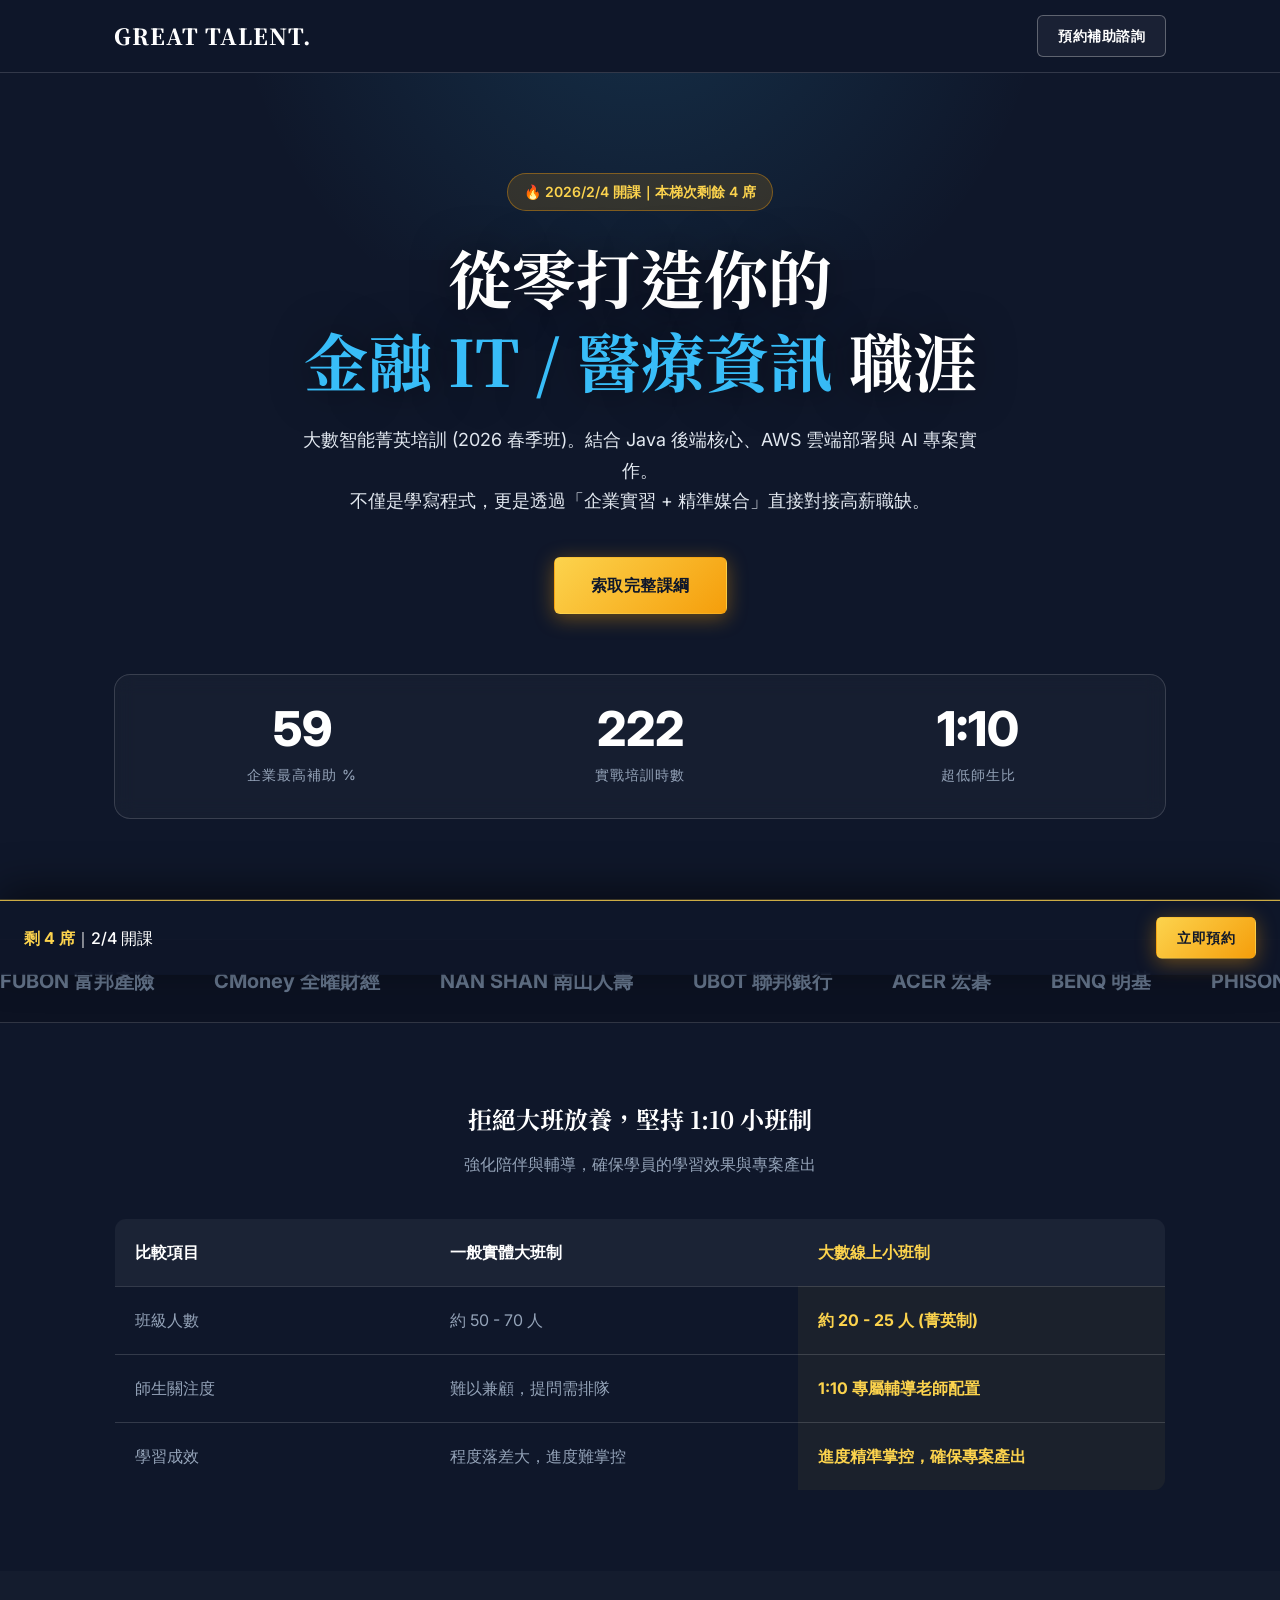
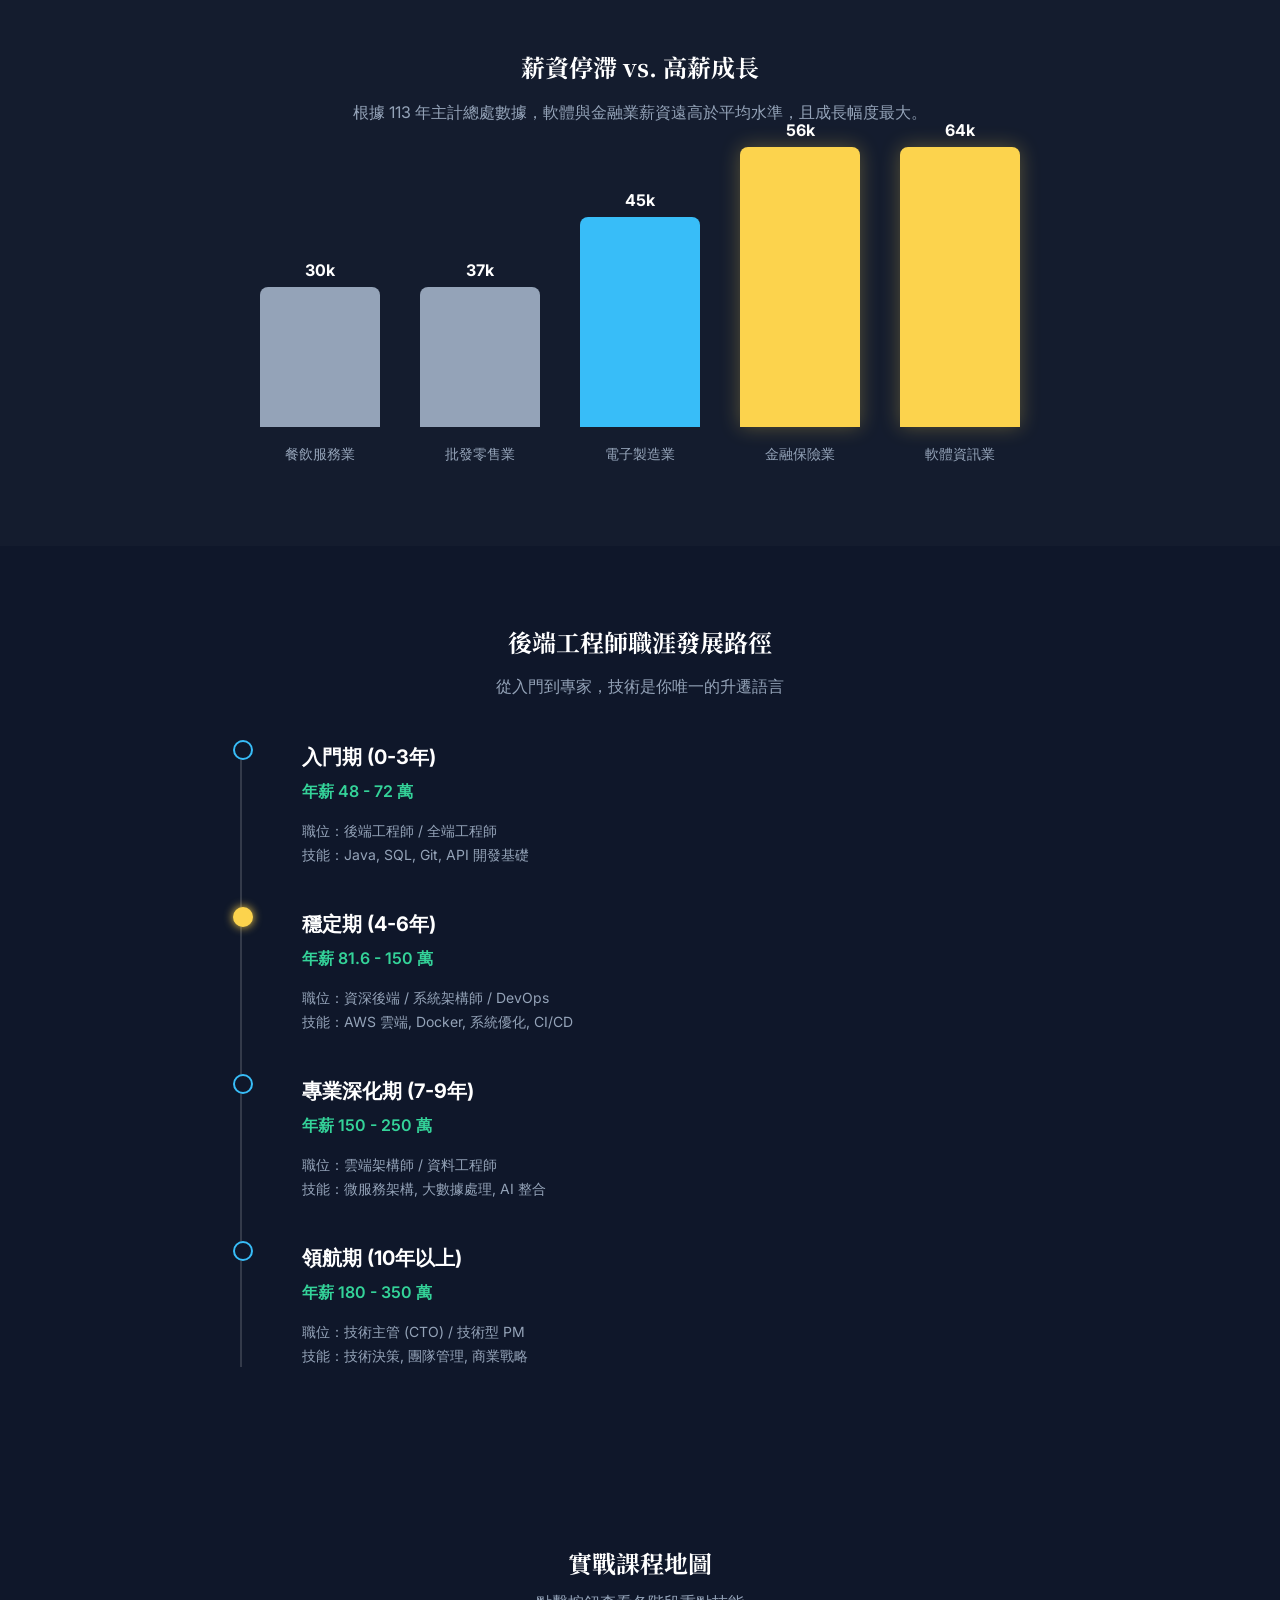
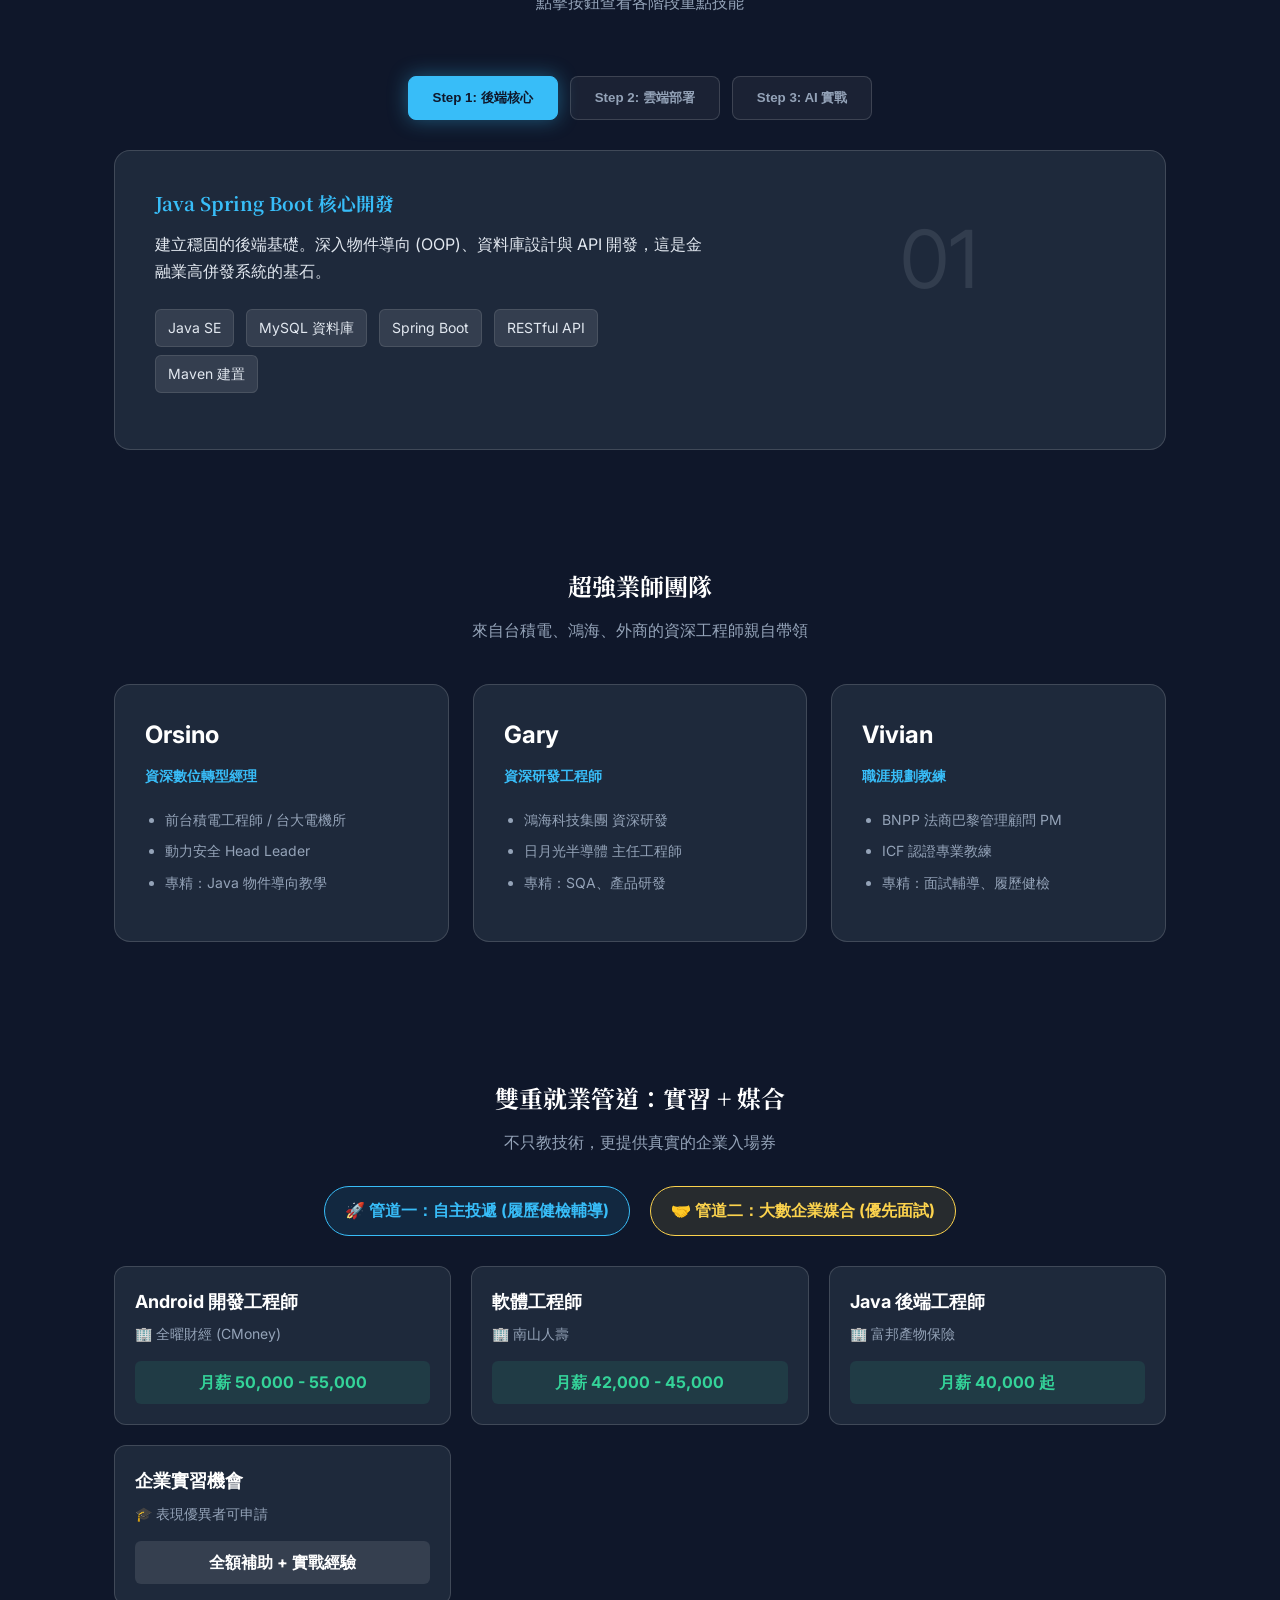
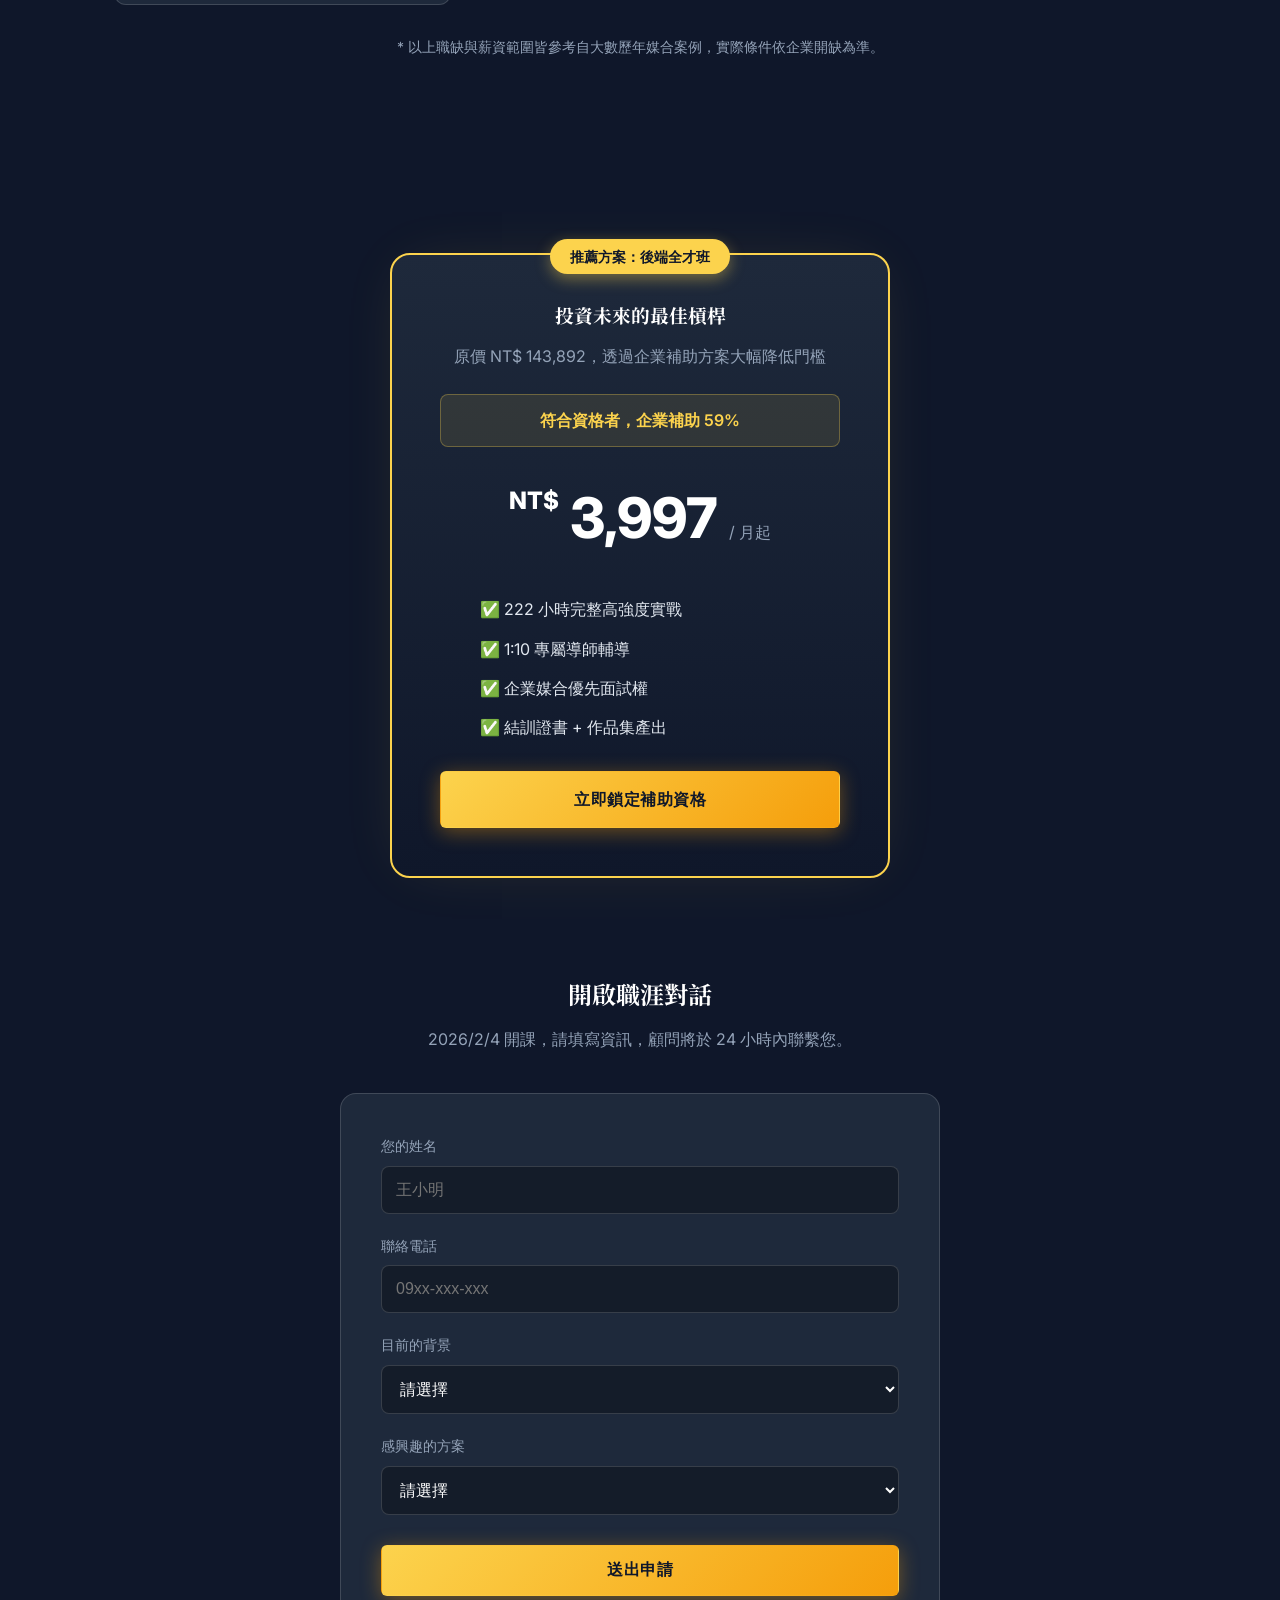
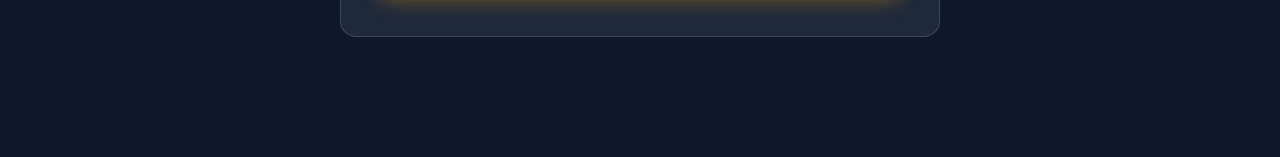
<file: index.html>
<!doctype html>
<html lang="zh-Hant">
<head>
  <meta charset="utf-8" />
  <meta name="viewport" content="width=device-width, initial-scale=1" />
  <title>大數智能｜AI 驅動全端工程師培訓（就業導向班）</title>
  <meta name="description" content="專為金融/醫療產業打造的 IT 人才養成計畫。結合 Java 後端、薪資躍升、企業實習與精準媒合。2026/2/4 開課。" />
  
  <link rel="preconnect" href="https://fonts.googleapis.com">
  <link rel="preconnect" href="https://fonts.gstatic.com" crossorigin>
  <link href="https://fonts.googleapis.com/css2?family=Inter:wght@400;500;600;700&family=Noto+Serif+TC:wght@600;900&display=swap" rel="stylesheet">
  
  <style>
    :root {
      /* Palette: Luminous Navy (高對比深色系) */
      --bg-body: #0F172A;       
      --bg-card: #1E293B;       
      --bg-card-hover: #334155; 
      
      --text-main: #FFFFFF;     
      --text-body: #E2E8F0;     
      --text-muted: #94A3B8;    
      
      --accent-primary: #38BDF8; /* 電光藍 */
      --accent-gold: #FCD34D;    /* 亮金 */
      --accent-green: #34D399;   /* 成功/薪資增長 */
      --border-line: rgba(255, 255, 255, 0.15); 
      
      --font-serif: 'Noto Serif TC', serif;
      --font-sans: 'Inter', system-ui, -apple-system, sans-serif;
      
      --max-w: 1100px;
    }

    /* --- Reset & Base --- */
    * { box-sizing: border-box; outline: none; }
    html { scroll-behavior: smooth; }
    body {
      margin: 0; background: var(--bg-body); color: var(--text-body);
      font-family: var(--font-sans); line-height: 1.7; -webkit-font-smoothing: antialiased;
      overflow-x: hidden;
    }
    a { text-decoration: none; color: inherit; transition: .3s; }
    h1, h2, h3, h4 { color: var(--text-main); font-family: var(--font-serif); margin: 0; line-height: 1.3; }
    ul { padding-left: 20px; }

    /* --- Utilities --- */
    .container { max-width: var(--max-w); margin: 0 auto; padding: 0 24px; position: relative; z-index: 2; }
    .text-center { text-align: center; }
    .gold { color: var(--accent-gold); }
    .blue { color: var(--accent-primary); }
    .green { color: var(--accent-green); }
    
    /* Scroll Reveal Animation Classes */
    .reveal { opacity: 0; transform: translateY(30px); transition: all 0.8s ease-out; }
    .reveal.active { opacity: 1; transform: translateY(0); }

    /* --- Components --- */
    
    /* 按鈕 */
    .btn {
      display: inline-flex; align-items: center; justify-content: center; gap: 8px;
      padding: 14px 36px; font-size: 16px; font-weight: 700; border-radius: 6px;
      cursor: pointer; transition: all 0.3s cubic-bezier(0.4, 0, 0.2, 1); border: 1px solid transparent;
      letter-spacing: 0.5px;
    }
    .btn-gold {
      background: linear-gradient(135deg, #FCD34D 0%, #F59E0B 100%);
      color: #0F172A;
      box-shadow: 0 4px 20px rgba(245, 158, 11, 0.4);
    }
    .btn-gold:hover { transform: translateY(-3px); box-shadow: 0 10px 30px rgba(245, 158, 11, 0.6); }
    
    .btn-outline {
      border: 1px solid rgba(255,255,255,0.3); color: white; background: rgba(255,255,255,0.05);
    }
    .btn-outline:hover { background: rgba(255,255,255,0.15); border-color: white; }

    /* --- Navigation --- */
    nav {
      position: sticky; top: 0; z-index: 100;
      background: rgba(15, 23, 42, 0.9); backdrop-filter: blur(16px);
      border-bottom: 1px solid var(--border-line);
    }
    .nav-inner { height: 72px; display: flex; align-items: center; justify-content: space-between; }
    .brand { font-family: var(--font-serif); font-size: 22px; font-weight: 900; color: white; letter-spacing: 1px; }

    /* --- Hero Section --- */
    .hero { padding: 100px 0 80px; position: relative; overflow: hidden; }
    
    .hero::before {
      content: ''; position: absolute; top: -50%; left: 50%; transform: translateX(-50%);
      width: 1000px; height: 600px;
      background: radial-gradient(circle, rgba(56, 189, 248, 0.15), transparent 70%);
      pointer-events: none; z-index: 0; animation: pulse 6s infinite alternate;
    }
    @keyframes pulse { from { opacity: 0.5; transform: translateX(-50%) scale(0.9); } to { opacity: 1; transform: translateX(-50%) scale(1.1); } }

    .hero-label {
      display: inline-block; padding: 6px 16px; border-radius: 50px;
      background: rgba(245, 158, 11, 0.15); border: 1px solid rgba(245, 158, 11, 0.4);
      color: var(--accent-gold); font-size: 14px; font-weight: 600; margin-bottom: 24px;
    }
    
    .hero h1 { font-size: clamp(40px, 6vw, 64px); margin-bottom: 24px; text-shadow: 0 0 40px rgba(0,0,0,0.5); }
    
    .hero-stats {
      display: grid; grid-template-columns: repeat(3, 1fr); gap: 24px; margin-top: 60px;
      padding: 30px; background: rgba(255,255,255,0.03); border-radius: 16px; border: 1px solid var(--border-line);
      backdrop-filter: blur(10px);
    }
    @media(max-width: 600px) { .hero-stats { grid-template-columns: 1fr; } }
    
    .stat-item { text-align: center; }
    .stat-num { font-size: 48px; font-weight: 800; color: var(--text-main); font-family: var(--font-sans); display: block; line-height: 1; margin-bottom: 8px; }
    .stat-label { font-size: 14px; color: var(--text-muted); font-weight: 500; letter-spacing: 1px; }

    /* --- Salary Comparison Chart (CSS Bar Chart) --- */
    .salary-section { padding: 80px 0; background: rgba(255,255,255,0.02); }
    .salary-chart {
      display: flex; align-items: flex-end; justify-content: center; gap: 40px; height: 300px; margin-top: 40px;
    }
    .bar-group { text-align: center; width: 120px; position: relative; }
    .bar {
      width: 100%; border-radius: 8px 8px 0 0; position: relative; transition: height 1s ease;
      display: flex; align-items: flex-end; justify-content: center; padding-bottom: 10px; font-weight: 700; color: #0F172A;
    }
    .bar.low { height: 140px; background: #94A3B8; }
    .bar.mid { height: 210px; background: #38BDF8; }
    .bar.high { height: 280px; background: #FCD34D; box-shadow: 0 0 20px rgba(252, 211, 77, 0.3); }
    .bar-label { margin-top: 15px; font-size: 14px; color: var(--text-muted); font-weight: 500; }
    .bar-value { position: absolute; top: -30px; width: 100%; text-align: center; color: white; font-weight: 700; }

    /* --- Career Path (Timeline) --- */
    .career-path { padding: 80px 0; }
    .timeline {
      position: relative; max-width: 800px; margin: 40px auto; padding-left: 30px; border-left: 2px solid var(--border-line);
    }
    .timeline-item { position: relative; margin-bottom: 40px; padding-left: 30px; }
    .timeline-item::before {
      content: ''; position: absolute; left: -39px; top: 0; width: 16px; height: 16px;
      background: var(--bg-body); border: 2px solid var(--accent-primary); border-radius: 50%;
    }
    .timeline-item.highlight::before { border-color: var(--accent-gold); background: var(--accent-gold); box-shadow: 0 0 10px var(--accent-gold); }
    
    .role-title { font-size: 20px; font-weight: 700; color: white; margin-bottom: 4px; }
    .salary-range { color: var(--accent-green); font-weight: 600; font-family: var(--font-sans); margin-bottom: 8px; display: block; }
    .role-desc { font-size: 14px; color: var(--text-muted); }

    /* --- Job Matching Grid --- */
    .job-grid { display: grid; grid-template-columns: repeat(auto-fit, minmax(280px, 1fr)); gap: 20px; margin-top: 30px; }
    .job-card {
      background: var(--bg-card); padding: 20px; border-radius: 12px; border: 1px solid var(--border-line);
      display: flex; flex-direction: column; justify-content: space-between;
    }
    .job-role { font-weight: 700; color: white; font-size: 18px; }
    .job-company { color: var(--text-muted); font-size: 14px; margin: 5px 0 15px; display: flex; align-items: center; gap: 6px; }
    .job-salary { 
      background: rgba(52, 211, 153, 0.1); color: var(--accent-green); padding: 8px 12px; 
      border-radius: 6px; font-weight: 700; text-align: center; 
    }

    /* --- Comparison Table --- */
    .comparison-table {
      width: 100%; border-collapse: collapse; margin-top: 40px;
      border: 1px solid var(--border-line); border-radius: 12px; overflow: hidden;
    }
    .comparison-table th, .comparison-table td {
      padding: 20px; text-align: left; border-bottom: 1px solid var(--border-line);
    }
    .comparison-table th { background: rgba(255,255,255,0.05); color: var(--text-main); }
    .comparison-table td { color: var(--text-muted); }
    .comparison-table tr:last-child td { border-bottom: none; }
    .highlight-cell { color: var(--accent-gold) !important; font-weight: 700; background: rgba(252, 211, 77, 0.05); }

    /* --- Interactive Tabs --- */
    .tabs-container { margin-top: 60px; }
    .tab-header { display: flex; justify-content: center; gap: 12px; margin-bottom: 30px; flex-wrap: wrap; }
    
    .tab-btn {
      padding: 12px 24px; border-radius: 8px; background: rgba(255,255,255,0.05);
      border: 1px solid var(--border-line); color: var(--text-muted); cursor: pointer;
      font-weight: 600; transition: .3s;
    }
    .tab-btn.active {
      background: var(--accent-primary); color: #0F172A; border-color: var(--accent-primary);
      box-shadow: 0 0 20px rgba(56, 189, 248, 0.4);
    }

    .tab-content {
      background: var(--bg-card); border: 1px solid var(--border-line); border-radius: 16px;
      padding: 40px; min-height: 300px; position: relative; overflow: hidden;
    }
    .tab-pane { display: none; animation: fadeIn 0.5s ease; }
    .tab-pane.active { display: block; }
    @keyframes fadeIn { from { opacity: 0; transform: translateY(10px); } to { opacity: 1; transform: translateY(0); } }
    
    .curriculum-grid { display: grid; grid-template-columns: 1.2fr 0.8fr; gap: 40px; align-items: start; }
    @media(max-width: 800px) { .curriculum-grid { grid-template-columns: 1fr; } }
    
    .tech-pill {
      display: inline-block; padding: 6px 12px; background: rgba(255,255,255,0.1);
      border-radius: 6px; font-size: 14px; margin: 0 8px 8px 0; border: 1px solid rgba(255,255,255,0.1);
    }

    /* --- Instructor Cards --- */
    .instructor-grid { display: grid; grid-template-columns: repeat(auto-fit, minmax(300px, 1fr)); gap: 24px; margin-top: 40px; }
    .instructor-card {
      background: var(--bg-card); padding: 30px; border-radius: 16px; border: 1px solid var(--border-line);
      transition: .3s;
    }
    .instructor-card:hover { border-color: var(--accent-gold); transform: translateY(-5px); }
    .instructor-name { font-size: 24px; font-weight: 700; color: white; margin-bottom: 8px; }
    .instructor-role { color: var(--accent-primary); font-size: 14px; margin-bottom: 20px; font-weight: 600; text-transform: uppercase; }
    .instructor-exp li { margin-bottom: 8px; font-size: 14px; color: var(--text-muted); }

    /* --- Pricing Card --- */
    .pricing-section { margin: 100px 0; }
    .pricing-card {
      background: linear-gradient(180deg, #1E293B 0%, #0F172A 100%);
      border: 2px solid var(--accent-gold); border-radius: 20px;
      padding: 48px; text-align: center; position: relative; max-width: 500px; margin: 0 auto;
      box-shadow: 0 0 60px -20px rgba(252, 211, 77, 0.15);
    }
    .badge-float {
      position: absolute; top: -16px; left: 50%; transform: translateX(-50%);
      background: var(--accent-gold); color: #0F172A; font-weight: 800; padding: 6px 20px;
      border-radius: 50px; font-size: 14px; box-shadow: 0 5px 15px rgba(252, 211, 77, 0.4);
    }
    
    .price-display { font-size: 56px; font-weight: 800; color: white; margin: 20px 0 10px; font-family: var(--font-sans); }
    .price-sub { color: var(--text-muted); font-size: 16px; }
    .highlight-box {
      background: rgba(252, 211, 77, 0.1); border: 1px solid rgba(252, 211, 77, 0.3);
      color: var(--accent-gold); padding: 12px; border-radius: 8px; margin: 24px 0;
      font-weight: 600;
    }

    /* --- Form --- */
    .form-container {
      background: var(--bg-card); padding: 40px; border-radius: 16px; border: 1px solid var(--border-line);
      max-width: 600px; margin: 0 auto;
    }
    .input-group { margin-bottom: 20px; text-align: left; }
    .input-label { display: block; margin-bottom: 8px; color: var(--text-muted); font-size: 14px; }
    .form-input {
      width: 100%; padding: 14px; background: rgba(0,0,0,0.3); border: 1px solid var(--border-line);
      border-radius: 8px; color: white; font-size: 16px; transition: .3s;
    }
    .form-input:focus { border-color: var(--accent-primary); box-shadow: 0 0 0 3px rgba(56, 189, 248, 0.2); background: rgba(0,0,0,0.5); }
    select.form-input { cursor: pointer; }
    select.form-input option { background: var(--bg-card); color: white; }

    /* --- Partners Marquee --- */
    .marquee-wrap {
      border-top: 1px solid var(--border-line); border-bottom: 1px solid var(--border-line);
      background: rgba(0,0,0,0.2); padding: 24px 0; overflow: hidden; margin-top: 40px;
    }
    .marquee-track { display: flex; gap: 60px; animation: scroll 30s linear infinite; width: max-content; }
    .partner-logo { font-size: 20px; font-weight: 700; color: #64748B; transition: .3s; white-space: nowrap; }
    .partner-logo:hover { color: white; text-shadow: 0 0 15px white; }
    @keyframes scroll { 0% { transform: translateX(0); } 100% { transform: translateX(-50%); } }

    /* --- Sticky Mobile Bar --- */
    .sticky-bar {
      position: fixed; bottom: 0; left: 0; right: 0; padding: 16px 24px;
      background: rgba(15, 23, 42, 0.95); border-top: 1px solid var(--accent-gold);
      display: flex; justify-content: space-between; align-items: center; z-index: 99;
      transform: translateY(100%); transition: transform 0.3s ease;
      box-shadow: 0 -10px 40px rgba(0,0,0,0.5);
    }
    .sticky-bar.visible { transform: translateY(0); }

  </style>
</head>
<body>

  <nav>
    <div class="container nav-inner">
      <div class="brand">GREAT TALENT.</div>
      <a href="#form-sec" class="btn btn-outline" style="padding: 8px 20px; font-size: 14px;">預約補助諮詢</a>
    </div>
  </nav>

  <header class="hero">
    <div class="container text-center reveal">
      <div class="hero-label">🔥 2026/2/4 開課｜本梯次剩餘 <span class="gold">4</span> 席</div>
      
      <h1>
        從零打造你的 <br>
        <span class="blue">金融 IT / 醫療資訊</span> 職涯
      </h1>
      
      <p style="font-size: 18px; color: var(--text-body); max-width: 680px; margin: 24px auto 40px;">
        大數智能菁英培訓 (2026 春季班)。結合 Java 後端核心、AWS 雲端部署與 AI 專案實作。<br>
        不僅是學寫程式，更是透過「企業實習 + 精準媒合」直接對接高薪職缺。
      </p>

      <div>
        <a href="#form-sec" class="btn btn-gold">索取完整課綱</a>
      </div>

      <div class="hero-stats">
        <div class="stat-item">
          <span class="stat-num count-up" data-target="59">0</span>
          <span class="stat-label">企業最高補助 %</span>
        </div>
        <div class="stat-item">
          <span class="stat-num count-up" data-target="222">0</span>
          <span class="stat-label">實戰培訓時數</span>
        </div>
        <div class="stat-item">
          <span class="stat-num">1:10</span>
          <span class="stat-label">超低師生比</span>
        </div>
      </div>
    </div>
  </header>

  <div class="marquee-wrap">
    <div class="marquee-track">
      <div class="partner-logo">FUBON 富邦產險</div>
      <div class="partner-logo">CMoney 全曜財經</div>
      <div class="partner-logo">NAN SHAN 南山人壽</div>
      <div class="partner-logo">UBOT 聯邦銀行</div>
      <div class="partner-logo">ACER 宏碁</div>
      <div class="partner-logo">BENQ 明基</div>
      <div class="partner-logo">PHISON 群聯電子</div>
      <div class="partner-logo">喬山健康科技</div>
      <div class="partner-logo">資拓宏宇</div>
      <div class="partner-logo">哲煜科技</div>
      <div class="partner-logo">FUBON 富邦產險</div>
      <div class="partner-logo">CMoney 全曜財經</div>
      <div class="partner-logo">NAN SHAN 南山人壽</div>
      <div class="partner-logo">UBOT 聯邦銀行</div>
    </div>
  </div>

  <section class="container reveal" style="padding: 80px 24px;">
    <div class="text-center">
      <h2>拒絕大班放養，堅持 1:10 小班制</h2>
      <p style="color: var(--text-muted); margin-bottom: 30px;">強化陪伴與輔導，確保學員的學習效果與專案產出</p>
    </div>
    <table class="comparison-table">
      <thead>
        <tr>
          <th width="30%">比較項目</th>
          <th>一般實體大班制</th>
          <th class="highlight-cell" width="35%">大數線上小班制</th>
        </tr>
      </thead>
      <tbody>
        <tr>
          <td>班級人數</td>
          <td>約 50 - 70 人</td>
          <td class="highlight-cell">約 20 - 25 人 (菁英制)</td>
        </tr>
        <tr>
          <td>師生關注度</td>
          <td>難以兼顧，提問需排隊</td>
          <td class="highlight-cell">1:10 專屬輔導老師配置</td>
        </tr>
        <tr>
          <td>學習成效</td>
          <td>程度落差大，進度難掌控</td>
          <td class="highlight-cell">進度精準掌控，確保專案產出</td>
        </tr>
      </tbody>
    </table>
  </section>

  <section class="salary-section reveal">
    <div class="container text-center">
      <h2>薪資停滯 vs. 高薪成長</h2>
      <p style="color: var(--text-muted);">根據 113 年主計總處數據，軟體與金融業薪資遠高於平均水準，且成長幅度最大。</p>
      
      <div class="salary-chart">
        <div class="bar-group">
          <div class="bar-value">30k</div>
          <div class="bar low"></div>
          <div class="bar-label">餐飲服務業</div>
        </div>
        <div class="bar-group">
          <div class="bar-value">37k</div>
          <div class="bar low"></div>
          <div class="bar-label">批發零售業</div>
        </div>
        <div class="bar-group">
          <div class="bar-value">45k</div>
          <div class="bar mid"></div>
          <div class="bar-label">電子製造業</div>
        </div>
        <div class="bar-group">
          <div class="bar-value">56k</div>
          <div class="bar high"></div>
          <div class="bar-label">金融保險業</div>
        </div>
        <div class="bar-group">
          <div class="bar-value">64k</div>
          <div class="bar high"></div>
          <div class="bar-label">軟體資訊業</div>
        </div>
      </div>
    </div>
  </section>

  <section class="career-path reveal">
    <div class="container">
      <div class="text-center">
        <h2>後端工程師職涯發展路徑</h2>
        <p style="color: var(--text-muted);">從入門到專家，技術是你唯一的升遷語言</p>
      </div>

      <div class="timeline">
        <div class="timeline-item">
          <div class="role-title">入門期 (0-3年)</div>
          <span class="salary-range">年薪 48 - 72 萬</span>
          <p class="role-desc">職位：後端工程師 / 全端工程師<br>技能：Java, SQL, Git, API 開發基礎</p>
        </div>
        <div class="timeline-item highlight">
          <div class="role-title">穩定期 (4-6年)</div>
          <span class="salary-range">年薪 81.6 - 150 萬</span>
          <p class="role-desc">職位：資深後端 / 系統架構師 / DevOps<br>技能：AWS 雲端, Docker, 系統優化, CI/CD</p>
        </div>
        <div class="timeline-item">
          <div class="role-title">專業深化期 (7-9年)</div>
          <span class="salary-range">年薪 150 - 250 萬</span>
          <p class="role-desc">職位：雲端架構師 / 資料工程師<br>技能：微服務架構, 大數據處理, AI 整合</p>
        </div>
        <div class="timeline-item">
          <div class="role-title">領航期 (10年以上)</div>
          <span class="salary-range">年薪 180 - 350 萬</span>
          <p class="role-desc">職位：技術主管 (CTO) / 技術型 PM<br>技能：技術決策, 團隊管理, 商業戰略</p>
        </div>
      </div>
    </div>
  </section>

  <section class="container reveal" style="padding: 60px 24px;">
    <div class="text-center">
      <h2>實戰課程地圖</h2>
      <p style="color: var(--text-muted); margin-top: 10px;">點擊按鈕查看各階段重點技能</p>
    </div>

    <div class="tabs-container">
      <div class="tab-header">
        <button class="tab-btn active" onclick="switchTab(0)">Step 1: 後端核心</button>
        <button class="tab-btn" onclick="switchTab(1)">Step 2: 雲端部署</button>
        <button class="tab-btn" onclick="switchTab(2)">Step 3: AI 實戰</button>
      </div>

      <div class="tab-content">
        <div class="tab-pane active" id="tab-0">
          <div class="curriculum-grid">
            <div>
              <h3 class="blue">Java Spring Boot 核心開發</h3>
              <p style="margin: 16px 0 24px;">建立穩固的後端基礎。深入物件導向 (OOP)、資料庫設計與 API 開發，這是金融業高併發系統的基石。</p>
              <div>
                <span class="tech-pill">Java SE</span>
                <span class="tech-pill">MySQL 資料庫</span>
                <span class="tech-pill">Spring Boot</span>
                <span class="tech-pill">RESTful API</span>
                <span class="tech-pill">Maven 建置</span>
              </div>
            </div>
            <div class="text-center" style="font-size: 80px; opacity: 0.1;">01</div>
          </div>
        </div>

        <div class="tab-pane" id="tab-1">
          <div class="curriculum-grid">
            <div>
              <h3 class="blue">AWS 雲端與容器化技術</h3>
              <p style="margin: 16px 0 24px;">現代化開發必備技能。學習 Docker 封裝與 AWS 雲端環境架設，讓程式碼具備企業級擴展性。</p>
              <div>
                <span class="tech-pill">Docker 容器化</span>
                <span class="tech-pill">AWS EC2/RDS</span>
                <span class="tech-pill">CI/CD 持續整合</span>
                <span class="tech-pill">Web Security</span>
              </div>
            </div>
            <div class="text-center" style="font-size: 80px; opacity: 0.1;">02</div>
          </div>
        </div>

        <div class="tab-pane" id="tab-2">
          <div class="curriculum-grid">
            <div>
              <h3 class="blue">AI 協作與商業級專案</h3>
              <p style="margin: 16px 0 24px;">掌握 Spring AI 框架與向量資料庫。不僅是開發，更學會如何用 AI 提升 300% 效率。包含完整商業專案。</p>
              <div>
                <span class="tech-pill">Spring AI</span>
                <span class="tech-pill">Vector DB</span>
                <span class="tech-pill">Prompt Engineering</span>
              </div>
              <div class="project-card">
                <strong>💡 畢業專題實作：</strong><br>
                1. 智慧圖書館資料串流平台<br>
                2. ICU 生理訊號監測平台 (即時分析與異常警示)
              </div>
            </div>
            <div class="text-center" style="font-size: 80px; opacity: 0.1;">03</div>
          </div>
        </div>
      </div>
    </div>
  </section>

  <section class="container reveal" style="padding: 60px 24px;">
    <div class="text-center">
      <h2>超強業師團隊</h2>
      <p style="color: var(--text-muted);">來自台積電、鴻海、外商的資深工程師親自帶領</p>
    </div>
    <div class="instructor-grid">
      <div class="instructor-card">
        <div class="instructor-name">Orsino</div>
        <div class="instructor-role">資深數位轉型經理</div>
        <ul class="instructor-exp">
          <li>前台積電工程師 / 台大電機所</li>
          <li>動力安全 Head Leader</li>
          <li>專精：Java 物件導向教學</li>
        </ul>
      </div>
      <div class="instructor-card">
        <div class="instructor-name">Gary</div>
        <div class="instructor-role">資深研發工程師</div>
        <ul class="instructor-exp">
          <li>鴻海科技集團 資深研發</li>
          <li>日月光半導體 主任工程師</li>
          <li>專精：SQA、產品研發</li>
        </ul>
      </div>
      <div class="instructor-card">
        <div class="instructor-name">Vivian</div>
        <div class="instructor-role">職涯規劃教練</div>
        <ul class="instructor-exp">
          <li>BNPP 法商巴黎管理顧問 PM</li>
          <li>ICF 認證專業教練</li>
          <li>專精：面試輔導、履歷健檢</li>
        </ul>
      </div>
    </div>
  </section>

  <section class="container reveal" style="padding: 80px 24px;">
    <div class="text-center">
      <h2>雙重就業管道：實習 + 媒合</h2>
      <p style="color: var(--text-muted);">不只教技術，更提供真實的企業入場券</p>
    </div>

    <div style="display: flex; gap: 20px; justify-content: center; margin-top: 30px; flex-wrap: wrap;">
      <div style="background: rgba(56, 189, 248, 0.1); border: 1px solid var(--accent-primary); padding: 10px 20px; border-radius: 50px; color: var(--accent-primary); font-weight: 700;">
        🚀 管道一：自主投遞 (履歷健檢輔導)
      </div>
      <div style="background: rgba(252, 211, 77, 0.1); border: 1px solid var(--accent-gold); padding: 10px 20px; border-radius: 50px; color: var(--accent-gold); font-weight: 700;">
        🤝 管道二：大數企業媒合 (優先面試)
      </div>
    </div>

    <div class="job-grid">
      <div class="job-card">
        <div class="job-role">Android 開發工程師</div>
        <div class="job-company">🏢 全曜財經 (CMoney)</div>
        <div class="job-salary">月薪 50,000 - 55,000</div>
      </div>
      <div class="job-card">
        <div class="job-role">軟體工程師</div>
        <div class="job-company">🏢 南山人壽</div>
        <div class="job-salary">月薪 42,000 - 45,000</div>
      </div>
      <div class="job-card">
        <div class="job-role">Java 後端工程師</div>
        <div class="job-company">🏢 富邦產物保險</div>
        <div class="job-salary">月薪 40,000 起</div>
      </div>
      <div class="job-card">
        <div class="job-role">企業實習機會</div>
        <div class="job-company">🎓 表現優異者可申請</div>
        <div class="job-salary" style="background: rgba(255,255,255,0.1); color: white;">全額補助 + 實戰經驗</div>
      </div>
    </div>
    
    <p class="text-center" style="margin-top: 30px; font-size: 14px; color: var(--text-muted);">
      * 以上職缺與薪資範圍皆參考自大數歷年媒合案例，實際條件依企業開缺為準。
    </p>
  </section>

  <section class="pricing-section reveal">
    <div class="container">
      <div class="pricing-card">
        <div class="badge-float">推薦方案：後端全才班</div>
        <h3>投資未來的最佳槓桿</h3>
        <p class="price-sub">原價 NT$ 143,892，透過企業補助方案大幅降低門檻</p>
        
        <div class="highlight-box">
          符合資格者，企業補助 59%
        </div>

        <div class="price-display">
          <span style="font-size: 24px; vertical-align: top; margin-top: 10px; display: inline-block;">NT$</span>
          3,997
          <span style="font-size: 16px; color: var(--text-muted); font-weight: 400;">/ 月起</span>
        </div>

        <ul style="text-align: left; margin: 30px auto; max-width: 320px; color: var(--text-body); list-style: none; padding: 0;">
          <li style="margin-bottom: 12px;">✅ 222 小時完整高強度實戰</li>
          <li style="margin-bottom: 12px;">✅ 1:10 專屬導師輔導</li>
          <li style="margin-bottom: 12px;">✅ 企業媒合優先面試權</li>
          <li style="margin-bottom: 12px;">✅ 結訓證書 + 作品集產出</li>
        </ul>

        <a href="#form-sec" class="btn btn-gold" style="width: 100%;">立即鎖定補助資格</a>
      </div>
    </div>
  </section>

  <section id="form-sec" class="container reveal" style="padding-bottom: 120px;">
    <div class="text-center" style="margin-bottom: 40px;">
      <h2>開啟職涯對話</h2>
      <p style="color: var(--text-muted);">2026/2/4 開課，請填寫資訊，顧問將於 24 小時內聯繫您。</p>
    </div>

    <div class="form-container">
      <form onsubmit="event.preventDefault(); alert('資料已送出（模擬）');">
        <div class="input-group">
          <label class="input-label">您的姓名</label>
          <input type="text" class="form-input" placeholder="王小明" required>
        </div>
        
        <div class="input-group">
          <label class="input-label">聯絡電話</label>
          <input type="tel" class="form-input" placeholder="09xx-xxx-xxx" required>
        </div>
        
        <div class="input-group">
          <label class="input-label">目前的背景</label>
          <select class="form-input" required>
            <option value="" disabled selected>請選擇</option>
            <option>金融/商管背景 (想轉 Fintech)</option>
            <option>一般行政/服務業 (想轉職)</option>
            <option>資訊相關科系 (想補強實務)</option>
          </select>
        </div>
        
        <div class="input-group">
          <label class="input-label">感興趣的方案</label>
          <select class="form-input" required>
            <option value="" disabled selected>請選擇</option>
            <option>後端全才 (補助 59% / $3,997月)</option>
            <option>後端必修 (補助 46% / $2,767月)</option>
            <option>申請企業實習 / 媒合諮詢</option>
          </select>
        </div>
        
        <button type="submit" class="btn btn-gold" style="width: 100%; margin-top: 10px;">送出申請</button>
      </form>
    </div>
  </section>

  <div class="sticky-bar" id="stickyBar">
    <div style="color: white; font-weight: 500;">
      <span class="gold" style="font-weight: 700;">剩 4 席</span>｜2/4 開課
    </div>
    <a href="#form-sec" class="btn btn-gold" style="padding: 8px 20px; font-size: 14px;">立即預約</a>
  </div>

  <script>
    // Count-up Animation
    function animateValue(obj, start, end, duration) {
      let startTimestamp = null;
      const step = (timestamp) => {
        if (!startTimestamp) startTimestamp = timestamp;
        const progress = Math.min((timestamp - startTimestamp) / duration, 1);
        obj.innerHTML = Math.floor(progress * (end - start) + start);
        if (progress < 1) {
          window.requestAnimationFrame(step);
        }
      };
      window.requestAnimationFrame(step);
    }

    const counters = document.querySelectorAll('.count-up');
    const observer = new IntersectionObserver((entries) => {
      entries.forEach(entry => {
        if (entry.isIntersecting) {
          const target = parseInt(entry.target.getAttribute('data-target'));
          animateValue(entry.target, 0, target, 2000);
          observer.unobserve(entry.target);
        }
      });
    }, { threshold: 0.5 });
    
    counters.forEach(counter => observer.observe(counter));

    // Tab Switching
    function switchTab(index) {
      document.querySelectorAll('.tab-btn').forEach((btn, i) => {
        if(i === index) btn.classList.add('active');
        else btn.classList.remove('active');
      });
      document.querySelectorAll('.tab-pane').forEach((pane, i) => {
        if(i === index) pane.classList.add('active');
        else pane.classList.remove('active');
      });
    }

    // Scroll Reveal
    const revealElements = document.querySelectorAll('.reveal');
    const revealObserver = new IntersectionObserver((entries) => {
      entries.forEach(entry => {
        if(entry.isIntersecting) {
          entry.target.classList.add('active');
        }
      });
    }, { threshold: 0.1 });
    revealElements.forEach(el => revealObserver.observe(el));

    // Sticky Bar Visibility
    const stickyBar = document.getElementById('stickyBar');
    window.addEventListener('scroll', () => {
      if(window.scrollY > 600) stickyBar.classList.add('visible');
      else stickyBar.classList.remove('visible');
    });
  </script>
</body>
</html>
</file>
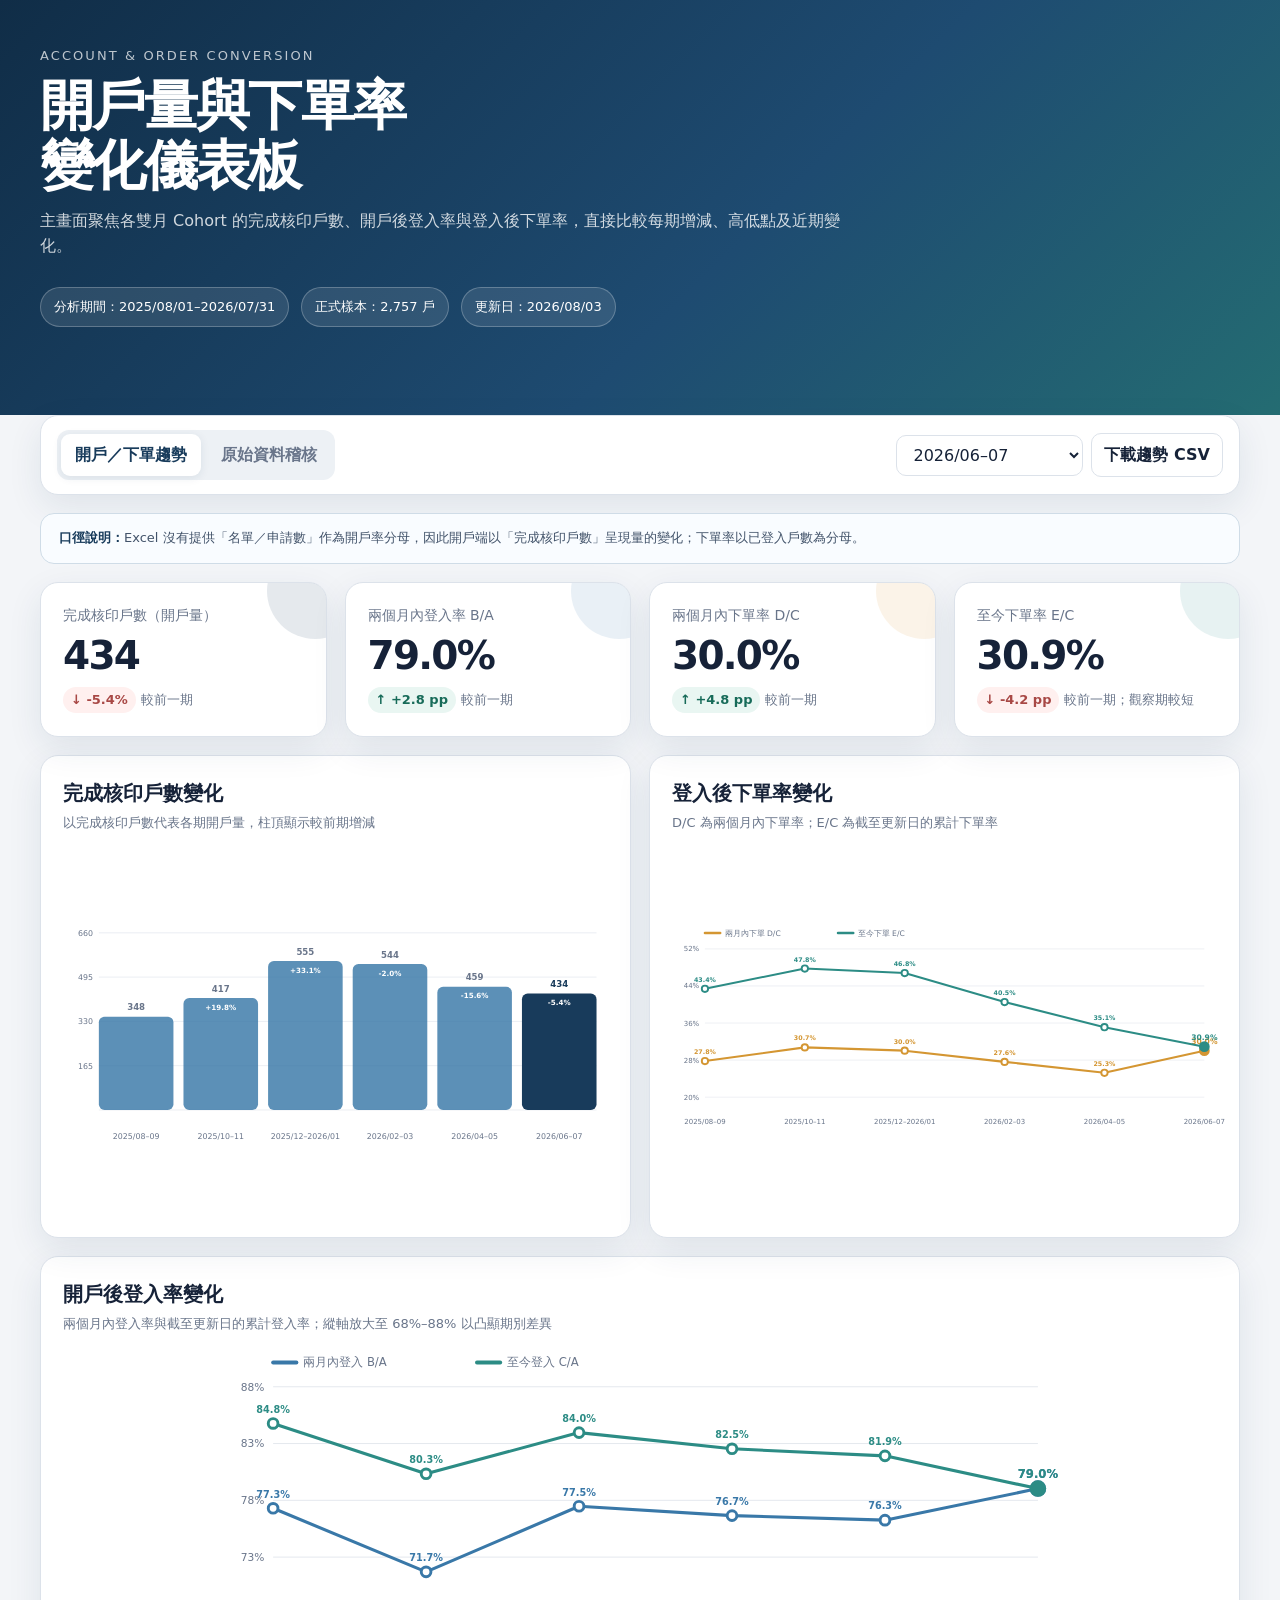
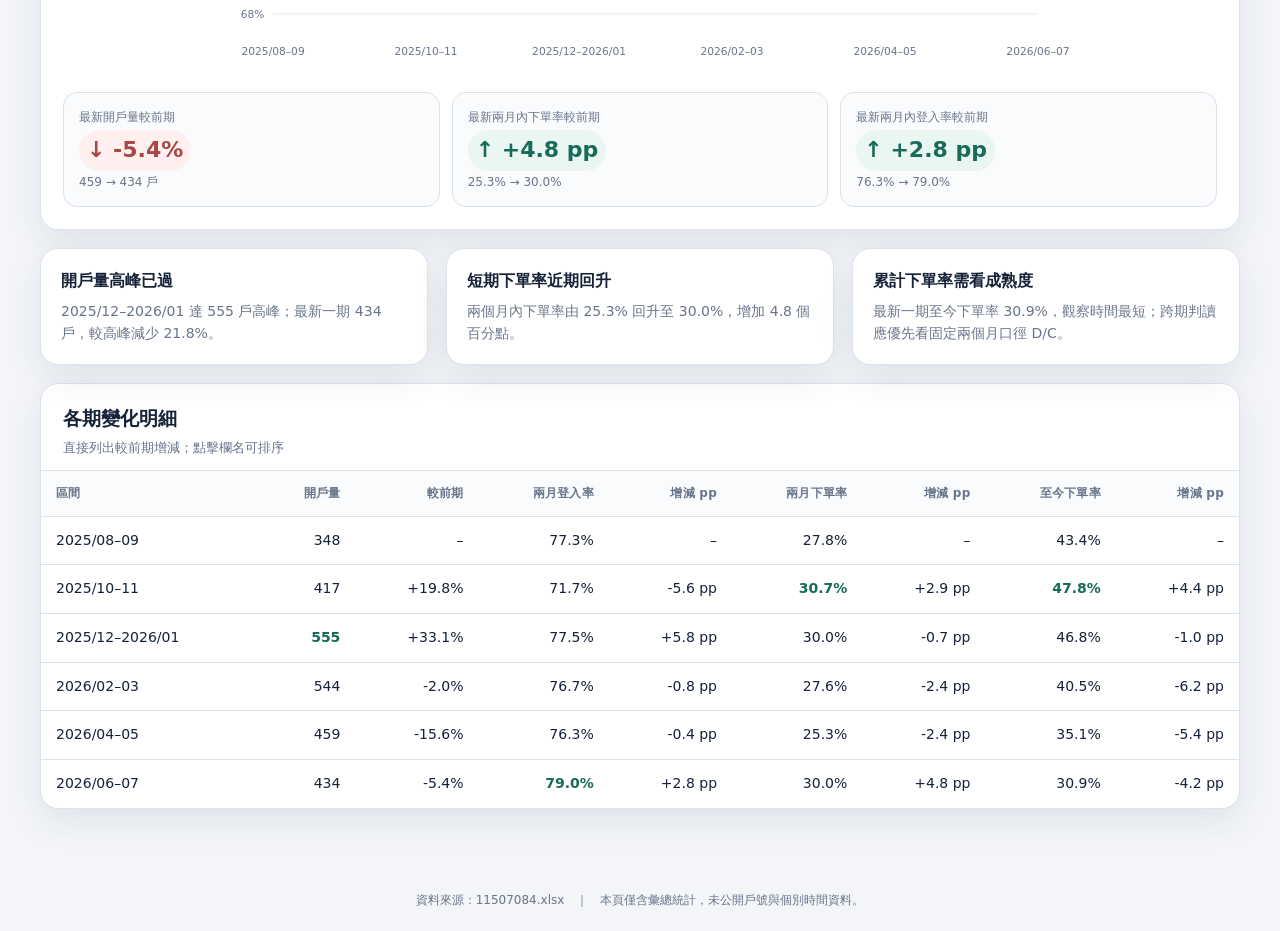
<file: account-conversion-dashboard/index.html>
<!doctype html>
<html lang="zh-Hant">
<head>
  <meta charset="utf-8">
  <meta name="viewport" content="width=device-width,initial-scale=1">
  <title>開戶與下單率變化儀表板</title>
  <meta name="description" content="完成核印戶數、開戶後登入率與下單率的互動式趨勢分析">
  <link rel="stylesheet" href="style.css">
</head>
<body>
<header class="topbar">
  <div class="wrap">
    <div class="eyebrow">ACCOUNT & ORDER CONVERSION</div>
    <h1>開戶量與下單率<br>變化儀表板</h1>
    <p class="subtitle">主畫面聚焦各雙月 Cohort 的完成核印戶數、開戶後登入率與登入後下單率，直接比較每期增減、高低點及近期變化。</p>
    <div class="scopebar">
      <span class="pill">分析期間：2025/08/01–2026/07/31</span>
      <span class="pill">正式樣本：2,757 戶</span>
      <span class="pill">更新日：2026/08/03</span>
    </div>
  </div>
</header>
<main class="wrap">
  <div class="toolbar">
    <div class="tabs"><button class="tab active" data-target="overview">開戶／下單趨勢</button><button class="tab" data-target="audit">原始資料稽核</button></div>
    <div class="actions"><select id="periodSelect" aria-label="選擇分析區間"></select><button class="btn" id="downloadCsv">下載趨勢 CSV</button></div>
  </div>

  <section class="overview active" id="overview">
    <div class="focus-note"><strong>口徑說明：</strong>Excel 沒有提供「名單／申請數」作為開戶率分母，因此開戶端以「完成核印戶數」呈現量的變化；下單率以已登入戶數為分母。</div>
    <div class="grid kpis">
      <article class="card kpi" style="--tone:#183b5b"><div class="kpi-label">完成核印戶數（開戶量）</div><div class="kpi-value" id="kpiA">–</div><div class="kpi-note" id="kpiANote">–</div></article>
      <article class="card kpi" style="--tone:#3978a8"><div class="kpi-label">兩個月內登入率 B/A</div><div class="kpi-value" id="kpiBRate">–</div><div class="kpi-note" id="kpiBNote">–</div></article>
      <article class="card kpi" style="--tone:#d49632"><div class="kpi-label">兩個月內下單率 D/C</div><div class="kpi-value" id="kpiDRate">–</div><div class="kpi-note" id="kpiDNote">–</div></article>
      <article class="card kpi" style="--tone:#2c8c85"><div class="kpi-label">至今下單率 E/C</div><div class="kpi-value" id="kpiERate">–</div><div class="kpi-note" id="kpiENote">–</div></article>
    </div>

    <div class="grid two">
      <article class="card panel">
        <div class="panel-head"><div><h2>完成核印戶數變化</h2><div class="panel-desc">以完成核印戶數代表各期開戶量，柱頂顯示較前期增減</div></div></div>
        <div class="chartbox large" id="accountChart"></div>
      </article>
      <article class="card panel">
        <div class="panel-head"><div><h2>登入後下單率變化</h2><div class="panel-desc">D/C 為兩個月內下單率；E/C 為截至更新日的累計下單率</div></div></div>
        <div class="chartbox large" id="orderRateChart"></div>
      </article>
    </div>

    <article class="card panel wide">
      <div class="panel-head"><div><h2>開戶後登入率變化</h2><div class="panel-desc">兩個月內登入率與截至更新日的累計登入率；縱軸放大至 68%–88% 以凸顯期別差異</div></div></div>
      <div class="chartbox" id="loginRateChart"></div>
      <div class="change-strip">
        <div class="change-item"><div class="label">最新開戶量較前期</div><div class="value" id="latestAccountChange">–</div><div class="sub" id="latestAccountSub">–</div></div>
        <div class="change-item"><div class="label">最新兩月內下單率較前期</div><div class="value" id="latestOrderChange">–</div><div class="sub" id="latestOrderSub">–</div></div>
        <div class="change-item"><div class="label">最新兩月內登入率較前期</div><div class="value" id="latestLoginChange">–</div><div class="sub" id="latestLoginSub">–</div></div>
      </div>
    </article>

    <div class="grid insights">
      <article class="card insight"><strong>開戶量高峰已過</strong><p id="insightAccount">–</p></article>
      <article class="card insight"><strong>短期下單率近期回升</strong><p id="insightOrder">–</p></article>
      <article class="card insight"><strong>累計下單率需看成熟度</strong><p id="insightMaturity">–</p></article>
    </div>

    <article class="card table-card">
      <div class="table-head"><div><h2 style="margin:0;font-size:19px">各期變化明細</h2><div class="panel-desc">直接列出較前期增減；點擊欄名可排序</div></div></div>
      <div class="table-scroll"><table id="cohortTable"><thead><tr>
        <th data-key="period">區間</th><th data-key="A">開戶量</th><th data-key="A_delta">較前期</th><th data-key="B_rate">兩月登入率</th><th data-key="B_delta">增減 pp</th><th data-key="D_rate_C">兩月下單率</th><th data-key="D_delta">增減 pp</th><th data-key="E_rate_C">至今下單率</th><th data-key="E_delta">增減 pp</th>
      </tr></thead><tbody></tbody></table></div>
    </article>
  </section>

  <section class="audit" id="audit">
    <div class="grid audit-kpis">
      <article class="card kpi" style="--tone:#183b5b"><div class="kpi-label">原始資料筆數</div><div class="kpi-value" id="rawRows">–</div><div class="kpi-note">含 2025/06–07 的 184 筆前期資料</div></article>
      <article class="card kpi" style="--tone:#2c8c85"><div class="kpi-label">登入中位時間</div><div class="kpi-value" id="loginMedian">–</div><div class="kpi-note">核印至登入，排除負值</div></article>
      <article class="card kpi" style="--tone:#d49632"><div class="kpi-label">下單中位時間</div><div class="kpi-value" id="orderMedian">–</div><div class="kpi-note">核印至首次申購</div></article>
      <article class="card kpi" style="--tone:#bd5b59"><div class="kpi-label">異常時序筆數</div><div class="kpi-value" id="anomalyCount">–</div><div class="kpi-note">登入早於核印＋下單早於登入</div></article>
    </div>
    <div class="grid two">
      <article class="card panel"><div class="panel-head"><div><h2>核印至首次登入時間</h2><div class="panel-desc">72.4% 的有效登入發生在 3 日內</div></div></div><div class="chartbox small" id="loginDelayChart"></div></article>
      <article class="card panel"><div class="panel-head"><div><h2>核印至首次下單時間</h2><div class="panel-desc">中位數 14 日，約半數在兩週內完成</div></div></div><div class="chartbox small" id="orderDelayChart"></div></article>
    </div>
    <div class="grid two">
      <article class="card panel"><div class="panel-head"><div><h2>原始月度轉換</h2><div class="panel-desc">直接依 row-level 時間欄位重算，僅供趨勢稽核</div></div></div><div class="chartbox" id="monthlyChart"></div></article>
      <article class="card panel"><div class="panel-head"><div><h2>資料品質檢查</h2><div class="panel-desc">不公開戶號，僅呈現異常數量</div></div></div><div class="quality-list">
        <div class="quality-item"><span>重複戶號</span><span id="qDup"></span></div><div class="quality-item"><span>登入早於核印</span><span id="qLoginBefore"></span></div><div class="quality-item"><span>下單早於登入</span><span id="qOrderBefore"></span></div><div class="quality-item"><span>有下單、無登入紀錄</span><span id="qNoLogin"></span></div><div class="quality-item"><span>摘要 C 與原始登入差異</span><span id="qLoginDiff"></span></div><div class="quality-item"><span>摘要 E 與原始下單差異</span><span id="qOrderDiff"></span></div>
      </div></article>
    </div>
    <div class="warning"><strong>口徑提醒</strong>摘要表的 C、E 與原始時間欄位直接重算結果不完全一致，正式 KPI 保留摘要表數字，原始重算只用於稽核與找問題。</div>
  </section>
</main>
<footer>資料來源：11507084.xlsx　｜　本頁僅含彙總統計，未公開戶號與個別時間資料。</footer>
<script src="data.js"></script>
<script src="app.js"></script>
</body>
</html>
</file>
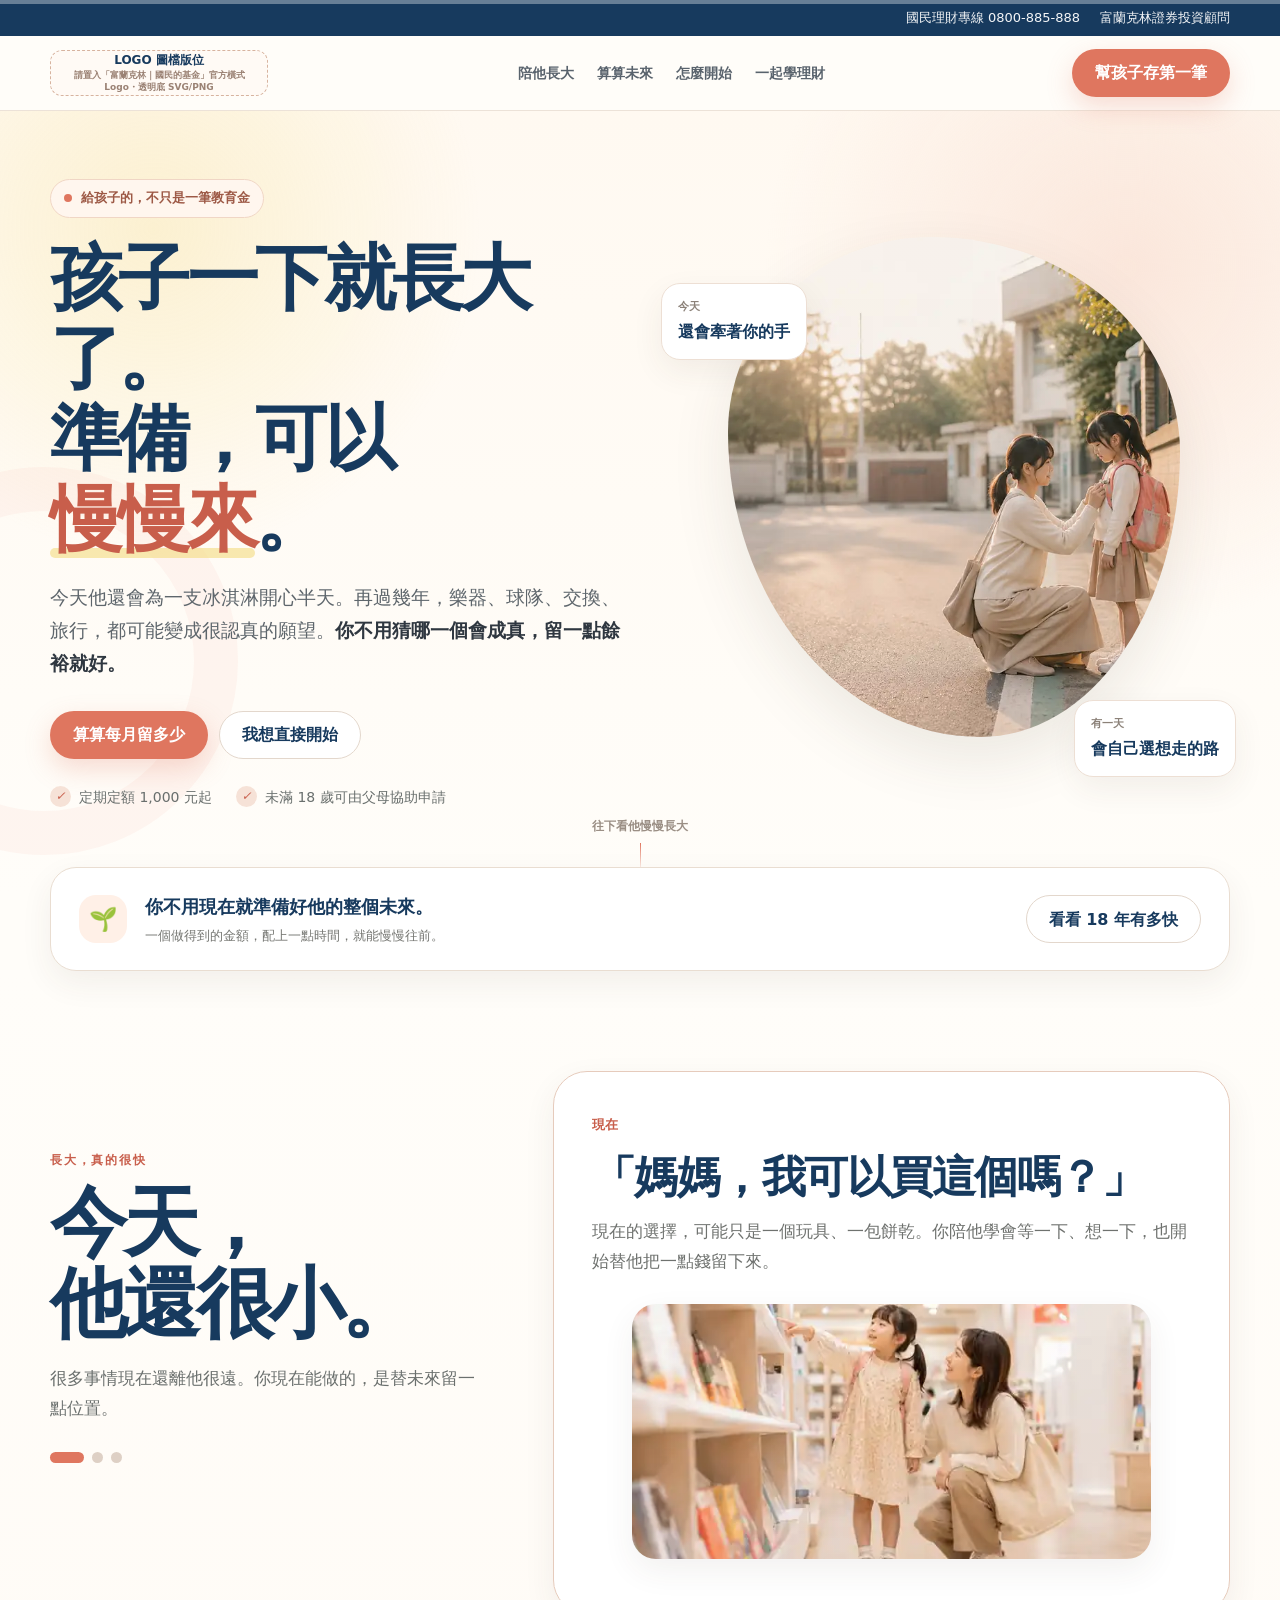
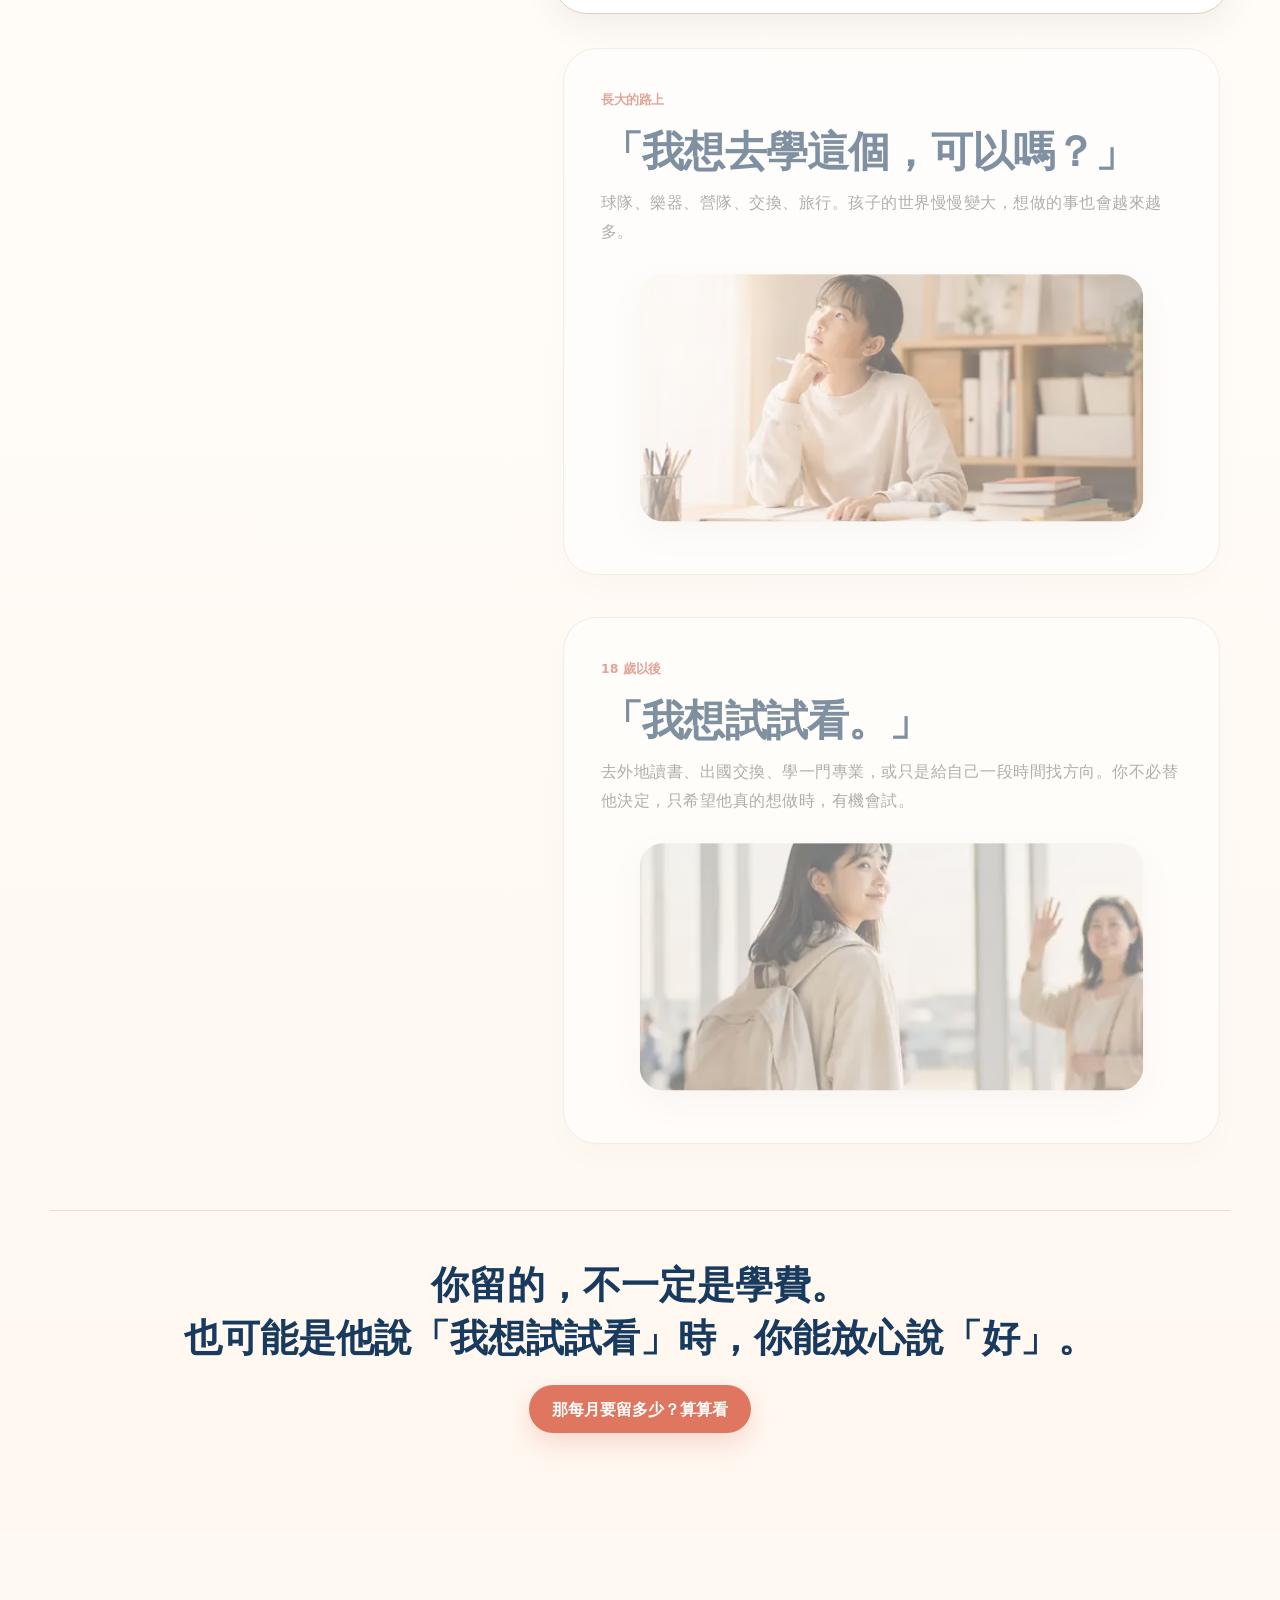
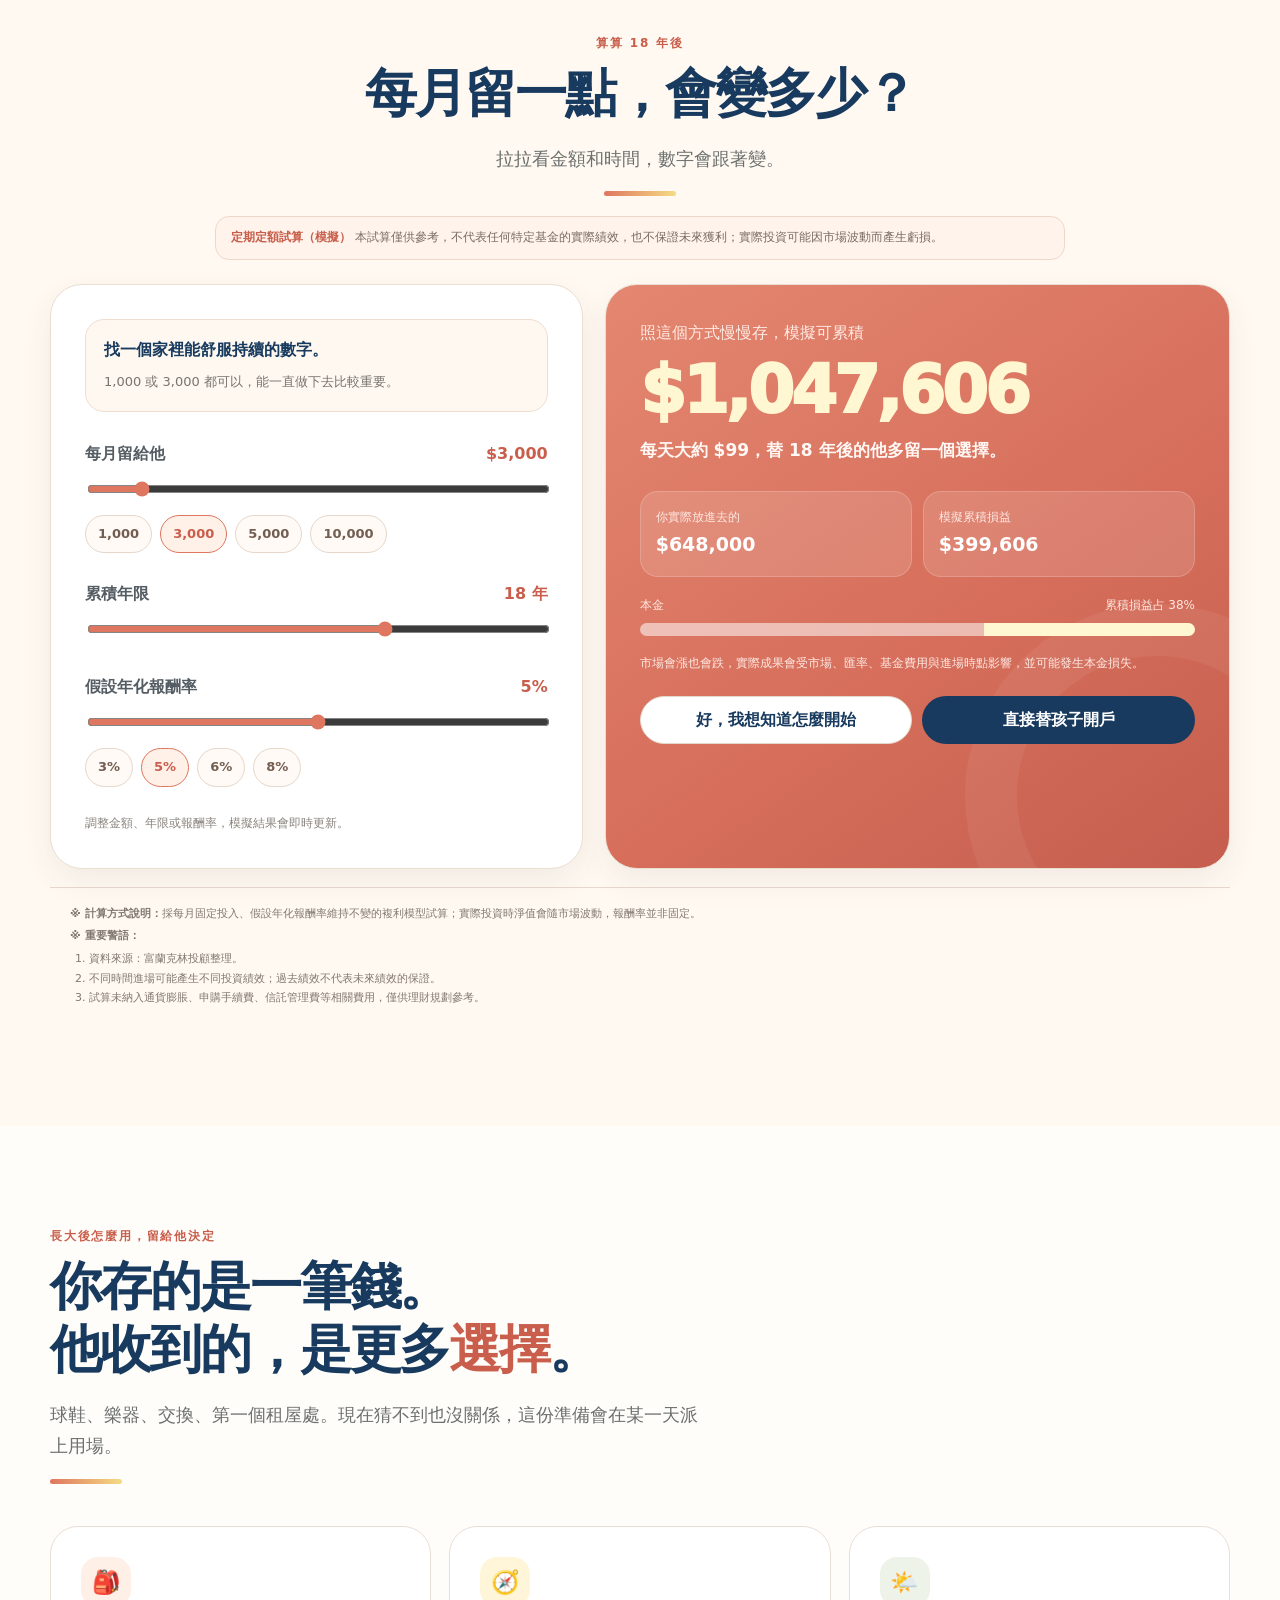
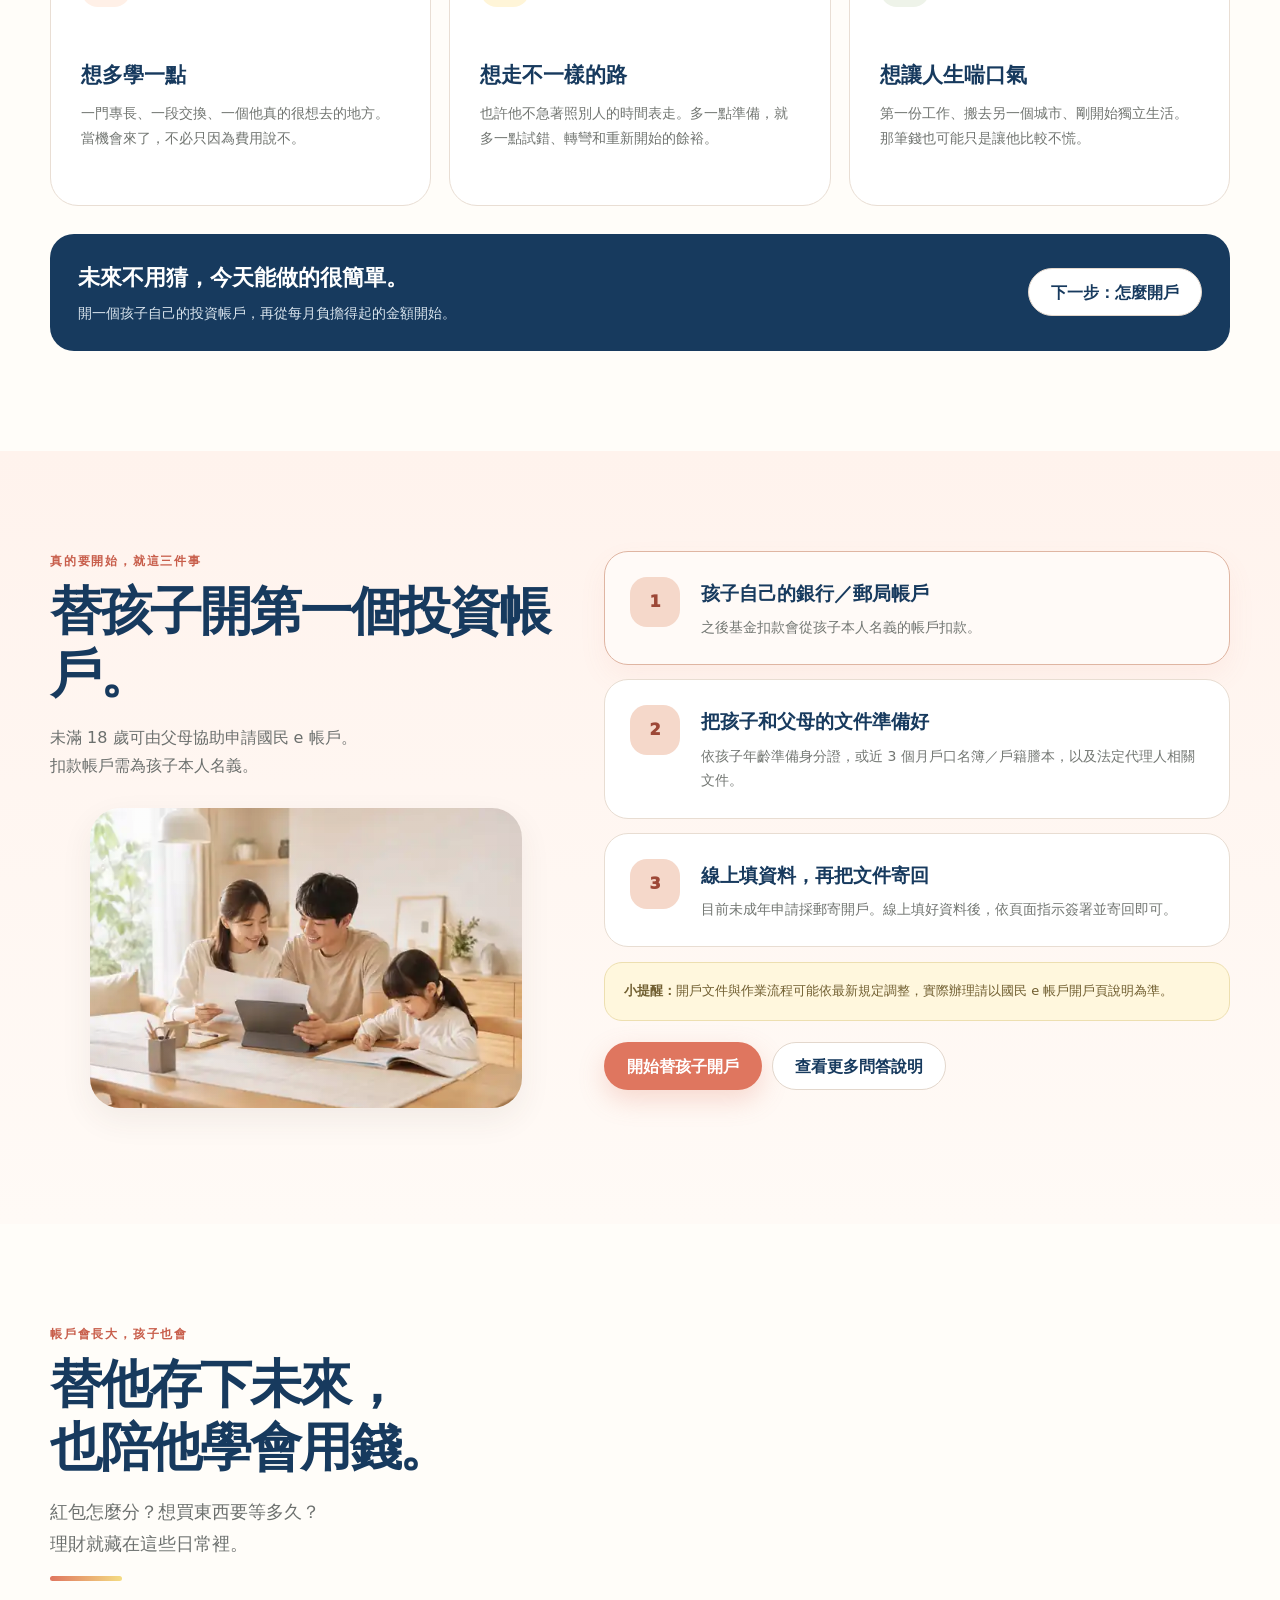
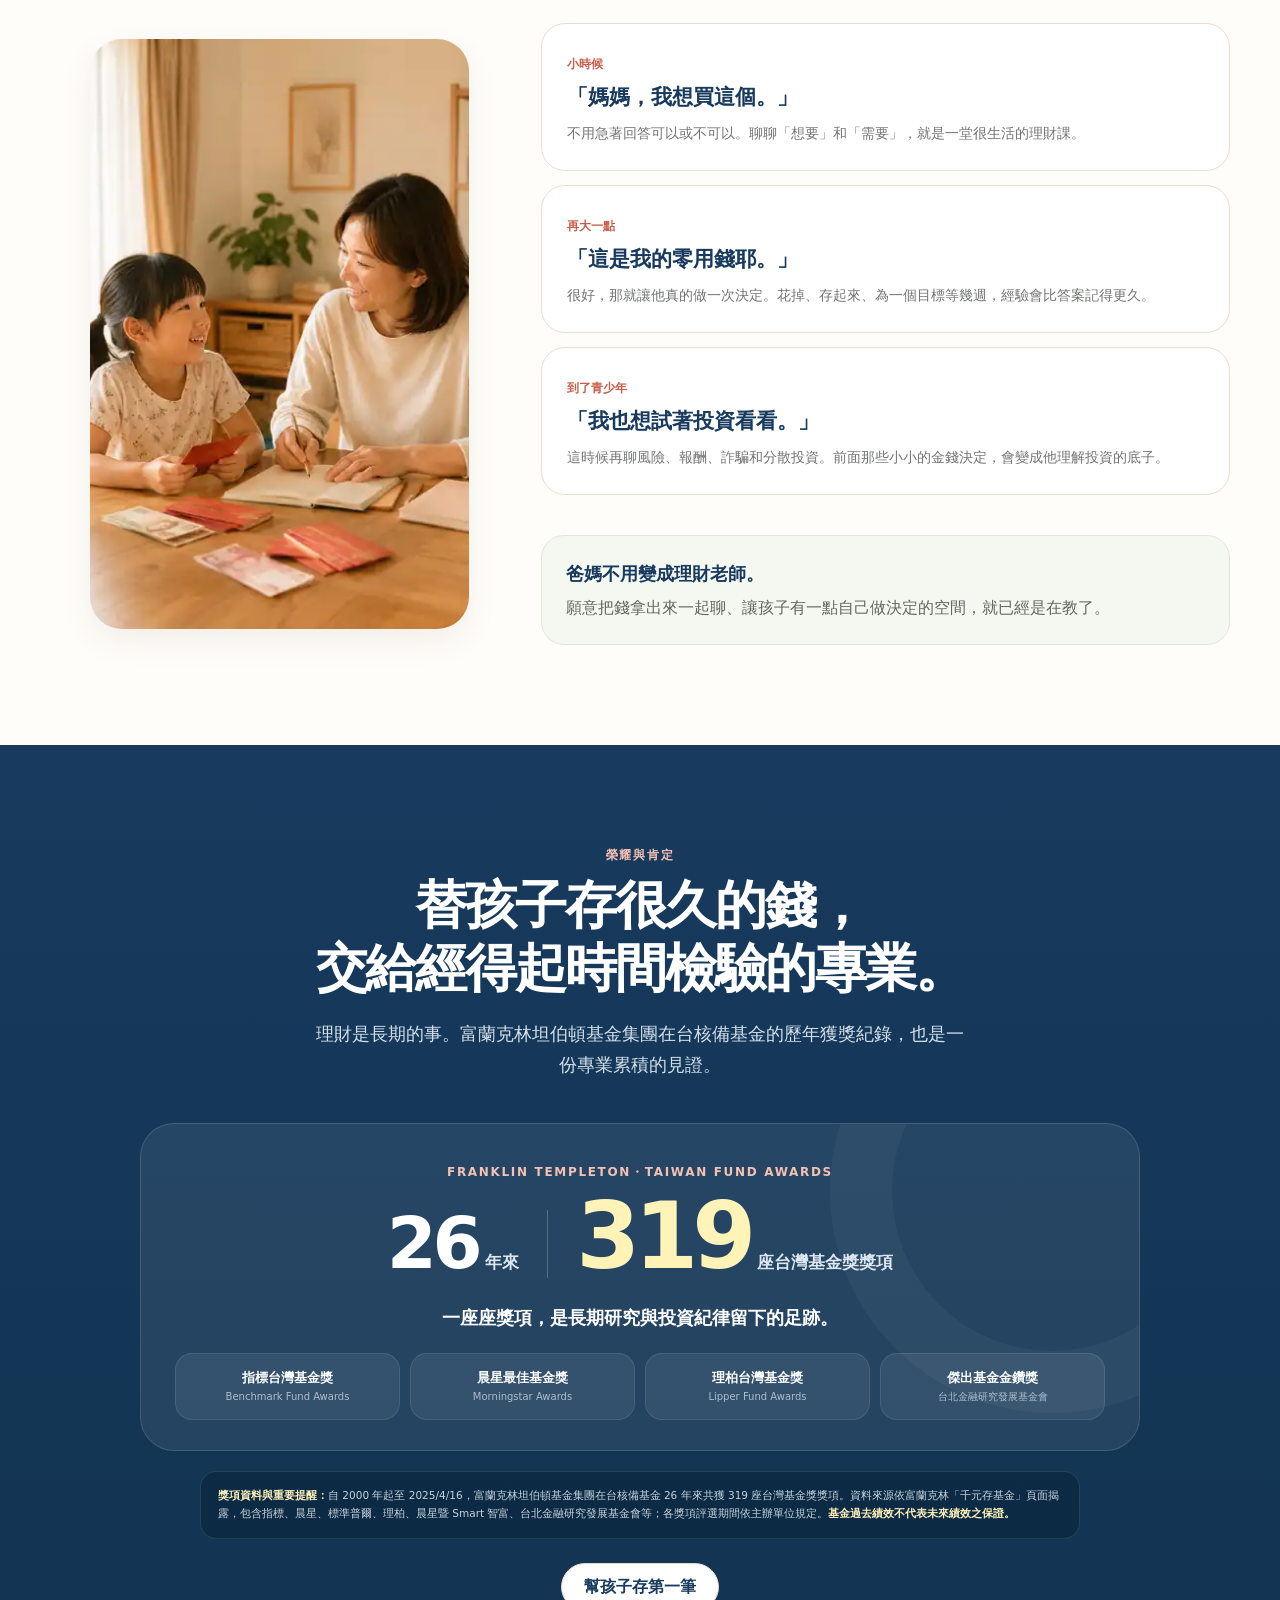
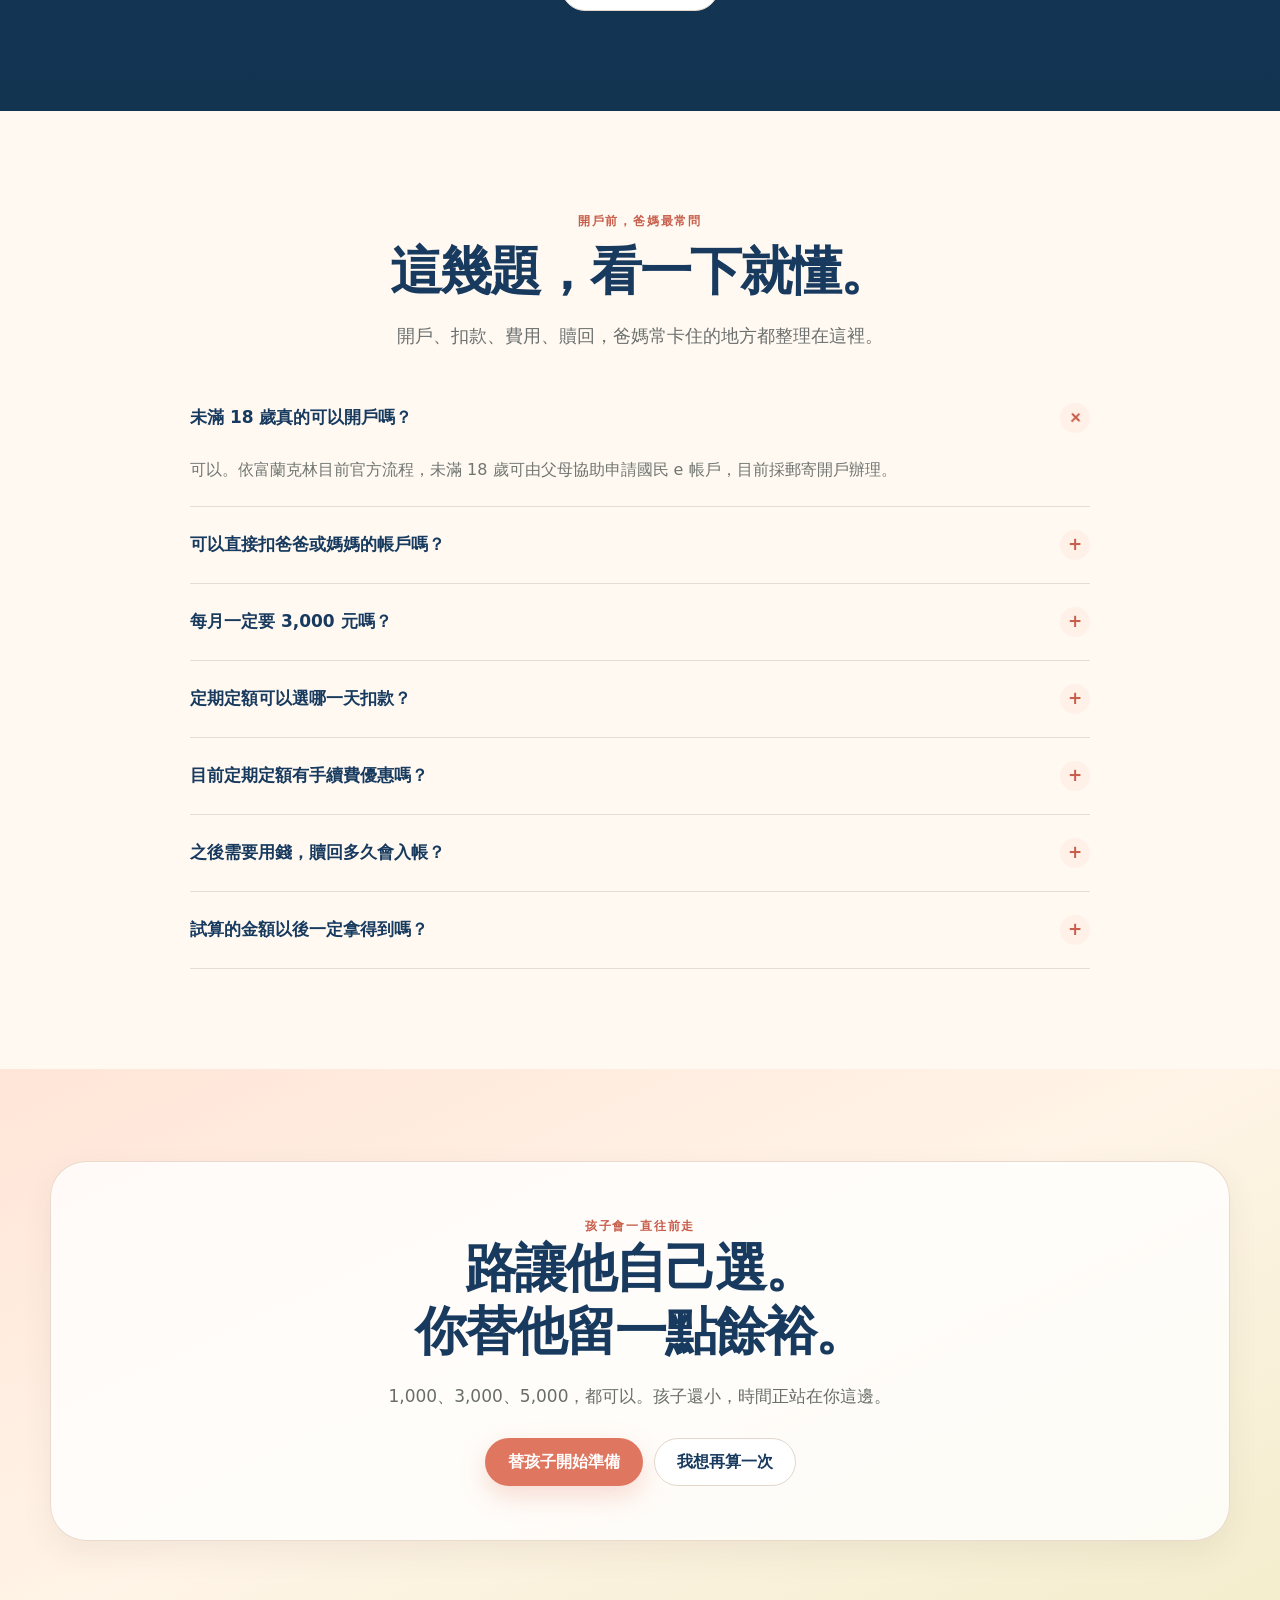
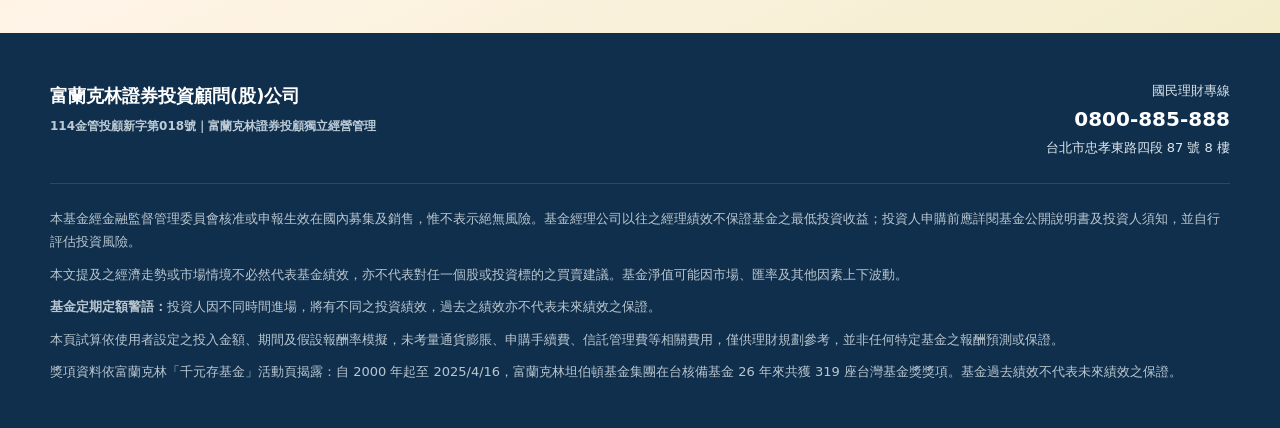
<file: franklin-children-2026/index.html>
<!doctype html>
<html lang="zh-Hant">
<head>
  <meta charset="utf-8" />
  <meta name="viewport" content="width=device-width, initial-scale=1" />
  <meta name="description" content="富蘭克林兒童理財：陪孩子長大，也替他的選擇慢慢存下來。每月1,000元起，從今天開始準備。" />
  <meta name="theme-color" content="#fff9f2" />
  <title>富小孩理財｜陪孩子長大，也替選擇慢慢存下來</title>
  <link rel="stylesheet" href="assets/style.css">
<link rel="stylesheet" href="assets/photo-hero.css">
<link rel="stylesheet" href="assets/photo-childhood.css">
<link rel="stylesheet" href="assets/photo-explore.css">
<link rel="stylesheet" href="assets/photo-departure.css">
<link rel="stylesheet" href="assets/photo-account.css">
<link rel="stylesheet" href="assets/photo-money.css">
</head>
<body>
  <div class="progress" aria-hidden="true"><i id="progressBar"></i></div>
  <div class="topbar"><div class="container"><span>國民理財專線 0800-885-888</span><span>富蘭克林證券投資顧問</span></div></div>

  <header>
    <div class="container nav">
      <a class="brand" href="https://www.franklin.com.tw/" target="_blank" rel="noopener" aria-label="富蘭克林官網"><span class="logo-slot"><span><strong>LOGO 圖檔版位</strong><small>請置入「富蘭克林｜國民的基金」官方橫式 Logo・透明底 SVG/PNG</small></span></span></a>
      <nav class="navlinks" aria-label="主要導覽"><a href="#grow">陪他長大</a><a href="#calculator">算算未來</a><a href="#account">怎麼開始</a><a href="#money">一起學理財</a></nav>
      <a class="btn btn-primary header-cta" href="https://etrade.franklin.com.tw/OpenAccount/" target="_blank" rel="noopener"><span class="cta-desktop">幫孩子存第一筆</span><span class="cta-mobile">存第一筆</span></a>
    </div>
  </header>

  <main>
    <section class="hero">
      <div class="container hero-grid">
        <div>
          <span class="eyebrow"><i></i> 給孩子的，不只是一筆教育金</span>
          <h1>孩子一下就長大了。<br>準備，可以<em>慢慢來</em>。</h1>
          <p class="hero-lead">今天他還會為一支冰淇淋開心半天。再過幾年，樂器、球隊、交換、旅行，都可能變成很認真的願望。<strong>你不用猜哪一個會成真，留一點餘裕就好。</strong></p>
          <div class="hero-actions"><a class="btn btn-primary" href="#calculator" >算算每月留多少</a><a class="btn btn-light" href="https://etrade.franklin.com.tw/OpenAccount/" target="_blank" rel="noopener">我想直接開始</a></div>
          <div class="hero-micro"><span><i class="check">✓</i>定期定額 1,000 元起</span><span><i class="check">✓</i>未滿 18 歲可由父母協助申請</span></div>
        </div>
        <div class="hero-visual">
          <figure class="media-slot photo-frame hero-media photo-hero" role="img" aria-label="放學後，媽媽蹲下替孩子整理書包背帶"></figure>
          <div class="memory m1"><small>今天</small><strong>還會牽著你的手</strong></div>
          <div class="memory m2"><small>有一天</small><strong>會自己選想走的路</strong></div>
        </div>
      </div>
      <div class="scroll-cue"><span>往下看他慢慢長大</span><i></i></div>
    </section>

    <div class="promise">
      <div class="container"><div class="promise-card"><div class="promise-icon">🌱</div><div><strong>你不用現在就準備好他的整個未來。</strong><span>一個做得到的金額，配上一點時間，就能慢慢往前。</span></div><a class="btn btn-light" href="#grow">看看 18 年有多快</a></div></div>
    </div>

    <section class="section growth" id="grow">
      <div class="container growth-wrap">
        <div class="growth-sticky">
          <div class="kicker">長大，真的很快</div>
          <div class="big" id="growthTitle">今天，<br>他還很小。</div>
          <p id="growthCopy">很多事情現在還離他很遠。你現在能做的，是替未來留一點位置。</p>
          <div class="story-rail" aria-hidden="true"><i class="rail-dot active"></i><i class="rail-dot"></i><i class="rail-dot"></i><span class="story-count" id="storyCount">01 / 03</span></div>
        </div>
        <div class="stages">
          <article class="stage active" data-title="今天，<br>他還很小。" data-copy="很多事情現在還離他很遠。你現在能做的，是替未來留一點位置。">
            <div><span class="stage-year">現在</span><h3>「媽媽，我可以買這個嗎？」</h3><p>現在的選擇，可能只是一個玩具、一包餅乾。你陪他學會等一下、想一下，也開始替他把一點錢留下來。</p></div>
            <figure class="media-slot photo-frame stage-media story-childhood photo-childhood" role="img" aria-label="孩子在書店指著想看的書，媽媽蹲在身旁陪她討論"></figure>
          </article>
          <article class="stage" data-title="再過幾年，<br>他有自己的想法。" data-copy="你會發現，他開始有喜歡的事，也開始知道自己想把時間花在哪裡。">
            <div><span class="stage-year">長大的路上</span><h3>「我想去學這個，可以嗎？」</h3><p>球隊、樂器、營隊、交換、旅行。孩子的世界慢慢變大，想做的事也會越來越多。</p></div>
            <figure class="media-slot photo-frame stage-media story-explore photo-explore" role="img" aria-label="長大的孩子坐在書桌前思考，身旁是書本與畫筆"></figure>
          </article>
          <article class="stage" data-title="有一天，<br>他會走自己的路。" data-copy="那時候，你可能不再替他做決定。你能給的，是讓他做選擇時，多一點底氣。">
            <div><span class="stage-year">18 歲以後</span><h3>「我想試試看。」</h3><p>去外地讀書、出國交換、學一門專業，或只是給自己一段時間找方向。你不必替他決定，只希望他真的想做時，有機會試。</p></div>
            <figure class="media-slot photo-frame stage-media story-departure photo-departure" role="img" aria-label="年輕人背著背包拉著行李回頭，家長在後方揮手送行"></figure>
          </article>
        </div>
      </div>
      <div class="container growth-close reveal"><strong>你留的，不一定是學費。<br>也可能是他說「我想試試看」時，你能放心說「好」。</strong><a class="btn btn-primary" href="#calculator">那每月要留多少？算算看</a></div>
    </section>

    <section class="section section-warm" id="calculator">
      <div class="container">
        <div class="calc-head reveal"><div class="kicker">算算 18 年後</div><h2>每月留一點，會變多少？</h2><p class="sub">拉拉看金額和時間，數字會跟著變。</p><div class="line" style="margin-inline:auto"></div></div>
        <p class="calc-disclaimer reveal"><strong>定期定額試算（模擬）</strong> 本試算僅供參考，不代表任何特定基金的實際績效，也不保證未來獲利；實際投資可能因市場波動而產生虧損。</p>
        <div class="calculator">
          <div class="calc-box reveal">
            <div class="live-result" id="liveResult" aria-live="polite"><span>模擬累積</span><strong id="liveTotalValue">NT$ 1,047,000</strong><small>調整選項，數字會跟著變</small></div>
            <div class="calc-intro"><strong>找一個家裡能舒服持續的數字。</strong><span>1,000 或 3,000 都可以，能一直做下去比較重要。</span></div>
            <div class="range"><label><span>每月留給他</span><strong id="monthlyLabel">NT$ 3,000</strong></label><input id="monthly" type="range" min="1000" max="20000" step="1000" value="3000"><div class="chips"><button class="chip" data-monthly="1000">1,000</button><button class="chip active" data-monthly="3000">3,000</button><button class="chip" data-monthly="5000">5,000</button><button class="chip" data-monthly="10000">10,000</button></div></div>
            <div class="range"><label><span>累積年限</span><strong id="yearsLabel">18 年</strong></label><input id="years" type="range" min="5" max="25" step="1" value="18"></div>
            <div class="range"><label><span>假設年化報酬率</span><strong id="rateLabel">5%</strong></label><input id="rate" type="range" min="0" max="10" step="0.5" value="5"><div class="chips"><button class="chip" data-rate="3">3%</button><button class="chip active" data-rate="5">5%</button><button class="chip" data-rate="6">6%</button><button class="chip" data-rate="8">8%</button></div></div>
            <p class="fine calc-helper">調整金額、年限或報酬率，模擬結果會即時更新。</p>
          </div>
          <div class="result reveal">
            <p>照這個方式慢慢存，模擬可累積</p>
            <div class="future-number" id="totalValue">NT$ 1,047,000</div>
            <p class="future-line" id="futureSentence">每天大約 NT$ 99，替 18 年後的他多留一個選擇。</p>
            <div class="result-grid"><div class="metric"><span>你實際放進去的</span><strong id="principalValue">NT$ 648,000</strong></div><div class="metric"><span>模擬累積損益</span><strong id="gainValue">NT$ 399,000</strong></div></div>
            <div class="meter-wrap"><div class="meter-title"><span>本金</span><span id="gainRatio">累積損益占 38%</span></div><div class="meter"><i class="meter-a" id="meterPrincipal"></i><i class="meter-b" id="meterGain"></i></div></div>
            <p class="fine">市場會漲也會跌，實際成果會受市場、匯率、基金費用與進場時點影響，並可能發生本金損失。</p>
            <div class="calc-cta"><a class="btn btn-light" href="#account">好，我想知道怎麼開始</a><a class="btn btn-navy" href="https://etrade.franklin.com.tw/OpenAccount/" target="_blank" rel="noopener">直接替孩子開戶</a></div>
          </div>
        </div>
        <div class="calc-legal reveal">
          <p><strong>※ 計算方式說明：</strong>採每月固定投入、假設年化報酬率維持不變的複利模型試算；實際投資時淨值會隨市場波動，報酬率並非固定。</p>
          <p><strong>※ 重要警語：</strong></p>
          <ol><li>資料來源：富蘭克林投顧整理。</li><li>不同時間進場可能產生不同投資績效；過去績效不代表未來績效的保證。</li><li>試算未納入通貨膨脹、申購手續費、信託管理費等相關費用，僅供理財規劃參考。</li></ol>
        </div>
      </div>
    </section>

    <section class="section choice-section">
      <div class="container">
        <div class="choice-head reveal"><div class="kicker">長大後怎麼用，留給他決定</div><h2>你存的是一筆錢。<br>他收到的，是更多<span>選擇</span>。</h2><p class="sub">球鞋、樂器、交換、第一個租屋處。現在猜不到也沒關係，這份準備會在某一天派上用場。</p><div class="line"></div></div>
        <div class="choices">
          <article class="choice reveal"><i>🎒</i><h3>想多學一點</h3><p>一門專長、一段交換、一個他真的很想去的地方。當機會來了，不必只因為費用說不。</p></article>
          <article class="choice reveal"><i>🧭</i><h3>想走不一樣的路</h3><p>也許他不急著照別人的時間表走。多一點準備，就多一點試錯、轉彎和重新開始的餘裕。</p></article>
          <article class="choice reveal"><i>🌤️</i><h3>想讓人生喘口氣</h3><p>第一份工作、搬去另一個城市、剛開始獨立生活。那筆錢也可能只是讓他比較不慌。</p></article>
        </div>
        <div class="choice-note reveal"><div><strong>未來不用猜，今天能做的很簡單。</strong><p>開一個孩子自己的投資帳戶，再從每月負擔得起的金額開始。</p></div><a class="btn btn-light" href="#account">下一步：怎麼開戶</a></div>
      </div>
    </section>

    <section class="section account" id="account">
      <div class="container account-grid">
        <div class="account-left reveal"><div class="kicker">真的要開始，就這三件事</div><h2>替孩子開第一個投資帳戶。</h2><p class="sub">未滿 18 歲可由父母協助申請國民 e 帳戶。<br>扣款帳戶需為孩子本人名義。</p><figure class="media-slot photo-frame account-media photo-account" role="img" aria-label="父母在家中餐桌整理文件與平板，孩子坐在旁邊畫畫"></figure></div>
        <div>
          <div class="steps">
            <article class="step active reveal"><div class="step-no">1</div><div><h3>孩子自己的銀行／郵局帳戶</h3><p>之後基金扣款會從孩子本人名義的帳戶扣款。</p></div></article>
            <article class="step reveal"><div class="step-no">2</div><div><h3>把孩子和父母的文件準備好</h3><p>依孩子年齡準備身分證，或近 3 個月戶口名簿／戶籍謄本，以及法定代理人相關文件。</p></div></article>
            <article class="step reveal"><div class="step-no">3</div><div><h3>線上填資料，再把文件寄回</h3><p>目前未成年申請採郵寄開戶。線上填好資料後，依頁面指示簽署並寄回即可。</p></div></article>
          </div>
          <div class="notice reveal"><strong>小提醒：</strong>開戶文件與作業流程可能依最新規定調整，實際辦理請以國民 e 帳戶開戶頁說明為準。</div>
          <div class="account-cta reveal"><a class="btn btn-primary" href="https://etrade.franklin.com.tw/OpenAccount/" target="_blank" rel="noopener">開始替孩子開戶</a><a class="btn btn-light" href="#faq">查看更多問答說明</a></div>
        </div>
      </div>
    </section>

    <section class="section money-life" id="money">
      <div class="container">
        <div class="money-head reveal"><div class="kicker">帳戶會長大，孩子也會</div><h2>替他存下未來，<br>也陪他學會用錢。</h2><p class="sub">紅包怎麼分？想買東西要等多久？<br>理財就藏在這些日常裡。</p><div class="line"></div></div>
        <div class="conversation">
          <figure class="media-slot photo-frame conversation-media photo-money reveal" role="img" aria-label="媽媽和孩子在餐桌旁整理紅包，輕鬆聊著錢要怎麼分配"></figure>
          <div class="talks">
            <article class="talk reveal"><span class="age">小時候</span><blockquote>「媽媽，我想買這個。」</blockquote><p>不用急著回答可以或不可以。聊聊「想要」和「需要」，就是一堂很生活的理財課。</p></article>
            <article class="talk reveal"><span class="age">再大一點</span><blockquote>「這是我的零用錢耶。」</blockquote><p>很好，那就讓他真的做一次決定。花掉、存起來、為一個目標等幾週，經驗會比答案記得更久。</p></article>
            <article class="talk reveal"><span class="age">到了青少年</span><blockquote>「我也想試著投資看看。」</blockquote><p>這時候再聊風險、報酬、詐騙和分散投資。前面那些小小的金錢決定，會變成他理解投資的底子。</p></article>
            <div class="money-bridge reveal"><strong>爸媽不用變成理財老師。</strong>願意把錢拿出來一起聊、讓孩子有一點自己做決定的空間，就已經是在教了。</div>
          </div>
        </div>
      </div>
    </section>

    <section class="section trust" id="honor">
      <div class="container trust-inner">
        <div class="reveal"><div class="kicker">榮耀與肯定</div><h2>替孩子存很久的錢，<br>交給經得起時間檢驗的專業。</h2><p class="sub">理財是長期的事。富蘭克林坦伯頓基金集團在台核備基金的歷年獲獎紀錄，也是一份專業累積的見證。</p></div>
        <div class="award-stage reveal">
          <div class="award-eyebrow">FRANKLIN TEMPLETON・TAIWAN FUND AWARDS</div>
          <div class="award-main">
            <div class="award-years"><strong>26</strong><span>年來</span></div>
            <div class="award-divider" aria-hidden="true"></div>
            <div class="award-total"><strong>319</strong><span>座台灣基金獎獎項</span></div>
          </div>
          <p class="award-caption">一座座獎項，是長期研究與投資紀律留下的足跡。</p>
          <div class="award-list">
            <div class="award-name"><strong>指標台灣基金獎</strong><span>Benchmark Fund Awards</span></div>
            <div class="award-name"><strong>晨星最佳基金獎</strong><span>Morningstar Awards</span></div>
            <div class="award-name"><strong>理柏台灣基金獎</strong><span>Lipper Fund Awards</span></div>
            <div class="award-name"><strong>傑出基金金鑽獎</strong><span>台北金融研究發展基金會</span></div>
          </div>
        </div>
        <div class="award-legal reveal"><strong>獎項資料與重要提醒：</strong>自 2000 年起至 2025/4/16，富蘭克林坦伯頓基金集團在台核備基金 26 年來共獲 319 座台灣基金獎獎項。資料來源依富蘭克林「千元存基金」頁面揭露，包含指標、晨星、標準普爾、理柏、晨星暨 Smart 智富、台北金融研究發展基金會等；各獎項評選期間依主辦單位規定。<strong>基金過去績效不代表未來績效之保證。</strong></div>
        <div class="trust-cta reveal"><a class="btn btn-light" href="https://etrade.franklin.com.tw/OpenAccount/" target="_blank" rel="noopener">幫孩子存第一筆</a></div>
      </div>
    </section>

    <section class="section section-warm" id="faq">
      <div class="container faq-wrap">
        <div class="faq-head reveal"><div class="kicker">開戶前，爸媽最常問</div><h2>這幾題，看一下就懂。</h2><p class="sub">開戶、扣款、費用、贖回，爸媽常卡住的地方都整理在這裡。</p></div>
        <div class="faq-item open reveal"><button class="faq-q" type="button">未滿 18 歲真的可以開戶嗎？<i>+</i></button><div class="faq-a">可以。依富蘭克林目前官方流程，未滿 18 歲可由父母協助申請國民 e 帳戶，目前採郵寄開戶辦理。</div></div>
        <div class="faq-item reveal"><button class="faq-q" type="button">可以直接扣爸爸或媽媽的帳戶嗎？<i>+</i></button><div class="faq-a">基金投資約定扣款帳戶需為未成年子女本人名義，因此要準備孩子自己的銀行或郵局存款帳戶。</div></div>
        <div class="faq-item reveal"><button class="faq-q" type="button">每月一定要 3,000 元嗎？<i>+</i></button><div class="faq-a">不用。國民 e 帳戶定期定額最低 1,000 元起，可依家庭現金流與目標調整。能穩定持續，比勉強設定過高金額更重要。</div></div>
        <div class="faq-item reveal"><button class="faq-q" type="button">定期定額可以選哪一天扣款？<i>+</i></button><div class="faq-a">依目前「千元存基金」頁面說明，可選每月 1 日至 28 日任意一天，也可以設定多個扣款日。實際可選日期與作業規則請以國民 e 帳戶下單頁最新資訊為準。</div></div>
        <div class="faq-item reveal"><button class="faq-q" type="button">目前定期定額有手續費優惠嗎？<i>+</i></button><div class="faq-a">目前官方「千元存基金」活動頁揭露，精選基金定期定額享終身 0 手續費優惠。活動資格、適用基金與條件可能調整，申購前請以官網最新活動公告為準。</div></div>
        <div class="faq-item reveal"><button class="faq-q" type="button">之後需要用錢，贖回多久會入帳？<i>+</i></button><div class="faq-a">依目前官方說明，債券型／平衡型基金通常約 3～7 個工作天，股票型基金通常約 5～9 個工作天；各基金實際入帳時間仍應以公開說明書與作業規定為準。</div></div>
        <div class="faq-item reveal"><button class="faq-q" type="button">試算的金額以後一定拿得到嗎？<i>+</i></button><div class="faq-a">不一定。試算是固定報酬率的情境模擬，實際投資會受到市場波動、匯率、基金費用與進場時點影響，並可能產生本金損失。投資人因不同時間進場，也會有不同投資績效。</div></div>
      </div>
    </section>

    <section class="finale">
      <div class="container finale-card reveal"><div><div class="kicker">孩子會一直往前走</div><h2>路讓他自己選。<br>你替他留一點餘裕。</h2><p>1,000、3,000、5,000，都可以。孩子還小，時間正站在你這邊。</p><div class="hero-actions"><a class="btn btn-primary" href="https://etrade.franklin.com.tw/OpenAccount/" target="_blank" rel="noopener">替孩子開始準備</a><a class="btn btn-light" href="#calculator">我想再算一次</a></div></div></div>
    </section>
  </main>

  <footer><div class="container"><div class="footer-top"><div class="footer-brand">富蘭克林證券投資顧問(股)公司<small>114金管投顧新字第018號｜富蘭克林證券投顧獨立經營管理</small></div><div class="footer-contact">國民理財專線<strong>0800-885-888</strong>台北市忠孝東路四段 87 號 8 樓</div></div><div class="legal"><p>本基金經金融監督管理委員會核准或申報生效在國內募集及銷售，惟不表示絕無風險。基金經理公司以往之經理績效不保證基金之最低投資收益；投資人申購前應詳閱基金公開說明書及投資人須知，並自行評估投資風險。</p><p>本文提及之經濟走勢或市場情境不必然代表基金績效，亦不代表對任一個股或投資標的之買賣建議。基金淨值可能因市場、匯率及其他因素上下波動。</p><p><strong>基金定期定額警語：</strong>投資人因不同時間進場，將有不同之投資績效，過去之績效亦不代表未來績效之保證。</p><p>本頁試算依使用者設定之投入金額、期間及假設報酬率模擬，未考量通貨膨脹、申購手續費、信託管理費等相關費用，僅供理財規劃參考，並非任何特定基金之報酬預測或保證。</p><p>獎項資料依富蘭克林「千元存基金」活動頁揭露：自 2000 年起至 2025/4/16，富蘭克林坦伯頓基金集團在台核備基金 26 年來共獲 319 座台灣基金獎獎項。基金過去績效不代表未來績效之保證。</p></div></div></footer>

  <aside class="float-cta" id="floatCta"><strong id="floatTitle" >算算每月留多少</strong><span id="floatText">看看現在開始，能替孩子多留多少選擇。</span><div class="row"><a class="btn btn-light" id="floatSecondary" href="#calculator">算一算</a><a class="btn btn-primary" href="https://etrade.franklin.com.tw/OpenAccount/" target="_blank" rel="noopener">存第一筆</a></div></aside>
  <div class="mobile-cta"><a class="btn btn-light" href="#calculator">算算看</a><a class="btn btn-primary" href="https://etrade.franklin.com.tw/OpenAccount/" target="_blank" rel="noopener">幫孩子存第一筆</a></div>

  <script src="assets/app.js" defer></script>
</body>
</html>
</file>
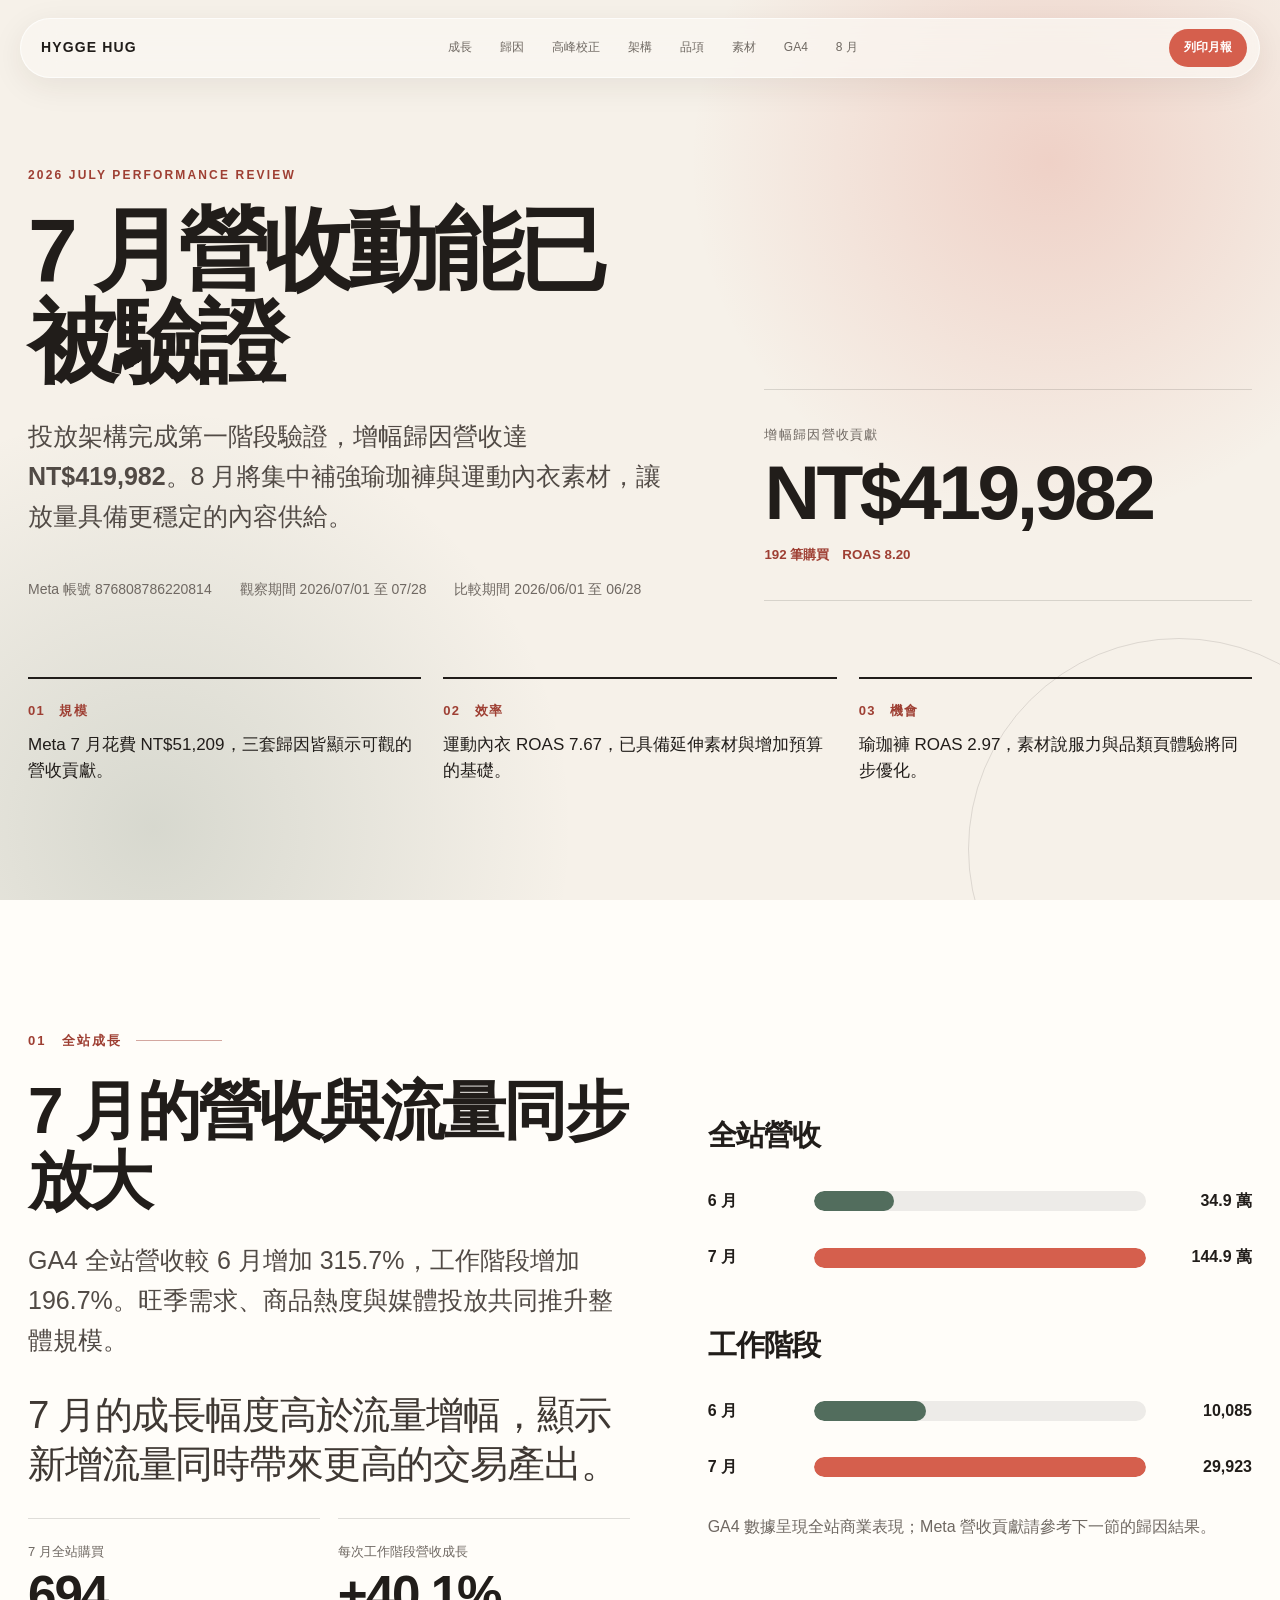
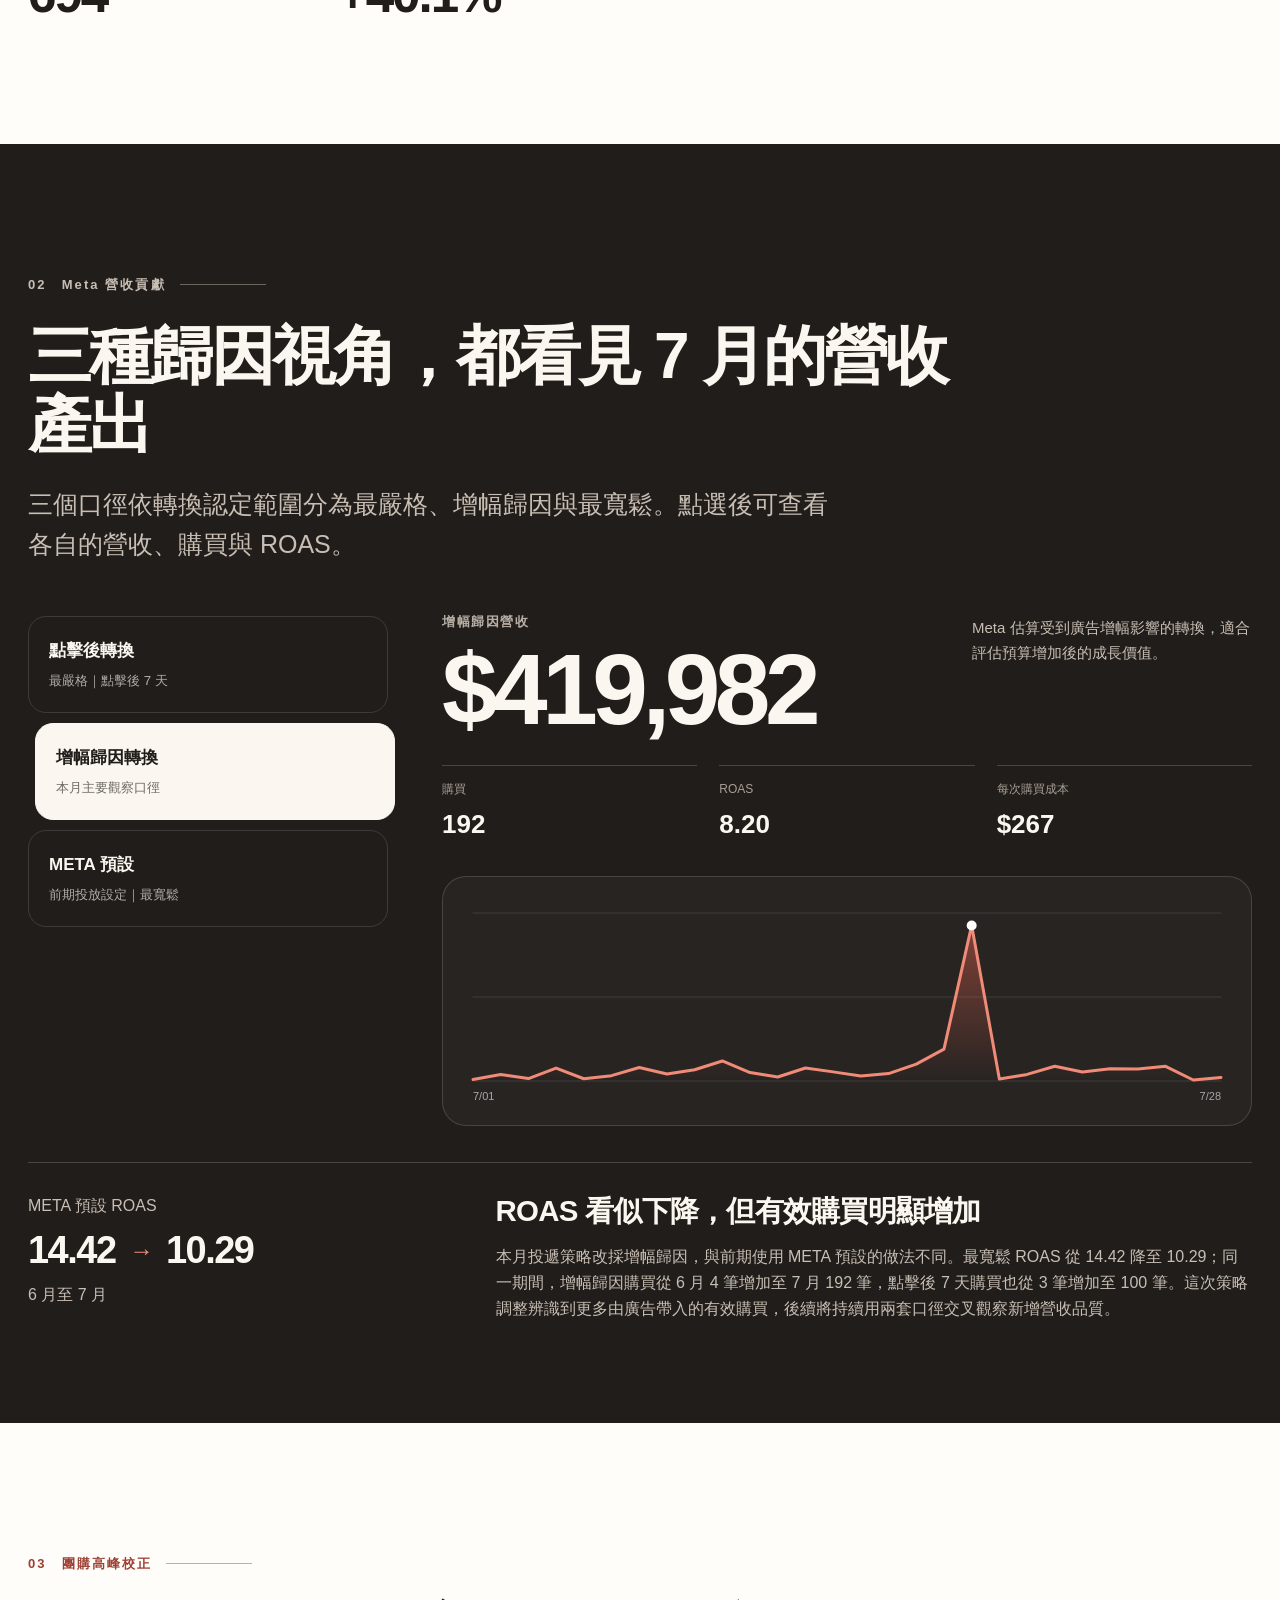
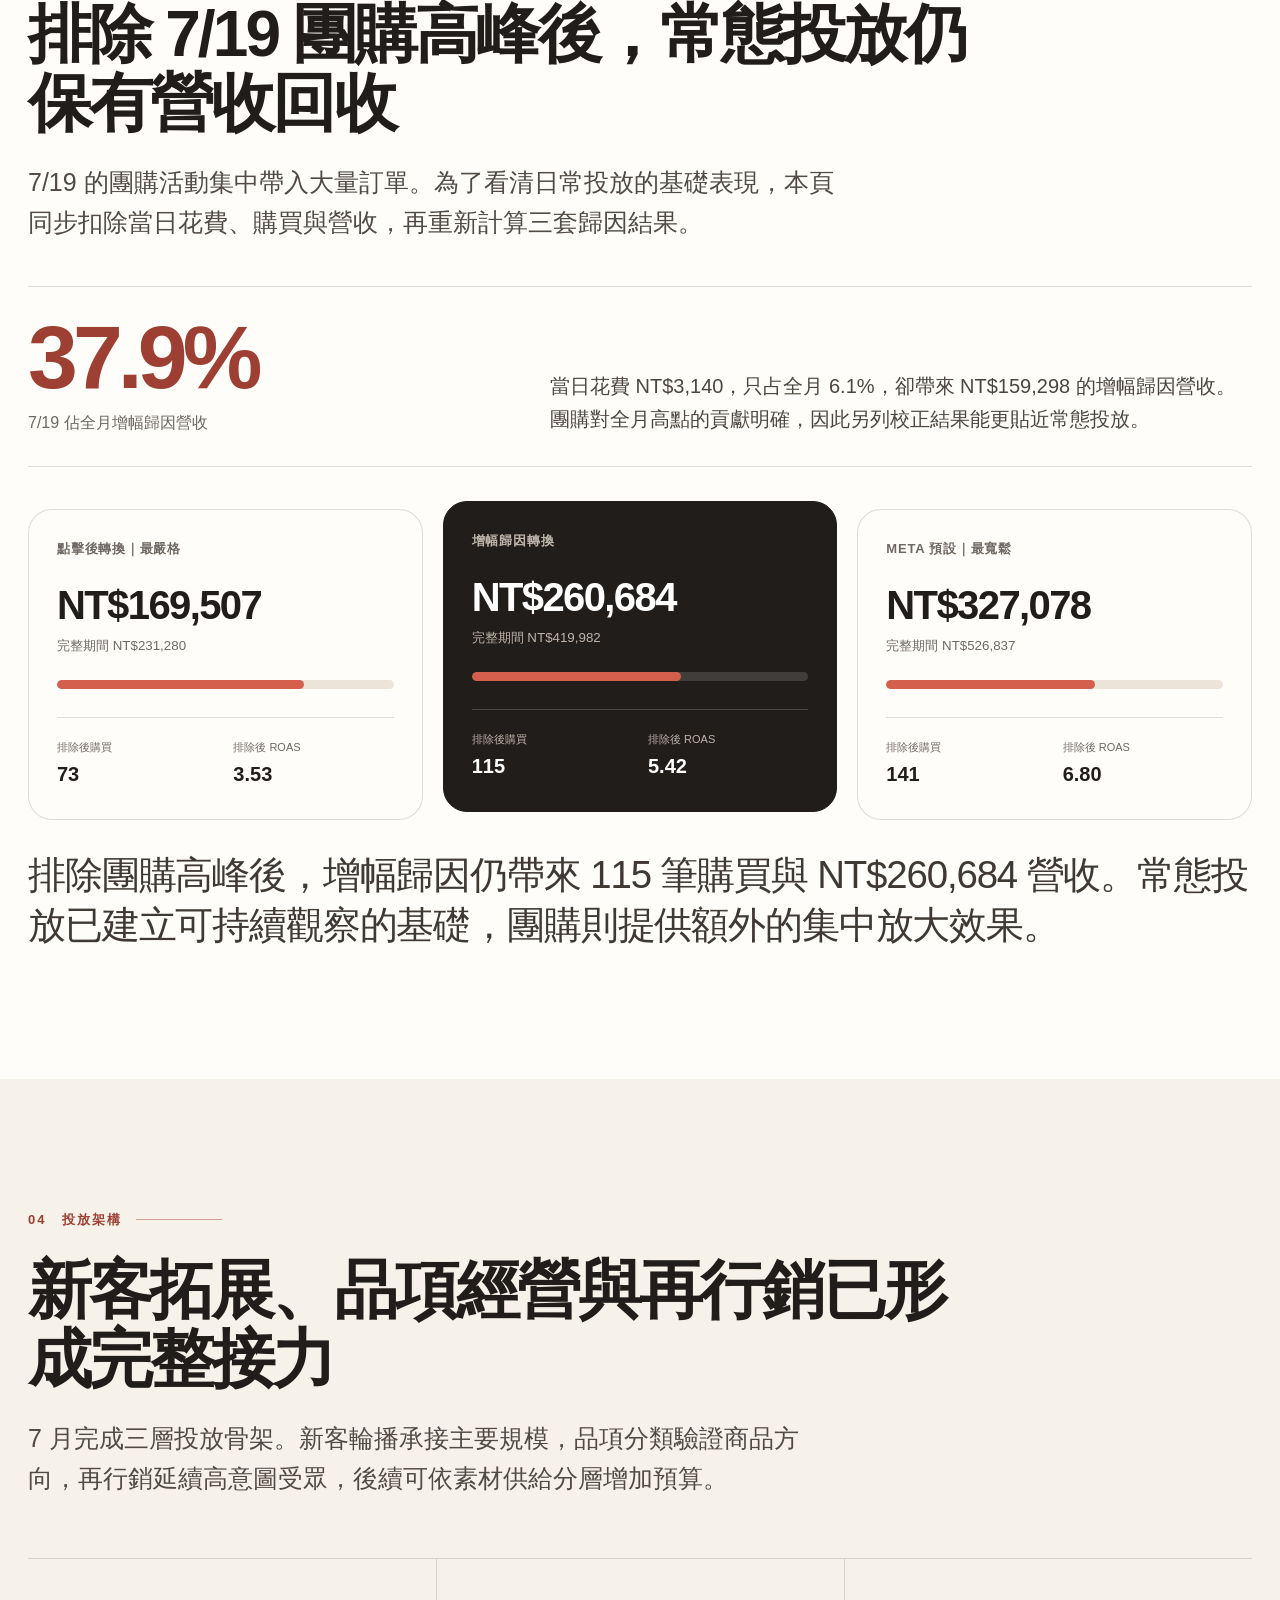
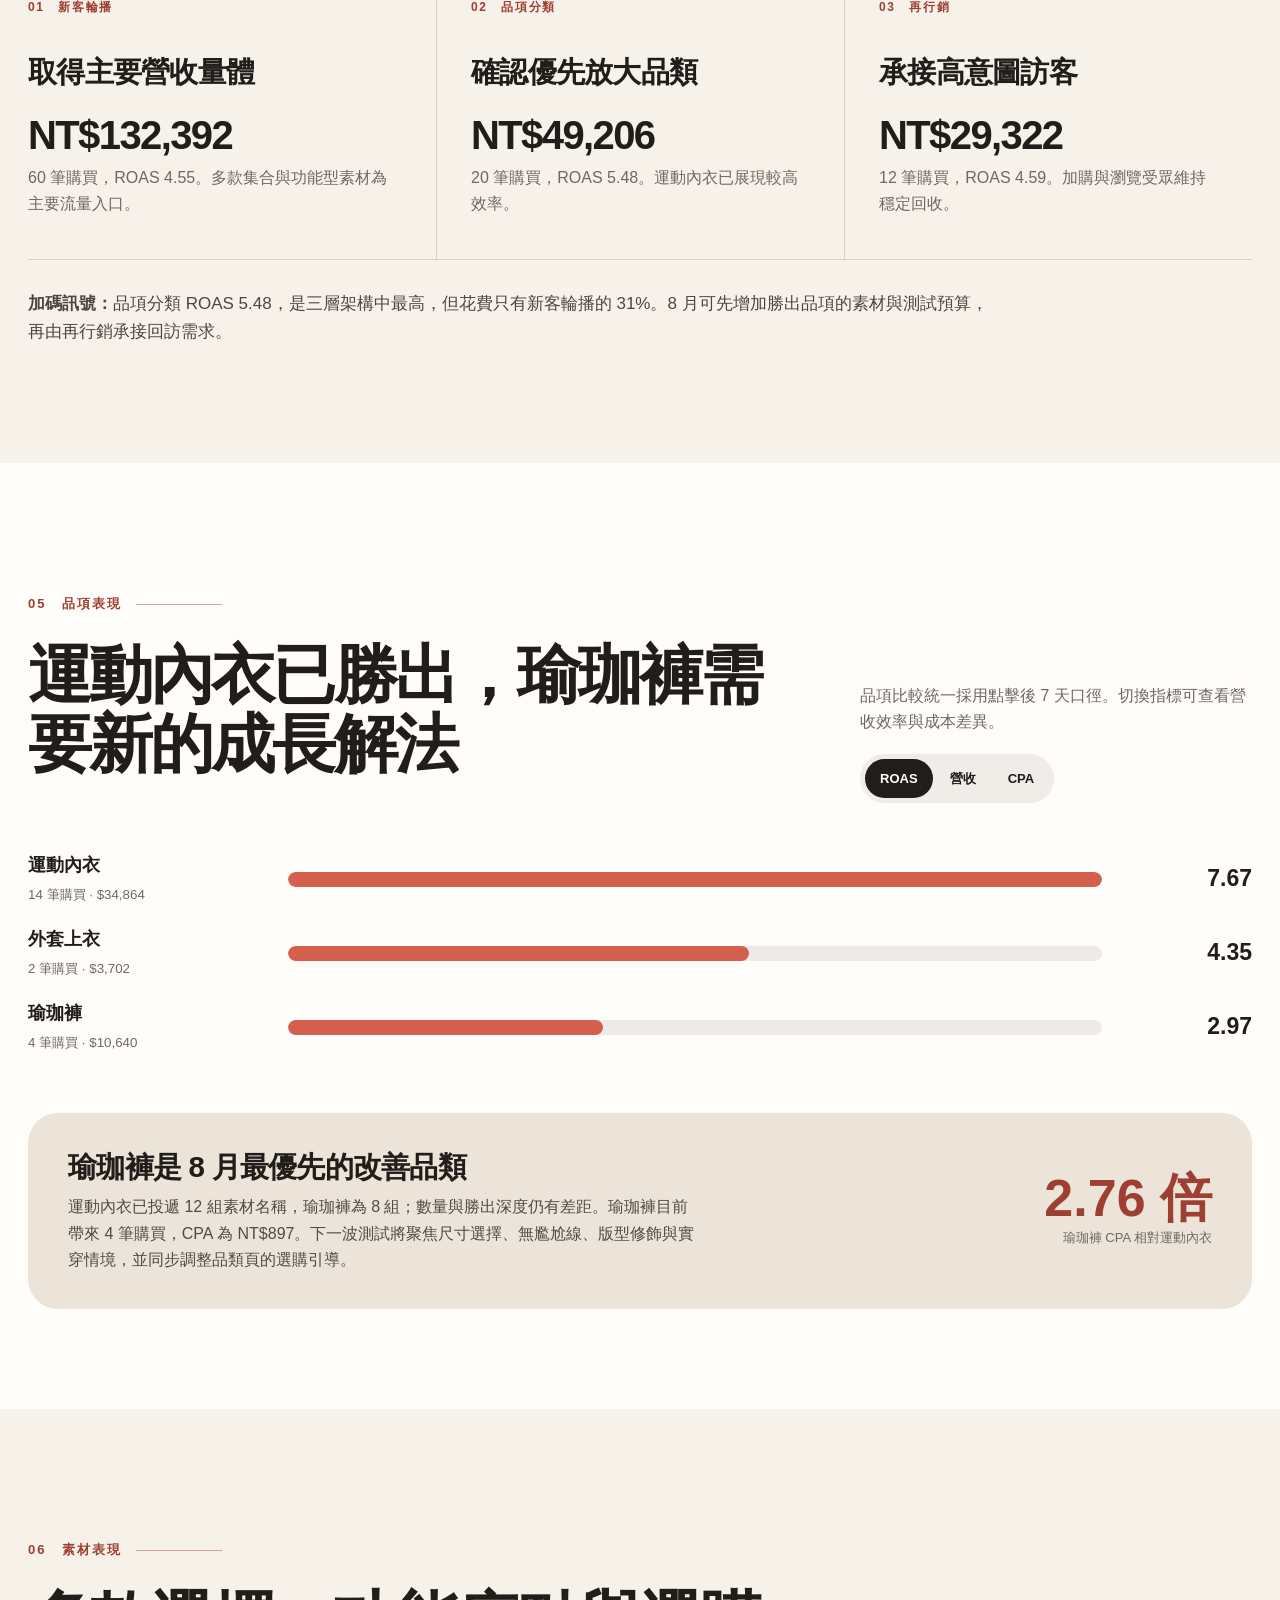
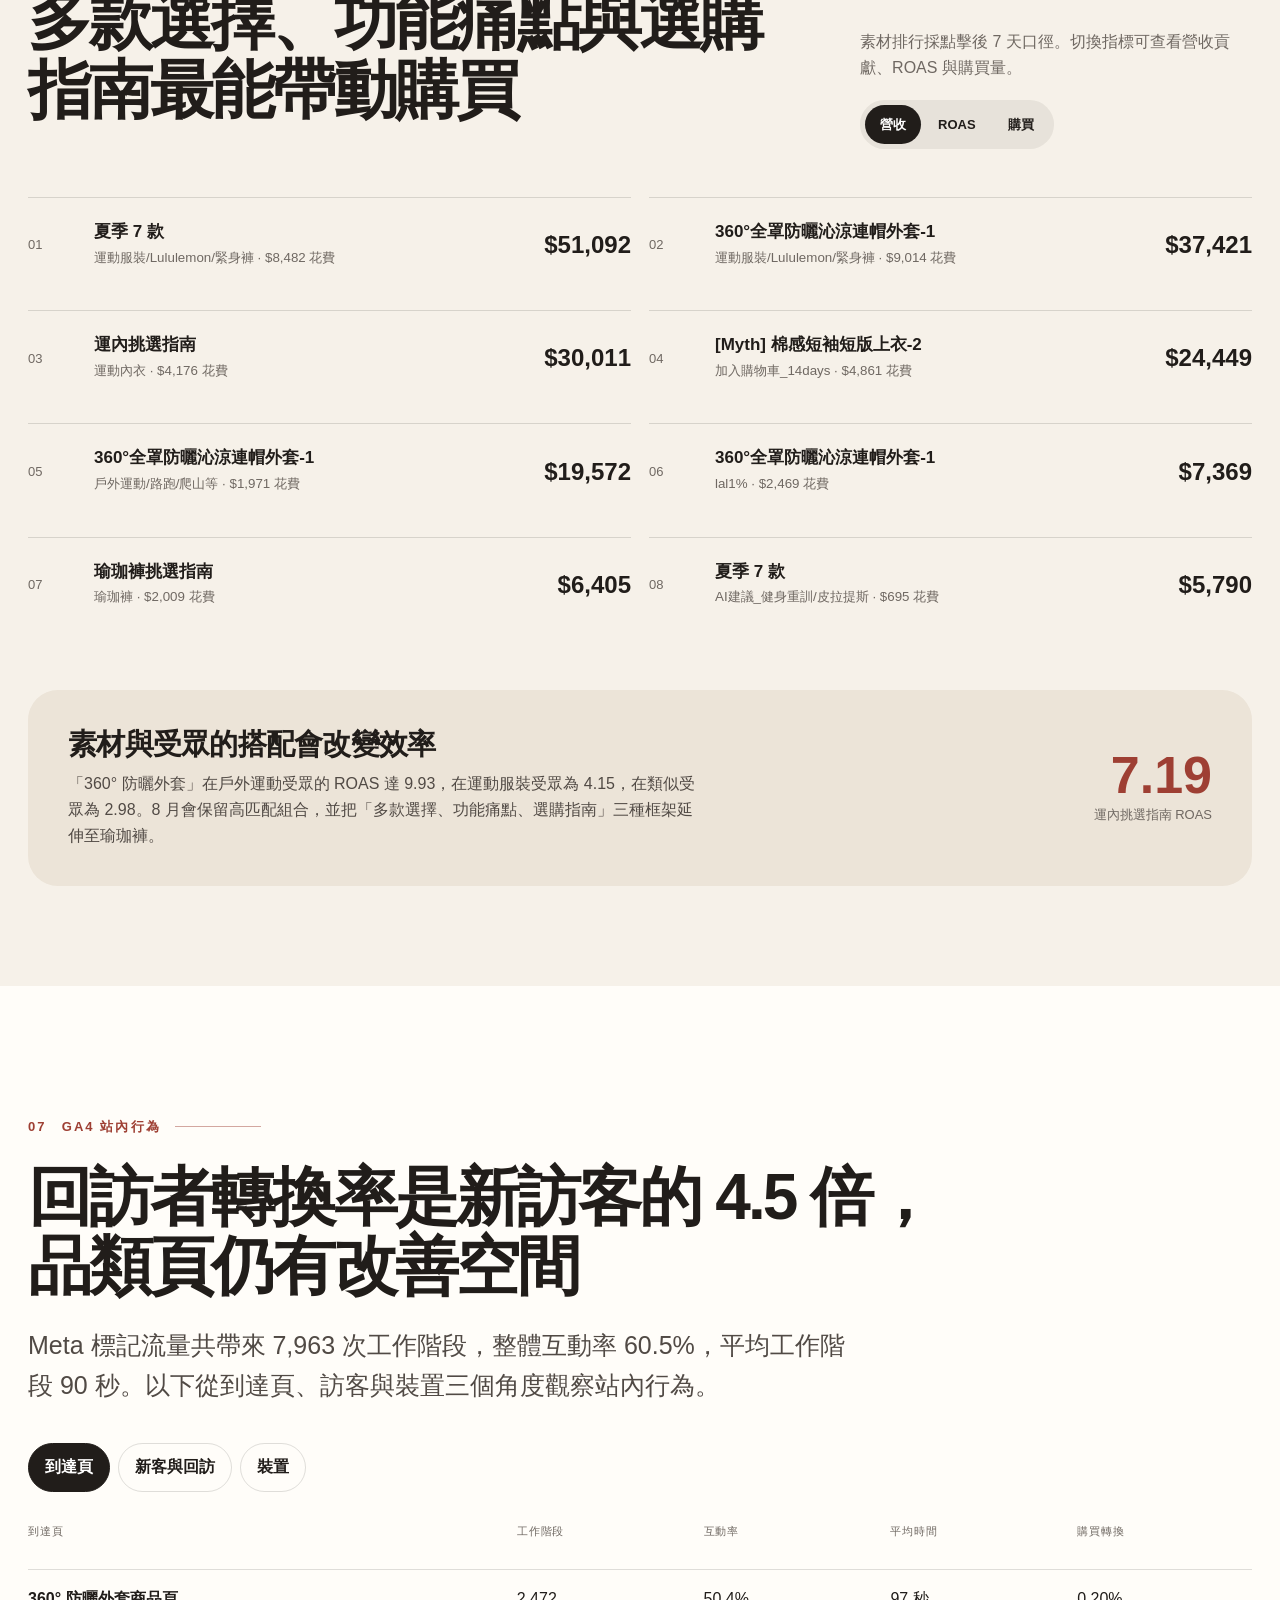
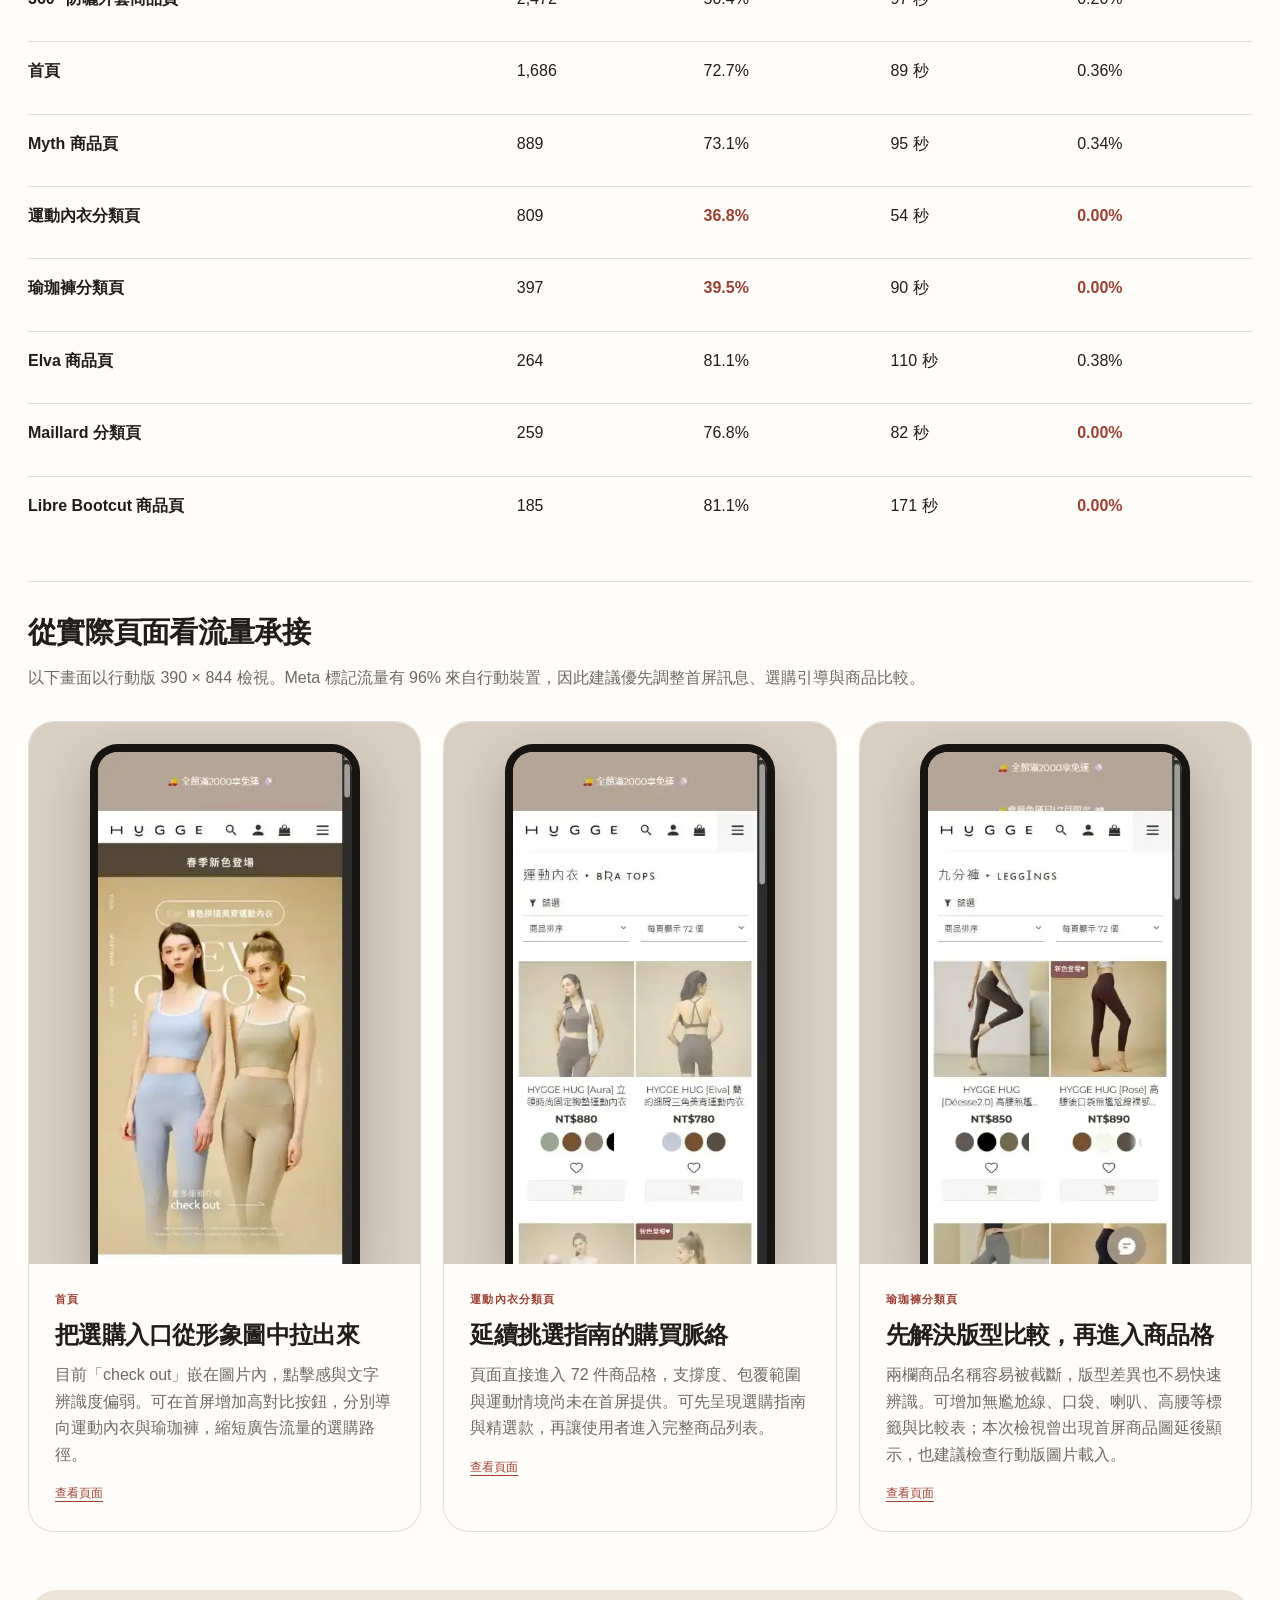
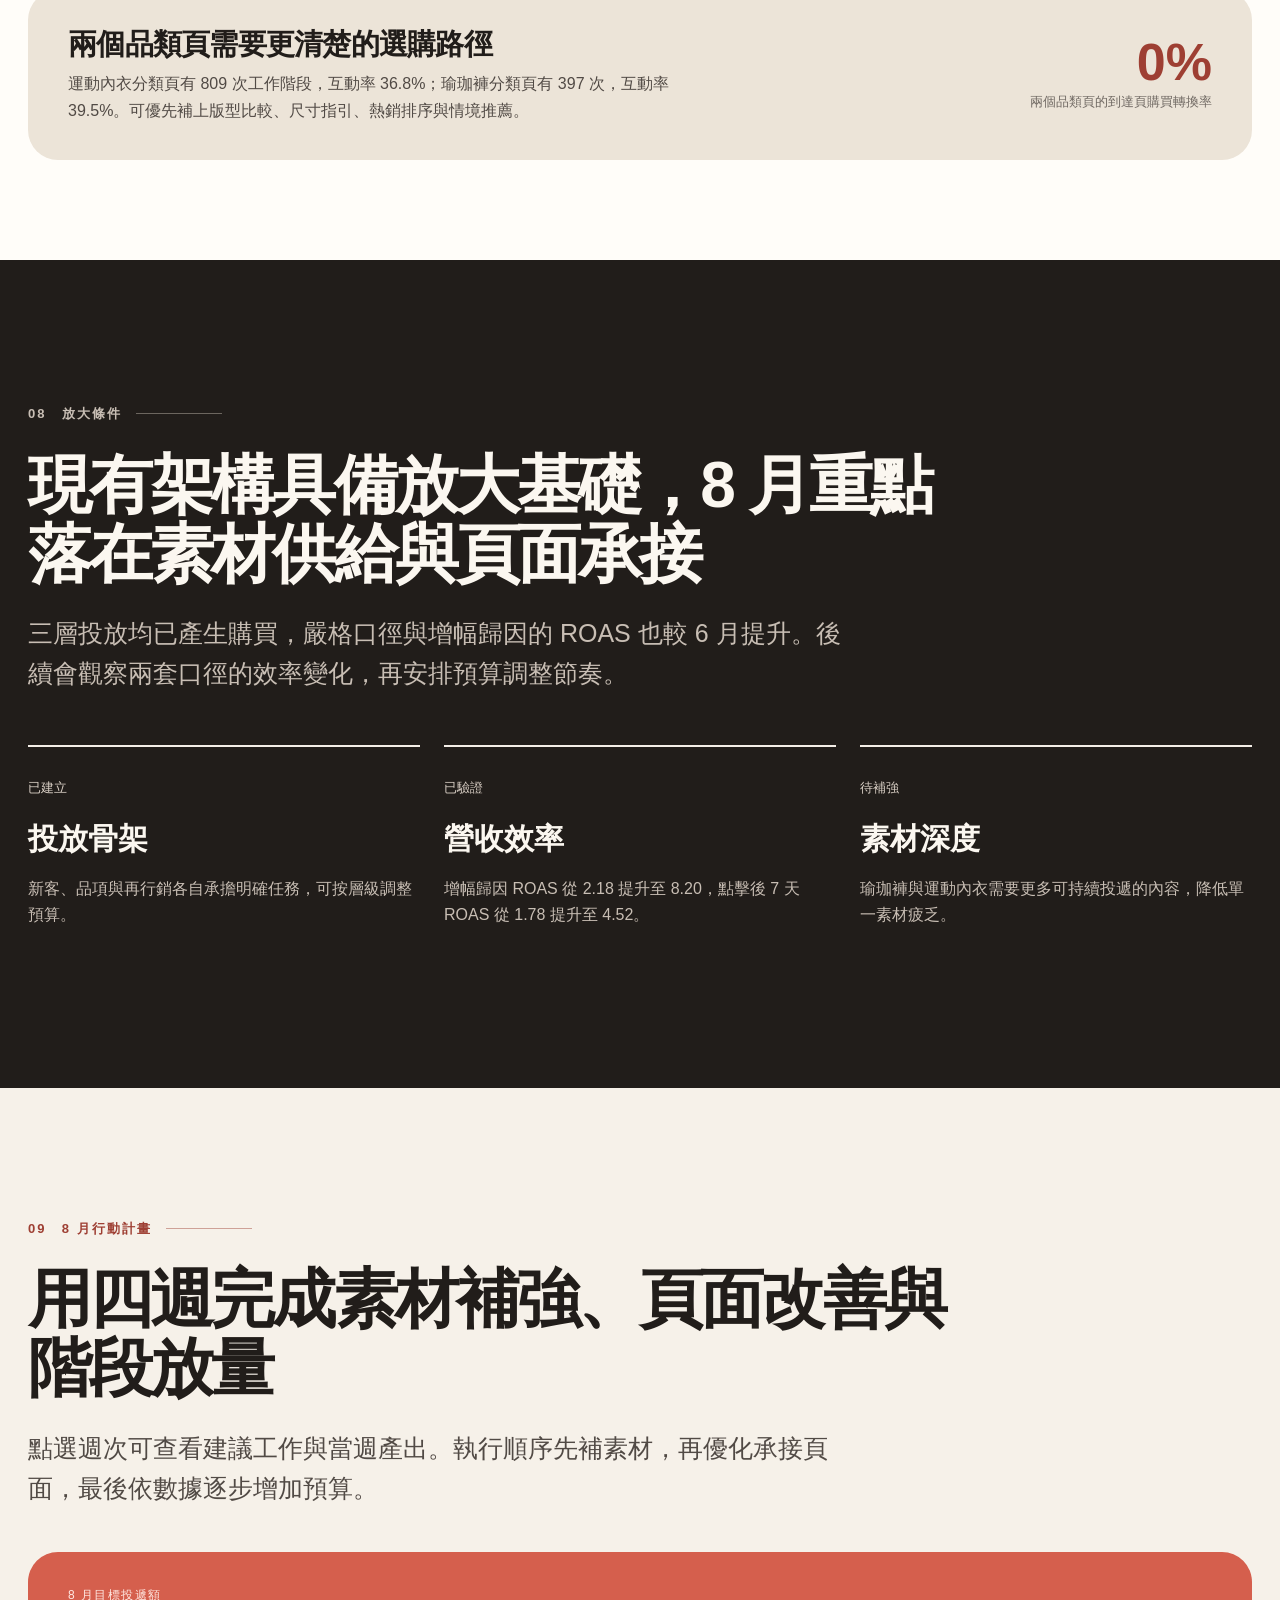
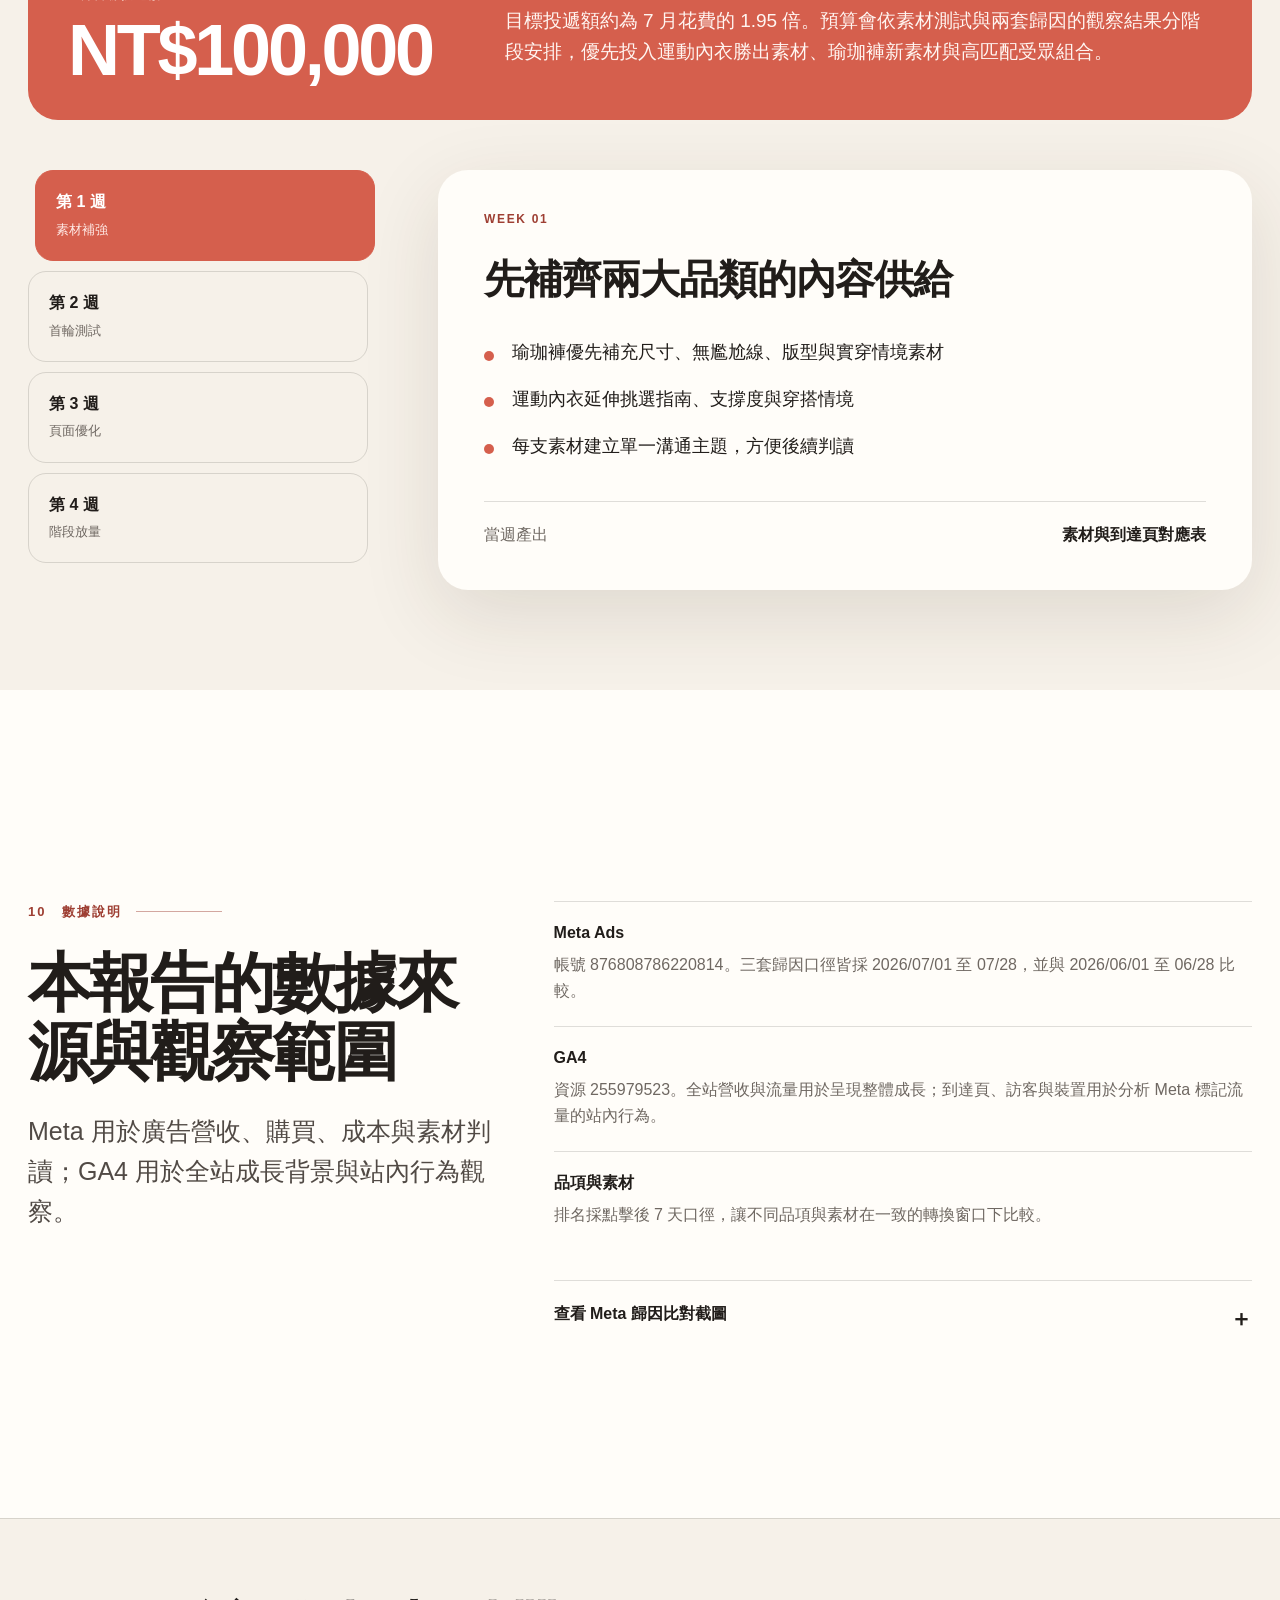
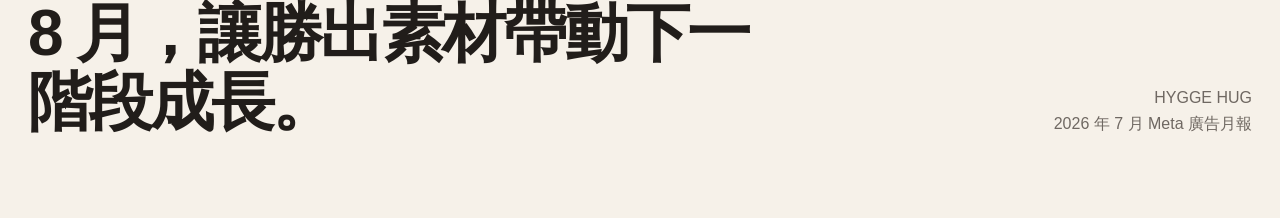
<file: hygge-hug-2026-07-report/index.html>
<!doctype html><html lang="zh-Hant"><head><meta charset="utf-8"><meta name="viewport" content="width=device-width,initial-scale=1"><meta name="description" content="HYGGE HUG 2026 年 7 月 Meta 廣告月報，整合 Meta 三套歸因口徑與 GA4 站內行為。"><meta name="theme-color" content="#f6f1e9"><title>HYGGE HUG｜2026 年 7 月 Meta 廣告月報</title><link rel="stylesheet" href="base.css"><link rel="stylesheet" href="responsive.css"></head><body><a class="skip" href="#content">跳至主要內容</a><div class="progress" aria-hidden="true"><span id="progressBar"></span></div><header class="nav" aria-label="月報導覽"><div class="brand">HYGGE HUG</div><nav class="navlinks"><a href="#growth">成長</a><a href="#attribution">歸因</a><a href="#adjusted">高峰校正</a><a href="#structure">架構</a><a href="#product">品項</a><a href="#creative">素材</a><a href="#ga4">GA4</a><a href="#plan">8 月</a></nav><button class="print" type="button" onclick="window.print()">列印月報</button></header><main id="content"><section class="section hero" id="top" data-section="封面"><div class="wrap"><div class="hero-grid"><div><p class="kicker">2026 July Performance Review</p><h1>7 月營收動能已被驗證</h1><p class="lead">投放架構完成第一階段驗證，增幅歸因營收達 <strong>NT$419,982</strong>。8 月將集中補強瑜珈褲與運動內衣素材，讓放量具備更穩定的內容供給。</p><div class="meta-line"><span>Meta 帳號 876808786220814</span><span>觀察期間 2026/07/01 至 07/28</span><span>比較期間 2026/06/01 至 06/28</span></div></div><div class="hero-number"><div class="label">增幅歸因營收貢獻</div><strong data-count="419982">NT$419,982</strong><small>192 筆購買　ROAS 8.20</small></div></div><div class="opening-notes"><div class="opening-note"><b>01　規模</b><p>Meta 7 月花費 NT$51,209，三套歸因皆顯示可觀的營收貢獻。</p></div><div class="opening-note"><b>02　效率</b><p>運動內衣 ROAS 7.67，已具備延伸素材與增加預算的基礎。</p></div><div class="opening-note"><b>03　機會</b><p>瑜珈褲 ROAS 2.97，素材說服力與品類頁體驗將同步優化。</p></div></div></div></section><section class="section soft" id="growth" data-section="全站成長"><div class="wrap split"><div><div class="chapter">01　全站成長</div><h2>7 月的營收與流量同步放大</h2><p class="lead">GA4 全站營收較 6 月增加 315.7%，工作階段增加 196.7%。旺季需求、商品熱度與媒體投放共同推升整體規模。</p><p class="statement">7 月的成長幅度高於流量增幅，顯示新增流量同時帶來更高的交易產出。</p><div class="metric-pair"><div class="metric-plain"><span>7 月全站購買</span><strong>694</strong></div><div class="metric-plain"><span>每次工作階段營收成長</span><strong>+40.1%</strong></div></div></div><div><h3>全站營收</h3><div class="growth-bars"><div class="growth-row"><div class="period">6 月</div><div class="track"><div class="bar" style="--w:24.1%"></div></div><div class="value">34.9 萬</div></div><div class="growth-row july"><div class="period">7 月</div><div class="track"><div class="bar" style="--w:100%"></div></div><div class="value">144.9 萬</div></div></div><h3 style="margin-top:56px">工作階段</h3><div class="growth-bars"><div class="growth-row"><div class="period">6 月</div><div class="track"><div class="bar" style="--w:33.7%"></div></div><div class="value">10,085</div></div><div class="growth-row july"><div class="period">7 月</div><div class="track"><div class="bar" style="--w:100%"></div></div><div class="value">29,923</div></div></div><p class="muted" style="margin-top:34px">GA4 數據呈現全站商業表現；Meta 營收貢獻請參考下一節的歸因結果。</p></div></div></section><section class="section dark" id="attribution" data-section="Meta 歸因"><div class="wrap"><div class="chapter">02　Meta 營收貢獻</div><h2>三種歸因視角，都看見 7 月的營收產出</h2><p class="lead">三個口徑依轉換認定範圍分為最嚴格、增幅歸因與最寬鬆。點選後可查看各自的營收、購買與 ROAS。</p><div class="attribution-layout"><div class="model-tabs" role="tablist" aria-label="歸因口徑"><button class="model-tab" role="tab" aria-selected="false" data-model="0"><b>點擊後轉換</b><small>最嚴格｜點擊後 7 天</small></button><button class="model-tab" role="tab" aria-selected="true" data-model="1"><b>增幅歸因轉換</b><small>本月主要觀察口徑</small></button><button class="model-tab" role="tab" aria-selected="false" data-model="2"><b>META 預設</b><small>前期投放設定｜最寬鬆</small></button></div><div class="model-stage" role="tabpanel" aria-live="polite"><div class="model-head"><div class="model-revenue"><small id="modelLabel">增幅歸因營收</small><span id="modelRevenue">NT$419,982</span></div><p class="model-note" id="modelNote">Meta 估算其中 192 筆購買受到廣告帶來的增幅影響，適合用來評估預算放大價值。</p></div><div class="model-stats"><div><span>購買</span><strong id="modelPurchases">192</strong></div><div><span>ROAS</span><strong id="modelRoas">8.20</strong></div><div><span>每次購買成本</span><strong id="modelCpa">NT$267</strong></div></div><div class="canvas-wrap"><canvas id="dailyChart" aria-label="7 月每日歸因營收折線圖"></canvas></div></div></div><div class="attribution-shift"><div><div class="muted">META 預設 ROAS</div><div class="shift-number"><span>14.42</span><i>→</i><span>10.29</span></div><div class="muted">6 月至 7 月</div></div><div><h3>ROAS 看似下降，但有效購買明顯增加</h3><p>本月投遞策略改採增幅歸因，與前期使用 META 預設的做法不同。最寬鬆 ROAS 從 14.42 降至 10.29；同一期間，增幅歸因購買從 6 月 4 筆增加至 7 月 192 筆，點擊後 7 天購買也從 3 筆增加至 100 筆。這次策略調整辨識到更多由廣告帶入的有效購買，後續將持續用兩套口徑交叉觀察新增營收品質。</p></div></div></div></section><section class="section soft" id="adjusted" data-section="團購高峰校正"><div class="wrap"><div class="chapter">03　團購高峰校正</div><h2>排除 7/19 團購高峰後，常態投放仍保有營收回收</h2><p class="lead">7/19 的團購活動集中帶入大量訂單。為了看清日常投放的基礎表現，本頁同步扣除當日花費、購買與營收，再重新計算三套歸因結果。</p><div class="outlier-context"><div><strong>37.9%</strong><span>7/19 佔全月增幅歸因營收</span></div><p>當日花費 NT$3,140，只占全月 6.1%，卻帶來 NT$159,298 的增幅歸因營收。團購對全月高點的貢獻明確，因此另列校正結果能更貼近常態投放。</p></div><div class="outlier-cards"><article class="outlier-card"><div class="model-name">點擊後轉換｜最嚴格</div><div class="adjusted-number">NT$169,507</div><small>完整期間 NT$231,280</small><div class="retained"><span style="--retained:73.3%"></span></div><dl><div><dt>排除後購買</dt><dd>73</dd></div><div><dt>排除後 ROAS</dt><dd>3.53</dd></div></dl></article><article class="outlier-card featured"><div class="model-name">增幅歸因轉換</div><div class="adjusted-number">NT$260,684</div><small>完整期間 NT$419,982</small><div class="retained"><span style="--retained:62.1%"></span></div><dl><div><dt>排除後購買</dt><dd>115</dd></div><div><dt>排除後 ROAS</dt><dd>5.42</dd></div></dl></article><article class="outlier-card"><div class="model-name">META 預設｜最寬鬆</div><div class="adjusted-number">NT$327,078</div><small>完整期間 NT$526,837</small><div class="retained"><span style="--retained:62.1%"></span></div><dl><div><dt>排除後購買</dt><dd>141</dd></div><div><dt>排除後 ROAS</dt><dd>6.80</dd></div></dl></article></div><p class="statement">排除團購高峰後，增幅歸因仍帶來 115 筆購買與 NT$260,684 營收。常態投放已建立可持續觀察的基礎，團購則提供額外的集中放大效果。</p></div></section><section class="section" id="structure" data-section="投放架構"><div class="wrap"><div class="chapter">04　投放架構</div><h2>新客拓展、品項經營與再行銷已形成完整接力</h2><p class="lead">7 月完成三層投放骨架。新客輪播承接主要規模，品項分類驗證商品方向，再行銷延續高意圖受眾，後續可依素材供給分層增加預算。</p><div class="architecture"><article class="layer"><span class="num">01　新客輪播</span><h3>取得主要營收量體</h3><div class="big">NT$132,392</div><p>60 筆購買，ROAS 4.55。多款集合與功能型素材為主要流量入口。</p></article><article class="layer"><span class="num">02　品項分類</span><h3>確認優先放大品類</h3><div class="big">NT$49,206</div><p>20 筆購買，ROAS 5.48。運動內衣已展現較高效率。</p></article><article class="layer"><span class="num">03　再行銷</span><h3>承接高意圖訪客</h3><div class="big">NT$29,322</div><p>12 筆購買，ROAS 4.59。加購與瀏覽受眾維持穩定回收。</p></article></div><p class="flow-note"><strong>加碼訊號：</strong>品項分類 ROAS 5.48，是三層架構中最高，但花費只有新客輪播的 31%。8 月可先增加勝出品項的素材與測試預算，再由再行銷承接回訪需求。</p></div></section><section class="section soft" id="product" data-section="品項表現"><div class="wrap"><div class="section-head"><div><div class="chapter">05　品項表現</div><h2>運動內衣已勝出，瑜珈褲需要新的成長解法</h2></div><div><p>品項比較統一採用點擊後 7 天口徑。切換指標可查看營收效率與成本差異。</p><div class="metric-toggle" aria-label="品項指標" style="margin-top:18px"><button class="active" data-product-metric="roas">ROAS</button><button data-product-metric="revenue">營收</button><button data-product-metric="cpa">CPA</button></div></div></div><div class="ranking" id="productRanking"></div><div class="insight-band"><div><h3>瑜珈褲是 8 月最優先的改善品類</h3><p>運動內衣已投遞 12 組素材名稱，瑜珈褲為 8 組；數量與勝出深度仍有差距。瑜珈褲目前帶來 4 筆購買，CPA 為 NT$897。下一波測試將聚焦尺寸選擇、無尷尬線、版型修飾與實穿情境，並同步調整品類頁的選購引導。</p></div><div class="comparison-big"><strong>2.76 倍</strong><span>瑜珈褲 CPA 相對運動內衣</span></div></div></div></section><section class="section" id="creative" data-section="素材表現"><div class="wrap"><div class="section-head"><div><div class="chapter">06　素材表現</div><h2>多款選擇、功能痛點與選購指南最能帶動購買</h2></div><div><p>素材排行採點擊後 7 天口徑。切換指標可查看營收貢獻、ROAS 與購買量。</p><div class="metric-toggle" aria-label="素材指標" style="margin-top:18px"><button class="active" data-creative-metric="revenue">營收</button><button data-creative-metric="roas">ROAS</button><button data-creative-metric="purchases">購買</button></div></div></div><div class="creative-grid" id="creativeGrid"></div><div class="insight-band"><div><h3>素材與受眾的搭配會改變效率</h3><p>「360° 防曬外套」在戶外運動受眾的 ROAS 達 9.93，在運動服裝受眾為 4.15，在類似受眾為 2.98。8 月會保留高匹配組合，並把「多款選擇、功能痛點、選購指南」三種框架延伸至瑜珈褲。</p></div><div class="comparison-big"><strong>7.19</strong><span>運內挑選指南 ROAS</span></div></div></div></section><section class="section soft" id="ga4" data-section="GA4 行為"><div class="wrap"><div class="chapter">07　GA4 站內行為</div><h2>回訪者轉換率是新訪客的 4.5 倍，品類頁仍有改善空間</h2><p class="lead">Meta 標記流量共帶來 7,963 次工作階段，整體互動率 60.5%，平均工作階段 90 秒。以下從到達頁、訪客與裝置三個角度觀察站內行為。</p><div class="ga-tabs" role="tablist" aria-label="GA4 分析視角"><button class="ga-tab active" role="tab" data-ga="landing">到達頁</button><button class="ga-tab" role="tab" data-ga="visitor">新客與回訪</button><button class="ga-tab" role="tab" data-ga="device">裝置</button></div><div class="ga-panel active" id="ga-landing" role="tabpanel"><div class="page-list" id="landingTable"></div><div class="audit-intro"><h3>從實際頁面看流量承接</h3><p class="muted">以下畫面以行動版 390 × 844 檢視。Meta 標記流量有 96% 來自行動裝置，因此建議優先調整首屏訊息、選購引導與商品比較。</p></div><div class="site-audit-grid"><article class="site-audit-card"><div class="site-audit-shot"><img src="assets/audit-1.svg" loading="lazy" decoding="async" alt="HYGGE HUG 行動版首頁截圖"></div><div class="site-audit-copy"><div class="page-tag">首頁</div><h3>把選購入口從形象圖中拉出來</h3><p>目前「check out」嵌在圖片內，點擊感與文字辨識度偏弱。可在首屏增加高對比按鈕，分別導向運動內衣與瑜珈褲，縮短廣告流量的選購路徑。</p><a href="https://www.hyggehugtw.com/">查看頁面</a></div></article><article class="site-audit-card"><div class="site-audit-shot"><img src="assets/audit-2.svg" loading="lazy" decoding="async" alt="HYGGE HUG 運動內衣分類頁行動版截圖"></div><div class="site-audit-copy"><div class="page-tag">運動內衣分類頁</div><h3>延續挑選指南的購買脈絡</h3><p>頁面直接進入 72 件商品格，支撐度、包覆範圍與運動情境尚未在首屏提供。可先呈現選購指南與精選款，再讓使用者進入完整商品列表。</p><a href="https://www.hyggehugtw.com/categories/bra-tops">查看頁面</a></div></article><article class="site-audit-card"><div class="site-audit-shot"><img src="assets/audit-3.svg" loading="lazy" decoding="async" alt="HYGGE HUG 瑜珈褲分類頁行動版截圖"></div><div class="site-audit-copy"><div class="page-tag">瑜珈褲分類頁</div><h3>先解決版型比較，再進入商品格</h3><p>兩欄商品名稱容易被截斷，版型差異也不易快速辨識。可增加無尷尬線、口袋、喇叭、高腰等標籤與比較表；本次檢視曾出現首屏商品圖延後顯示，也建議檢查行動版圖片載入。</p><a href="https://www.hyggehugtw.com/categories/leggings">查看頁面</a></div></article></div><div class="insight-band"><div><h3>兩個品類頁需要更清楚的選購路徑</h3><p>運動內衣分類頁有 809 次工作階段，互動率 36.8%；瑜珈褲分類頁有 397 次，互動率 39.5%。可優先補上版型比較、尺寸指引、熱銷排序與情境推薦。</p></div><div class="comparison-big"><strong>0%</strong><span>兩個品類頁的到達頁購買轉換率</span></div></div></div><div class="ga-panel" id="ga-visitor" role="tabpanel"><div class="audience-compare" id="visitorCompare"></div></div><div class="ga-panel" id="ga-device" role="tabpanel"><div style="max-width:900px" id="deviceList"></div><p class="statement">96% 的 Meta 標記工作階段來自行動裝置，素材首屏與商品頁行動版體驗會直接影響放量成果。</p></div></div></section><section class="section dark" id="scale" data-section="放大條件"><div class="wrap"><div class="chapter">08　放大條件</div><h2>現有架構具備放大基礎，8 月重點落在素材供給與頁面承接</h2><p class="lead">三層投放均已產生購買，嚴格口徑與增幅歸因的 ROAS 也較 6 月提升。後續會觀察兩套口徑的效率變化，再安排預算調整節奏。</p><div class="readiness"><div class="readiness-item"><div class="signal">已建立</div><strong>投放骨架</strong><p>新客、品項與再行銷各自承擔明確任務，可按層級調整預算。</p></div><div class="readiness-item"><div class="signal">已驗證</div><strong>營收效率</strong><p>增幅歸因 ROAS 從 2.18 提升至 8.20，點擊後 7 天 ROAS 從 1.78 提升至 4.52。</p></div><div class="readiness-item"><div class="signal">待補強</div><strong>素材深度</strong><p>瑜珈褲與運動內衣需要更多可持續投遞的內容，降低單一素材疲乏。</p></div></div></div></section><section class="section" id="plan" data-section="8 月計畫"><div class="wrap"><div class="chapter">09　8 月行動計畫</div><h2>用四週完成素材補強、頁面改善與階段放量</h2><p class="lead">點選週次可查看建議工作與當週產出。執行順序先補素材，再優化承接頁面，最後依數據逐步增加預算。</p><div class="budget-target"><div><span>8 月目標投遞額</span><strong>NT$100,000</strong></div><p>目標投遞額約為 7 月花費的 1.95 倍。預算會依素材測試與兩套歸因的觀察結果分階段安排，優先投入運動內衣勝出素材、瑜珈褲新素材與高匹配受眾組合。</p></div><div class="plan-layout"><div class="weeks" role="tablist" aria-label="8 月週次"><button class="week-btn active" data-week="0"><b>第 1 週</b><small>素材補強</small></button><button class="week-btn" data-week="1"><b>第 2 週</b><small>首輪測試</small></button><button class="week-btn" data-week="2"><b>第 3 週</b><small>頁面優化</small></button><button class="week-btn" data-week="3"><b>第 4 週</b><small>階段放量</small></button></div><div class="week-stage" id="weekStage" role="tabpanel" aria-live="polite"></div></div></div></section><section class="section soft" id="method" data-section="數據說明"><div class="wrap method-grid"><div><div class="chapter">10　數據說明</div><h2>本報告的數據來源與觀察範圍</h2><p class="lead">Meta 用於廣告營收、購買、成本與素材判讀；GA4 用於全站成長背景與站內行為觀察。</p></div><div class="method-list"><div class="method-item"><b>Meta Ads</b><p>帳號 876808786220814。三套歸因口徑皆採 2026/07/01 至 07/28，並與 2026/06/01 至 06/28 比較。</p></div><div class="method-item"><b>GA4</b><p>資源 255979523。全站營收與流量用於呈現整體成長；到達頁、訪客與裝置用於分析 Meta 標記流量的站內行為。</p></div><div class="method-item"><b>品項與素材</b><p>排名採點擊後 7 天口徑，讓不同品項與素材在一致的轉換窗口下比較。</p></div><details><summary>查看 Meta 歸因比對截圖</summary><div class="evidence"><img src="assets/evidence-4.svg" loading="lazy" decoding="async" alt="Meta Ads Manager 三套歸因口徑比對截圖"></div></details></div></div></section></main><footer class="section footer"><div class="wrap footer-grid"><h2>8 月，讓勝出素材帶動下一階段成長。</h2><p>HYGGE HUG<br>2026 年 7 月 Meta 廣告月報</p></div></footer><script src="data.js" defer></script><script src="app.js" defer></script></body></html>
</file>
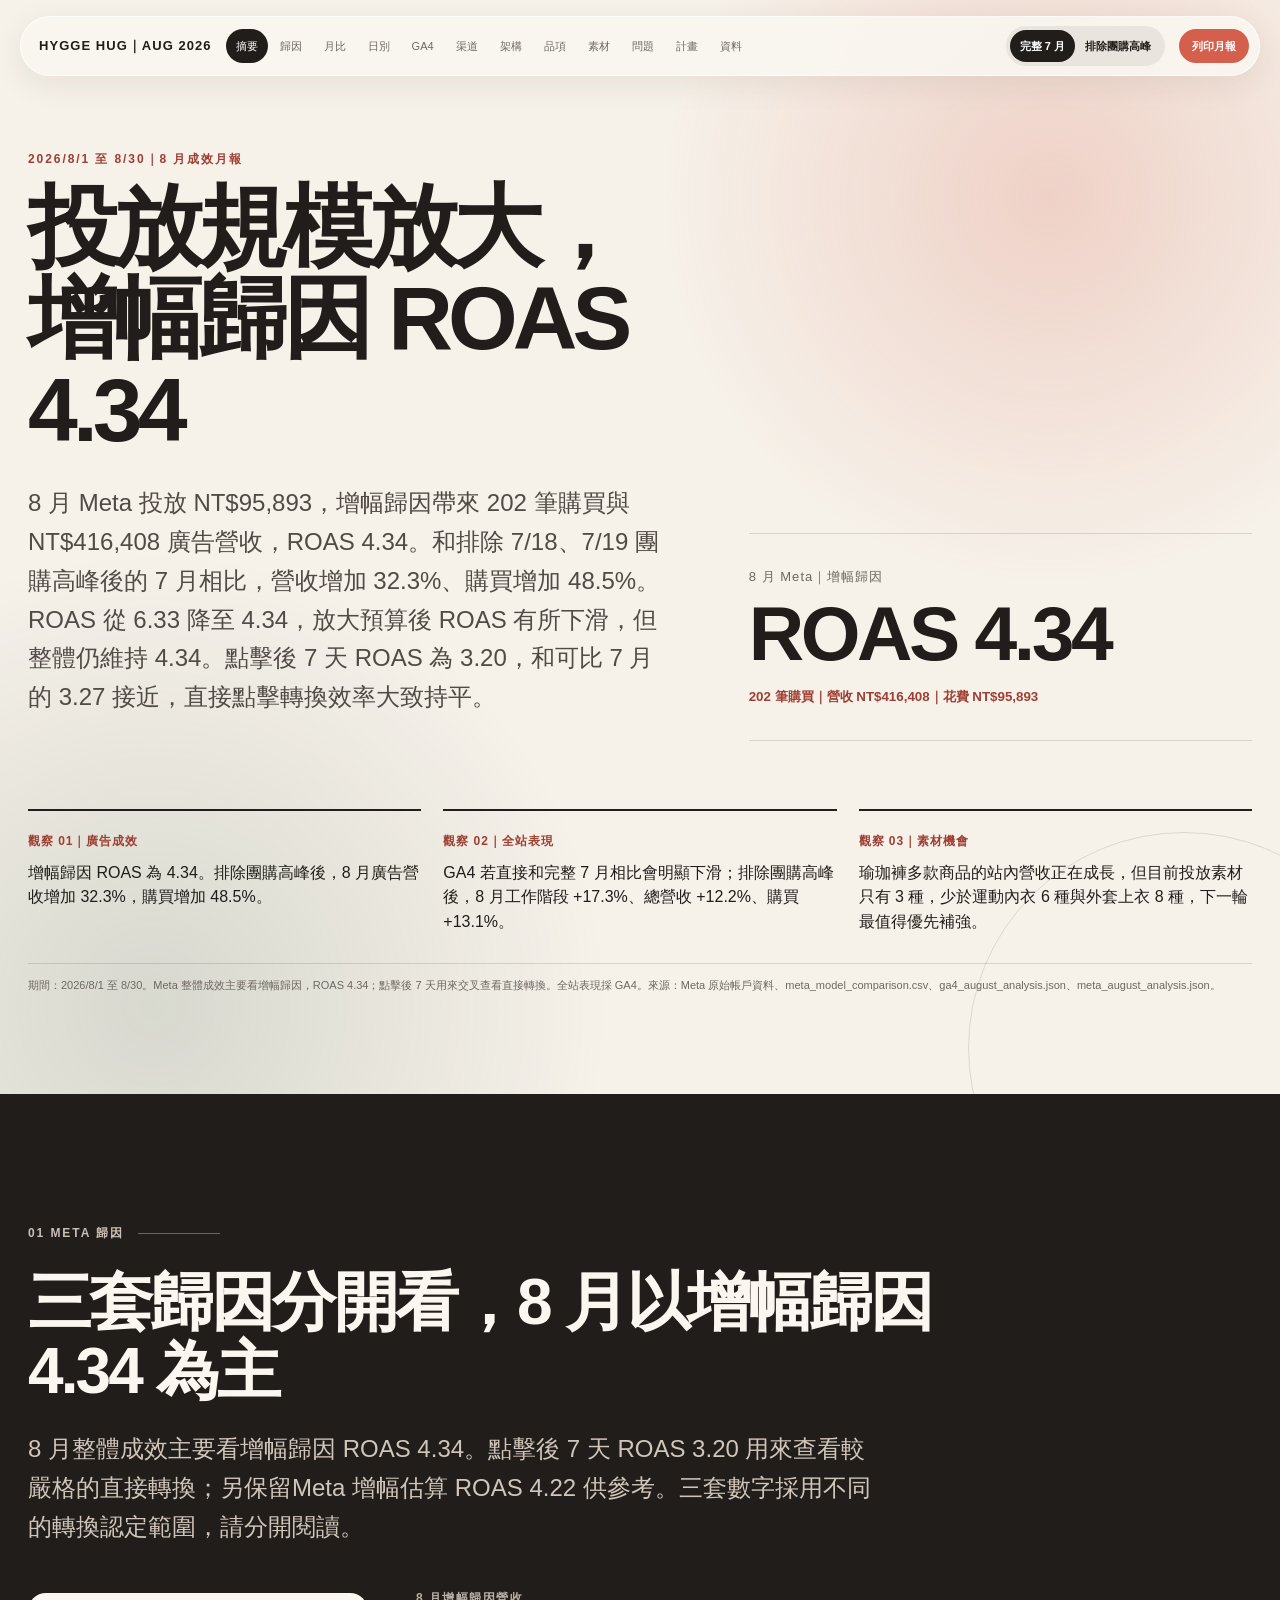
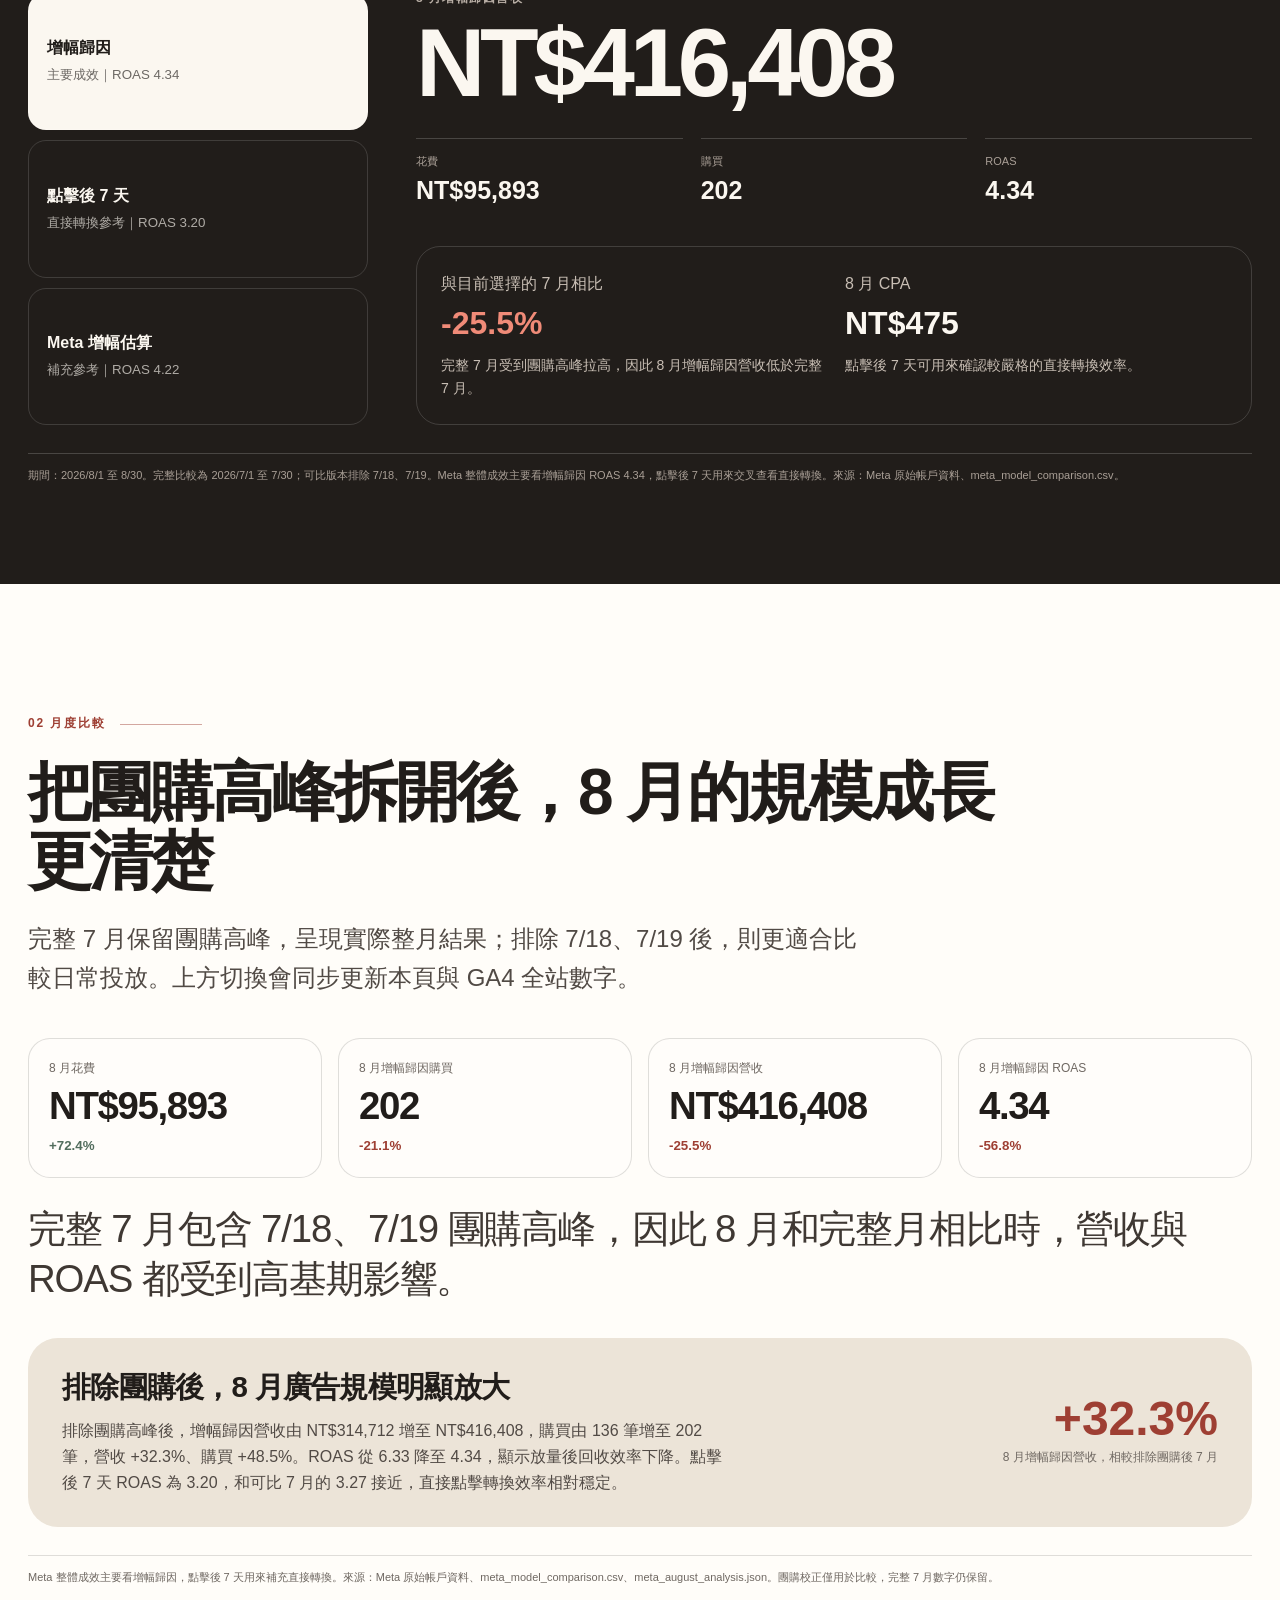
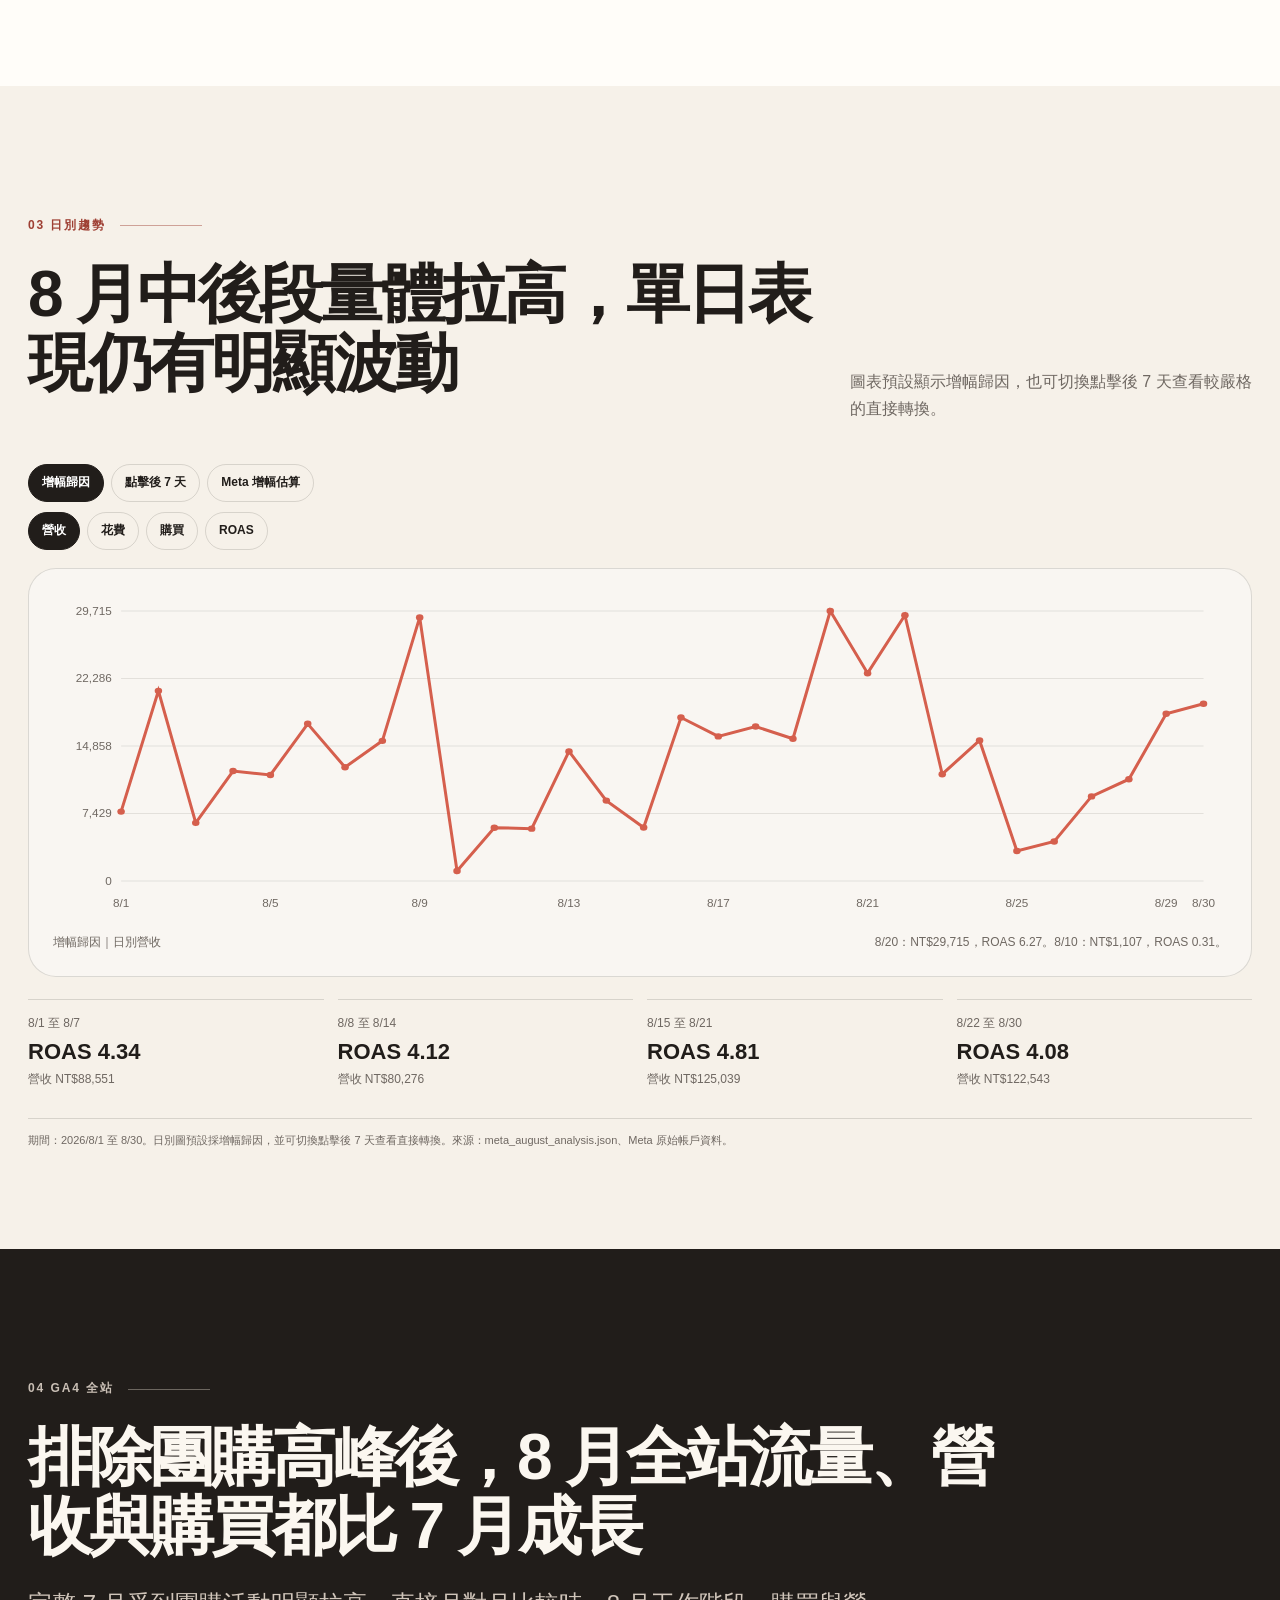
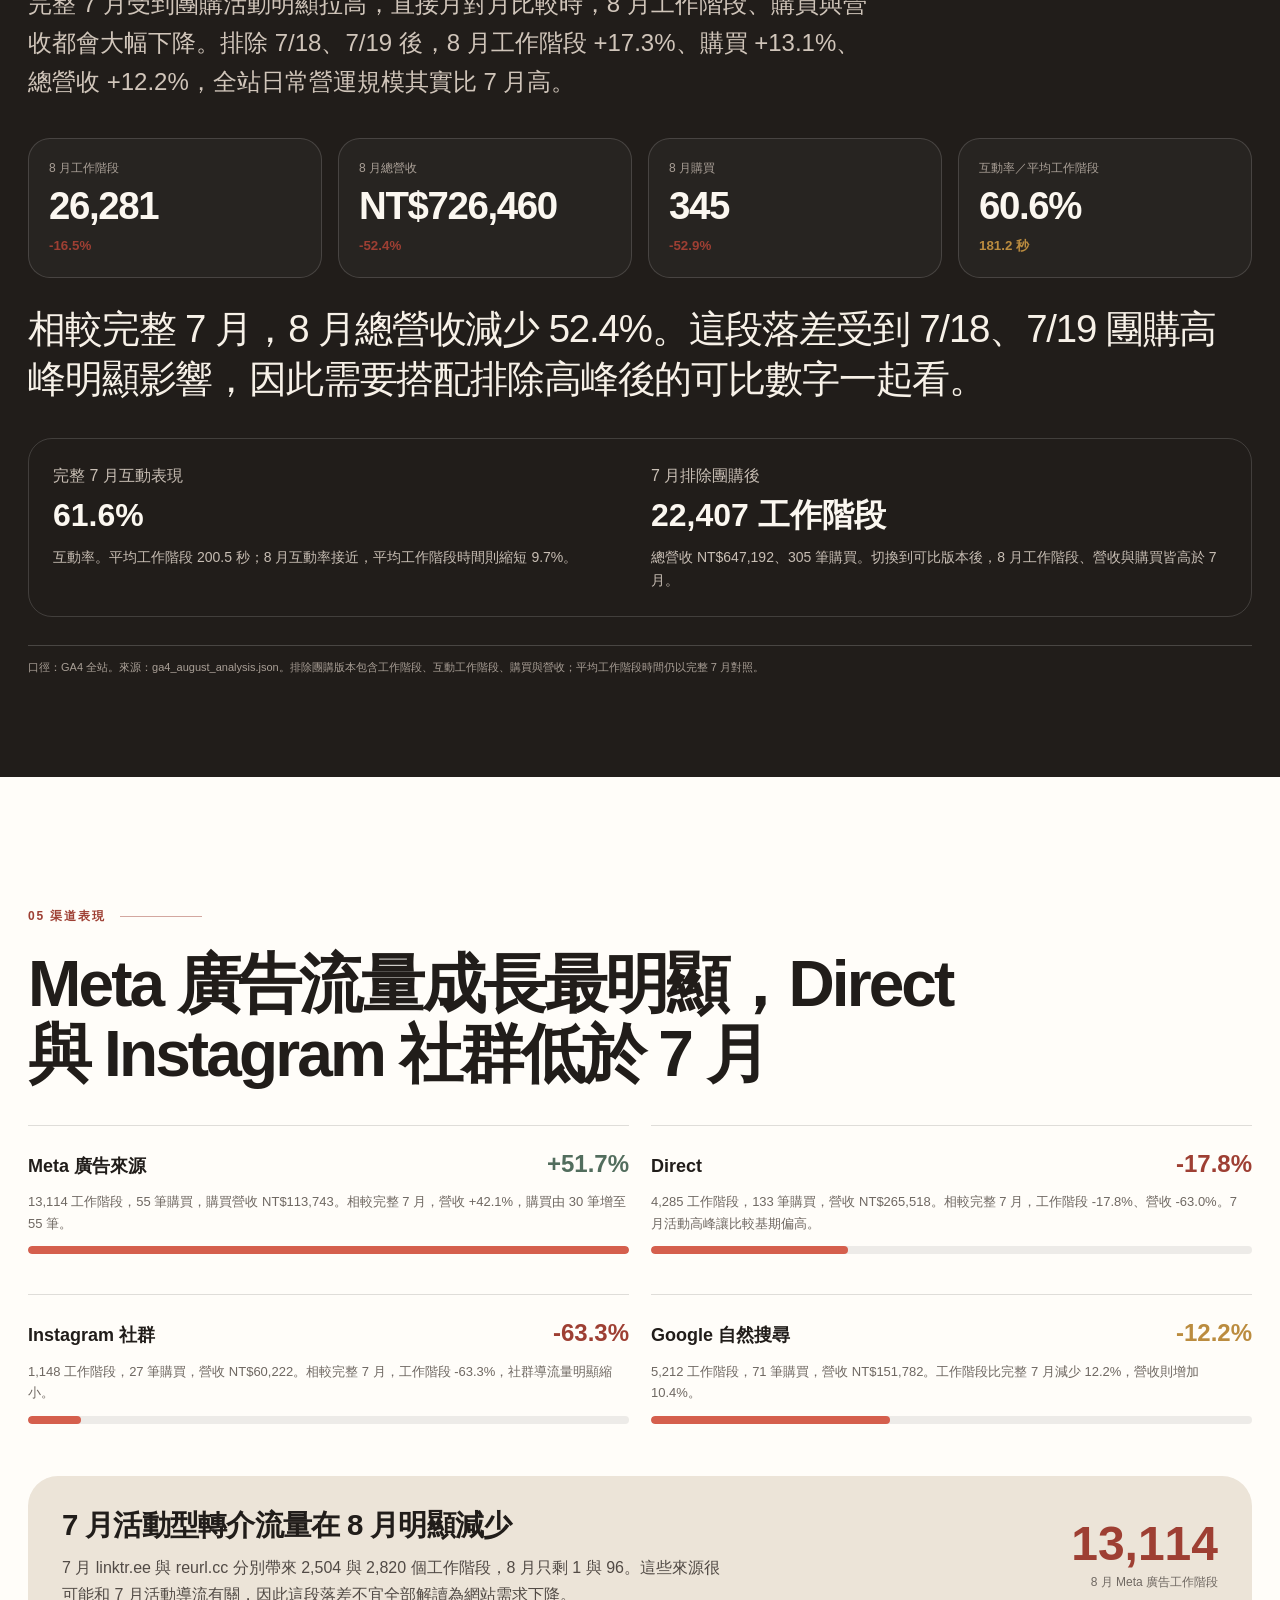
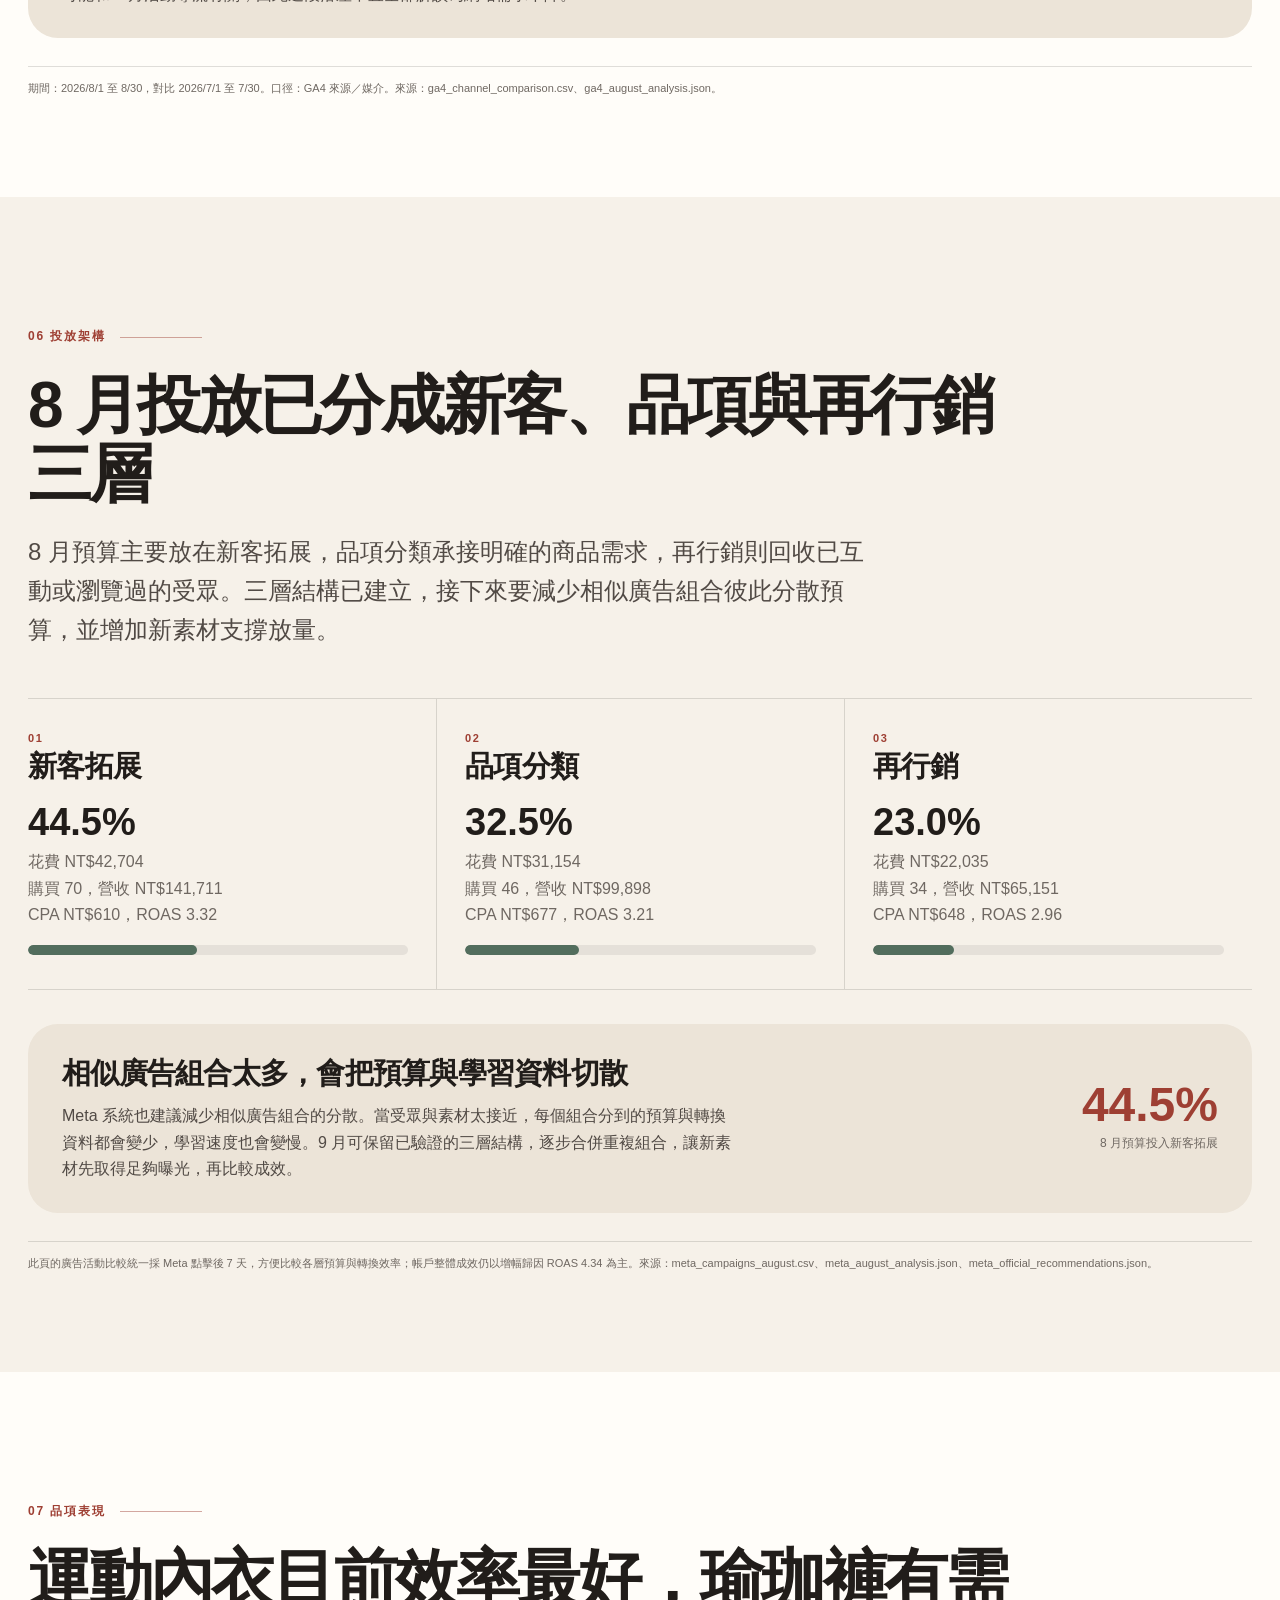
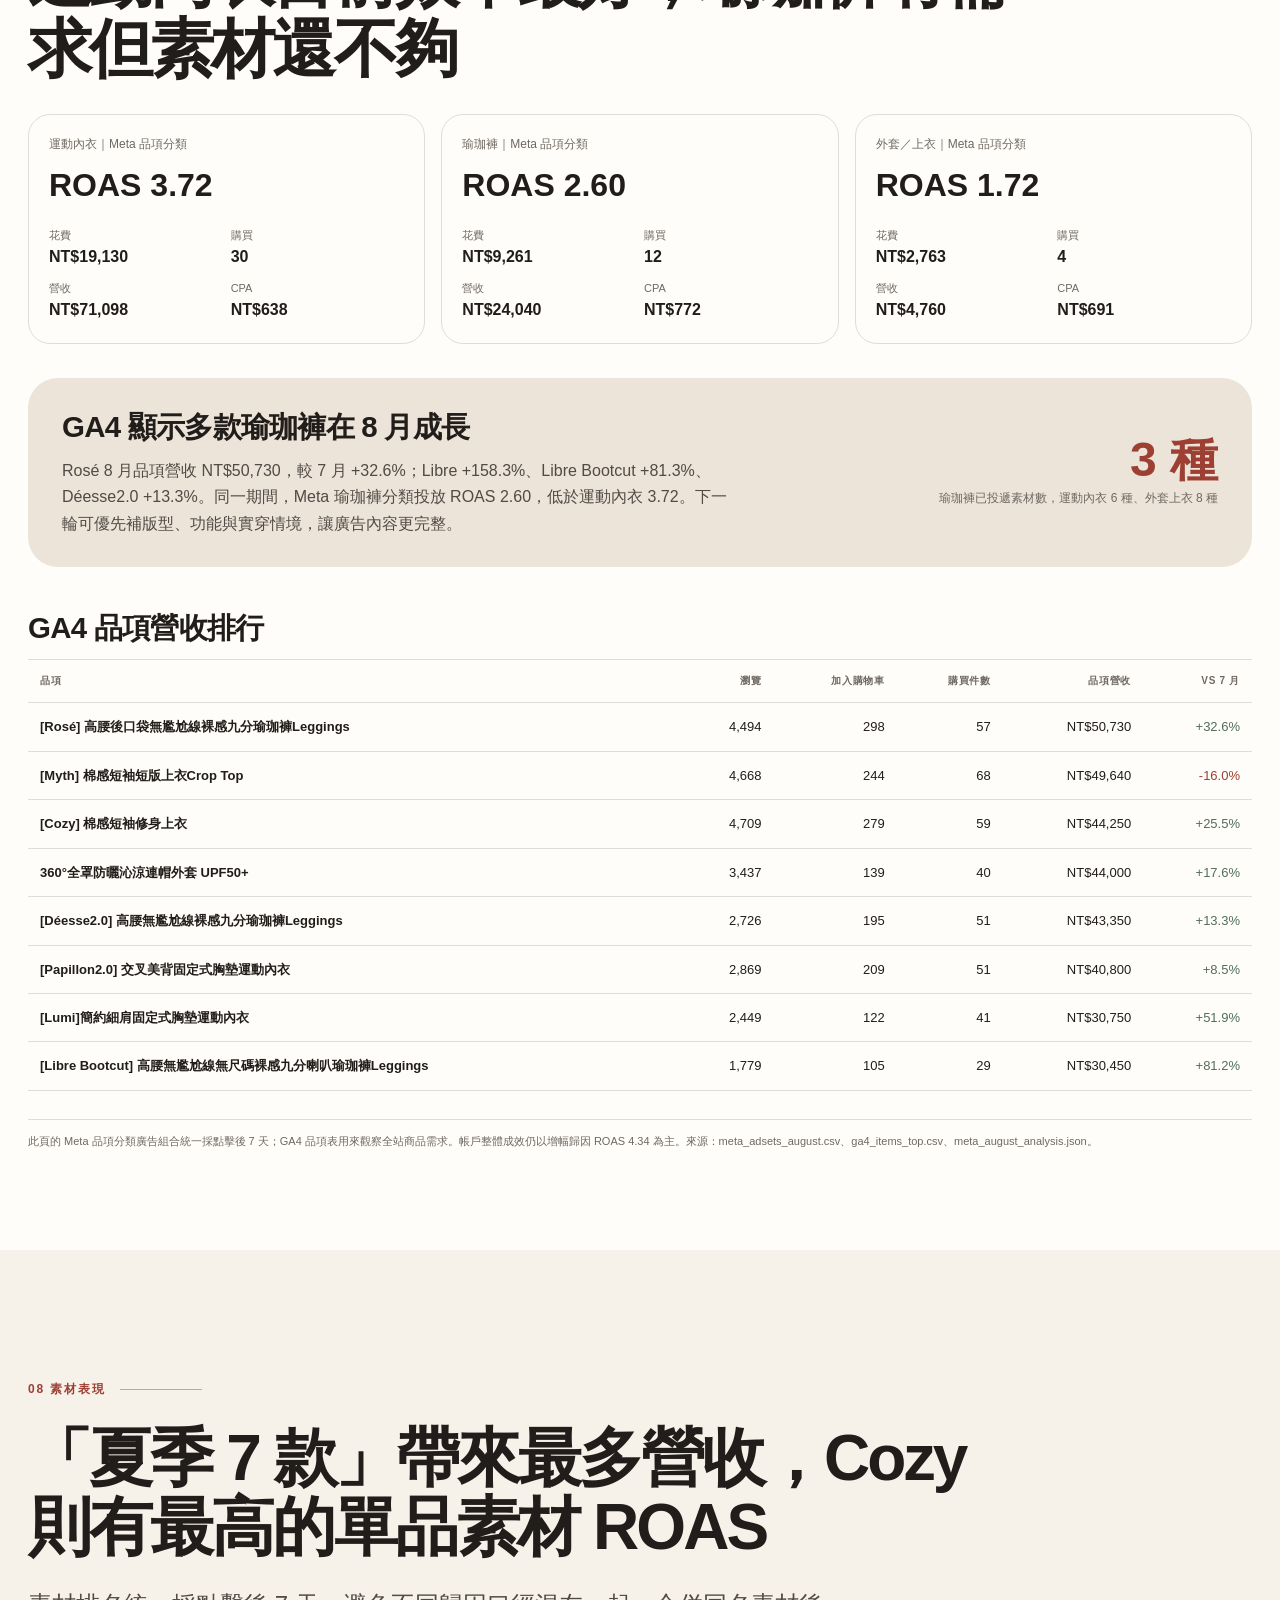
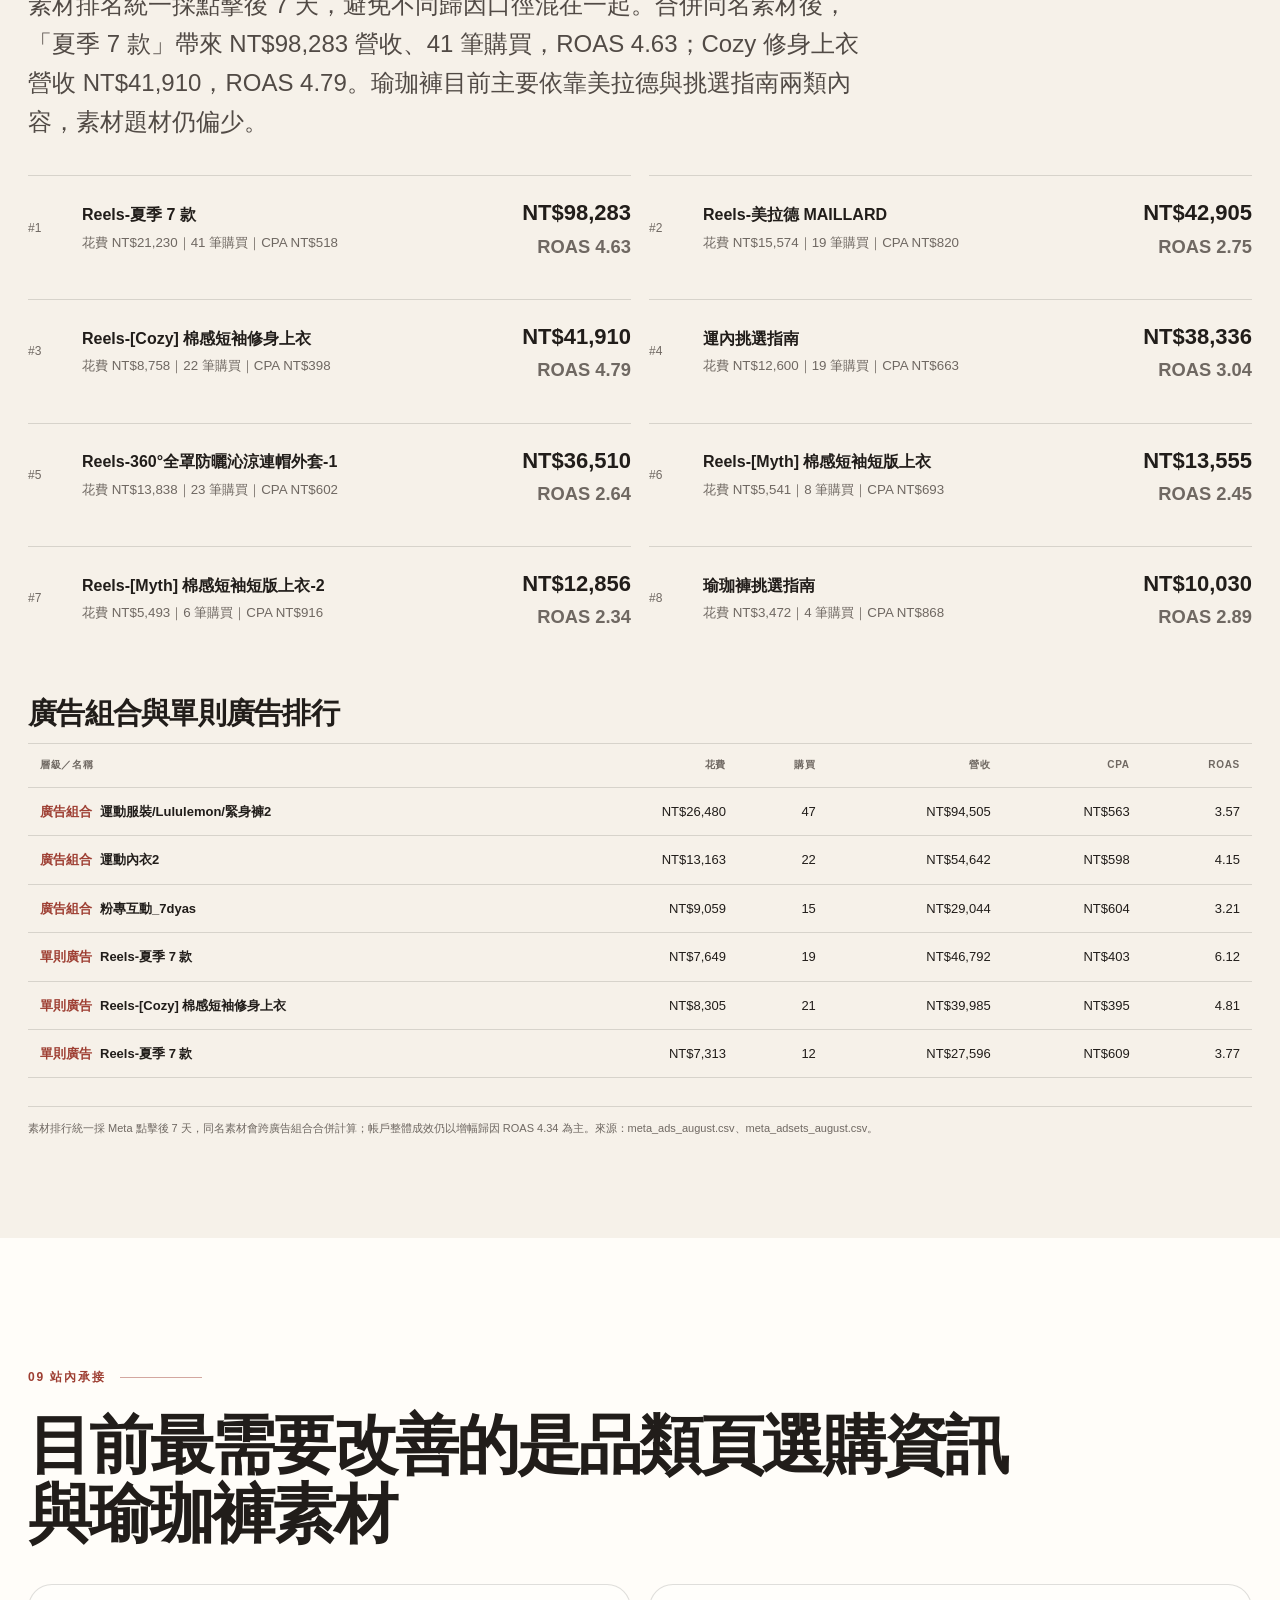
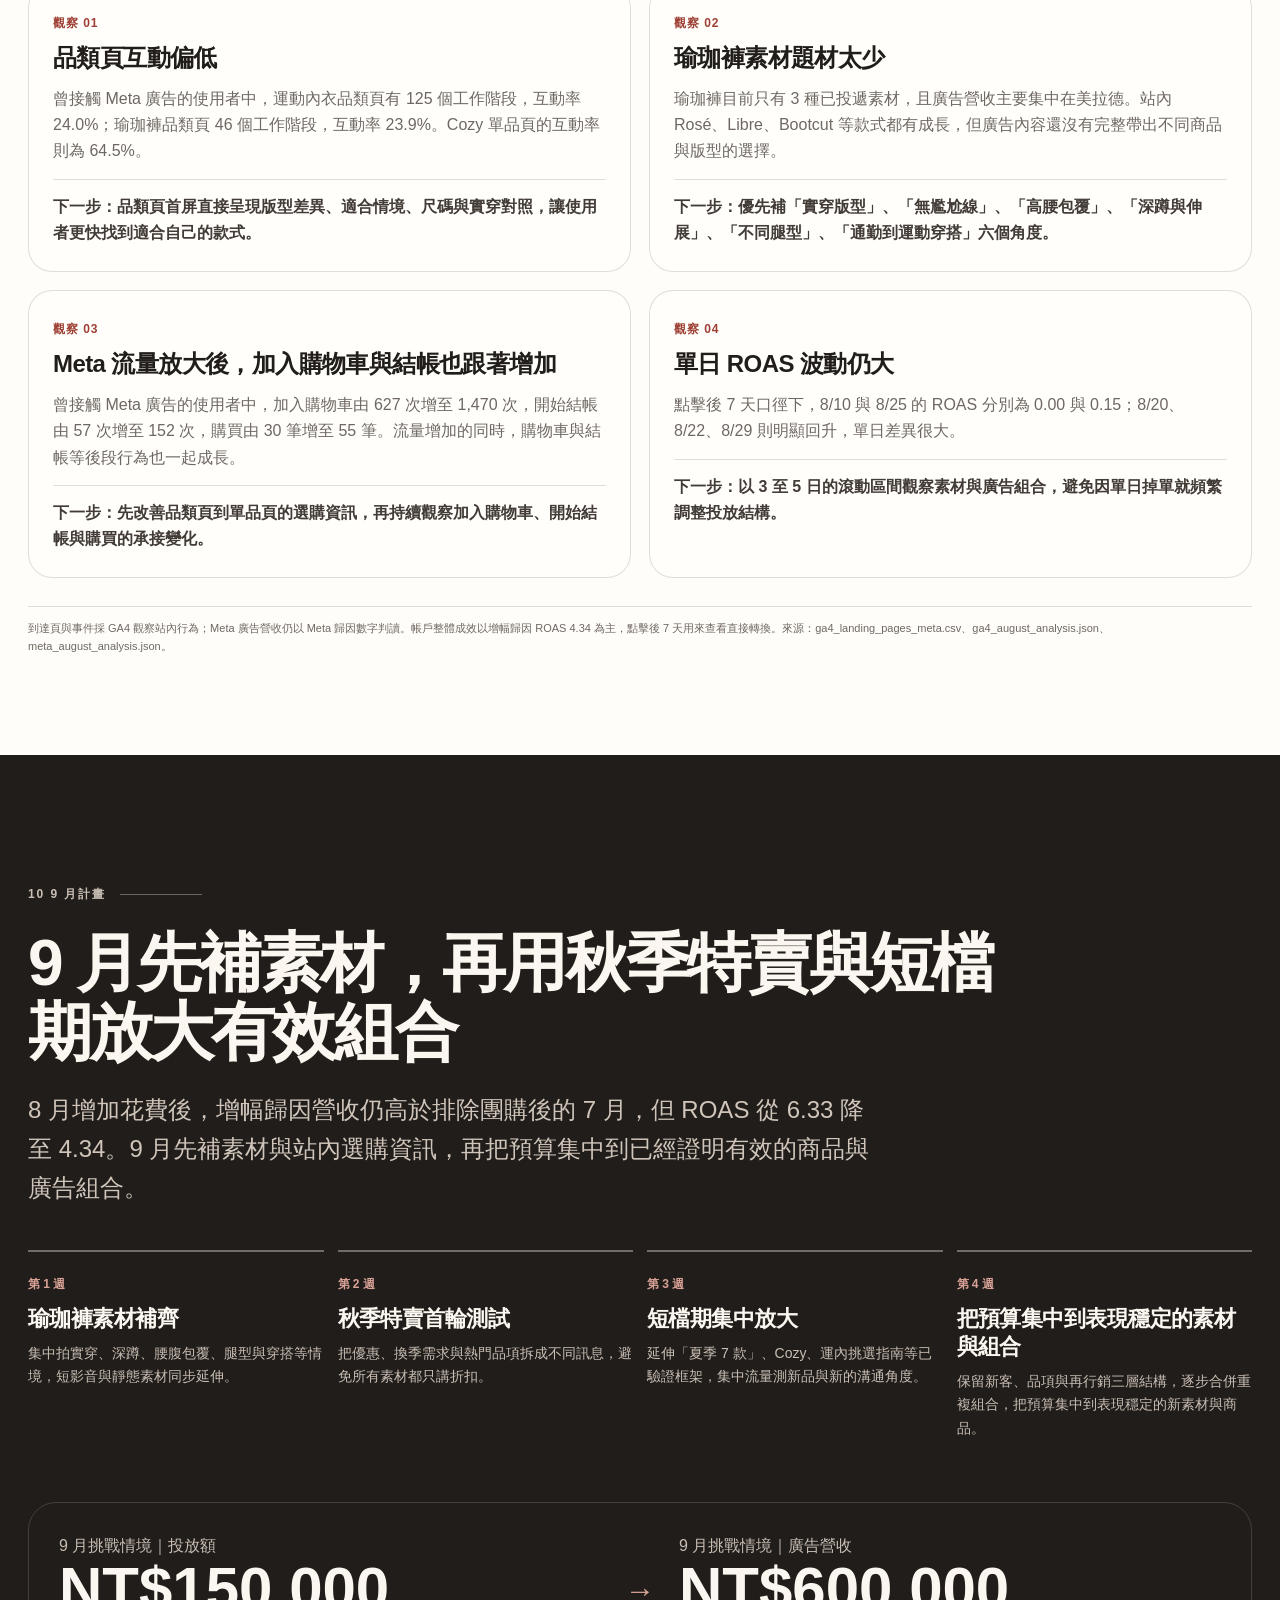
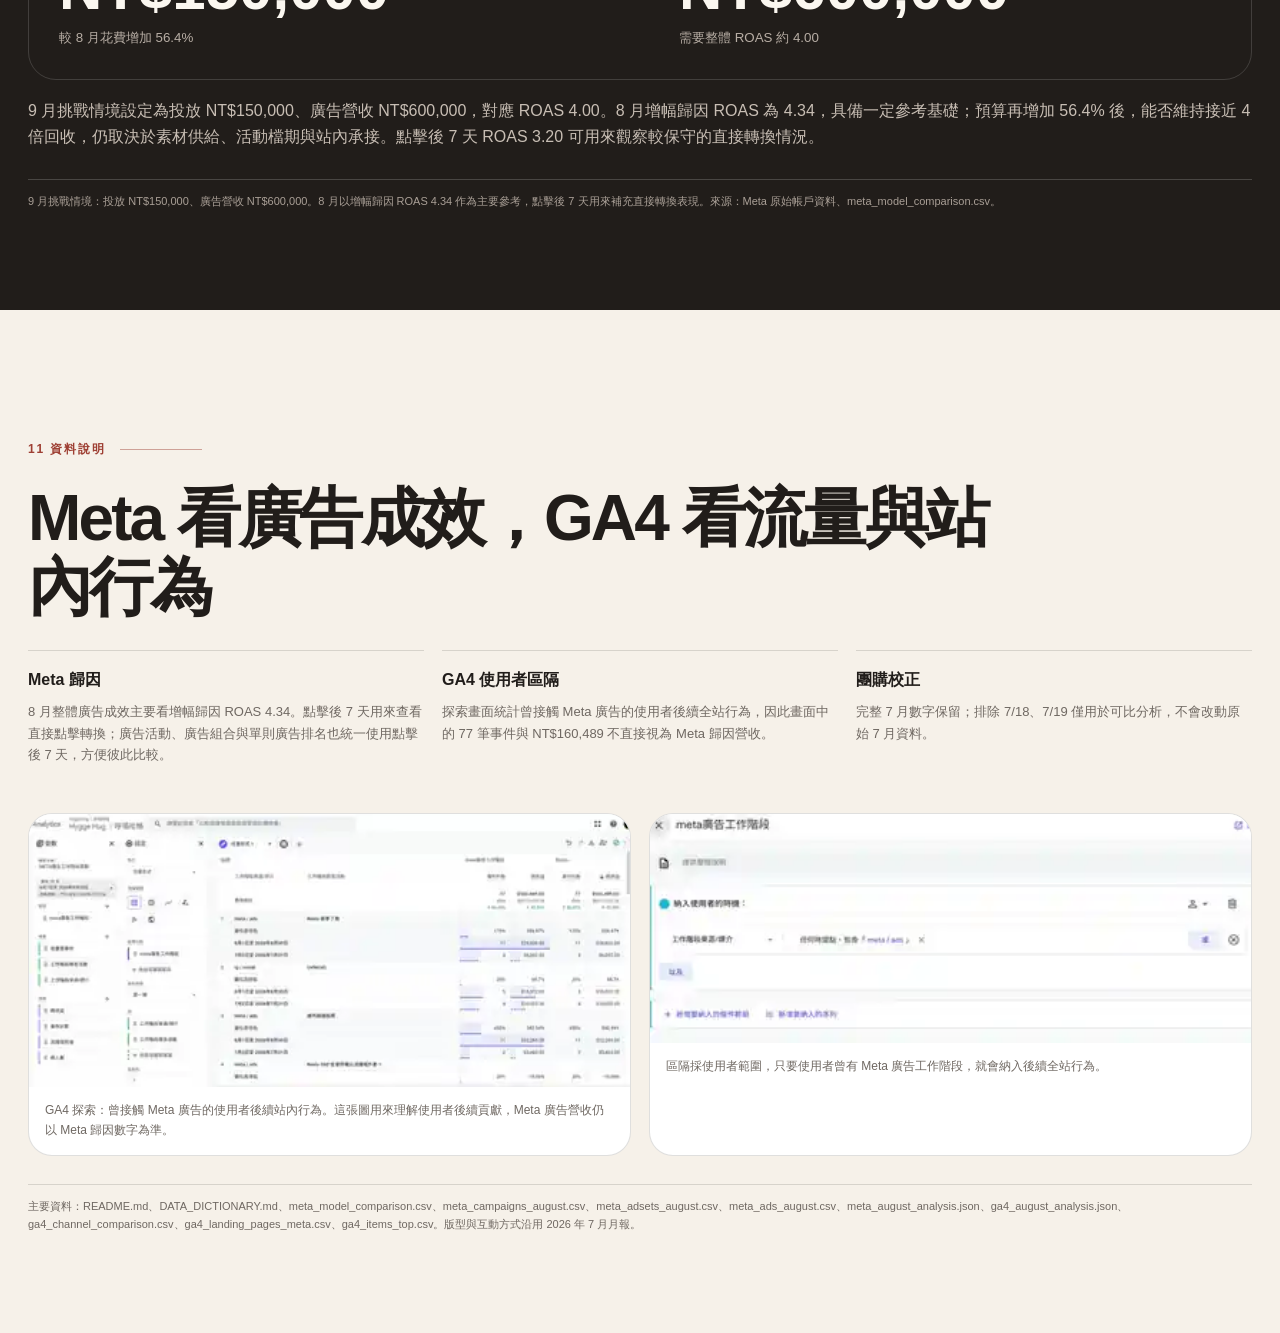
<file: hygge-hug-2026-08-report/index.html>
<!doctype html>
<html lang="zh-Hant">
<head>
<meta charset="utf-8">
<meta name="viewport" content="width=device-width,initial-scale=1,viewport-fit=cover">
<meta name="description" content="HYGGE HUG 2026 年 8 月 Meta 廣告與 GA4 互動成效月報">
<title>HYGGE HUG｜2026 年 8 月成效月報</title>
<style>
:root{--ink:#211d1a;--muted:#6f6862;--paper:#f6f1e9;--paper2:#ece4d8;--white:#fffdf9;--accent:#d55f4d;--deep:#9e3f33;--sage:#526d5d;--sky:#587a8a;--gold:#bb8c3f;--line:rgba(33,29,26,.14);--shadow:0 24px 80px rgba(54,39,28,.12);--radius:30px;--max:1240px}
*{box-sizing:border-box} html{scroll-behavior:smooth;scroll-padding-top:95px} body{margin:0;background:var(--paper);color:var(--ink);font-family:Inter,"Noto Sans TC","PingFang TC","Microsoft JhengHei",sans-serif;line-height:1.65;overflow-x:hidden} button,a{font:inherit;color:inherit} a{text-decoration:none} button{cursor:pointer}
.progress{position:fixed;inset:0 0 auto;z-index:200;height:3px} .progress span{display:block;height:100%;width:0;background:var(--accent)}
.nav{position:fixed;z-index:160;left:50%;top:16px;transform:translateX(-50%);width:min(calc(100% - 24px),var(--max));display:flex;align-items:center;gap:14px;padding:9px 10px 9px 18px;border:1px solid rgba(255,255,255,.72);background:rgba(250,247,241,.86);backdrop-filter:blur(18px);border-radius:999px;box-shadow:0 8px 32px rgba(46,37,31,.08)}
.brand{font-weight:900;letter-spacing:.08em;white-space:nowrap;font-size:13px} .navlinks{display:flex;gap:2px;overflow:auto;scrollbar-width:none;flex:1} .navlinks::-webkit-scrollbar{display:none} .navlinks a{font-size:11px;color:var(--muted);padding:8px 10px;border-radius:999px;white-space:nowrap} .navlinks a.active{background:var(--ink);color:#fff}
.compare-pill{display:flex;background:rgba(33,29,26,.07);padding:4px;border-radius:999px;white-space:nowrap} .compare-pill button{border:0;background:transparent;padding:7px 10px;border-radius:999px;font-size:11px;font-weight:800} .compare-pill button.active{background:var(--ink);color:#fff} .print{border:0;background:var(--accent);color:#fff;border-radius:999px;padding:8px 13px;font-size:11px;font-weight:850;white-space:nowrap}
.section{position:relative;min-height:92vh;padding:130px 28px 100px;display:flex;align-items:center} .wrap{width:min(100%,var(--max));margin:auto} .soft{background:var(--white)} .dark{background:var(--ink);color:#fbf7f0} .hero{min-height:100vh;padding-top:150px;overflow:hidden;background:radial-gradient(circle at 82% 18%,rgba(213,95,77,.22),transparent 28%),radial-gradient(circle at 12% 92%,rgba(82,109,93,.19),transparent 30%),var(--paper)}
.hero:before{content:"";position:absolute;width:430px;height:430px;border:1px solid rgba(33,29,26,.12);border-radius:50%;right:-120px;bottom:-170px} .hero-grid{display:grid;grid-template-columns:1.12fr .88fr;gap:80px;align-items:end} .kicker,.chapter{font-size:12px;font-weight:900;letter-spacing:.16em;color:var(--deep);text-transform:uppercase} .chapter{display:flex;align-items:center;gap:14px;margin-bottom:24px} .chapter:after{content:"";width:82px;height:1px;background:currentColor;opacity:.45} .dark .chapter,.dark .muted{color:#c8beb4}
h1,h2,h3,p{margin-top:0} h1{font-size:clamp(50px,7vw,96px);line-height:1.02;letter-spacing:-.055em;margin-bottom:28px;max-width:900px} h2{font-size:clamp(37px,5vw,66px);line-height:1.08;letter-spacing:-.045em;margin-bottom:24px;max-width:980px} h3{font-size:clamp(22px,2.3vw,32px);line-height:1.28;letter-spacing:-.025em;margin-bottom:12px} .lead{font-size:clamp(18px,2vw,24px);line-height:1.62;color:#514a45;max-width:850px} .dark .lead{color:#d0c5ba} .muted{color:var(--muted)}
.hero-number{padding:32px 0;border-top:1px solid var(--line);border-bottom:1px solid var(--line)} .hero-number .label{font-size:13px;color:var(--muted);letter-spacing:.08em;margin-bottom:8px} .hero-number strong{display:block;font-size:clamp(48px,6vw,80px);line-height:1;font-variant-numeric:tabular-nums;letter-spacing:-.045em} .hero-number small{display:block;margin-top:14px;color:var(--deep);font-weight:850}
.opening-notes{display:grid;grid-template-columns:repeat(3,1fr);gap:22px;margin-top:68px} .opening-note{border-top:2px solid var(--ink);padding-top:16px} .opening-note b{font-size:12px;color:var(--deep);letter-spacing:.08em} .opening-note p{margin:7px 0 0;font-size:16px;line-height:1.55}
.source{margin-top:28px;font-size:11px;color:var(--muted);border-top:1px solid var(--line);padding-top:12px} .dark .source{color:#a99f96;border-color:rgba(255,255,255,.18)}
.split{display:grid;grid-template-columns:minmax(0,1.08fr) minmax(340px,.92fr);gap:68px;align-items:center} .statement{font-size:clamp(23px,3vw,40px);line-height:1.3;letter-spacing:-.03em;margin:26px 0;color:#3f3833} .dark .statement{color:#f7f1e8}
.metric-grid{display:grid;grid-template-columns:repeat(4,1fr);gap:16px} .metric-card{border:1px solid var(--line);border-radius:22px;padding:20px;background:rgba(255,255,255,.25)} .metric-card span{display:block;color:var(--muted);font-size:12px;margin-bottom:7px} .metric-card strong{font-size:clamp(25px,3vw,40px);line-height:1.06;letter-spacing:-.035em;font-variant-numeric:tabular-nums} .metric-card small{display:block;margin-top:8px;font-weight:800} .up{color:var(--sage)} .down{color:var(--deep)} .flat{color:var(--gold)} .dark .metric-card{border-color:rgba(255,255,255,.15);background:rgba(255,255,255,.03)} .dark .metric-card span{color:#a99f96}
.model-layout{display:grid;grid-template-columns:340px minmax(0,1fr);gap:48px;margin-top:46px} .model-tabs{display:grid;gap:10px} .model-tab{text-align:left;border:1px solid rgba(255,255,255,.14);background:transparent;color:#fbf7f0;padding:18px;border-radius:18px} .model-tab.active{background:#fbf7f0;color:var(--ink)} .model-tab b{display:block;font-size:16px} .model-tab small{opacity:.65} .model-main{font-size:clamp(54px,8vw,96px);font-weight:900;line-height:.95;letter-spacing:-.055em} .model-main small{display:block;font-size:12px;letter-spacing:.12em;color:#b8aea5;margin-bottom:13px} .model-stats{display:grid;grid-template-columns:repeat(3,1fr);gap:18px;margin-top:30px} .model-stats div{border-top:1px solid rgba(255,255,255,.18);padding-top:13px} .model-stats span{display:block;font-size:11px;color:#a99f96} .model-stats strong{font-size:25px;font-variant-numeric:tabular-nums}
.compare-box{margin-top:34px;padding:24px;border:1px solid rgba(255,255,255,.15);border-radius:24px;display:grid;grid-template-columns:1fr 1fr;gap:22px} .compare-box b{font-size:32px} .compare-box p{margin:4px 0 0;color:#c8beb4;font-size:14px}
.section-head{display:flex;align-items:flex-end;justify-content:space-between;gap:30px;margin-bottom:42px} .section-head p{max-width:500px;margin:0;color:var(--muted)} .controls{display:flex;gap:7px;flex-wrap:wrap} .chip{border:1px solid var(--line);background:transparent;padding:8px 13px;border-radius:999px;font-size:12px;font-weight:800} .chip.active{background:var(--ink);color:#fff;border-color:var(--ink)} .dark .chip{border-color:rgba(255,255,255,.18);color:#ddd2c8} .dark .chip.active{background:#fff;color:var(--ink)}
.chart-card{border:1px solid var(--line);border-radius:28px;padding:24px;background:rgba(255,255,255,.4)} .dark .chart-card{border-color:rgba(255,255,255,.15);background:rgba(255,255,255,.035)} #dailyChart{width:100%;height:330px;display:block} .chart-note{display:flex;justify-content:space-between;gap:18px;flex-wrap:wrap;margin-top:10px;font-size:12px;color:var(--muted)} .dark .chart-note{color:#b8aea5}
.week-grid{display:grid;grid-template-columns:repeat(4,1fr);gap:14px;margin-top:22px} .week{border-top:1px solid var(--line);padding-top:14px} .week b{font-size:22px} .week span{display:block;color:var(--muted);font-size:12px}
.architecture{display:grid;grid-template-columns:repeat(3,1fr);border-top:1px solid var(--line);border-bottom:1px solid var(--line);margin-top:48px} .layer{padding:30px 28px 34px 0} .layer+.layer{border-left:1px solid var(--line);padding-left:28px} .layer .num{font-size:11px;color:var(--deep);font-weight:900;letter-spacing:.14em} .layer .big{font-size:38px;font-weight:900;line-height:1.05;margin:18px 0 7px} .layer p{color:var(--muted)} .flowbar{height:10px;background:rgba(33,29,26,.08);border-radius:999px;overflow:hidden} .flowbar i{display:block;height:100%;background:var(--sage);border-radius:999px}
.table-wrap{overflow:auto;border-top:1px solid var(--line)} table{width:100%;border-collapse:collapse;min-width:760px} th,td{padding:13px 12px;border-bottom:1px solid var(--line);text-align:right;white-space:nowrap;font-size:13px} th:first-child,td:first-child{text-align:left;white-space:normal;min-width:230px} th{font-size:10px;color:var(--muted);letter-spacing:.07em;text-transform:uppercase} td:first-child{font-weight:750} .rank-num{color:var(--deep);font-weight:900;margin-right:8px}
.insight-band{display:grid;grid-template-columns:1.2fr .8fr;gap:36px;align-items:center;padding:30px 34px;border-radius:var(--radius);background:var(--paper2);margin-top:34px} .insight-band p{margin:0;color:#514a45} .bigcall{text-align:right} .bigcall strong{display:block;font-size:48px;line-height:1;color:var(--deep)} .bigcall span{font-size:12px;color:var(--muted)}
.channel-grid{display:grid;grid-template-columns:1fr 1fr;gap:22px} .channel-card{border-top:1px solid var(--line);padding:18px 0} .channel-card header{display:flex;justify-content:space-between;gap:16px;align-items:baseline} .channel-card header b{font-size:18px} .channel-card header strong{font-size:24px} .channel-card p{margin:8px 0 0;color:var(--muted);font-size:13px} .bar{height:8px;background:rgba(33,29,26,.08);border-radius:999px;overflow:hidden;margin-top:12px} .bar i{display:block;height:100%;background:var(--accent);border-radius:999px}
.product-grid{display:grid;grid-template-columns:repeat(3,1fr);gap:16px;margin-top:30px} .product-card{border:1px solid var(--line);border-radius:22px;padding:20px} .product-card .label{font-size:12px;color:var(--muted)} .product-card strong{font-size:32px;display:block;margin:5px 0} .product-card dl{display:grid;grid-template-columns:1fr 1fr;gap:8px;margin:14px 0 0} .product-card dt{font-size:11px;color:var(--muted)} .product-card dd{margin:0;font-weight:800}
.creative-grid{display:grid;grid-template-columns:repeat(2,1fr);gap:18px} .creative-card{display:grid;grid-template-columns:40px minmax(0,1fr) auto;gap:14px;align-items:center;padding:19px 0;border-top:1px solid var(--line)} .creative-card .rank{font-size:12px;color:var(--muted)} .creative-card b{display:block;font-size:16px} .creative-card small{color:var(--muted)} .creative-card strong{font-size:22px}
.issue-grid{display:grid;grid-template-columns:repeat(2,1fr);gap:18px} .issue{border:1px solid var(--line);border-radius:24px;padding:24px;background:rgba(255,255,255,.34)} .issue b{color:var(--deep);font-size:12px;letter-spacing:.08em} .issue h3{font-size:24px;margin-top:8px} .issue p{color:var(--muted);margin-bottom:0} .next{margin-top:14px;padding-top:14px;border-top:1px solid var(--line);font-weight:750;color:#423b36}
.plan-grid{display:grid;grid-template-columns:repeat(4,1fr);gap:14px;margin-top:42px} .plan{border-top:2px solid rgba(255,255,255,.35);padding-top:18px} .plan b{font-size:12px;color:#d9a297} .plan h3{font-size:22px;margin:9px 0} .plan p{color:#c8beb4;font-size:14px} .challenge{display:grid;grid-template-columns:1fr auto 1fr;gap:24px;align-items:center;margin-top:48px;padding:30px;border:1px solid rgba(255,255,255,.15);border-radius:28px} .challenge .n{font-size:clamp(38px,5vw,60px);font-weight:900;line-height:1} .challenge small{display:block;color:#b8aea5;margin-top:8px} .challenge .arrow{font-size:30px;color:#d9a297}
.evidence{display:grid;grid-template-columns:1fr 1fr;gap:18px;margin-top:34px} .evidence figure{margin:0;border:1px solid var(--line);border-radius:24px;overflow:hidden;background:white} .evidence img{width:100%;display:block} .evidence figcaption{padding:14px 16px;font-size:12px;color:var(--muted)} .method-list{display:grid;grid-template-columns:repeat(3,1fr);gap:18px;margin-top:28px} .method-item{border-top:1px solid var(--line);padding-top:16px} .method-item b{display:block;margin-bottom:8px} .method-item p{font-size:13px;color:var(--muted)}
@media(max-width:900px){.navlinks{display:none} .hero-grid,.split,.model-layout,.insight-band,.challenge{grid-template-columns:1fr;gap:34px} .opening-notes,.metric-grid,.architecture,.product-grid,.plan-grid,.method-list{grid-template-columns:1fr 1fr} .channel-grid,.issue-grid,.evidence{grid-template-columns:1fr} .layer+.layer{border-left:0;border-top:1px solid var(--line);padding-left:0} .architecture{border-bottom:0} .model-tab.active{transform:none} .bigcall{text-align:left}}
@media(max-width:600px){.section{padding:112px 18px 72px;min-height:auto} .nav{top:8px;width:calc(100% - 12px);border-radius:22px;align-items:flex-start;flex-wrap:wrap;padding:8px 10px} .brand{font-size:12px;padding:6px 0} .print{display:none} .compare-pill{margin-left:auto} .hero{padding-top:128px} h1{font-size:48px} h2{font-size:38px} .opening-notes,.metric-grid,.week-grid,.product-grid,.plan-grid,.method-list{grid-template-columns:1fr} .creative-grid{grid-template-columns:1fr} .model-stats{grid-template-columns:1fr 1fr} .compare-box{grid-template-columns:1fr} .section-head{display:block} .controls{margin-top:18px} #dailyChart{height:280px} .challenge .arrow{transform:rotate(90deg);text-align:center} .evidence{display:block} .evidence figure+figure{margin-top:16px}}
@media print{.nav,.progress{display:none} .section{min-height:auto;padding:58px 24px;break-inside:avoid} body{background:white}}
</style>
</head>
<body>
<div class="progress"><span id="progress"></span></div>
<nav class="nav" aria-label="報告導覽">
  <div class="brand">HYGGE HUG｜AUG 2026</div>
  <div class="navlinks">
    <a href="#summary">摘要</a><a href="#models">歸因</a><a href="#compare">月比</a><a href="#daily">日別</a><a href="#ga4">GA4</a><a href="#channels">渠道</a><a href="#structure">架構</a><a href="#product">品項</a><a href="#creative">素材</a><a href="#issues">問題</a><a href="#plan">計畫</a><a href="#method">資料</a>
  </div>
  <div class="compare-pill" aria-label="7 月比較方式">
    <button class="compare-btn active" data-compare="full">完整 7 月</button><button class="compare-btn" data-compare="adjusted">排除團購高峰</button>
  </div>
  <button class="print" onclick="window.print()">列印月報</button>
</nav>

<main>
<section class="section hero" id="summary"><div class="wrap">
  <div class="hero-grid">
    <div>
      <p class="kicker">2026/8/1 至 8/30｜8 月成效月報</p>
      <h1>投放規模放大，增幅歸因 ROAS 4.34</h1>
      <p class="lead">8 月 Meta 投放 NT$95,893，增幅歸因帶來 202 筆購買與 NT$416,408 廣告營收，ROAS 4.34。和排除 7/18、7/19 團購高峰後的 7 月相比，營收增加 32.3%、購買增加 48.5%。ROAS 從 6.33 降至 4.34，放大預算後 ROAS 有所下滑，但整體仍維持 4.34。點擊後 7 天 ROAS 為 3.20，和可比 7 月的 3.27 接近，直接點擊轉換效率大致持平。</p>
    </div>
    <div class="hero-number"><div class="label">8 月 Meta｜增幅歸因</div><strong>ROAS 4.34</strong><small>202 筆購買｜營收 NT$416,408｜花費 NT$95,893</small></div>
  </div>
  <div class="opening-notes">
    <div class="opening-note"><b>觀察 01｜廣告成效</b><p>增幅歸因 ROAS 為 4.34。排除團購高峰後，8 月廣告營收增加 32.3%，購買增加 48.5%。</p></div>
    <div class="opening-note"><b>觀察 02｜全站表現</b><p>GA4 若直接和完整 7 月相比會明顯下滑；排除團購高峰後，8 月工作階段 +17.3%、總營收 +12.2%、購買 +13.1%。</p></div>
    <div class="opening-note"><b>觀察 03｜素材機會</b><p>瑜珈褲多款商品的站內營收正在成長，但目前投放素材只有 3 種，少於運動內衣 6 種與外套上衣 8 種，下一輪最值得優先補強。</p></div>
  </div>
  <div class="source">期間：2026/8/1 至 8/30。Meta 整體成效主要看增幅歸因，ROAS 4.34；點擊後 7 天用來交叉查看直接轉換。全站表現採 GA4。來源：Meta 原始帳戶資料、meta_model_comparison.csv、ga4_august_analysis.json、meta_august_analysis.json。</div>
</div></section>

<section class="section dark" id="models"><div class="wrap">
  <div class="chapter">01 Meta 歸因</div><h2>三套歸因分開看，8 月以增幅歸因 4.34 為主</h2>
  <p class="lead">8 月整體成效主要看增幅歸因 ROAS 4.34。點擊後 7 天 ROAS 3.20 用來查看較嚴格的直接轉換；另保留Meta 增幅估算 ROAS 4.22 供參考。三套數字採用不同的轉換認定範圍，請分開閱讀。</p>
  <div class="model-layout">
    <div class="model-tabs">
      <button class="model-tab active" data-model="META 預設（最寬鬆）"><b>增幅歸因</b><small>主要成效｜ROAS 4.34</small></button>
      <button class="model-tab" data-model="點擊後轉換（最嚴格）"><b>點擊後 7 天</b><small>直接轉換參考｜ROAS 3.20</small></button>
      <button class="model-tab" data-model="增幅歸因轉換（增幅歸因）"><b>Meta 增幅估算</b><small>補充參考｜ROAS 4.22</small></button>
    </div>
    <div>
      <div class="model-main"><small id="modelLabel">8 月增幅歸因營收</small><span id="modelRevenue">NT$416,408</span></div>
      <div class="model-stats"><div><span>花費</span><strong id="modelSpend">NT$95,893</strong></div><div><span>購買</span><strong id="modelPurchases">202</strong></div><div><span>ROAS</span><strong id="modelRoas">4.34</strong></div></div>
      <div class="compare-box"><div><span class="muted">與目前選擇的 7 月相比</span><br><b id="modelRevDelta">-25.5%</b><p id="modelCompareNote">完整 7 月受到團購高峰拉高；切換到排除團購後，可更清楚看到 8 月廣告營收的成長幅度。</p></div><div><span class="muted">8 月 CPA</span><br><b id="modelCpa">NT$475</b><p>點擊後 7 天可用來確認較嚴格的直接轉換效率。</p></div></div>
    </div>
  </div>
  <div class="source">期間：2026/8/1 至 8/30。完整比較為 2026/7/1 至 7/30；可比版本排除 7/18、7/19。Meta 整體成效主要看增幅歸因 ROAS 4.34，點擊後 7 天用來交叉查看直接轉換。來源：Meta 原始帳戶資料、meta_model_comparison.csv。</div>
</div></section>

<section class="section soft" id="compare"><div class="wrap">
  <div class="chapter">02 月度比較</div><h2>把團購高峰拆開後，8 月的規模成長更清楚</h2>
  <p class="lead">完整 7 月保留團購高峰，呈現實際整月結果；排除 7/18、7/19 後，則更適合比較日常投放。上方切換會同步更新本頁與 GA4 全站數字。</p>
  <div class="metric-grid" style="margin-top:40px">
    <div class="metric-card"><span>8 月花費</span><strong>NT$95,893</strong><small id="spendDelta" class="up">+72.4%</small></div>
    <div class="metric-card"><span>8 月增幅歸因購買</span><strong>202</strong><small id="purchaseDelta" class="down">-21.1%</small></div>
    <div class="metric-card"><span>8 月增幅歸因營收</span><strong>NT$416,408</strong><small id="revenueDelta" class="down">-25.5%</small></div>
    <div class="metric-card"><span>8 月增幅歸因 ROAS</span><strong>4.34</strong><small id="roasDelta" class="down">-56.8%</small></div>
  </div>
  <p class="statement" id="compareStatement">完整 7 月包含 7/18、7/19 團購高峰，因此 8 月和完整月相比時，營收與 ROAS 都受到高基期影響。</p>
  <div class="insight-band"><div><h3>排除團購後，8 月廣告規模明顯放大</h3><p>排除團購高峰後，增幅歸因營收由 NT$314,712 增至 NT$416,408，購買由 136 筆增至 202 筆，營收 +32.3%、購買 +48.5%。ROAS 從 6.33 降至 4.34，顯示放量後回收效率下降。點擊後 7 天 ROAS 為 3.20，和可比 7 月的 3.27 接近，直接點擊轉換效率相對穩定。</p></div><div class="bigcall"><strong>+32.3%</strong><span>8 月增幅歸因營收，相較排除團購後 7 月</span></div></div>
  <div class="source">Meta 整體成效主要看增幅歸因，點擊後 7 天用來補充直接轉換。來源：Meta 原始帳戶資料、meta_model_comparison.csv、meta_august_analysis.json。團購校正僅用於比較，完整 7 月數字仍保留。</div>
</div></section>

<section class="section" id="daily"><div class="wrap">
  <div class="section-head"><div><div class="chapter">03 日別趨勢</div><h2>8 月中後段量體拉高，單日表現仍有明顯波動</h2></div><p>圖表預設顯示增幅歸因，也可切換點擊後 7 天查看較嚴格的直接轉換。</p></div>
  <div class="controls" style="margin-bottom:10px"><button class="chip daily-model active" data-dmodel="META 預設（最寬鬆）">增幅歸因</button><button class="chip daily-model" data-dmodel="點擊後轉換（最嚴格）">點擊後 7 天</button><button class="chip daily-model" data-dmodel="增幅歸因轉換（增幅歸因）">Meta 增幅估算</button></div>
  <div class="controls" style="margin-bottom:18px"><button class="chip daily-metric active" data-metric="revenue">營收</button><button class="chip daily-metric" data-metric="spend">花費</button><button class="chip daily-metric" data-metric="purchases">購買</button><button class="chip daily-metric" data-metric="roas">ROAS</button></div>
  <div class="chart-card"><svg id="dailyChart" viewBox="0 0 1000 330" preserveAspectRatio="none" aria-label="8月日別趨勢圖"></svg><div class="chart-note"><span id="chartCaption">增幅歸因｜日別營收</span><span>8/20：NT$29,715，ROAS 6.27。8/10：NT$1,107，ROAS 0.31。</span></div></div>
  <div class="week-grid"><div class="week"><span>8/1 至 8/7</span><b>ROAS 4.34</b><span>營收 NT$88,551</span></div><div class="week"><span>8/8 至 8/14</span><b>ROAS 4.12</b><span>營收 NT$80,276</span></div><div class="week"><span>8/15 至 8/21</span><b>ROAS 4.81</b><span>營收 NT$125,039</span></div><div class="week"><span>8/22 至 8/30</span><b>ROAS 4.08</b><span>營收 NT$122,543</span></div></div>
  <div class="source">期間：2026/8/1 至 8/30。日別圖預設採增幅歸因，並可切換點擊後 7 天查看直接轉換。來源：meta_august_analysis.json、Meta 原始帳戶資料。</div>
</div></section>

<section class="section dark" id="ga4"><div class="wrap">
  <div class="chapter">04 GA4 全站</div><h2>排除團購高峰後，8 月全站流量、營收與購買都比 7 月成長</h2>
  <p class="lead">完整 7 月受到團購活動明顯拉高，直接月對月比較時，8 月工作階段、購買與營收都會大幅下降。排除 7/18、7/19 後，8 月工作階段 +17.3%、購買 +13.1%、總營收 +12.2%，全站日常營運規模其實比 7 月高。</p>
  <div class="metric-grid" style="margin-top:36px">
    <div class="metric-card"><span>8 月工作階段</span><strong>26,281</strong><small id="gaSessionsDelta" class="down">-16.5%</small></div>
    <div class="metric-card"><span>8 月總營收</span><strong>NT$726,460</strong><small id="gaRevenueDelta" class="down">-52.4%</small></div>
    <div class="metric-card"><span>8 月購買</span><strong>345</strong><small id="gaPurchaseDelta" class="down">-52.9%</small></div>
    <div class="metric-card"><span>互動率／平均工作階段</span><strong>60.6%</strong><small class="flat">181.2 秒</small></div>
  </div>
  <p class="statement" id="gaStatement">相較完整 7 月，8 月總營收減少 52.4%。這段落差受到 7/18、7/19 團購高峰明顯影響，因此需要搭配排除高峰後的可比數字一起看。</p>
  <div class="compare-box"><div><span class="muted">完整 7 月互動表現</span><br><b>61.6%</b><p>互動率。平均工作階段 200.5 秒；8 月互動率接近，平均工作階段時間則縮短 9.7%。</p></div><div><span class="muted">7 月排除團購後</span><br><b>22,407 工作階段</b><p>總營收 NT$647,192、305 筆購買。切換到可比版本後，8 月工作階段、營收與購買皆高於 7 月。</p></div></div>
  <div class="source">口徑：GA4 全站。來源：ga4_august_analysis.json。排除團購版本包含工作階段、互動工作階段、購買與營收；平均工作階段時間仍以完整 7 月對照。</div>
</div></section>

<section class="section soft" id="channels"><div class="wrap">
  <div class="chapter">05 渠道表現</div><h2>Meta 廣告流量成長最明顯，Direct 與 Instagram 社群低於 7 月</h2>
  <div class="channel-grid" style="margin-top:36px">
    <div class="channel-card"><header><b>Meta 廣告來源</b><strong class="up">+51.7%</strong></header><p>13,114 工作階段，55 筆購買，購買營收 NT$113,743。相較完整 7 月，營收 +42.1%，購買由 30 筆增至 55 筆。</p><div class="bar"><i style="width:100%"></i></div></div>
    <div class="channel-card"><header><b>Direct</b><strong class="down">-17.8%</strong></header><p>4,285 工作階段，133 筆購買，營收 NT$265,518。相較完整 7 月，工作階段 -17.8%、營收 -63.0%。7 月活動高峰讓比較基期偏高。</p><div class="bar"><i style="width:32.7%"></i></div></div>
    <div class="channel-card"><header><b>Instagram 社群</b><strong class="down">-63.3%</strong></header><p>1,148 工作階段，27 筆購買，營收 NT$60,222。相較完整 7 月，工作階段 -63.3%，社群導流量明顯縮小。</p><div class="bar"><i style="width:8.8%"></i></div></div>
    <div class="channel-card"><header><b>Google 自然搜尋</b><strong class="flat">-12.2%</strong></header><p>5,212 工作階段，71 筆購買，營收 NT$151,782。工作階段比完整 7 月減少 12.2%，營收則增加 10.4%。</p><div class="bar"><i style="width:39.7%"></i></div></div>
  </div>
  <div class="insight-band"><div><h3>7 月活動型轉介流量在 8 月明顯減少</h3><p>7 月 linktr.ee 與 reurl.cc 分別帶來 2,504 與 2,820 個工作階段，8 月只剩 1 與 96。這些來源很可能和 7 月活動導流有關，因此這段落差不宜全部解讀為網站需求下降。</p></div><div class="bigcall"><strong>13,114</strong><span>8 月 Meta 廣告工作階段</span></div></div>
  <div class="source">期間：2026/8/1 至 8/30，對比 2026/7/1 至 7/30。口徑：GA4 來源／媒介。來源：ga4_channel_comparison.csv、ga4_august_analysis.json。</div>
</div></section>

<section class="section" id="structure"><div class="wrap">
  <div class="chapter">06 投放架構</div><h2>8 月投放已分成新客、品項與再行銷三層</h2>
  <p class="lead">8 月預算主要放在新客拓展，品項分類承接明確的商品需求，再行銷則回收已互動或瀏覽過的受眾。三層結構已建立，接下來要減少相似廣告組合彼此分散預算，並增加新素材支撐放量。</p>
  <div class="architecture">
    <div class="layer"><div class="num">01</div><h3>新客拓展</h3><div class="big">44.5%</div><p>花費 NT$42,704<br>購買 70，營收 NT$141,711<br>CPA NT$610，ROAS 3.32</p><div class="flowbar"><i style="width:44.5%"></i></div></div><div class="layer"><div class="num">02</div><h3>品項分類</h3><div class="big">32.5%</div><p>花費 NT$31,154<br>購買 46，營收 NT$99,898<br>CPA NT$677，ROAS 3.21</p><div class="flowbar"><i style="width:32.5%"></i></div></div><div class="layer"><div class="num">03</div><h3>再行銷</h3><div class="big">23.0%</div><p>花費 NT$22,035<br>購買 34，營收 NT$65,151<br>CPA NT$648，ROAS 2.96</p><div class="flowbar"><i style="width:23.0%"></i></div></div>
  </div>
  <div class="insight-band"><div><h3>相似廣告組合太多，會把預算與學習資料切散</h3><p>Meta 系統也建議減少相似廣告組合的分散。當受眾與素材太接近，每個組合分到的預算與轉換資料都會變少，學習速度也會變慢。9 月可保留已驗證的三層結構，逐步合併重複組合，讓新素材先取得足夠曝光，再比較成效。</p></div><div class="bigcall"><strong>44.5%</strong><span>8 月預算投入新客拓展</span></div></div>
  <div class="source">此頁的廣告活動比較統一採 Meta 點擊後 7 天，方便比較各層預算與轉換效率；帳戶整體成效仍以增幅歸因 ROAS 4.34 為主。來源：meta_campaigns_august.csv、meta_august_analysis.json、meta_official_recommendations.json。</div>
</div></section>

<section class="section soft" id="product"><div class="wrap">
  <div class="chapter">07 品項表現</div><h2>運動內衣目前效率最好，瑜珈褲有需求但素材還不夠</h2>
  <div class="product-grid">
    <div class="product-card"><div class="label">運動內衣｜Meta 品項分類</div><strong>ROAS 3.72</strong><dl><div><dt>花費</dt><dd>NT$19,130</dd></div><div><dt>購買</dt><dd>30</dd></div><div><dt>營收</dt><dd>NT$71,098</dd></div><div><dt>CPA</dt><dd>NT$638</dd></div></dl></div><div class="product-card"><div class="label">瑜珈褲｜Meta 品項分類</div><strong>ROAS 2.60</strong><dl><div><dt>花費</dt><dd>NT$9,261</dd></div><div><dt>購買</dt><dd>12</dd></div><div><dt>營收</dt><dd>NT$24,040</dd></div><div><dt>CPA</dt><dd>NT$772</dd></div></dl></div><div class="product-card"><div class="label">外套／上衣｜Meta 品項分類</div><strong>ROAS 1.72</strong><dl><div><dt>花費</dt><dd>NT$2,763</dd></div><div><dt>購買</dt><dd>4</dd></div><div><dt>營收</dt><dd>NT$4,760</dd></div><div><dt>CPA</dt><dd>NT$691</dd></div></dl></div>
  </div>
  <div class="insight-band"><div><h3>GA4 顯示多款瑜珈褲在 8 月成長</h3><p>Rosé 8 月品項營收 NT$50,730，較 7 月 +32.6%；Libre +158.3%、Libre Bootcut +81.3%、Déesse2.0 +13.3%。同一期間，Meta 瑜珈褲分類投放 ROAS 2.60，低於運動內衣 3.72。下一輪可優先補版型、功能與實穿情境，讓廣告內容更完整。</p></div><div class="bigcall"><strong>3 種</strong><span>瑜珈褲已投遞素材數，運動內衣 6 種、外套上衣 8 種</span></div></div>
  <h3 style="margin-top:42px">GA4 品項營收排行</h3><div class="table-wrap"><table><thead><tr><th>品項</th><th>瀏覽</th><th>加入購物車</th><th>購買件數</th><th>品項營收</th><th>vs 7 月</th></tr></thead><tbody>
  <tr><td>[Rosé] 高腰後口袋無尷尬線裸感九分瑜珈褲Leggings</td><td>4,494</td><td>298</td><td>57</td><td>NT$50,730</td><td class="up">+32.6%</td></tr><tr><td>[Myth] 棉感短袖短版上衣Crop Top</td><td>4,668</td><td>244</td><td>68</td><td>NT$49,640</td><td class="down">-16.0%</td></tr><tr><td>[Cozy] 棉感短袖修身上衣</td><td>4,709</td><td>279</td><td>59</td><td>NT$44,250</td><td class="up">+25.5%</td></tr><tr><td> 360°全罩防曬沁涼連帽外套 UPF50+</td><td>3,437</td><td>139</td><td>40</td><td>NT$44,000</td><td class="up">+17.6%</td></tr><tr><td>[Déesse2.0] 高腰無尷尬線裸感九分瑜珈褲Leggings</td><td>2,726</td><td>195</td><td>51</td><td>NT$43,350</td><td class="up">+13.3%</td></tr><tr><td>[Papillon2.0] 交叉美背固定式胸墊運動內衣</td><td>2,869</td><td>209</td><td>51</td><td>NT$40,800</td><td class="up">+8.5%</td></tr><tr><td>[Lumi]簡約細肩固定式胸墊運動內衣</td><td>2,449</td><td>122</td><td>41</td><td>NT$30,750</td><td class="up">+51.9%</td></tr><tr><td>[Libre Bootcut] 高腰無尷尬線無尺碼裸感九分喇叭瑜珈褲Leggings</td><td>1,779</td><td>105</td><td>29</td><td>NT$30,450</td><td class="up">+81.2%</td></tr>
  </tbody></table></div>
  <div class="source">此頁的 Meta 品項分類廣告組合統一採點擊後 7 天；GA4 品項表用來觀察全站商品需求。帳戶整體成效仍以增幅歸因 ROAS 4.34 為主。來源：meta_adsets_august.csv、ga4_items_top.csv、meta_august_analysis.json。</div>
</div></section>

<section class="section" id="creative"><div class="wrap">
  <div class="chapter">08 素材表現</div><h2>「夏季 7 款」帶來最多營收，Cozy 則有最高的單品素材 ROAS</h2>
  <p class="lead">素材排名統一採點擊後 7 天，避免不同歸因口徑混在一起。合併同名素材後，「夏季 7 款」帶來 NT$98,283 營收、41 筆購買，ROAS 4.63；Cozy 修身上衣營收 NT$41,910，ROAS 4.79。瑜珈褲目前主要依靠美拉德與挑選指南兩類內容，素材題材仍偏少。</p>
  <div class="creative-grid" style="margin-top:34px">
  <div class="creative-card"><div class="rank">#1</div><div><b>Reels-夏季 7 款</b><small>花費 NT$21,230｜41 筆購買｜CPA NT$518</small></div><strong>NT$98,283<small style="display:block;text-align:right">ROAS 4.63</small></strong></div><div class="creative-card"><div class="rank">#2</div><div><b>Reels-美拉德 MAILLARD</b><small>花費 NT$15,574｜19 筆購買｜CPA NT$820</small></div><strong>NT$42,905<small style="display:block;text-align:right">ROAS 2.75</small></strong></div><div class="creative-card"><div class="rank">#3</div><div><b>Reels-[Cozy] 棉感短袖修身上衣</b><small>花費 NT$8,758｜22 筆購買｜CPA NT$398</small></div><strong>NT$41,910<small style="display:block;text-align:right">ROAS 4.79</small></strong></div><div class="creative-card"><div class="rank">#4</div><div><b>運內挑選指南</b><small>花費 NT$12,600｜19 筆購買｜CPA NT$663</small></div><strong>NT$38,336<small style="display:block;text-align:right">ROAS 3.04</small></strong></div><div class="creative-card"><div class="rank">#5</div><div><b>Reels-360°全罩防曬沁涼連帽外套-1</b><small>花費 NT$13,838｜23 筆購買｜CPA NT$602</small></div><strong>NT$36,510<small style="display:block;text-align:right">ROAS 2.64</small></strong></div><div class="creative-card"><div class="rank">#6</div><div><b>Reels-[Myth] 棉感短袖短版上衣</b><small>花費 NT$5,541｜8 筆購買｜CPA NT$693</small></div><strong>NT$13,555<small style="display:block;text-align:right">ROAS 2.45</small></strong></div><div class="creative-card"><div class="rank">#7</div><div><b>Reels-[Myth] 棉感短袖短版上衣-2</b><small>花費 NT$5,493｜6 筆購買｜CPA NT$916</small></div><strong>NT$12,856<small style="display:block;text-align:right">ROAS 2.34</small></strong></div><div class="creative-card"><div class="rank">#8</div><div><b>瑜珈褲挑選指南</b><small>花費 NT$3,472｜4 筆購買｜CPA NT$868</small></div><strong>NT$10,030<small style="display:block;text-align:right">ROAS 2.89</small></strong></div>
  </div>
  <h3 style="margin-top:42px">廣告組合與單則廣告排行</h3><div class="table-wrap"><table><thead><tr><th>層級／名稱</th><th>花費</th><th>購買</th><th>營收</th><th>CPA</th><th>ROAS</th></tr></thead><tbody>
  <tr><td><span class="rank-num">廣告組合</span>運動服裝/Lululemon/緊身褲2</td><td>NT$26,480</td><td>47</td><td>NT$94,505</td><td>NT$563</td><td>3.57</td></tr><tr><td><span class="rank-num">廣告組合</span>運動內衣2</td><td>NT$13,163</td><td>22</td><td>NT$54,642</td><td>NT$598</td><td>4.15</td></tr><tr><td><span class="rank-num">廣告組合</span>粉專互動_7dyas</td><td>NT$9,059</td><td>15</td><td>NT$29,044</td><td>NT$604</td><td>3.21</td></tr>
  <tr><td><span class="rank-num">單則廣告</span>Reels-夏季 7 款</td><td>NT$7,649</td><td>19</td><td>NT$46,792</td><td>NT$403</td><td>6.12</td></tr><tr><td><span class="rank-num">單則廣告</span>Reels-[Cozy] 棉感短袖修身上衣</td><td>NT$8,305</td><td>21</td><td>NT$39,985</td><td>NT$395</td><td>4.81</td></tr><tr><td><span class="rank-num">單則廣告</span>Reels-夏季 7 款</td><td>NT$7,313</td><td>12</td><td>NT$27,596</td><td>NT$609</td><td>3.77</td></tr>
  </tbody></table></div>
  <div class="source">素材排行統一採 Meta 點擊後 7 天，同名素材會跨廣告組合合併計算；帳戶整體成效仍以增幅歸因 ROAS 4.34 為主。來源：meta_ads_august.csv、meta_adsets_august.csv。</div>
</div></section>

<section class="section soft" id="issues"><div class="wrap">
  <div class="chapter">09 站內承接</div><h2>目前最需要改善的是品類頁選購資訊與瑜珈褲素材</h2>
  <div class="issue-grid" style="margin-top:34px">
    <div class="issue"><b>觀察 01</b><h3>品類頁互動偏低</h3><p>曾接觸 Meta 廣告的使用者中，運動內衣品類頁有 125 個工作階段，互動率 24.0%；瑜珈褲品類頁 46 個工作階段，互動率 23.9%。Cozy 單品頁的互動率則為 64.5%。</p><div class="next">下一步：品類頁首屏直接呈現版型差異、適合情境、尺碼與實穿對照，讓使用者更快找到適合自己的款式。</div></div>
    <div class="issue"><b>觀察 02</b><h3>瑜珈褲素材題材太少</h3><p>瑜珈褲目前只有 3 種已投遞素材，且廣告營收主要集中在美拉德。站內 Rosé、Libre、Bootcut 等款式都有成長，但廣告內容還沒有完整帶出不同商品與版型的選擇。</p><div class="next">下一步：優先補「實穿版型」、「無尷尬線」、「高腰包覆」、「深蹲與伸展」、「不同腿型」、「通勤到運動穿搭」六個角度。</div></div>
    <div class="issue"><b>觀察 03</b><h3>Meta 流量放大後，加入購物車與結帳也跟著增加</h3><p>曾接觸 Meta 廣告的使用者中，加入購物車由 627 次增至 1,470 次，開始結帳由 57 次增至 152 次，購買由 30 筆增至 55 筆。流量增加的同時，購物車與結帳等後段行為也一起成長。</p><div class="next">下一步：先改善品類頁到單品頁的選購資訊，再持續觀察加入購物車、開始結帳與購買的承接變化。</div></div>
    <div class="issue"><b>觀察 04</b><h3>單日 ROAS 波動仍大</h3><p>點擊後 7 天口徑下，8/10 與 8/25 的 ROAS 分別為 0.00 與 0.15；8/20、8/22、8/29 則明顯回升，單日差異很大。</p><div class="next">下一步：以 3 至 5 日的滾動區間觀察素材與廣告組合，避免因單日掉單就頻繁調整投放結構。</div></div>
  </div>
  <div class="source">到達頁與事件採 GA4 觀察站內行為；Meta 廣告營收仍以 Meta 歸因數字判讀。帳戶整體成效以增幅歸因 ROAS 4.34 為主，點擊後 7 天用來查看直接轉換。來源：ga4_landing_pages_meta.csv、ga4_august_analysis.json、meta_august_analysis.json。</div>
</div></section>

<section class="section dark" id="plan"><div class="wrap">
  <div class="chapter">10 9 月計畫</div><h2>9 月先補素材，再用秋季特賣與短檔期放大有效組合</h2>
  <p class="lead">8 月增加花費後，增幅歸因營收仍高於排除團購後的 7 月，但 ROAS 從 6.33 降至 4.34。9 月先補素材與站內選購資訊，再把預算集中到已經證明有效的商品與廣告組合。</p>
  <div class="plan-grid">
    <div class="plan"><b>第 1 週</b><h3>瑜珈褲素材補齊</h3><p>集中拍實穿、深蹲、腰腹包覆、腿型與穿搭等情境，短影音與靜態素材同步延伸。</p></div>
    <div class="plan"><b>第 2 週</b><h3>秋季特賣首輪測試</h3><p>把優惠、換季需求與熱門品項拆成不同訊息，避免所有素材都只講折扣。</p></div>
    <div class="plan"><b>第 3 週</b><h3>短檔期集中放大</h3><p>延伸「夏季 7 款」、Cozy、運內挑選指南等已驗證框架，集中流量測新品與新的溝通角度。</p></div>
    <div class="plan"><b>第 4 週</b><h3>把預算集中到表現穩定的素材與組合</h3><p>保留新客、品項與再行銷三層結構，逐步合併重複組合，把預算集中到表現穩定的新素材與商品。</p></div>
  </div>
  <div class="challenge"><div><span class="muted">9 月挑戰情境｜投放額</span><div class="n">NT$150,000</div><small>較 8 月花費增加 56.4%</small></div><div class="arrow">→</div><div><span class="muted">9 月挑戰情境｜廣告營收</span><div class="n">NT$600,000</div><small>需要整體 ROAS 約 4.00</small></div></div>
  <p style="margin-top:18px;color:#c8beb4">9 月挑戰情境設定為投放 NT$150,000、廣告營收 NT$600,000，對應 ROAS 4.00。8 月增幅歸因 ROAS 為 4.34，具備一定參考基礎；預算再增加 56.4% 後，能否維持接近 4 倍回收，仍取決於素材供給、活動檔期與站內承接。點擊後 7 天 ROAS 3.20 可用來觀察較保守的直接轉換情況。</p>
  <div class="source">9 月挑戰情境：投放 NT$150,000、廣告營收 NT$600,000。8 月以增幅歸因 ROAS 4.34 作為主要參考，點擊後 7 天用來補充直接轉換表現。來源：Meta 原始帳戶資料、meta_model_comparison.csv。</div>
</div></section>

<section class="section" id="method"><div class="wrap">
  <div class="chapter">11 資料說明</div><h2>Meta 看廣告成效，GA4 看流量與站內行為</h2>
  <div class="method-list">
    <div class="method-item"><b>Meta 歸因</b><p>8 月整體廣告成效主要看增幅歸因 ROAS 4.34。點擊後 7 天用來查看直接點擊轉換；廣告活動、廣告組合與單則廣告排名也統一使用點擊後 7 天，方便彼此比較。</p></div>
    <div class="method-item"><b>GA4 使用者區隔</b><p>探索畫面統計曾接觸 Meta 廣告的使用者後續全站行為，因此畫面中的 77 筆事件與 NT$160,489 不直接視為 Meta 歸因營收。</p></div>
    <div class="method-item"><b>團購校正</b><p>完整 7 月數字保留；排除 7/18、7/19 僅用於可比分析，不會改動原始 7 月資料。</p></div>
  </div>
  <div class="evidence">
    <figure><img src="[data-uri]" alt="GA4 Meta 使用者區隔成效探索截圖"><figcaption>GA4 探索：曾接觸 Meta 廣告的使用者後續站內行為。這張圖用來理解使用者後續貢獻，Meta 廣告營收仍以 Meta 歸因數字為準。</figcaption></figure>
    <figure><img src="[data-uri]" alt="GA4 Meta 使用者區隔定義截圖"><figcaption>區隔採使用者範圍，只要使用者曾有 Meta 廣告工作階段，就會納入後續全站行為。</figcaption></figure>
  </div>
  <div class="source">主要資料：README.md、DATA_DICTIONARY.md、meta_model_comparison.csv、meta_campaigns_august.csv、meta_adsets_august.csv、meta_ads_august.csv、meta_august_analysis.json、ga4_august_analysis.json、ga4_channel_comparison.csv、ga4_landing_pages_meta.csv、ga4_items_top.csv。版型與互動方式沿用 2026 年 7 月月報。</div>
</div></section>
</main>

<script>
const DATA={"models": {"august": {"點擊後轉換（最嚴格）": {"model": "點擊後轉換（最嚴格）", "spend": 95893.0, "purchases": 150.0, "revenue": 306760.0, "cpa": 639.2866666666666, "roas": 3.1989821989092007, "vs_july_original": {"spend_pct": 72.37331703546583, "purchases_pct": 40.18691588785046, "revenue_pct": 26.342668863261952, "roas_pct": -26.704045013378185}, "vs_july_adjusted": {"spend_pct": 93.0019120458891, "purchases_pct": 111.2676056338028, "revenue_pct": 88.8869732272604, "roas_pct": -2.1320715297630466}}, "增幅歸因轉換（增幅歸因）": {"model": "增幅歸因轉換（增幅歸因）", "spend": 95893.0, "purchases": 196.0, "revenue": 404296.0, "cpa": 489.25, "roas": 4.216115879156977, "vs_july_original": {"spend_pct": 72.37331703546583, "purchases_pct": -3.4482758620689613, "revenue_pct": -8.741532606659252, "roas_pct": -47.05766010491965}, "vs_july_adjusted": {"spend_pct": 93.0019120458891, "purchases_pct": 79.8165137614679, "revenue_pct": 61.045872436704315, "roas_pct": -16.55736944284094}}, "META 預設（最寬鬆）": {"model": "META 預設（最寬鬆）", "spend": 95893.0, "purchases": 202.0, "revenue": 416408.0, "cpa": 474.7178217821782, "roas": 4.3424233259987695, "vs_july_original": {"spend_pct": 72.37331703546583, "purchases_pct": -21.09375, "revenue_pct": -25.50600913804022, "roas_pct": -56.783339705278955}, "vs_july_adjusted": {"spend_pct": 93.0019120458891, "purchases_pct": 48.529411764705884, "revenue_pct": 32.313988662650296, "roas_pct": -31.44420837074886}}}, "july_original": {"點擊後轉換（最嚴格）": {"model": "點擊後轉換（最嚴格）", "spend": 55631.0, "purchases": 107.0, "revenue": 242800.0, "cpa": 519.9158878504672, "roas": 4.364473045604069}, "增幅歸因轉換（增幅歸因）": {"model": "增幅歸因轉換（增幅歸因）", "spend": 55631.0, "purchases": 203.0, "revenue": 443023.0, "cpa": 274.04433497536945, "roas": 7.9635994319713825}, "META 預設（最寬鬆）": {"model": "META 預設（最寬鬆）", "spend": 55631.0, "purchases": 256.0, "revenue": 558982.0, "cpa": 217.30859375, "roas": 10.048030774208625}}, "july_adjusted": {"點擊後轉換（最嚴格）": {"model": "點擊後轉換（最嚴格）", "spend": 49685.0, "purchases": 71.0, "revenue": 162404.0, "cpa": 699.7887323943662, "roas": 3.2686726376169872, "excluded_spend": 5946.0, "excluded_purchases": 36.0, "excluded_revenue": 80396.0}, "增幅歸因轉換（增幅歸因）": {"model": "增幅歸因轉換（增幅歸因）", "spend": 49685.0, "purchases": 109.0, "revenue": 251044.0, "cpa": 455.8256880733945, "roas": 5.052712086142699, "excluded_spend": 5946.0, "excluded_purchases": 91.0, "excluded_revenue": 191981.0}, "META 預設（最寬鬆）": {"model": "META 預設（最寬鬆）", "spend": 49685.0, "purchases": 136.0, "revenue": 314712.0, "cpa": 365.33088235294116, "roas": 6.3341451142195835, "excluded_spend": 5946.0, "excluded_purchases": 117.0, "excluded_revenue": 244270.0}}}, "daily": {"點擊後轉換（最嚴格）": [{"date": "2026-08-01", "spend": 3162.0, "purchases": 3.0, "revenue": 6850.0, "roas": 2.166350411132195}, {"date": "2026-08-02", "spend": 3198.0, "purchases": 4.0, "revenue": 10982.0, "roas": 3.434021263289556}, {"date": "2026-08-03", "spend": 2745.0, "purchases": 4.0, "revenue": 5805.0, "roas": 2.1147540983606556}, {"date": "2026-08-04", "spend": 2731.0, "purchases": 2.0, "revenue": 4560.0, "roas": 1.669718051995606}, {"date": "2026-08-05", "spend": 2555.0, "purchases": 5.0, "revenue": 10512.0, "roas": 4.114285714285714}, {"date": "2026-08-06", "spend": 3071.0, "purchases": 6.0, "revenue": 13136.0, "roas": 4.27743406056659}, {"date": "2026-08-07", "spend": 2937.0, "purchases": 5.0, "revenue": 7995.0, "roas": 2.7221654749744637}, {"date": "2026-08-08", "spend": 3108.0, "purchases": 6.0, "revenue": 11351.0, "roas": 3.6521879021879022}, {"date": "2026-08-09", "spend": 3960.0, "purchases": 12.0, "revenue": 21697.0, "roas": 5.479040404040404}, {"date": "2026-08-10", "spend": 3573.0, "purchases": 0.0, "revenue": 0.0, "roas": 0.0}, {"date": "2026-08-11", "spend": 2061.0, "purchases": 2.0, "revenue": 3695.0, "roas": 1.7928190198932556}, {"date": "2026-08-12", "spend": 1722.0, "purchases": 2.0, "revenue": 2610.0, "roas": 1.5156794425087108}, {"date": "2026-08-13", "spend": 2508.0, "purchases": 8.0, "revenue": 10635.0, "roas": 4.240430622009569}, {"date": "2026-08-14", "spend": 2572.0, "purchases": 3.0, "revenue": 6125.0, "roas": 2.381415241057543}, {"date": "2026-08-15", "spend": 2420.0, "purchases": 1.0, "revenue": 3740.0, "roas": 1.5454545454545454}, {"date": "2026-08-16", "spend": 3124.0, "purchases": 4.0, "revenue": 9155.0, "roas": 2.930537772087068}, {"date": "2026-08-17", "spend": 3548.0, "purchases": 6.0, "revenue": 14252.0, "roas": 4.016910935738444}, {"date": "2026-08-18", "spend": 3653.0, "purchases": 7.0, "revenue": 14455.0, "roas": 3.957021626060772}, {"date": "2026-08-19", "spend": 4262.0, "purchases": 5.0, "revenue": 15346.0, "roas": 3.600656968559362}, {"date": "2026-08-20", "spend": 4740.0, "purchases": 10.0, "revenue": 22945.0, "roas": 4.840717299578059}, {"date": "2026-08-21", "spend": 4227.0, "purchases": 8.0, "revenue": 16450.0, "roas": 3.8916489235864677}, {"date": "2026-08-22", "spend": 4138.0, "purchases": 13.0, "revenue": 32595.0, "roas": 7.876993716771387}, {"date": "2026-08-23", "spend": 5653.0, "purchases": 6.0, "revenue": 11760.0, "roas": 2.080311339111976}, {"date": "2026-08-24", "spend": 4388.0, "purchases": 10.0, "revenue": 14349.0, "roas": 3.2700546946216957}, {"date": "2026-08-25", "spend": 3598.0, "purchases": 1.0, "revenue": 545.0, "roas": 0.15147304057809893}, {"date": "2026-08-26", "spend": 2467.0, "purchases": 2.0, "revenue": 4380.0, "roas": 1.7754357519254156}, {"date": "2026-08-27", "spend": 2495.0, "purchases": 5.0, "revenue": 4395.0, "roas": 1.7615230460921845}, {"date": "2026-08-28", "spend": 2395.0, "purchases": 3.0, "revenue": 6605.0, "roas": 2.757828810020877}, {"date": "2026-08-29", "spend": 2163.0, "purchases": 5.0, "revenue": 14600.0, "roas": 6.749884419787333}, {"date": "2026-08-30", "spend": 2719.0, "purchases": 2.0, "revenue": 5235.0, "roas": 1.9253401986024274}], "增幅歸因轉換（增幅歸因）": [{"date": "2026-08-01", "spend": 3162.0, "purchases": 3.0, "revenue": 4985.0, "roas": 1.5765338393421884}, {"date": "2026-08-02", "spend": 3198.0, "purchases": 8.0, "revenue": 20868.0, "roas": 6.525328330206379}, {"date": "2026-08-03", "spend": 2745.0, "purchases": 4.0, "revenue": 6381.0, "roas": 2.324590163934426}, {"date": "2026-08-04", "spend": 2731.0, "purchases": 4.0, "revenue": 11232.0, "roas": 4.112779201757598}, {"date": "2026-08-05", "spend": 2555.0, "purchases": 4.0, "revenue": 8797.0, "roas": 3.4430528375733855}, {"date": "2026-08-06", "spend": 3071.0, "purchases": 5.0, "revenue": 13872.0, "roas": 4.517095408661674}, {"date": "2026-08-07", "spend": 2937.0, "purchases": 7.0, "revenue": 10303.0, "roas": 3.508001361933946}, {"date": "2026-08-08", "spend": 3108.0, "purchases": 8.0, "revenue": 15425.0, "roas": 4.962998712998713}, {"date": "2026-08-09", "spend": 3960.0, "purchases": 15.0, "revenue": 29012.0, "roas": 7.3262626262626265}, {"date": "2026-08-10", "spend": 3573.0, "purchases": 1.0, "revenue": 1107.0, "roas": 0.30982367758186397}, {"date": "2026-08-11", "spend": 2061.0, "purchases": 3.0, "revenue": 5860.0, "roas": 2.8432799611838915}, {"date": "2026-08-12", "spend": 1722.0, "purchases": 3.0, "revenue": 5763.0, "roas": 3.346689895470383}, {"date": "2026-08-13", "spend": 2508.0, "purchases": 11.0, "revenue": 14261.0, "roas": 5.6862041467304625}, {"date": "2026-08-14", "spend": 2572.0, "purchases": 4.0, "revenue": 8848.0, "roas": 3.4401244167962677}, {"date": "2026-08-15", "spend": 2420.0, "purchases": 2.0, "revenue": 5885.0, "roas": 2.4318181818181817}, {"date": "2026-08-16", "spend": 3124.0, "purchases": 7.0, "revenue": 17992.0, "roas": 5.759282970550577}, {"date": "2026-08-17", "spend": 3548.0, "purchases": 7.0, "revenue": 15915.0, "roas": 4.485625704622322}, {"date": "2026-08-18", "spend": 3653.0, "purchases": 8.0, "revenue": 17008.0, "roas": 4.655899260881467}, {"date": "2026-08-19", "spend": 4262.0, "purchases": 5.0, "revenue": 15653.0, "roas": 3.6726888784608165}, {"date": "2026-08-20", "spend": 4740.0, "purchases": 14.0, "revenue": 29715.0, "roas": 6.268987341772152}, {"date": "2026-08-21", "spend": 4227.0, "purchases": 12.0, "revenue": 22871.0, "roas": 5.410693162999763}, {"date": "2026-08-22", "spend": 4138.0, "purchases": 12.0, "revenue": 29245.0, "roas": 7.0674238762687285}, {"date": "2026-08-23", "spend": 5653.0, "purchases": 6.0, "revenue": 11751.0, "roas": 2.0787192641075536}, {"date": "2026-08-24", "spend": 4388.0, "purchases": 11.0, "revenue": 15467.0, "roas": 3.5248404740200545}, {"date": "2026-08-25", "spend": 3598.0, "purchases": 2.0, "revenue": 3301.0, "roas": 0.9174541411895497}, {"date": "2026-08-26", "spend": 2467.0, "purchases": 2.0, "revenue": 4345.0, "roas": 1.761248479935144}, {"date": "2026-08-27", "spend": 2495.0, "purchases": 8.0, "revenue": 9310.0, "roas": 3.7314629258517034}, {"date": "2026-08-28", "spend": 2395.0, "purchases": 5.0, "revenue": 11201.0, "roas": 4.6768267223382045}, {"date": "2026-08-29", "spend": 2163.0, "purchases": 7.0, "revenue": 18414.0, "roas": 8.513176144244106}, {"date": "2026-08-30", "spend": 2719.0, "purchases": 5.0, "revenue": 19509.0, "roas": 7.175064361897756}], "META 預設（最寬鬆）": [{"date": "2026-08-01", "spend": 3162.0, "purchases": 4.0, "revenue": 7639.0, "roas": 2.415876027830487}, {"date": "2026-08-02", "spend": 3198.0, "purchases": 8.0, "revenue": 20925.0, "roas": 6.543151969981238}, {"date": "2026-08-03", "spend": 2745.0, "purchases": 4.0, "revenue": 6399.0, "roas": 2.3311475409836064}, {"date": "2026-08-04", "spend": 2731.0, "purchases": 5.0, "revenue": 12098.0, "roas": 4.429879165140974}, {"date": "2026-08-05", "spend": 2555.0, "purchases": 5.0, "revenue": 11670.0, "roas": 4.567514677103718}, {"date": "2026-08-06", "spend": 3071.0, "purchases": 7.0, "revenue": 17299.0, "roas": 5.633018560729404}, {"date": "2026-08-07", "spend": 2937.0, "purchases": 8.0, "revenue": 12521.0, "roas": 4.263193735103847}, {"date": "2026-08-08", "spend": 3108.0, "purchases": 8.0, "revenue": 15425.0, "roas": 4.962998712998713}, {"date": "2026-08-09", "spend": 3960.0, "purchases": 15.0, "revenue": 29012.0, "roas": 7.3262626262626265}, {"date": "2026-08-10", "spend": 3573.0, "purchases": 1.0, "revenue": 1107.0, "roas": 0.30982367758186397}, {"date": "2026-08-11", "spend": 2061.0, "purchases": 3.0, "revenue": 5860.0, "roas": 2.8432799611838915}, {"date": "2026-08-12", "spend": 1722.0, "purchases": 3.0, "revenue": 5763.0, "roas": 3.346689895470383}, {"date": "2026-08-13", "spend": 2508.0, "purchases": 11.0, "revenue": 14261.0, "roas": 5.6862041467304625}, {"date": "2026-08-14", "spend": 2572.0, "purchases": 4.0, "revenue": 8848.0, "roas": 3.4401244167962677}, {"date": "2026-08-15", "spend": 2420.0, "purchases": 2.0, "revenue": 5885.0, "roas": 2.4318181818181817}, {"date": "2026-08-16", "spend": 3124.0, "purchases": 7.0, "revenue": 17992.0, "roas": 5.759282970550577}, {"date": "2026-08-17", "spend": 3548.0, "purchases": 7.0, "revenue": 15915.0, "roas": 4.485625704622322}, {"date": "2026-08-18", "spend": 3653.0, "purchases": 8.0, "revenue": 17008.0, "roas": 4.655899260881467}, {"date": "2026-08-19", "spend": 4262.0, "purchases": 5.0, "revenue": 15653.0, "roas": 3.6726888784608165}, {"date": "2026-08-20", "spend": 4740.0, "purchases": 14.0, "revenue": 29715.0, "roas": 6.268987341772152}, {"date": "2026-08-21", "spend": 4227.0, "purchases": 12.0, "revenue": 22871.0, "roas": 5.410693162999763}, {"date": "2026-08-22", "spend": 4138.0, "purchases": 12.0, "revenue": 29245.0, "roas": 7.0674238762687285}, {"date": "2026-08-23", "spend": 5653.0, "purchases": 6.0, "revenue": 11751.0, "roas": 2.0787192641075536}, {"date": "2026-08-24", "spend": 4388.0, "purchases": 11.0, "revenue": 15467.0, "roas": 3.5248404740200545}, {"date": "2026-08-25", "spend": 3598.0, "purchases": 2.0, "revenue": 3301.0, "roas": 0.9174541411895497}, {"date": "2026-08-26", "spend": 2467.0, "purchases": 2.0, "revenue": 4345.0, "roas": 1.761248479935144}, {"date": "2026-08-27", "spend": 2495.0, "purchases": 8.0, "revenue": 9310.0, "roas": 3.7314629258517034}, {"date": "2026-08-28", "spend": 2395.0, "purchases": 5.0, "revenue": 11201.0, "roas": 4.6768267223382045}, {"date": "2026-08-29", "spend": 2163.0, "purchases": 7.0, "revenue": 18414.0, "roas": 8.513176144244106}, {"date": "2026-08-30", "spend": 2719.0, "purchases": 5.0, "revenue": 19509.0, "roas": 7.175064361897756}]}, "gaOverall": {"august": {"sessions": 26281, "totalUsers": 18015, "newUsers": 16240, "engagedSessions": 15927, "engagementRate": 0.6060271679159849, "averageSessionDuration": 181.16483907419808, "screenPageViews": 78851, "ecommercePurchases": 345, "purchaseRevenue": 726460.0002270001, "totalRevenue": 726460.0002270001}, "july": {"sessions": 31474, "totalUsers": 22089, "newUsers": 20048, "engagedSessions": 19400, "engagementRate": 0.6163817754336913, "averageSessionDuration": 200.51759316877425, "screenPageViews": 94718, "ecommercePurchases": 733, "purchaseRevenue": 1527543.999694, "totalRevenue": 1527543.999694}, "july_adjusted": {"sessions": 22407, "engagedSessions": 13581, "ecommercePurchases": 305, "purchaseRevenue": 647192.0000719998, "totalRevenue": 647192.0000719998}, "change_aug_vs_july": {"sessions": -16.499332782614218, "totalUsers": -18.44356919733804, "newUsers": -18.99441340782123, "engagedSessions": -17.902061855670105, "engagementRate": -1.67990163408398, "averageSessionDuration": -9.651399554894468, "screenPageViews": -16.75183175320425, "ecommercePurchases": -52.9331514324693, "purchaseRevenue": -52.44261373992987, "totalRevenue": -52.44261373992987}, "change_aug_vs_july_adjusted": {"sessions": 17.28923996965235, "engagedSessions": 17.274132979898393, "ecommercePurchases": 13.114754098360649, "purchaseRevenue": 12.24798825482727, "totalRevenue": 12.24798825482727}}, "dailyModelLabels": ["點擊後轉換（最嚴格）", "增幅歸因轉換（增幅歸因）", "META 預設（最寬鬆）"]};
let compareMode='full';
let selectedModel='META 預設（最寬鬆）';
let dailyModel='META 預設（最寬鬆）';
let dailyMetric='revenue';
const money=n=>'NT$'+Math.round(n).toLocaleString('en-US');
const int=n=>Math.round(n).toLocaleString('en-US');
const pct=n=>(n>=0?'+':'')+n.toFixed(1)+'%';
const roas=n=>Number(n).toFixed(2);
function colorClass(el,n){el.classList.remove('up','down','flat');el.classList.add(Math.abs(n)<3?'flat':n>0?'up':'down')}
function updateCompare(){
  const aug=DATA.models.august['META 預設（最寬鬆）'];
  const d=compareMode==='full'?aug.vs_july_original:aug.vs_july_adjusted;
  [['spendDelta',d.spend_pct],['purchaseDelta',d.purchases_pct],['revenueDelta',d.revenue_pct],['roasDelta',d.roas_pct]].forEach(([id,v])=>{const e=document.getElementById(id);e.textContent=pct(v);colorClass(e,v)});
  document.getElementById('compareStatement').textContent=compareMode==='full'?'完整 7 月包含 7/18、7/19 團購高峰，因此 8 月和完整月相比時，營收與 ROAS 都受到高基期影響。':'排除 7/18、7/19 後，8 月花費增加 93.0%，增幅歸因營收增加 32.3%、購買增加 48.5%。ROAS 從 6.33 降至 4.34，規模放大的同時，回收效率也有所下降。';
  const go=DATA.gaOverall;
  const vals=compareMode==='full'?go.change_aug_vs_july:go.change_aug_vs_july_adjusted;
  [['gaSessionsDelta',vals.sessions],['gaRevenueDelta',vals.totalRevenue],['gaPurchaseDelta',vals.ecommercePurchases]].forEach(([id,v])=>{const e=document.getElementById(id);e.textContent=pct(v);colorClass(e,v)});
  document.getElementById('gaStatement').textContent=compareMode==='full'?'相較完整 7 月，8 月總營收減少 52.4%。這段落差受到 7/18、7/19 團購高峰明顯影響，因此需要搭配排除高峰後的可比數字一起看。':'排除 7/18、7/19 後，8 月工作階段 +17.3%、購買 +13.1%、總營收 +12.2%。常態站況其實比 7 月可比基準更高。';
  updateModel();
}
function updateModel(){
  const a=DATA.models.august[selectedModel];
  const d=compareMode==='full'?a.vs_july_original:a.vs_july_adjusted;
  document.getElementById('modelLabel').textContent=selectedModel==='META 預設（最寬鬆）'?'8 月增幅歸因營收':selectedModel.includes('點擊')?'8 月點擊後 7 天營收':'8 月增幅估算營收';
  document.getElementById('modelRevenue').textContent=money(a.revenue);document.getElementById('modelSpend').textContent=money(a.spend);document.getElementById('modelPurchases').textContent=int(a.purchases);document.getElementById('modelRoas').textContent=roas(a.roas);document.getElementById('modelCpa').textContent=money(a.cpa);
  const el=document.getElementById('modelRevDelta');el.textContent=pct(d.revenue_pct);el.style.color=d.revenue_pct>=0?'#9fc0a7':'#f08b78';
  let note=''; if(selectedModel==='META 預設（最寬鬆）') note=compareMode==='full'?'完整 7 月受到團購高峰拉高，因此 8 月增幅歸因營收低於完整 7 月。':'排除團購高峰後，8 月增幅歸因營收增加 32.3%、購買增加 48.5%，ROAS 從 6.33 降至 4.34。'; else if(selectedModel.includes('點擊')) note=compareMode==='full'?'8 月點擊後 7 天營收比完整 7 月成長 26.3%；完整 7 月 ROAS 同樣受到團購高峰拉高。':'排除團購高峰後，8 月點擊後 7 天營收增加 88.9%，ROAS 3.20 與 7 月可比值 3.27 接近。'; else note=compareMode==='full'?'Meta 增幅估算同樣受到完整 7 月團購高峰影響，8 月低於完整 7 月。':'排除團購高峰後，Meta 增幅估算營收增加 61.0%，購買增加 79.8%。'; document.getElementById('modelCompareNote').textContent=note;
}
function drawDaily(){
  const rows=DATA.daily[dailyModel], svg=document.getElementById('dailyChart');
  const vals=rows.map(r=>Number(r[dailyMetric]||0)); const max=Math.max(...vals,1); const W=1000,H=330,padL=58,padR=20,padT=18,padB=42; const iw=W-padL-padR,ih=H-padT-padB;
  const x=i=>padL+(i/(vals.length-1))*iw, y=v=>padT+ih-(v/max)*ih;
  let s='';
  for(let i=0;i<5;i++){const yy=padT+i*ih/4; const v=max*(1-i/4); s+=`<line x1="${padL}" y1="${yy}" x2="${W-padR}" y2="${yy}" stroke="rgba(33,29,26,.10)"/><text x="${padL-8}" y="${yy+4}" text-anchor="end" font-size="10" fill="#6f6862">${dailyMetric==='roas'?v.toFixed(1):Math.round(v).toLocaleString()}</text>`}
  const pts=vals.map((v,i)=>`${x(i)},${y(v)}`).join(' '); s+=`<polyline points="${pts}" fill="none" stroke="#d55f4d" stroke-width="3" vector-effect="non-scaling-stroke"/>`;
  vals.forEach((v,i)=>{if(i%4===0||i===vals.length-1) s+=`<text x="${x(i)}" y="${H-16}" text-anchor="middle" font-size="10" fill="#6f6862">8/${i+1}</text>`; s+=`<circle cx="${x(i)}" cy="${y(v)}" r="3.2" fill="#d55f4d"><title>8/${i+1}：${dailyMetric==='revenue'||dailyMetric==='spend'?money(v):dailyMetric==='roas'?v.toFixed(2):int(v)}</title></circle>`}); svg.innerHTML=s;
  const label={revenue:'日別營收',spend:'日別花費',purchases:'日別購買',roas:'日別 ROAS'}[dailyMetric]; const mlabel=dailyModel.includes('點擊')?'點擊後 7 天':dailyModel.includes('增幅')?'Meta 增幅估算':'增幅歸因'; document.getElementById('chartCaption').textContent=mlabel+'｜'+label;
}
document.querySelectorAll('.compare-btn').forEach(b=>b.addEventListener('click',()=>{document.querySelectorAll('.compare-btn').forEach(x=>x.classList.remove('active'));b.classList.add('active');compareMode=b.dataset.compare;updateCompare()}));
document.querySelectorAll('.model-tab').forEach(b=>b.addEventListener('click',()=>{document.querySelectorAll('.model-tab').forEach(x=>x.classList.remove('active'));b.classList.add('active');selectedModel=b.dataset.model;updateModel()}));
document.querySelectorAll('.daily-model').forEach(b=>b.addEventListener('click',()=>{document.querySelectorAll('.daily-model').forEach(x=>x.classList.remove('active'));b.classList.add('active');dailyModel=b.dataset.dmodel;drawDaily()}));
document.querySelectorAll('.daily-metric').forEach(b=>b.addEventListener('click',()=>{document.querySelectorAll('.daily-metric').forEach(x=>x.classList.remove('active'));b.classList.add('active');dailyMetric=b.dataset.metric;drawDaily()}));
const sections=[...document.querySelectorAll('section[id]')], links=[...document.querySelectorAll('.navlinks a')];
window.addEventListener('scroll',()=>{const st=document.documentElement.scrollTop, h=document.documentElement.scrollHeight-innerHeight;document.getElementById('progress').style.width=(h?st/h*100:0)+'%'; let cur=sections[0]?.id; sections.forEach(s=>{if(s.getBoundingClientRect().top<160)cur=s.id});links.forEach(a=>a.classList.toggle('active',a.getAttribute('href')==='#'+cur))} ,{passive:true});
updateCompare(); drawDaily();
</script>
</body></html>
</file>
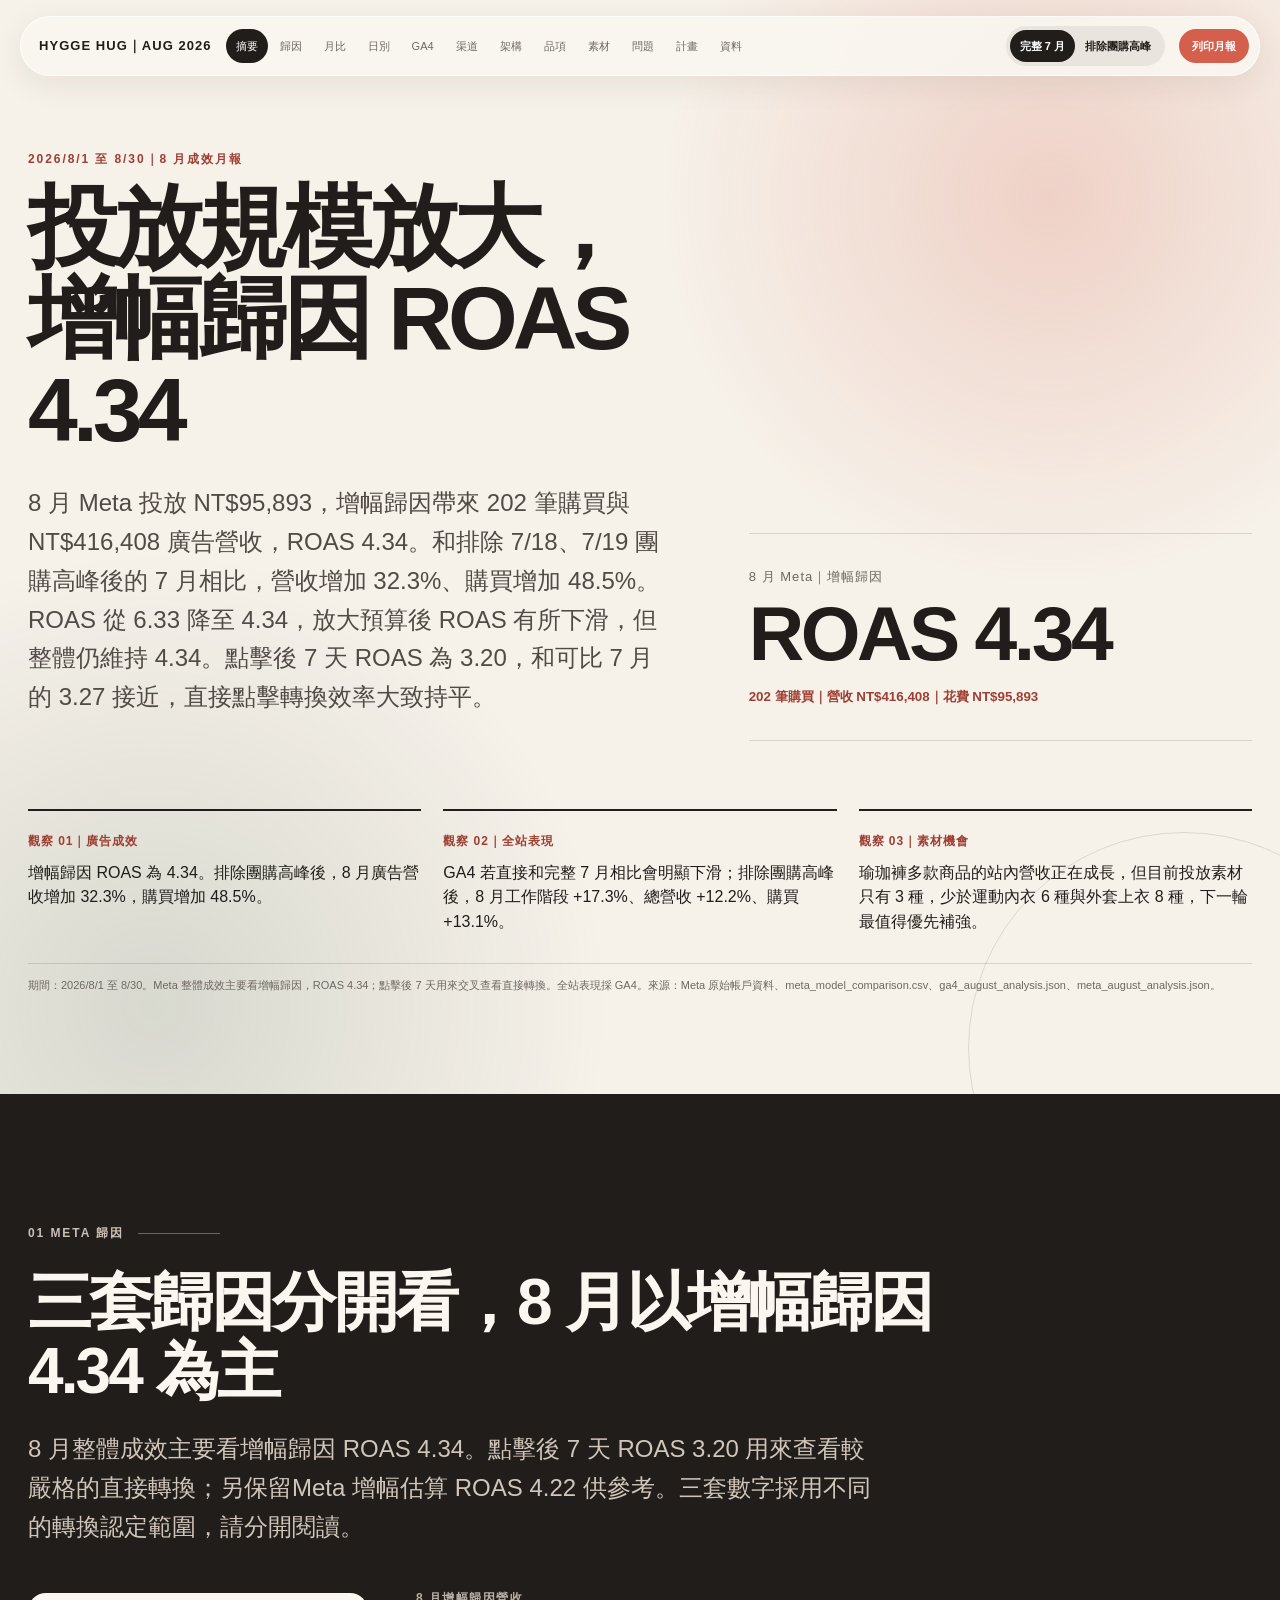
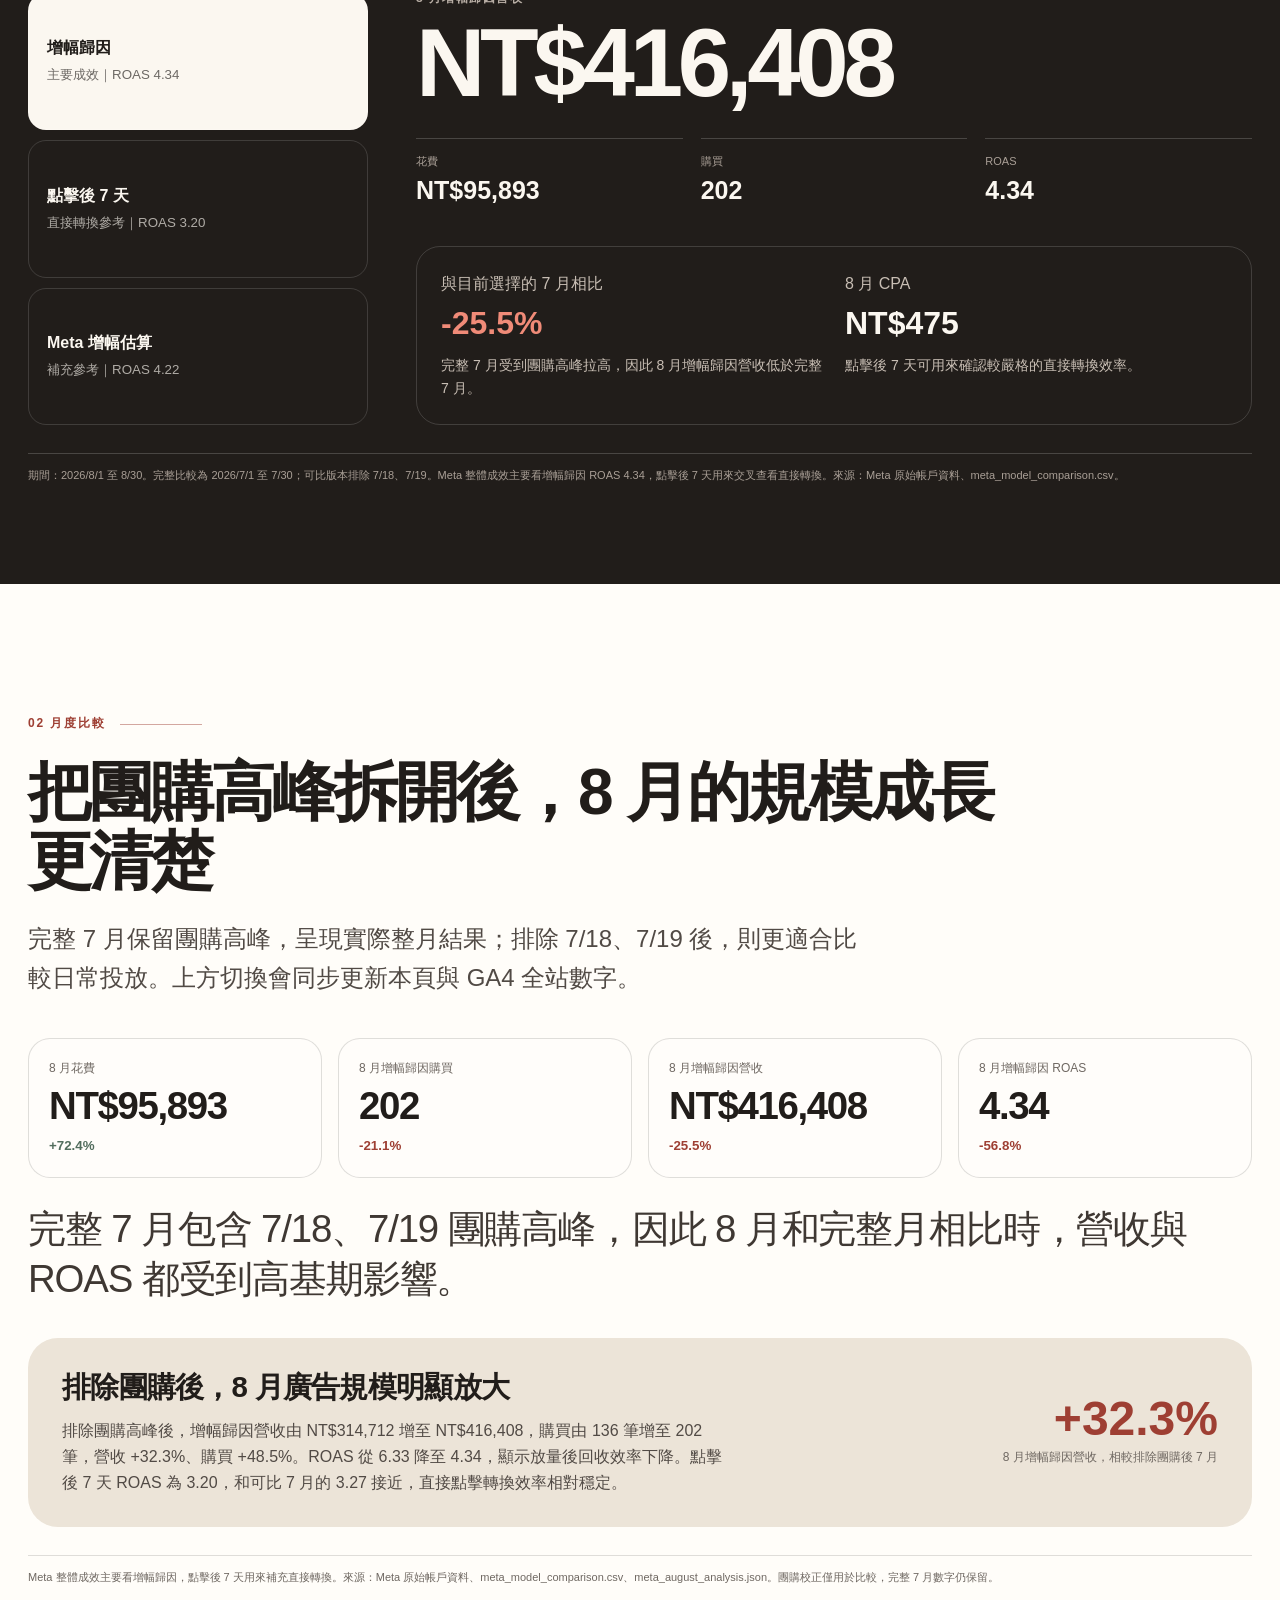
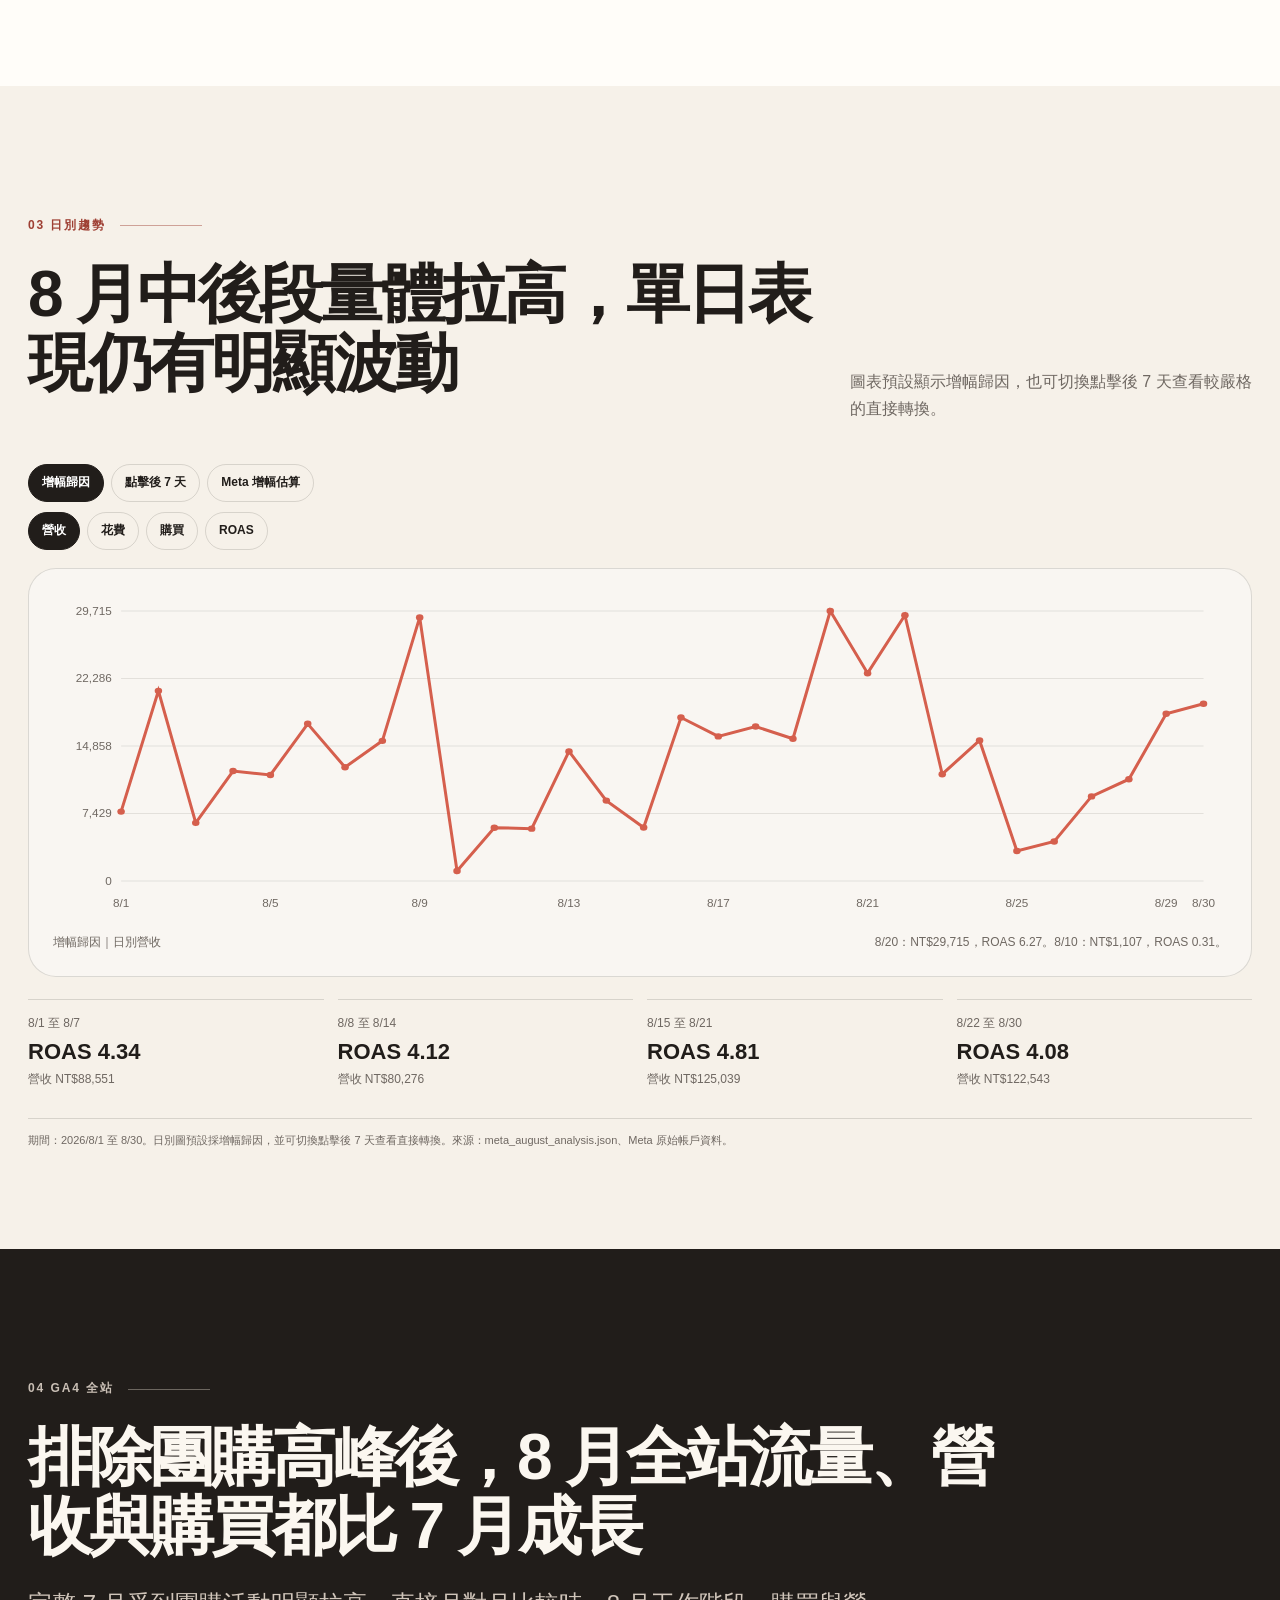
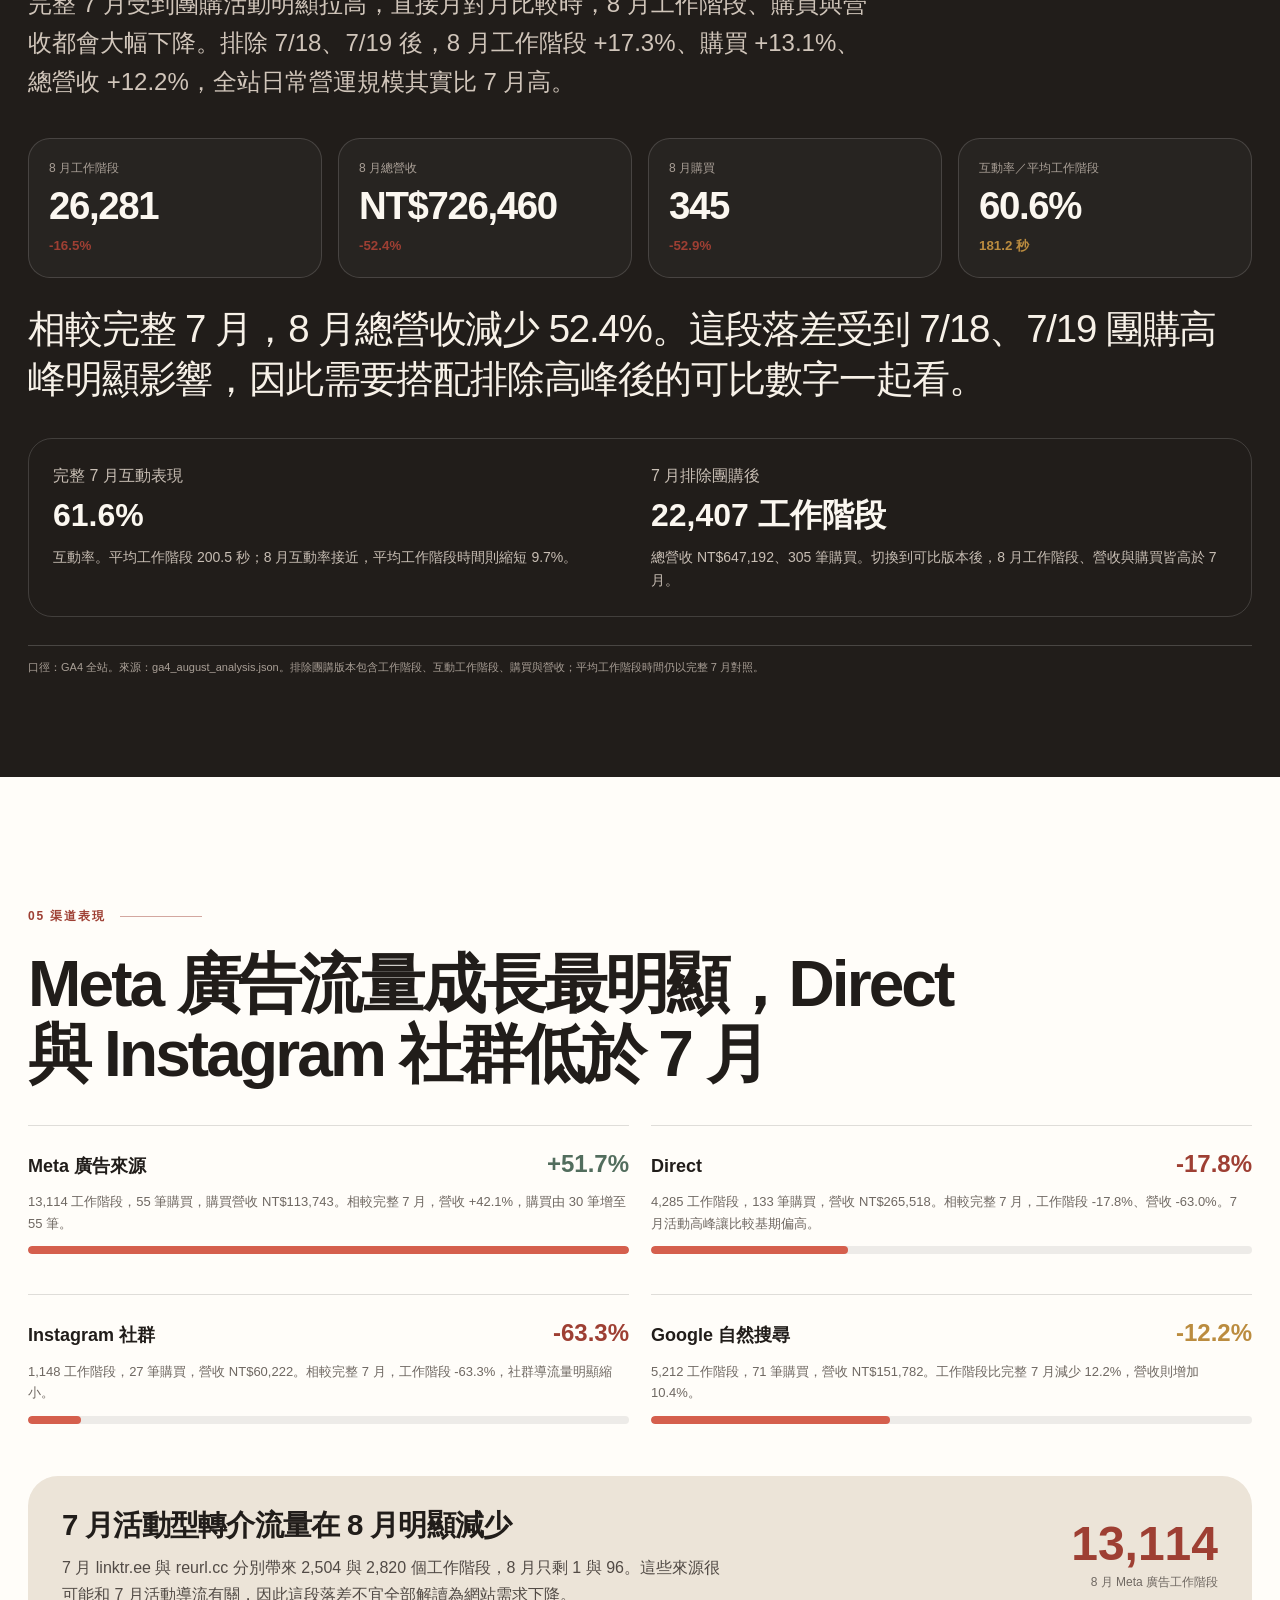
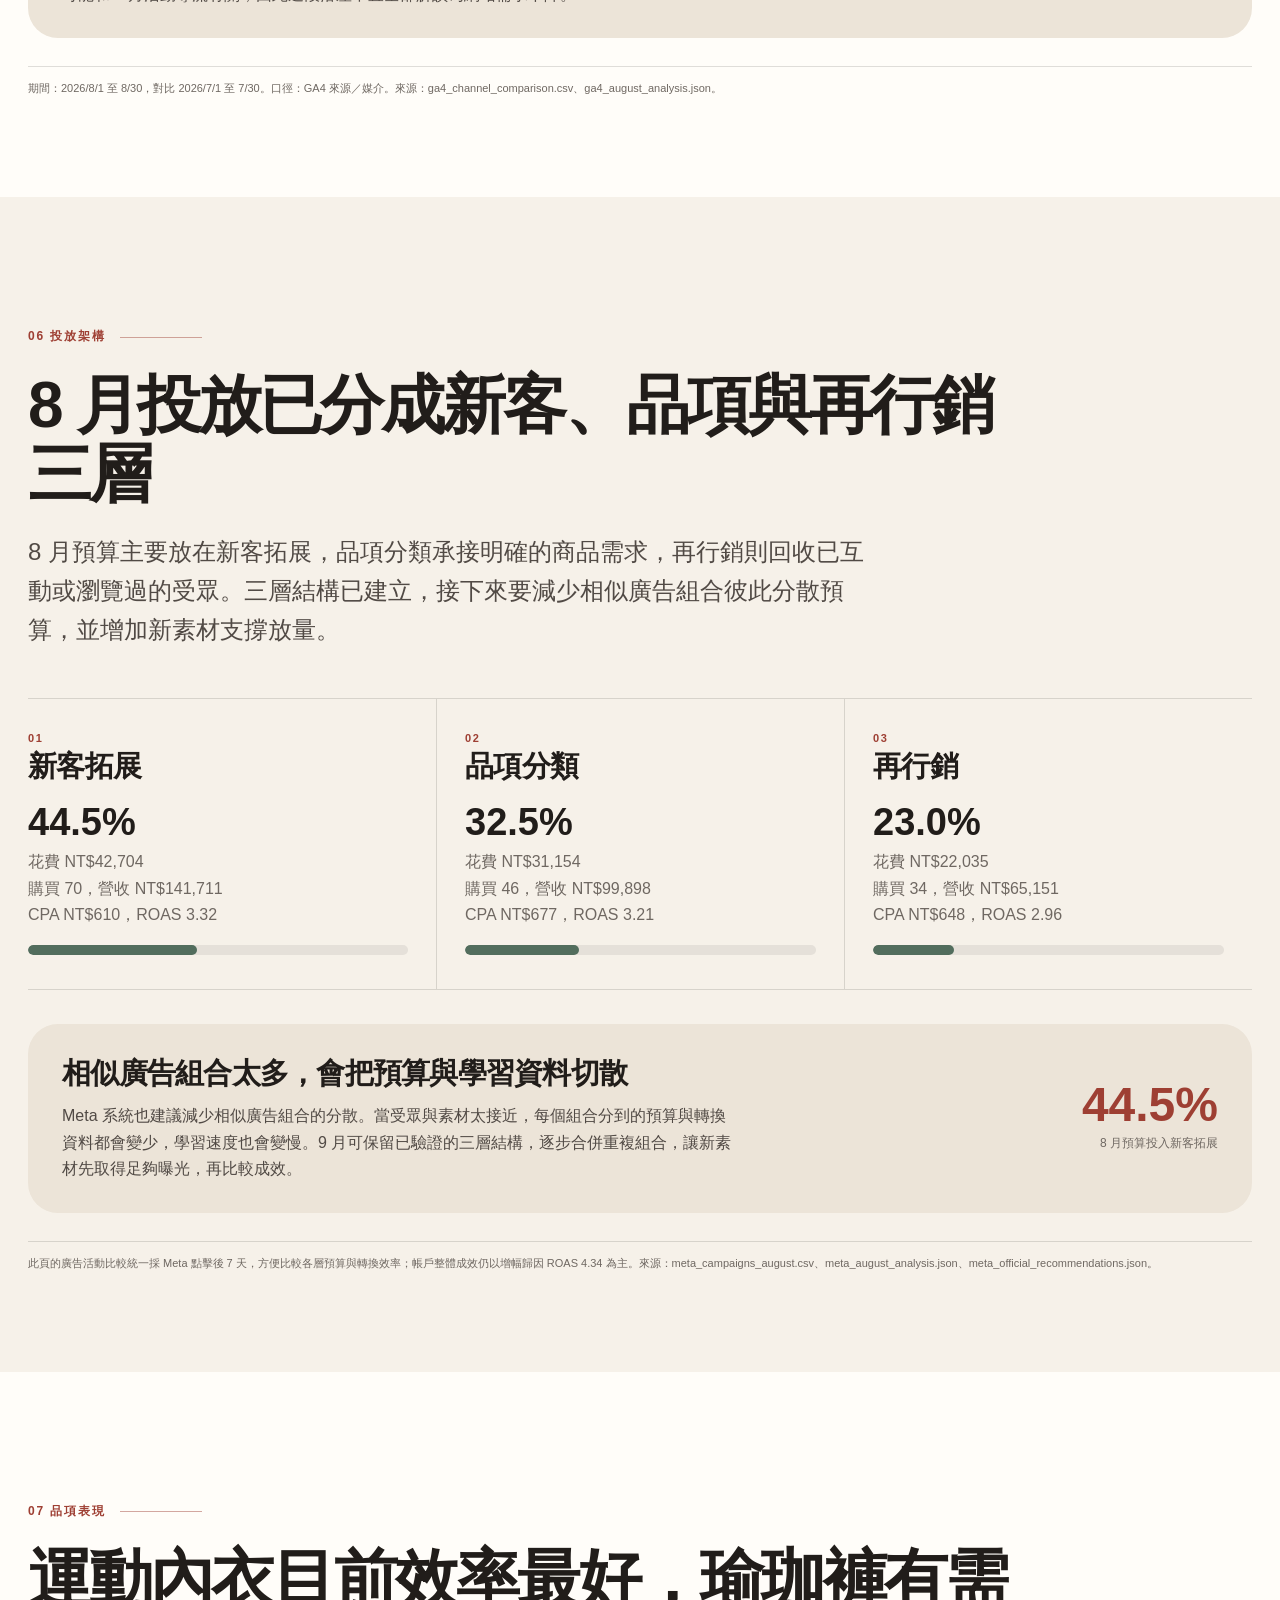
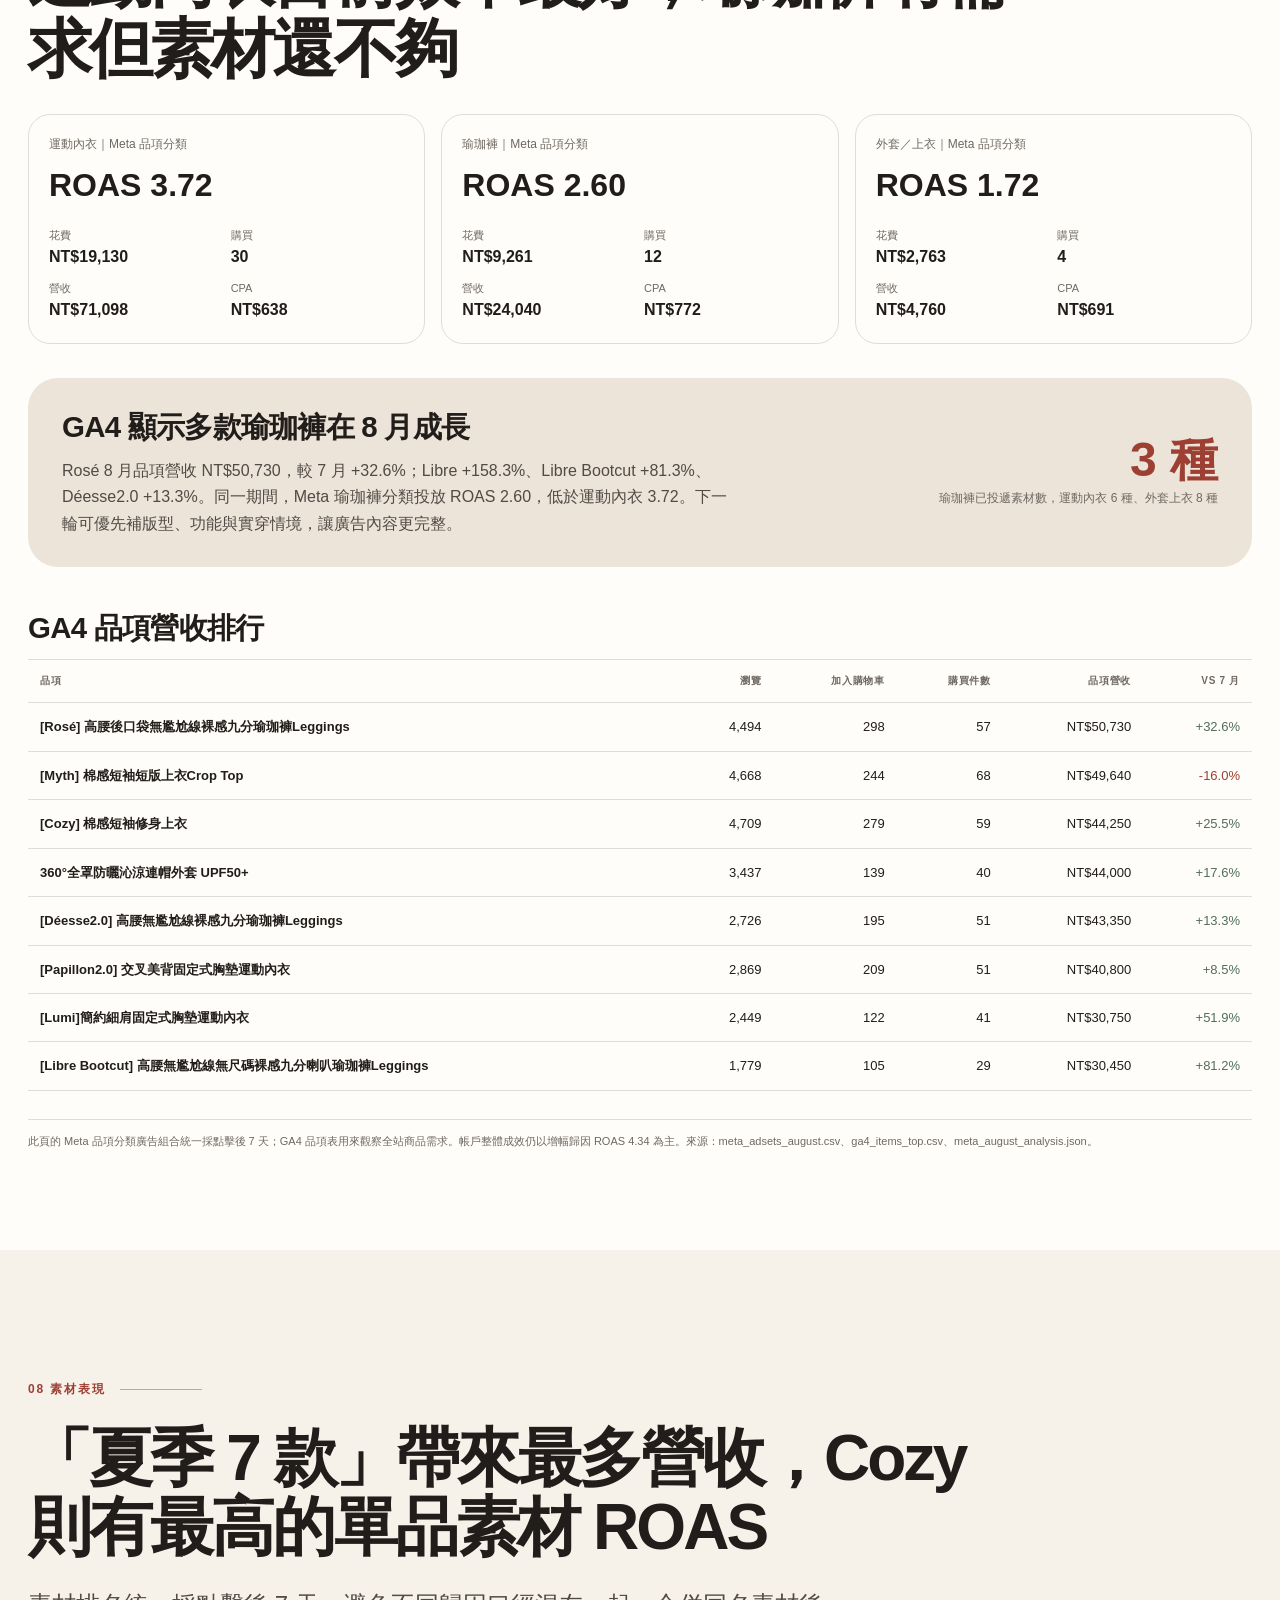
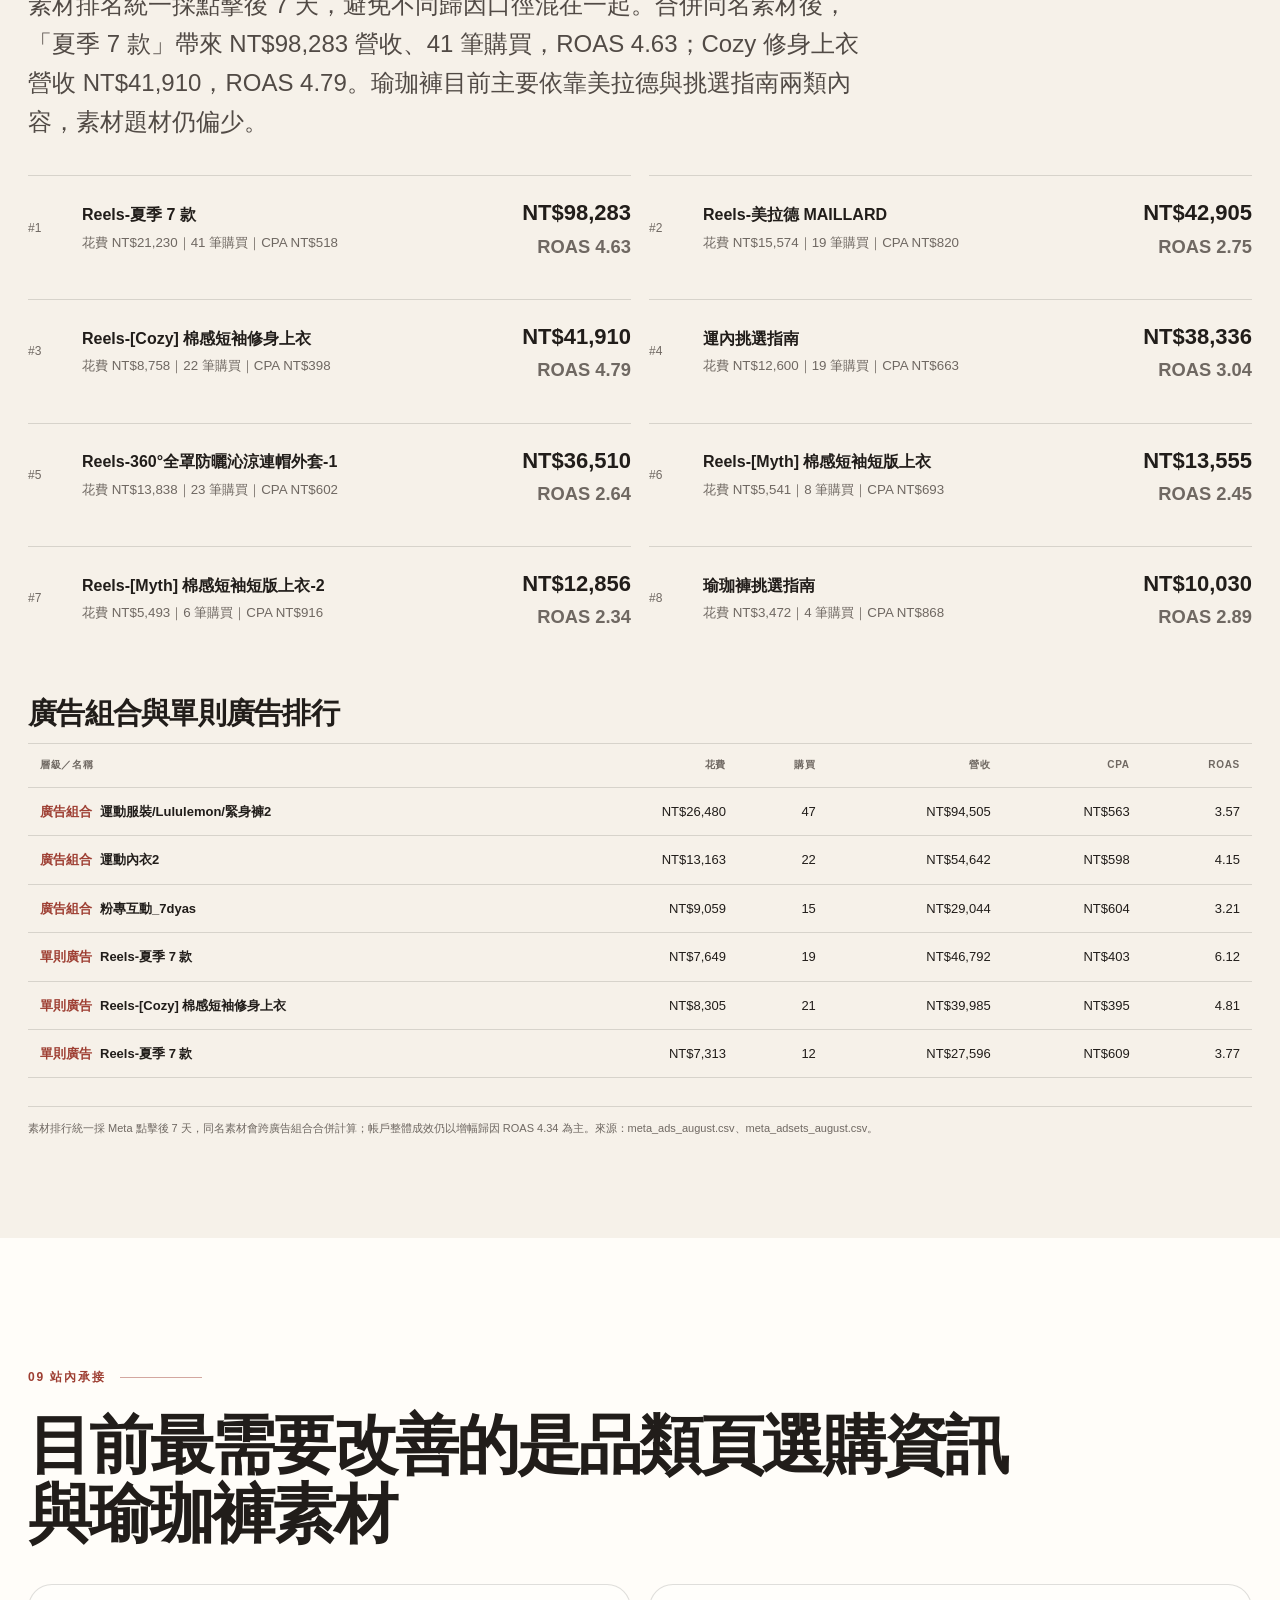
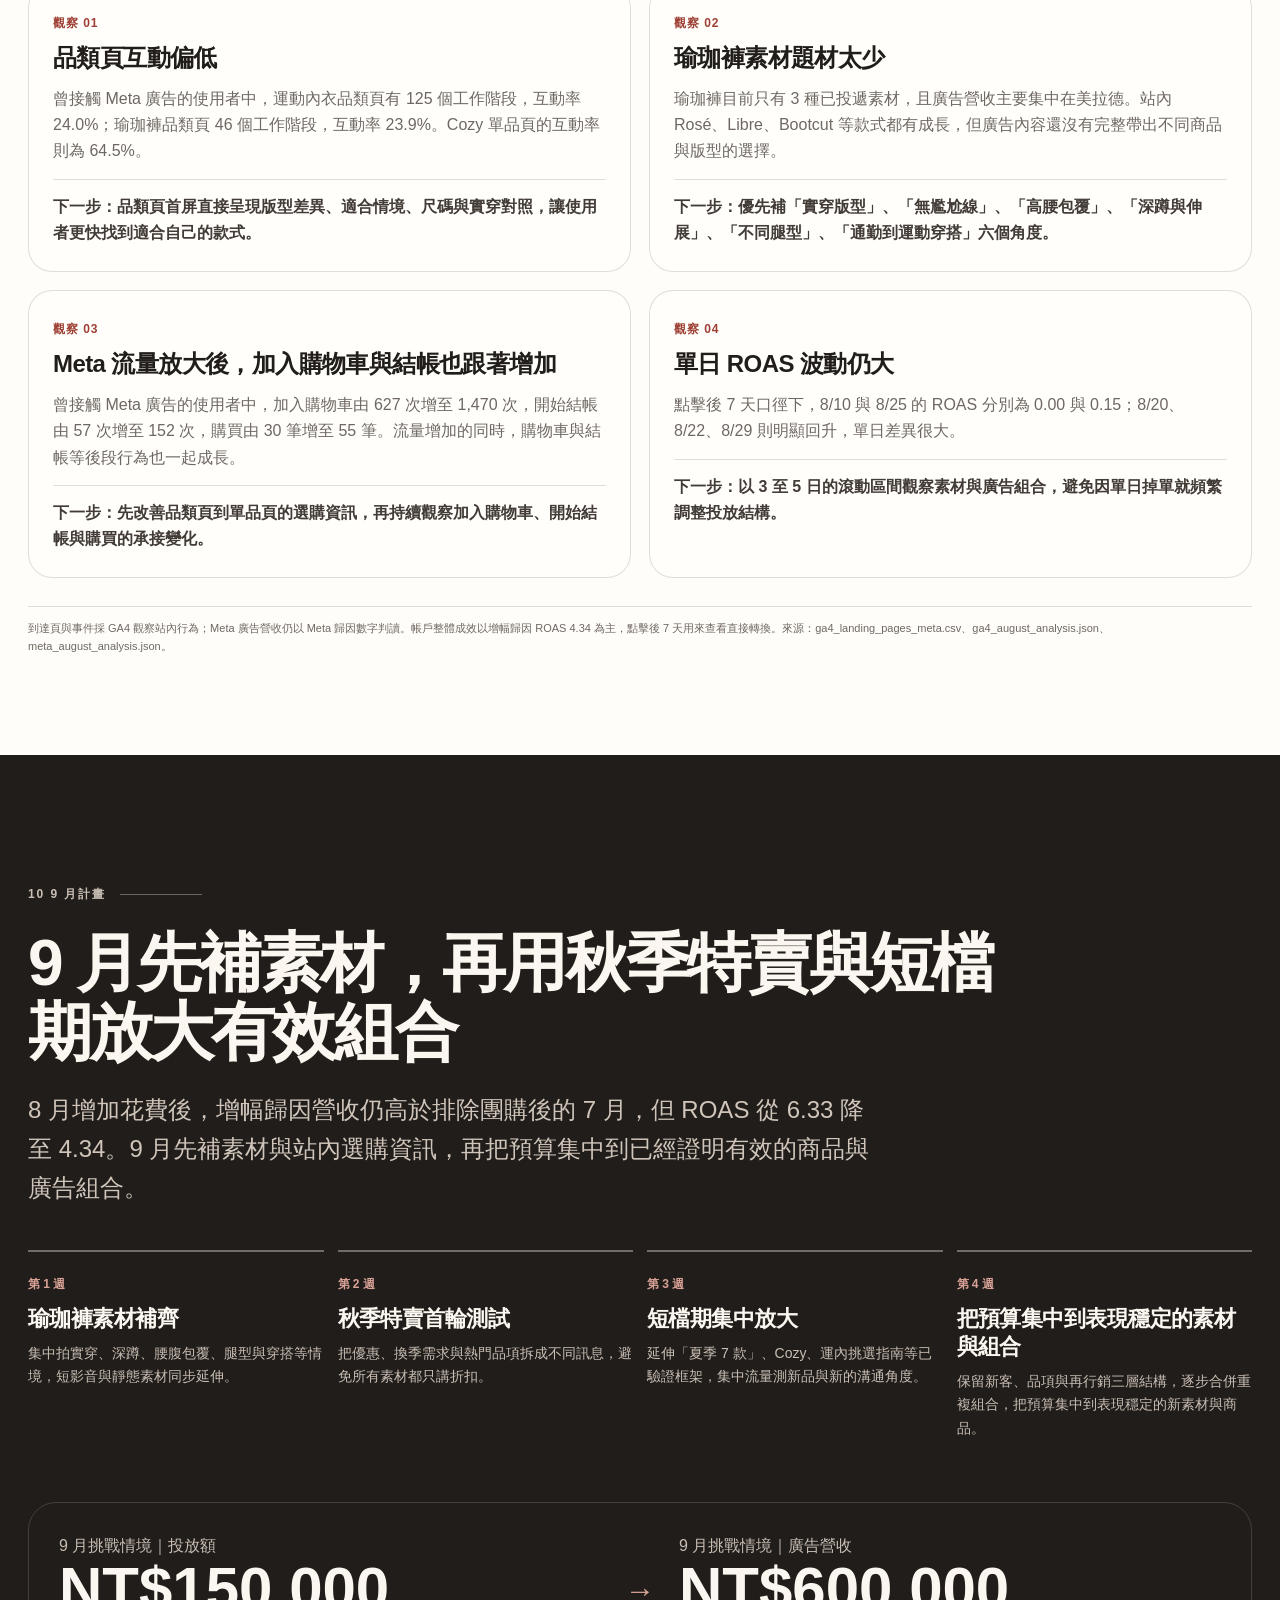
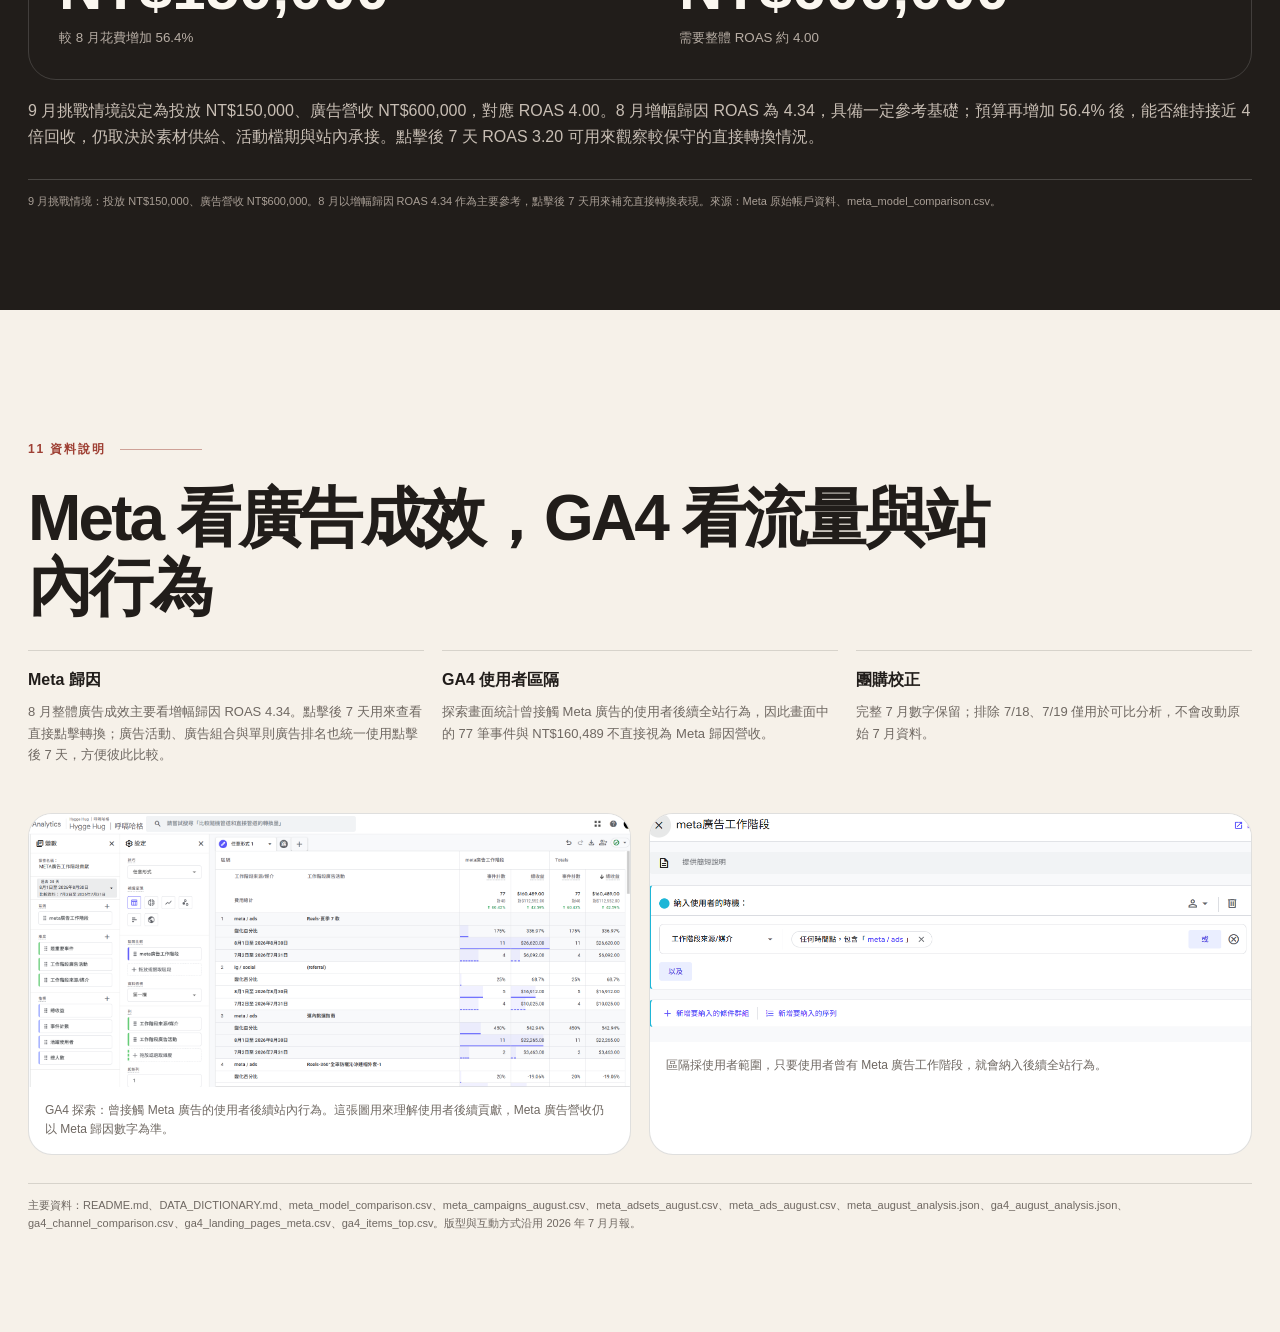
<file: preview-4.html>
<!doctype html>
<html lang="zh-Hant">
<head>
<meta charset="utf-8">
<meta name="viewport" content="width=device-width,initial-scale=1,viewport-fit=cover">
<meta name="description" content="HYGGE HUG 2026 年 8 月 Meta 廣告與 GA4 互動成效月報">
<title>HYGGE HUG｜2026 年 8 月成效月報</title>
<style>
:root{--ink:#211d1a;--muted:#6f6862;--paper:#f6f1e9;--paper2:#ece4d8;--white:#fffdf9;--accent:#d55f4d;--deep:#9e3f33;--sage:#526d5d;--sky:#587a8a;--gold:#bb8c3f;--line:rgba(33,29,26,.14);--shadow:0 24px 80px rgba(54,39,28,.12);--radius:30px;--max:1240px}
*{box-sizing:border-box} html{scroll-behavior:smooth;scroll-padding-top:95px} body{margin:0;background:var(--paper);color:var(--ink);font-family:Inter,"Noto Sans TC","PingFang TC","Microsoft JhengHei",sans-serif;line-height:1.65;overflow-x:hidden} button,a{font:inherit;color:inherit} a{text-decoration:none} button{cursor:pointer}
.progress{position:fixed;inset:0 0 auto;z-index:200;height:3px} .progress span{display:block;height:100%;width:0;background:var(--accent)}
.nav{position:fixed;z-index:160;left:50%;top:16px;transform:translateX(-50%);width:min(calc(100% - 24px),var(--max));display:flex;align-items:center;gap:14px;padding:9px 10px 9px 18px;border:1px solid rgba(255,255,255,.72);background:rgba(250,247,241,.86);backdrop-filter:blur(18px);border-radius:999px;box-shadow:0 8px 32px rgba(46,37,31,.08)}
.brand{font-weight:900;letter-spacing:.08em;white-space:nowrap;font-size:13px} .navlinks{display:flex;gap:2px;overflow:auto;scrollbar-width:none;flex:1} .navlinks::-webkit-scrollbar{display:none} .navlinks a{font-size:11px;color:var(--muted);padding:8px 10px;border-radius:999px;white-space:nowrap} .navlinks a.active{background:var(--ink);color:#fff}
.compare-pill{display:flex;background:rgba(33,29,26,.07);padding:4px;border-radius:999px;white-space:nowrap} .compare-pill button{border:0;background:transparent;padding:7px 10px;border-radius:999px;font-size:11px;font-weight:800} .compare-pill button.active{background:var(--ink);color:#fff} .print{border:0;background:var(--accent);color:#fff;border-radius:999px;padding:8px 13px;font-size:11px;font-weight:850;white-space:nowrap}
.section{position:relative;min-height:92vh;padding:130px 28px 100px;display:flex;align-items:center} .wrap{width:min(100%,var(--max));margin:auto} .soft{background:var(--white)} .dark{background:var(--ink);color:#fbf7f0} .hero{min-height:100vh;padding-top:150px;overflow:hidden;background:radial-gradient(circle at 82% 18%,rgba(213,95,77,.22),transparent 28%),radial-gradient(circle at 12% 92%,rgba(82,109,93,.19),transparent 30%),var(--paper)}
.hero:before{content:"";position:absolute;width:430px;height:430px;border:1px solid rgba(33,29,26,.12);border-radius:50%;right:-120px;bottom:-170px} .hero-grid{display:grid;grid-template-columns:1.12fr .88fr;gap:80px;align-items:end} .kicker,.chapter{font-size:12px;font-weight:900;letter-spacing:.16em;color:var(--deep);text-transform:uppercase} .chapter{display:flex;align-items:center;gap:14px;margin-bottom:24px} .chapter:after{content:"";width:82px;height:1px;background:currentColor;opacity:.45} .dark .chapter,.dark .muted{color:#c8beb4}
h1,h2,h3,p{margin-top:0} h1{font-size:clamp(50px,7vw,96px);line-height:1.02;letter-spacing:-.055em;margin-bottom:28px;max-width:900px} h2{font-size:clamp(37px,5vw,66px);line-height:1.08;letter-spacing:-.045em;margin-bottom:24px;max-width:980px} h3{font-size:clamp(22px,2.3vw,32px);line-height:1.28;letter-spacing:-.025em;margin-bottom:12px} .lead{font-size:clamp(18px,2vw,24px);line-height:1.62;color:#514a45;max-width:850px} .dark .lead{color:#d0c5ba} .muted{color:var(--muted)}
.hero-number{padding:32px 0;border-top:1px solid var(--line);border-bottom:1px solid var(--line)} .hero-number .label{font-size:13px;color:var(--muted);letter-spacing:.08em;margin-bottom:8px} .hero-number strong{display:block;font-size:clamp(48px,6vw,80px);line-height:1;font-variant-numeric:tabular-nums;letter-spacing:-.045em} .hero-number small{display:block;margin-top:14px;color:var(--deep);font-weight:850}
.opening-notes{display:grid;grid-template-columns:repeat(3,1fr);gap:22px;margin-top:68px} .opening-note{border-top:2px solid var(--ink);padding-top:16px} .opening-note b{font-size:12px;color:var(--deep);letter-spacing:.08em} .opening-note p{margin:7px 0 0;font-size:16px;line-height:1.55}
.source{margin-top:28px;font-size:11px;color:var(--muted);border-top:1px solid var(--line);padding-top:12px} .dark .source{color:#a99f96;border-color:rgba(255,255,255,.18)}
.split{display:grid;grid-template-columns:minmax(0,1.08fr) minmax(340px,.92fr);gap:68px;align-items:center} .statement{font-size:clamp(23px,3vw,40px);line-height:1.3;letter-spacing:-.03em;margin:26px 0;color:#3f3833} .dark .statement{color:#f7f1e8}
.metric-grid{display:grid;grid-template-columns:repeat(4,1fr);gap:16px} .metric-card{border:1px solid var(--line);border-radius:22px;padding:20px;background:rgba(255,255,255,.25)} .metric-card span{display:block;color:var(--muted);font-size:12px;margin-bottom:7px} .metric-card strong{font-size:clamp(25px,3vw,40px);line-height:1.06;letter-spacing:-.035em;font-variant-numeric:tabular-nums} .metric-card small{display:block;margin-top:8px;font-weight:800} .up{color:var(--sage)} .down{color:var(--deep)} .flat{color:var(--gold)} .dark .metric-card{border-color:rgba(255,255,255,.15);background:rgba(255,255,255,.03)} .dark .metric-card span{color:#a99f96}
.model-layout{display:grid;grid-template-columns:340px minmax(0,1fr);gap:48px;margin-top:46px} .model-tabs{display:grid;gap:10px} .model-tab{text-align:left;border:1px solid rgba(255,255,255,.14);background:transparent;color:#fbf7f0;padding:18px;border-radius:18px} .model-tab.active{background:#fbf7f0;color:var(--ink)} .model-tab b{display:block;font-size:16px} .model-tab small{opacity:.65} .model-main{font-size:clamp(54px,8vw,96px);font-weight:900;line-height:.95;letter-spacing:-.055em} .model-main small{display:block;font-size:12px;letter-spacing:.12em;color:#b8aea5;margin-bottom:13px} .model-stats{display:grid;grid-template-columns:repeat(3,1fr);gap:18px;margin-top:30px} .model-stats div{border-top:1px solid rgba(255,255,255,.18);padding-top:13px} .model-stats span{display:block;font-size:11px;color:#a99f96} .model-stats strong{font-size:25px;font-variant-numeric:tabular-nums}
.compare-box{margin-top:34px;padding:24px;border:1px solid rgba(255,255,255,.15);border-radius:24px;display:grid;grid-template-columns:1fr 1fr;gap:22px} .compare-box b{font-size:32px} .compare-box p{margin:4px 0 0;color:#c8beb4;font-size:14px}
.section-head{display:flex;align-items:flex-end;justify-content:space-between;gap:30px;margin-bottom:42px} .section-head p{max-width:500px;margin:0;color:var(--muted)} .controls{display:flex;gap:7px;flex-wrap:wrap} .chip{border:1px solid var(--line);background:transparent;padding:8px 13px;border-radius:999px;font-size:12px;font-weight:800} .chip.active{background:var(--ink);color:#fff;border-color:var(--ink)} .dark .chip{border-color:rgba(255,255,255,.18);color:#ddd2c8} .dark .chip.active{background:#fff;color:var(--ink)}
.chart-card{border:1px solid var(--line);border-radius:28px;padding:24px;background:rgba(255,255,255,.4)} .dark .chart-card{border-color:rgba(255,255,255,.15);background:rgba(255,255,255,.035)} #dailyChart{width:100%;height:330px;display:block} .chart-note{display:flex;justify-content:space-between;gap:18px;flex-wrap:wrap;margin-top:10px;font-size:12px;color:var(--muted)} .dark .chart-note{color:#b8aea5}
.week-grid{display:grid;grid-template-columns:repeat(4,1fr);gap:14px;margin-top:22px} .week{border-top:1px solid var(--line);padding-top:14px} .week b{font-size:22px} .week span{display:block;color:var(--muted);font-size:12px}
.architecture{display:grid;grid-template-columns:repeat(3,1fr);border-top:1px solid var(--line);border-bottom:1px solid var(--line);margin-top:48px} .layer{padding:30px 28px 34px 0} .layer+.layer{border-left:1px solid var(--line);padding-left:28px} .layer .num{font-size:11px;color:var(--deep);font-weight:900;letter-spacing:.14em} .layer .big{font-size:38px;font-weight:900;line-height:1.05;margin:18px 0 7px} .layer p{color:var(--muted)} .flowbar{height:10px;background:rgba(33,29,26,.08);border-radius:999px;overflow:hidden} .flowbar i{display:block;height:100%;background:var(--sage);border-radius:999px}
.table-wrap{overflow:auto;border-top:1px solid var(--line)} table{width:100%;border-collapse:collapse;min-width:760px} th,td{padding:13px 12px;border-bottom:1px solid var(--line);text-align:right;white-space:nowrap;font-size:13px} th:first-child,td:first-child{text-align:left;white-space:normal;min-width:230px} th{font-size:10px;color:var(--muted);letter-spacing:.07em;text-transform:uppercase} td:first-child{font-weight:750} .rank-num{color:var(--deep);font-weight:900;margin-right:8px}
.insight-band{display:grid;grid-template-columns:1.2fr .8fr;gap:36px;align-items:center;padding:30px 34px;border-radius:var(--radius);background:var(--paper2);margin-top:34px} .insight-band p{margin:0;color:#514a45} .bigcall{text-align:right} .bigcall strong{display:block;font-size:48px;line-height:1;color:var(--deep)} .bigcall span{font-size:12px;color:var(--muted)}
.channel-grid{display:grid;grid-template-columns:1fr 1fr;gap:22px} .channel-card{border-top:1px solid var(--line);padding:18px 0} .channel-card header{display:flex;justify-content:space-between;gap:16px;align-items:baseline} .channel-card header b{font-size:18px} .channel-card header strong{font-size:24px} .channel-card p{margin:8px 0 0;color:var(--muted);font-size:13px} .bar{height:8px;background:rgba(33,29,26,.08);border-radius:999px;overflow:hidden;margin-top:12px} .bar i{display:block;height:100%;background:var(--accent);border-radius:999px}
.product-grid{display:grid;grid-template-columns:repeat(3,1fr);gap:16px;margin-top:30px} .product-card{border:1px solid var(--line);border-radius:22px;padding:20px} .product-card .label{font-size:12px;color:var(--muted)} .product-card strong{font-size:32px;display:block;margin:5px 0} .product-card dl{display:grid;grid-template-columns:1fr 1fr;gap:8px;margin:14px 0 0} .product-card dt{font-size:11px;color:var(--muted)} .product-card dd{margin:0;font-weight:800}
.creative-grid{display:grid;grid-template-columns:repeat(2,1fr);gap:18px} .creative-card{display:grid;grid-template-columns:40px minmax(0,1fr) auto;gap:14px;align-items:center;padding:19px 0;border-top:1px solid var(--line)} .creative-card .rank{font-size:12px;color:var(--muted)} .creative-card b{display:block;font-size:16px} .creative-card small{color:var(--muted)} .creative-card strong{font-size:22px}
.issue-grid{display:grid;grid-template-columns:repeat(2,1fr);gap:18px} .issue{border:1px solid var(--line);border-radius:24px;padding:24px;background:rgba(255,255,255,.34)} .issue b{color:var(--deep);font-size:12px;letter-spacing:.08em} .issue h3{font-size:24px;margin-top:8px} .issue p{color:var(--muted);margin-bottom:0} .next{margin-top:14px;padding-top:14px;border-top:1px solid var(--line);font-weight:750;color:#423b36}
.plan-grid{display:grid;grid-template-columns:repeat(4,1fr);gap:14px;margin-top:42px} .plan{border-top:2px solid rgba(255,255,255,.35);padding-top:18px} .plan b{font-size:12px;color:#d9a297} .plan h3{font-size:22px;margin:9px 0} .plan p{color:#c8beb4;font-size:14px} .challenge{display:grid;grid-template-columns:1fr auto 1fr;gap:24px;align-items:center;margin-top:48px;padding:30px;border:1px solid rgba(255,255,255,.15);border-radius:28px} .challenge .n{font-size:clamp(38px,5vw,60px);font-weight:900;line-height:1} .challenge small{display:block;color:#b8aea5;margin-top:8px} .challenge .arrow{font-size:30px;color:#d9a297}
.evidence{display:grid;grid-template-columns:1fr 1fr;gap:18px;margin-top:34px} .evidence figure{margin:0;border:1px solid var(--line);border-radius:24px;overflow:hidden;background:white} .evidence img{width:100%;display:block} .evidence figcaption{padding:14px 16px;font-size:12px;color:var(--muted)} .method-list{display:grid;grid-template-columns:repeat(3,1fr);gap:18px;margin-top:28px} .method-item{border-top:1px solid var(--line);padding-top:16px} .method-item b{display:block;margin-bottom:8px} .method-item p{font-size:13px;color:var(--muted)}
@media(max-width:900px){.navlinks{display:none} .hero-grid,.split,.model-layout,.insight-band,.challenge{grid-template-columns:1fr;gap:34px} .opening-notes,.metric-grid,.architecture,.product-grid,.plan-grid,.method-list{grid-template-columns:1fr 1fr} .channel-grid,.issue-grid,.evidence{grid-template-columns:1fr} .layer+.layer{border-left:0;border-top:1px solid var(--line);padding-left:0} .architecture{border-bottom:0} .model-tab.active{transform:none} .bigcall{text-align:left}}
@media(max-width:600px){.section{padding:112px 18px 72px;min-height:auto} .nav{top:8px;width:calc(100% - 12px);border-radius:22px;align-items:flex-start;flex-wrap:wrap;padding:8px 10px} .brand{font-size:12px;padding:6px 0} .print{display:none} .compare-pill{margin-left:auto} .hero{padding-top:128px} h1{font-size:48px} h2{font-size:38px} .opening-notes,.metric-grid,.week-grid,.product-grid,.plan-grid,.method-list{grid-template-columns:1fr} .creative-grid{grid-template-columns:1fr} .model-stats{grid-template-columns:1fr 1fr} .compare-box{grid-template-columns:1fr} .section-head{display:block} .controls{margin-top:18px} #dailyChart{height:280px} .challenge .arrow{transform:rotate(90deg);text-align:center} .evidence{display:block} .evidence figure+figure{margin-top:16px}}
@media print{.nav,.progress{display:none} .section{min-height:auto;padding:58px 24px;break-inside:avoid} body{background:white}}
</style>
</head>
<body>
<div class="progress"><span id="progress"></span></div>
<nav class="nav" aria-label="報告導覽">
  <div class="brand">HYGGE HUG｜AUG 2026</div>
  <div class="navlinks">
    <a href="#summary">摘要</a><a href="#models">歸因</a><a href="#compare">月比</a><a href="#daily">日別</a><a href="#ga4">GA4</a><a href="#channels">渠道</a><a href="#structure">架構</a><a href="#product">品項</a><a href="#creative">素材</a><a href="#issues">問題</a><a href="#plan">計畫</a><a href="#method">資料</a>
  </div>
  <div class="compare-pill" aria-label="7 月比較方式">
    <button class="compare-btn active" data-compare="full">完整 7 月</button><button class="compare-btn" data-compare="adjusted">排除團購高峰</button>
  </div>
  <button class="print" onclick="window.print()">列印月報</button>
</nav>

<main>
<section class="section hero" id="summary"><div class="wrap">
  <div class="hero-grid">
    <div>
      <p class="kicker">2026/8/1 至 8/30｜8 月成效月報</p>
      <h1>投放規模放大，增幅歸因 ROAS 4.34</h1>
      <p class="lead">8 月 Meta 投放 NT$95,893，增幅歸因帶來 202 筆購買與 NT$416,408 廣告營收，ROAS 4.34。和排除 7/18、7/19 團購高峰後的 7 月相比，營收增加 32.3%、購買增加 48.5%。ROAS 從 6.33 降至 4.34，放大預算後 ROAS 有所下滑，但整體仍維持 4.34。點擊後 7 天 ROAS 為 3.20，和可比 7 月的 3.27 接近，直接點擊轉換效率大致持平。</p>
    </div>
    <div class="hero-number"><div class="label">8 月 Meta｜增幅歸因</div><strong>ROAS 4.34</strong><small>202 筆購買｜營收 NT$416,408｜花費 NT$95,893</small></div>
  </div>
  <div class="opening-notes">
    <div class="opening-note"><b>觀察 01｜廣告成效</b><p>增幅歸因 ROAS 為 4.34。排除團購高峰後，8 月廣告營收增加 32.3%，購買增加 48.5%。</p></div>
    <div class="opening-note"><b>觀察 02｜全站表現</b><p>GA4 若直接和完整 7 月相比會明顯下滑；排除團購高峰後，8 月工作階段 +17.3%、總營收 +12.2%、購買 +13.1%。</p></div>
    <div class="opening-note"><b>觀察 03｜素材機會</b><p>瑜珈褲多款商品的站內營收正在成長，但目前投放素材只有 3 種，少於運動內衣 6 種與外套上衣 8 種，下一輪最值得優先補強。</p></div>
  </div>
  <div class="source">期間：2026/8/1 至 8/30。Meta 整體成效主要看增幅歸因，ROAS 4.34；點擊後 7 天用來交叉查看直接轉換。全站表現採 GA4。來源：Meta 原始帳戶資料、meta_model_comparison.csv、ga4_august_analysis.json、meta_august_analysis.json。</div>
</div></section>

<section class="section dark" id="models"><div class="wrap">
  <div class="chapter">01 Meta 歸因</div><h2>三套歸因分開看，8 月以增幅歸因 4.34 為主</h2>
  <p class="lead">8 月整體成效主要看增幅歸因 ROAS 4.34。點擊後 7 天 ROAS 3.20 用來查看較嚴格的直接轉換；另保留Meta 增幅估算 ROAS 4.22 供參考。三套數字採用不同的轉換認定範圍，請分開閱讀。</p>
  <div class="model-layout">
    <div class="model-tabs">
      <button class="model-tab active" data-model="META 預設（最寬鬆）"><b>增幅歸因</b><small>主要成效｜ROAS 4.34</small></button>
      <button class="model-tab" data-model="點擊後轉換（最嚴格）"><b>點擊後 7 天</b><small>直接轉換參考｜ROAS 3.20</small></button>
      <button class="model-tab" data-model="增幅歸因轉換（增幅歸因）"><b>Meta 增幅估算</b><small>補充參考｜ROAS 4.22</small></button>
    </div>
    <div>
      <div class="model-main"><small id="modelLabel">8 月增幅歸因營收</small><span id="modelRevenue">NT$416,408</span></div>
      <div class="model-stats"><div><span>花費</span><strong id="modelSpend">NT$95,893</strong></div><div><span>購買</span><strong id="modelPurchases">202</strong></div><div><span>ROAS</span><strong id="modelRoas">4.34</strong></div></div>
      <div class="compare-box"><div><span class="muted">與目前選擇的 7 月相比</span><br><b id="modelRevDelta">-25.5%</b><p id="modelCompareNote">完整 7 月受到團購高峰拉高；切換到排除團購後，可更清楚看到 8 月廣告營收的成長幅度。</p></div><div><span class="muted">8 月 CPA</span><br><b id="modelCpa">NT$475</b><p>點擊後 7 天可用來確認較嚴格的直接轉換效率。</p></div></div>
    </div>
  </div>
  <div class="source">期間：2026/8/1 至 8/30。完整比較為 2026/7/1 至 7/30；可比版本排除 7/18、7/19。Meta 整體成效主要看增幅歸因 ROAS 4.34，點擊後 7 天用來交叉查看直接轉換。來源：Meta 原始帳戶資料、meta_model_comparison.csv。</div>
</div></section>

<section class="section soft" id="compare"><div class="wrap">
  <div class="chapter">02 月度比較</div><h2>把團購高峰拆開後，8 月的規模成長更清楚</h2>
  <p class="lead">完整 7 月保留團購高峰，呈現實際整月結果；排除 7/18、7/19 後，則更適合比較日常投放。上方切換會同步更新本頁與 GA4 全站數字。</p>
  <div class="metric-grid" style="margin-top:40px">
    <div class="metric-card"><span>8 月花費</span><strong>NT$95,893</strong><small id="spendDelta" class="up">+72.4%</small></div>
    <div class="metric-card"><span>8 月增幅歸因購買</span><strong>202</strong><small id="purchaseDelta" class="down">-21.1%</small></div>
    <div class="metric-card"><span>8 月增幅歸因營收</span><strong>NT$416,408</strong><small id="revenueDelta" class="down">-25.5%</small></div>
    <div class="metric-card"><span>8 月增幅歸因 ROAS</span><strong>4.34</strong><small id="roasDelta" class="down">-56.8%</small></div>
  </div>
  <p class="statement" id="compareStatement">完整 7 月包含 7/18、7/19 團購高峰，因此 8 月和完整月相比時，營收與 ROAS 都受到高基期影響。</p>
  <div class="insight-band"><div><h3>排除團購後，8 月廣告規模明顯放大</h3><p>排除團購高峰後，增幅歸因營收由 NT$314,712 增至 NT$416,408，購買由 136 筆增至 202 筆，營收 +32.3%、購買 +48.5%。ROAS 從 6.33 降至 4.34，顯示放量後回收效率下降。點擊後 7 天 ROAS 為 3.20，和可比 7 月的 3.27 接近，直接點擊轉換效率相對穩定。</p></div><div class="bigcall"><strong>+32.3%</strong><span>8 月增幅歸因營收，相較排除團購後 7 月</span></div></div>
  <div class="source">Meta 整體成效主要看增幅歸因，點擊後 7 天用來補充直接轉換。來源：Meta 原始帳戶資料、meta_model_comparison.csv、meta_august_analysis.json。團購校正僅用於比較，完整 7 月數字仍保留。</div>
</div></section>

<section class="section" id="daily"><div class="wrap">
  <div class="section-head"><div><div class="chapter">03 日別趨勢</div><h2>8 月中後段量體拉高，單日表現仍有明顯波動</h2></div><p>圖表預設顯示增幅歸因，也可切換點擊後 7 天查看較嚴格的直接轉換。</p></div>
  <div class="controls" style="margin-bottom:10px"><button class="chip daily-model active" data-dmodel="META 預設（最寬鬆）">增幅歸因</button><button class="chip daily-model" data-dmodel="點擊後轉換（最嚴格）">點擊後 7 天</button><button class="chip daily-model" data-dmodel="增幅歸因轉換（增幅歸因）">Meta 增幅估算</button></div>
  <div class="controls" style="margin-bottom:18px"><button class="chip daily-metric active" data-metric="revenue">營收</button><button class="chip daily-metric" data-metric="spend">花費</button><button class="chip daily-metric" data-metric="purchases">購買</button><button class="chip daily-metric" data-metric="roas">ROAS</button></div>
  <div class="chart-card"><svg id="dailyChart" viewBox="0 0 1000 330" preserveAspectRatio="none" aria-label="8月日別趨勢圖"></svg><div class="chart-note"><span id="chartCaption">增幅歸因｜日別營收</span><span>8/20：NT$29,715，ROAS 6.27。8/10：NT$1,107，ROAS 0.31。</span></div></div>
  <div class="week-grid"><div class="week"><span>8/1 至 8/7</span><b>ROAS 4.34</b><span>營收 NT$88,551</span></div><div class="week"><span>8/8 至 8/14</span><b>ROAS 4.12</b><span>營收 NT$80,276</span></div><div class="week"><span>8/15 至 8/21</span><b>ROAS 4.81</b><span>營收 NT$125,039</span></div><div class="week"><span>8/22 至 8/30</span><b>ROAS 4.08</b><span>營收 NT$122,543</span></div></div>
  <div class="source">期間：2026/8/1 至 8/30。日別圖預設採增幅歸因，並可切換點擊後 7 天查看直接轉換。來源：meta_august_analysis.json、Meta 原始帳戶資料。</div>
</div></section>

<section class="section dark" id="ga4"><div class="wrap">
  <div class="chapter">04 GA4 全站</div><h2>排除團購高峰後，8 月全站流量、營收與購買都比 7 月成長</h2>
  <p class="lead">完整 7 月受到團購活動明顯拉高，直接月對月比較時，8 月工作階段、購買與營收都會大幅下降。排除 7/18、7/19 後，8 月工作階段 +17.3%、購買 +13.1%、總營收 +12.2%，全站日常營運規模其實比 7 月高。</p>
  <div class="metric-grid" style="margin-top:36px">
    <div class="metric-card"><span>8 月工作階段</span><strong>26,281</strong><small id="gaSessionsDelta" class="down">-16.5%</small></div>
    <div class="metric-card"><span>8 月總營收</span><strong>NT$726,460</strong><small id="gaRevenueDelta" class="down">-52.4%</small></div>
    <div class="metric-card"><span>8 月購買</span><strong>345</strong><small id="gaPurchaseDelta" class="down">-52.9%</small></div>
    <div class="metric-card"><span>互動率／平均工作階段</span><strong>60.6%</strong><small class="flat">181.2 秒</small></div>
  </div>
  <p class="statement" id="gaStatement">相較完整 7 月，8 月總營收減少 52.4%。這段落差受到 7/18、7/19 團購高峰明顯影響，因此需要搭配排除高峰後的可比數字一起看。</p>
  <div class="compare-box"><div><span class="muted">完整 7 月互動表現</span><br><b>61.6%</b><p>互動率。平均工作階段 200.5 秒；8 月互動率接近，平均工作階段時間則縮短 9.7%。</p></div><div><span class="muted">7 月排除團購後</span><br><b>22,407 工作階段</b><p>總營收 NT$647,192、305 筆購買。切換到可比版本後，8 月工作階段、營收與購買皆高於 7 月。</p></div></div>
  <div class="source">口徑：GA4 全站。來源：ga4_august_analysis.json。排除團購版本包含工作階段、互動工作階段、購買與營收；平均工作階段時間仍以完整 7 月對照。</div>
</div></section>

<section class="section soft" id="channels"><div class="wrap">
  <div class="chapter">05 渠道表現</div><h2>Meta 廣告流量成長最明顯，Direct 與 Instagram 社群低於 7 月</h2>
  <div class="channel-grid" style="margin-top:36px">
    <div class="channel-card"><header><b>Meta 廣告來源</b><strong class="up">+51.7%</strong></header><p>13,114 工作階段，55 筆購買，購買營收 NT$113,743。相較完整 7 月，營收 +42.1%，購買由 30 筆增至 55 筆。</p><div class="bar"><i style="width:100%"></i></div></div>
    <div class="channel-card"><header><b>Direct</b><strong class="down">-17.8%</strong></header><p>4,285 工作階段，133 筆購買，營收 NT$265,518。相較完整 7 月，工作階段 -17.8%、營收 -63.0%。7 月活動高峰讓比較基期偏高。</p><div class="bar"><i style="width:32.7%"></i></div></div>
    <div class="channel-card"><header><b>Instagram 社群</b><strong class="down">-63.3%</strong></header><p>1,148 工作階段，27 筆購買，營收 NT$60,222。相較完整 7 月，工作階段 -63.3%，社群導流量明顯縮小。</p><div class="bar"><i style="width:8.8%"></i></div></div>
    <div class="channel-card"><header><b>Google 自然搜尋</b><strong class="flat">-12.2%</strong></header><p>5,212 工作階段，71 筆購買，營收 NT$151,782。工作階段比完整 7 月減少 12.2%，營收則增加 10.4%。</p><div class="bar"><i style="width:39.7%"></i></div></div>
  </div>
  <div class="insight-band"><div><h3>7 月活動型轉介流量在 8 月明顯減少</h3><p>7 月 linktr.ee 與 reurl.cc 分別帶來 2,504 與 2,820 個工作階段，8 月只剩 1 與 96。這些來源很可能和 7 月活動導流有關，因此這段落差不宜全部解讀為網站需求下降。</p></div><div class="bigcall"><strong>13,114</strong><span>8 月 Meta 廣告工作階段</span></div></div>
  <div class="source">期間：2026/8/1 至 8/30，對比 2026/7/1 至 7/30。口徑：GA4 來源／媒介。來源：ga4_channel_comparison.csv、ga4_august_analysis.json。</div>
</div></section>

<section class="section" id="structure"><div class="wrap">
  <div class="chapter">06 投放架構</div><h2>8 月投放已分成新客、品項與再行銷三層</h2>
  <p class="lead">8 月預算主要放在新客拓展，品項分類承接明確的商品需求，再行銷則回收已互動或瀏覽過的受眾。三層結構已建立，接下來要減少相似廣告組合彼此分散預算，並增加新素材支撐放量。</p>
  <div class="architecture">
    <div class="layer"><div class="num">01</div><h3>新客拓展</h3><div class="big">44.5%</div><p>花費 NT$42,704<br>購買 70，營收 NT$141,711<br>CPA NT$610，ROAS 3.32</p><div class="flowbar"><i style="width:44.5%"></i></div></div><div class="layer"><div class="num">02</div><h3>品項分類</h3><div class="big">32.5%</div><p>花費 NT$31,154<br>購買 46，營收 NT$99,898<br>CPA NT$677，ROAS 3.21</p><div class="flowbar"><i style="width:32.5%"></i></div></div><div class="layer"><div class="num">03</div><h3>再行銷</h3><div class="big">23.0%</div><p>花費 NT$22,035<br>購買 34，營收 NT$65,151<br>CPA NT$648，ROAS 2.96</p><div class="flowbar"><i style="width:23.0%"></i></div></div>
  </div>
  <div class="insight-band"><div><h3>相似廣告組合太多，會把預算與學習資料切散</h3><p>Meta 系統也建議減少相似廣告組合的分散。當受眾與素材太接近，每個組合分到的預算與轉換資料都會變少，學習速度也會變慢。9 月可保留已驗證的三層結構，逐步合併重複組合，讓新素材先取得足夠曝光，再比較成效。</p></div><div class="bigcall"><strong>44.5%</strong><span>8 月預算投入新客拓展</span></div></div>
  <div class="source">此頁的廣告活動比較統一採 Meta 點擊後 7 天，方便比較各層預算與轉換效率；帳戶整體成效仍以增幅歸因 ROAS 4.34 為主。來源：meta_campaigns_august.csv、meta_august_analysis.json、meta_official_recommendations.json。</div>
</div></section>

<section class="section soft" id="product"><div class="wrap">
  <div class="chapter">07 品項表現</div><h2>運動內衣目前效率最好，瑜珈褲有需求但素材還不夠</h2>
  <div class="product-grid">
    <div class="product-card"><div class="label">運動內衣｜Meta 品項分類</div><strong>ROAS 3.72</strong><dl><div><dt>花費</dt><dd>NT$19,130</dd></div><div><dt>購買</dt><dd>30</dd></div><div><dt>營收</dt><dd>NT$71,098</dd></div><div><dt>CPA</dt><dd>NT$638</dd></div></dl></div><div class="product-card"><div class="label">瑜珈褲｜Meta 品項分類</div><strong>ROAS 2.60</strong><dl><div><dt>花費</dt><dd>NT$9,261</dd></div><div><dt>購買</dt><dd>12</dd></div><div><dt>營收</dt><dd>NT$24,040</dd></div><div><dt>CPA</dt><dd>NT$772</dd></div></dl></div><div class="product-card"><div class="label">外套／上衣｜Meta 品項分類</div><strong>ROAS 1.72</strong><dl><div><dt>花費</dt><dd>NT$2,763</dd></div><div><dt>購買</dt><dd>4</dd></div><div><dt>營收</dt><dd>NT$4,760</dd></div><div><dt>CPA</dt><dd>NT$691</dd></div></dl></div>
  </div>
  <div class="insight-band"><div><h3>GA4 顯示多款瑜珈褲在 8 月成長</h3><p>Rosé 8 月品項營收 NT$50,730，較 7 月 +32.6%；Libre +158.3%、Libre Bootcut +81.3%、Déesse2.0 +13.3%。同一期間，Meta 瑜珈褲分類投放 ROAS 2.60，低於運動內衣 3.72。下一輪可優先補版型、功能與實穿情境，讓廣告內容更完整。</p></div><div class="bigcall"><strong>3 種</strong><span>瑜珈褲已投遞素材數，運動內衣 6 種、外套上衣 8 種</span></div></div>
  <h3 style="margin-top:42px">GA4 品項營收排行</h3><div class="table-wrap"><table><thead><tr><th>品項</th><th>瀏覽</th><th>加入購物車</th><th>購買件數</th><th>品項營收</th><th>vs 7 月</th></tr></thead><tbody>
  <tr><td>[Rosé] 高腰後口袋無尷尬線裸感九分瑜珈褲Leggings</td><td>4,494</td><td>298</td><td>57</td><td>NT$50,730</td><td class="up">+32.6%</td></tr><tr><td>[Myth] 棉感短袖短版上衣Crop Top</td><td>4,668</td><td>244</td><td>68</td><td>NT$49,640</td><td class="down">-16.0%</td></tr><tr><td>[Cozy] 棉感短袖修身上衣</td><td>4,709</td><td>279</td><td>59</td><td>NT$44,250</td><td class="up">+25.5%</td></tr><tr><td> 360°全罩防曬沁涼連帽外套 UPF50+</td><td>3,437</td><td>139</td><td>40</td><td>NT$44,000</td><td class="up">+17.6%</td></tr><tr><td>[Déesse2.0] 高腰無尷尬線裸感九分瑜珈褲Leggings</td><td>2,726</td><td>195</td><td>51</td><td>NT$43,350</td><td class="up">+13.3%</td></tr><tr><td>[Papillon2.0] 交叉美背固定式胸墊運動內衣</td><td>2,869</td><td>209</td><td>51</td><td>NT$40,800</td><td class="up">+8.5%</td></tr><tr><td>[Lumi]簡約細肩固定式胸墊運動內衣</td><td>2,449</td><td>122</td><td>41</td><td>NT$30,750</td><td class="up">+51.9%</td></tr><tr><td>[Libre Bootcut] 高腰無尷尬線無尺碼裸感九分喇叭瑜珈褲Leggings</td><td>1,779</td><td>105</td><td>29</td><td>NT$30,450</td><td class="up">+81.2%</td></tr>
  </tbody></table></div>
  <div class="source">此頁的 Meta 品項分類廣告組合統一採點擊後 7 天；GA4 品項表用來觀察全站商品需求。帳戶整體成效仍以增幅歸因 ROAS 4.34 為主。來源：meta_adsets_august.csv、ga4_items_top.csv、meta_august_analysis.json。</div>
</div></section>

<section class="section" id="creative"><div class="wrap">
  <div class="chapter">08 素材表現</div><h2>「夏季 7 款」帶來最多營收，Cozy 則有最高的單品素材 ROAS</h2>
  <p class="lead">素材排名統一採點擊後 7 天，避免不同歸因口徑混在一起。合併同名素材後，「夏季 7 款」帶來 NT$98,283 營收、41 筆購買，ROAS 4.63；Cozy 修身上衣營收 NT$41,910，ROAS 4.79。瑜珈褲目前主要依靠美拉德與挑選指南兩類內容，素材題材仍偏少。</p>
  <div class="creative-grid" style="margin-top:34px">
  <div class="creative-card"><div class="rank">#1</div><div><b>Reels-夏季 7 款</b><small>花費 NT$21,230｜41 筆購買｜CPA NT$518</small></div><strong>NT$98,283<small style="display:block;text-align:right">ROAS 4.63</small></strong></div><div class="creative-card"><div class="rank">#2</div><div><b>Reels-美拉德 MAILLARD</b><small>花費 NT$15,574｜19 筆購買｜CPA NT$820</small></div><strong>NT$42,905<small style="display:block;text-align:right">ROAS 2.75</small></strong></div><div class="creative-card"><div class="rank">#3</div><div><b>Reels-[Cozy] 棉感短袖修身上衣</b><small>花費 NT$8,758｜22 筆購買｜CPA NT$398</small></div><strong>NT$41,910<small style="display:block;text-align:right">ROAS 4.79</small></strong></div><div class="creative-card"><div class="rank">#4</div><div><b>運內挑選指南</b><small>花費 NT$12,600｜19 筆購買｜CPA NT$663</small></div><strong>NT$38,336<small style="display:block;text-align:right">ROAS 3.04</small></strong></div><div class="creative-card"><div class="rank">#5</div><div><b>Reels-360°全罩防曬沁涼連帽外套-1</b><small>花費 NT$13,838｜23 筆購買｜CPA NT$602</small></div><strong>NT$36,510<small style="display:block;text-align:right">ROAS 2.64</small></strong></div><div class="creative-card"><div class="rank">#6</div><div><b>Reels-[Myth] 棉感短袖短版上衣</b><small>花費 NT$5,541｜8 筆購買｜CPA NT$693</small></div><strong>NT$13,555<small style="display:block;text-align:right">ROAS 2.45</small></strong></div><div class="creative-card"><div class="rank">#7</div><div><b>Reels-[Myth] 棉感短袖短版上衣-2</b><small>花費 NT$5,493｜6 筆購買｜CPA NT$916</small></div><strong>NT$12,856<small style="display:block;text-align:right">ROAS 2.34</small></strong></div><div class="creative-card"><div class="rank">#8</div><div><b>瑜珈褲挑選指南</b><small>花費 NT$3,472｜4 筆購買｜CPA NT$868</small></div><strong>NT$10,030<small style="display:block;text-align:right">ROAS 2.89</small></strong></div>
  </div>
  <h3 style="margin-top:42px">廣告組合與單則廣告排行</h3><div class="table-wrap"><table><thead><tr><th>層級／名稱</th><th>花費</th><th>購買</th><th>營收</th><th>CPA</th><th>ROAS</th></tr></thead><tbody>
  <tr><td><span class="rank-num">廣告組合</span>運動服裝/Lululemon/緊身褲2</td><td>NT$26,480</td><td>47</td><td>NT$94,505</td><td>NT$563</td><td>3.57</td></tr><tr><td><span class="rank-num">廣告組合</span>運動內衣2</td><td>NT$13,163</td><td>22</td><td>NT$54,642</td><td>NT$598</td><td>4.15</td></tr><tr><td><span class="rank-num">廣告組合</span>粉專互動_7dyas</td><td>NT$9,059</td><td>15</td><td>NT$29,044</td><td>NT$604</td><td>3.21</td></tr>
  <tr><td><span class="rank-num">單則廣告</span>Reels-夏季 7 款</td><td>NT$7,649</td><td>19</td><td>NT$46,792</td><td>NT$403</td><td>6.12</td></tr><tr><td><span class="rank-num">單則廣告</span>Reels-[Cozy] 棉感短袖修身上衣</td><td>NT$8,305</td><td>21</td><td>NT$39,985</td><td>NT$395</td><td>4.81</td></tr><tr><td><span class="rank-num">單則廣告</span>Reels-夏季 7 款</td><td>NT$7,313</td><td>12</td><td>NT$27,596</td><td>NT$609</td><td>3.77</td></tr>
  </tbody></table></div>
  <div class="source">素材排行統一採 Meta 點擊後 7 天，同名素材會跨廣告組合合併計算；帳戶整體成效仍以增幅歸因 ROAS 4.34 為主。來源：meta_ads_august.csv、meta_adsets_august.csv。</div>
</div></section>

<section class="section soft" id="issues"><div class="wrap">
  <div class="chapter">09 站內承接</div><h2>目前最需要改善的是品類頁選購資訊與瑜珈褲素材</h2>
  <div class="issue-grid" style="margin-top:34px">
    <div class="issue"><b>觀察 01</b><h3>品類頁互動偏低</h3><p>曾接觸 Meta 廣告的使用者中，運動內衣品類頁有 125 個工作階段，互動率 24.0%；瑜珈褲品類頁 46 個工作階段，互動率 23.9%。Cozy 單品頁的互動率則為 64.5%。</p><div class="next">下一步：品類頁首屏直接呈現版型差異、適合情境、尺碼與實穿對照，讓使用者更快找到適合自己的款式。</div></div>
    <div class="issue"><b>觀察 02</b><h3>瑜珈褲素材題材太少</h3><p>瑜珈褲目前只有 3 種已投遞素材，且廣告營收主要集中在美拉德。站內 Rosé、Libre、Bootcut 等款式都有成長，但廣告內容還沒有完整帶出不同商品與版型的選擇。</p><div class="next">下一步：優先補「實穿版型」、「無尷尬線」、「高腰包覆」、「深蹲與伸展」、「不同腿型」、「通勤到運動穿搭」六個角度。</div></div>
    <div class="issue"><b>觀察 03</b><h3>Meta 流量放大後，加入購物車與結帳也跟著增加</h3><p>曾接觸 Meta 廣告的使用者中，加入購物車由 627 次增至 1,470 次，開始結帳由 57 次增至 152 次，購買由 30 筆增至 55 筆。流量增加的同時，購物車與結帳等後段行為也一起成長。</p><div class="next">下一步：先改善品類頁到單品頁的選購資訊，再持續觀察加入購物車、開始結帳與購買的承接變化。</div></div>
    <div class="issue"><b>觀察 04</b><h3>單日 ROAS 波動仍大</h3><p>點擊後 7 天口徑下，8/10 與 8/25 的 ROAS 分別為 0.00 與 0.15；8/20、8/22、8/29 則明顯回升，單日差異很大。</p><div class="next">下一步：以 3 至 5 日的滾動區間觀察素材與廣告組合，避免因單日掉單就頻繁調整投放結構。</div></div>
  </div>
  <div class="source">到達頁與事件採 GA4 觀察站內行為；Meta 廣告營收仍以 Meta 歸因數字判讀。帳戶整體成效以增幅歸因 ROAS 4.34 為主，點擊後 7 天用來查看直接轉換。來源：ga4_landing_pages_meta.csv、ga4_august_analysis.json、meta_august_analysis.json。</div>
</div></section>

<section class="section dark" id="plan"><div class="wrap">
  <div class="chapter">10 9 月計畫</div><h2>9 月先補素材，再用秋季特賣與短檔期放大有效組合</h2>
  <p class="lead">8 月增加花費後，增幅歸因營收仍高於排除團購後的 7 月，但 ROAS 從 6.33 降至 4.34。9 月先補素材與站內選購資訊，再把預算集中到已經證明有效的商品與廣告組合。</p>
  <div class="plan-grid">
    <div class="plan"><b>第 1 週</b><h3>瑜珈褲素材補齊</h3><p>集中拍實穿、深蹲、腰腹包覆、腿型與穿搭等情境，短影音與靜態素材同步延伸。</p></div>
    <div class="plan"><b>第 2 週</b><h3>秋季特賣首輪測試</h3><p>把優惠、換季需求與熱門品項拆成不同訊息，避免所有素材都只講折扣。</p></div>
    <div class="plan"><b>第 3 週</b><h3>短檔期集中放大</h3><p>延伸「夏季 7 款」、Cozy、運內挑選指南等已驗證框架，集中流量測新品與新的溝通角度。</p></div>
    <div class="plan"><b>第 4 週</b><h3>把預算集中到表現穩定的素材與組合</h3><p>保留新客、品項與再行銷三層結構，逐步合併重複組合，把預算集中到表現穩定的新素材與商品。</p></div>
  </div>
  <div class="challenge"><div><span class="muted">9 月挑戰情境｜投放額</span><div class="n">NT$150,000</div><small>較 8 月花費增加 56.4%</small></div><div class="arrow">→</div><div><span class="muted">9 月挑戰情境｜廣告營收</span><div class="n">NT$600,000</div><small>需要整體 ROAS 約 4.00</small></div></div>
  <p style="margin-top:18px;color:#c8beb4">9 月挑戰情境設定為投放 NT$150,000、廣告營收 NT$600,000，對應 ROAS 4.00。8 月增幅歸因 ROAS 為 4.34，具備一定參考基礎；預算再增加 56.4% 後，能否維持接近 4 倍回收，仍取決於素材供給、活動檔期與站內承接。點擊後 7 天 ROAS 3.20 可用來觀察較保守的直接轉換情況。</p>
  <div class="source">9 月挑戰情境：投放 NT$150,000、廣告營收 NT$600,000。8 月以增幅歸因 ROAS 4.34 作為主要參考，點擊後 7 天用來補充直接轉換表現。來源：Meta 原始帳戶資料、meta_model_comparison.csv。</div>
</div></section>

<section class="section" id="method"><div class="wrap">
  <div class="chapter">11 資料說明</div><h2>Meta 看廣告成效，GA4 看流量與站內行為</h2>
  <div class="method-list">
    <div class="method-item"><b>Meta 歸因</b><p>8 月整體廣告成效主要看增幅歸因 ROAS 4.34。點擊後 7 天用來查看直接點擊轉換；廣告活動、廣告組合與單則廣告排名也統一使用點擊後 7 天，方便彼此比較。</p></div>
    <div class="method-item"><b>GA4 使用者區隔</b><p>探索畫面統計曾接觸 Meta 廣告的使用者後續全站行為，因此畫面中的 77 筆事件與 NT$160,489 不直接視為 Meta 歸因營收。</p></div>
    <div class="method-item"><b>團購校正</b><p>完整 7 月數字保留；排除 7/18、7/19 僅用於可比分析，不會改動原始 7 月資料。</p></div>
  </div>
  <div class="evidence">
    <figure><img src="[data-uri]" alt="GA4 Meta 使用者區隔成效探索截圖"><figcaption>GA4 探索：曾接觸 Meta 廣告的使用者後續站內行為。這張圖用來理解使用者後續貢獻，Meta 廣告營收仍以 Meta 歸因數字為準。</figcaption></figure>
    <figure><img src="[data-uri]" alt="GA4 Meta 使用者區隔定義截圖"><figcaption>區隔採使用者範圍，只要使用者曾有 Meta 廣告工作階段，就會納入後續全站行為。</figcaption></figure>
  </div>
  <div class="source">主要資料：README.md、DATA_DICTIONARY.md、meta_model_comparison.csv、meta_campaigns_august.csv、meta_adsets_august.csv、meta_ads_august.csv、meta_august_analysis.json、ga4_august_analysis.json、ga4_channel_comparison.csv、ga4_landing_pages_meta.csv、ga4_items_top.csv。版型與互動方式沿用 2026 年 7 月月報。</div>
</div></section>
</main>

<script>
const DATA={"models": {"august": {"點擊後轉換（最嚴格）": {"model": "點擊後轉換（最嚴格）", "spend": 95893.0, "purchases": 150.0, "revenue": 306760.0, "cpa": 639.2866666666666, "roas": 3.1989821989092007, "vs_july_original": {"spend_pct": 72.37331703546583, "purchases_pct": 40.18691588785046, "revenue_pct": 26.342668863261952, "roas_pct": -26.704045013378185}, "vs_july_adjusted": {"spend_pct": 93.0019120458891, "purchases_pct": 111.2676056338028, "revenue_pct": 88.8869732272604, "roas_pct": -2.1320715297630466}}, "增幅歸因轉換（增幅歸因）": {"model": "增幅歸因轉換（增幅歸因）", "spend": 95893.0, "purchases": 196.0, "revenue": 404296.0, "cpa": 489.25, "roas": 4.216115879156977, "vs_july_original": {"spend_pct": 72.37331703546583, "purchases_pct": -3.4482758620689613, "revenue_pct": -8.741532606659252, "roas_pct": -47.05766010491965}, "vs_july_adjusted": {"spend_pct": 93.0019120458891, "purchases_pct": 79.8165137614679, "revenue_pct": 61.045872436704315, "roas_pct": -16.55736944284094}}, "META 預設（最寬鬆）": {"model": "META 預設（最寬鬆）", "spend": 95893.0, "purchases": 202.0, "revenue": 416408.0, "cpa": 474.7178217821782, "roas": 4.3424233259987695, "vs_july_original": {"spend_pct": 72.37331703546583, "purchases_pct": -21.09375, "revenue_pct": -25.50600913804022, "roas_pct": -56.783339705278955}, "vs_july_adjusted": {"spend_pct": 93.0019120458891, "purchases_pct": 48.529411764705884, "revenue_pct": 32.313988662650296, "roas_pct": -31.44420837074886}}}, "july_original": {"點擊後轉換（最嚴格）": {"model": "點擊後轉換（最嚴格）", "spend": 55631.0, "purchases": 107.0, "revenue": 242800.0, "cpa": 519.9158878504672, "roas": 4.364473045604069}, "增幅歸因轉換（增幅歸因）": {"model": "增幅歸因轉換（增幅歸因）", "spend": 55631.0, "purchases": 203.0, "revenue": 443023.0, "cpa": 274.04433497536945, "roas": 7.9635994319713825}, "META 預設（最寬鬆）": {"model": "META 預設（最寬鬆）", "spend": 55631.0, "purchases": 256.0, "revenue": 558982.0, "cpa": 217.30859375, "roas": 10.048030774208625}}, "july_adjusted": {"點擊後轉換（最嚴格）": {"model": "點擊後轉換（最嚴格）", "spend": 49685.0, "purchases": 71.0, "revenue": 162404.0, "cpa": 699.7887323943662, "roas": 3.2686726376169872, "excluded_spend": 5946.0, "excluded_purchases": 36.0, "excluded_revenue": 80396.0}, "增幅歸因轉換（增幅歸因）": {"model": "增幅歸因轉換（增幅歸因）", "spend": 49685.0, "purchases": 109.0, "revenue": 251044.0, "cpa": 455.8256880733945, "roas": 5.052712086142699, "excluded_spend": 5946.0, "excluded_purchases": 91.0, "excluded_revenue": 191981.0}, "META 預設（最寬鬆）": {"model": "META 預設（最寬鬆）", "spend": 49685.0, "purchases": 136.0, "revenue": 314712.0, "cpa": 365.33088235294116, "roas": 6.3341451142195835, "excluded_spend": 5946.0, "excluded_purchases": 117.0, "excluded_revenue": 244270.0}}}, "daily": {"點擊後轉換（最嚴格）": [{"date": "2026-08-01", "spend": 3162.0, "purchases": 3.0, "revenue": 6850.0, "roas": 2.166350411132195}, {"date": "2026-08-02", "spend": 3198.0, "purchases": 4.0, "revenue": 10982.0, "roas": 3.434021263289556}, {"date": "2026-08-03", "spend": 2745.0, "purchases": 4.0, "revenue": 5805.0, "roas": 2.1147540983606556}, {"date": "2026-08-04", "spend": 2731.0, "purchases": 2.0, "revenue": 4560.0, "roas": 1.669718051995606}, {"date": "2026-08-05", "spend": 2555.0, "purchases": 5.0, "revenue": 10512.0, "roas": 4.114285714285714}, {"date": "2026-08-06", "spend": 3071.0, "purchases": 6.0, "revenue": 13136.0, "roas": 4.27743406056659}, {"date": "2026-08-07", "spend": 2937.0, "purchases": 5.0, "revenue": 7995.0, "roas": 2.7221654749744637}, {"date": "2026-08-08", "spend": 3108.0, "purchases": 6.0, "revenue": 11351.0, "roas": 3.6521879021879022}, {"date": "2026-08-09", "spend": 3960.0, "purchases": 12.0, "revenue": 21697.0, "roas": 5.479040404040404}, {"date": "2026-08-10", "spend": 3573.0, "purchases": 0.0, "revenue": 0.0, "roas": 0.0}, {"date": "2026-08-11", "spend": 2061.0, "purchases": 2.0, "revenue": 3695.0, "roas": 1.7928190198932556}, {"date": "2026-08-12", "spend": 1722.0, "purchases": 2.0, "revenue": 2610.0, "roas": 1.5156794425087108}, {"date": "2026-08-13", "spend": 2508.0, "purchases": 8.0, "revenue": 10635.0, "roas": 4.240430622009569}, {"date": "2026-08-14", "spend": 2572.0, "purchases": 3.0, "revenue": 6125.0, "roas": 2.381415241057543}, {"date": "2026-08-15", "spend": 2420.0, "purchases": 1.0, "revenue": 3740.0, "roas": 1.5454545454545454}, {"date": "2026-08-16", "spend": 3124.0, "purchases": 4.0, "revenue": 9155.0, "roas": 2.930537772087068}, {"date": "2026-08-17", "spend": 3548.0, "purchases": 6.0, "revenue": 14252.0, "roas": 4.016910935738444}, {"date": "2026-08-18", "spend": 3653.0, "purchases": 7.0, "revenue": 14455.0, "roas": 3.957021626060772}, {"date": "2026-08-19", "spend": 4262.0, "purchases": 5.0, "revenue": 15346.0, "roas": 3.600656968559362}, {"date": "2026-08-20", "spend": 4740.0, "purchases": 10.0, "revenue": 22945.0, "roas": 4.840717299578059}, {"date": "2026-08-21", "spend": 4227.0, "purchases": 8.0, "revenue": 16450.0, "roas": 3.8916489235864677}, {"date": "2026-08-22", "spend": 4138.0, "purchases": 13.0, "revenue": 32595.0, "roas": 7.876993716771387}, {"date": "2026-08-23", "spend": 5653.0, "purchases": 6.0, "revenue": 11760.0, "roas": 2.080311339111976}, {"date": "2026-08-24", "spend": 4388.0, "purchases": 10.0, "revenue": 14349.0, "roas": 3.2700546946216957}, {"date": "2026-08-25", "spend": 3598.0, "purchases": 1.0, "revenue": 545.0, "roas": 0.15147304057809893}, {"date": "2026-08-26", "spend": 2467.0, "purchases": 2.0, "revenue": 4380.0, "roas": 1.7754357519254156}, {"date": "2026-08-27", "spend": 2495.0, "purchases": 5.0, "revenue": 4395.0, "roas": 1.7615230460921845}, {"date": "2026-08-28", "spend": 2395.0, "purchases": 3.0, "revenue": 6605.0, "roas": 2.757828810020877}, {"date": "2026-08-29", "spend": 2163.0, "purchases": 5.0, "revenue": 14600.0, "roas": 6.749884419787333}, {"date": "2026-08-30", "spend": 2719.0, "purchases": 2.0, "revenue": 5235.0, "roas": 1.9253401986024274}], "增幅歸因轉換（增幅歸因）": [{"date": "2026-08-01", "spend": 3162.0, "purchases": 3.0, "revenue": 4985.0, "roas": 1.5765338393421884}, {"date": "2026-08-02", "spend": 3198.0, "purchases": 8.0, "revenue": 20868.0, "roas": 6.525328330206379}, {"date": "2026-08-03", "spend": 2745.0, "purchases": 4.0, "revenue": 6381.0, "roas": 2.324590163934426}, {"date": "2026-08-04", "spend": 2731.0, "purchases": 4.0, "revenue": 11232.0, "roas": 4.112779201757598}, {"date": "2026-08-05", "spend": 2555.0, "purchases": 4.0, "revenue": 8797.0, "roas": 3.4430528375733855}, {"date": "2026-08-06", "spend": 3071.0, "purchases": 5.0, "revenue": 13872.0, "roas": 4.517095408661674}, {"date": "2026-08-07", "spend": 2937.0, "purchases": 7.0, "revenue": 10303.0, "roas": 3.508001361933946}, {"date": "2026-08-08", "spend": 3108.0, "purchases": 8.0, "revenue": 15425.0, "roas": 4.962998712998713}, {"date": "2026-08-09", "spend": 3960.0, "purchases": 15.0, "revenue": 29012.0, "roas": 7.3262626262626265}, {"date": "2026-08-10", "spend": 3573.0, "purchases": 1.0, "revenue": 1107.0, "roas": 0.30982367758186397}, {"date": "2026-08-11", "spend": 2061.0, "purchases": 3.0, "revenue": 5860.0, "roas": 2.8432799611838915}, {"date": "2026-08-12", "spend": 1722.0, "purchases": 3.0, "revenue": 5763.0, "roas": 3.346689895470383}, {"date": "2026-08-13", "spend": 2508.0, "purchases": 11.0, "revenue": 14261.0, "roas": 5.6862041467304625}, {"date": "2026-08-14", "spend": 2572.0, "purchases": 4.0, "revenue": 8848.0, "roas": 3.4401244167962677}, {"date": "2026-08-15", "spend": 2420.0, "purchases": 2.0, "revenue": 5885.0, "roas": 2.4318181818181817}, {"date": "2026-08-16", "spend": 3124.0, "purchases": 7.0, "revenue": 17992.0, "roas": 5.759282970550577}, {"date": "2026-08-17", "spend": 3548.0, "purchases": 7.0, "revenue": 15915.0, "roas": 4.485625704622322}, {"date": "2026-08-18", "spend": 3653.0, "purchases": 8.0, "revenue": 17008.0, "roas": 4.655899260881467}, {"date": "2026-08-19", "spend": 4262.0, "purchases": 5.0, "revenue": 15653.0, "roas": 3.6726888784608165}, {"date": "2026-08-20", "spend": 4740.0, "purchases": 14.0, "revenue": 29715.0, "roas": 6.268987341772152}, {"date": "2026-08-21", "spend": 4227.0, "purchases": 12.0, "revenue": 22871.0, "roas": 5.410693162999763}, {"date": "2026-08-22", "spend": 4138.0, "purchases": 12.0, "revenue": 29245.0, "roas": 7.0674238762687285}, {"date": "2026-08-23", "spend": 5653.0, "purchases": 6.0, "revenue": 11751.0, "roas": 2.0787192641075536}, {"date": "2026-08-24", "spend": 4388.0, "purchases": 11.0, "revenue": 15467.0, "roas": 3.5248404740200545}, {"date": "2026-08-25", "spend": 3598.0, "purchases": 2.0, "revenue": 3301.0, "roas": 0.9174541411895497}, {"date": "2026-08-26", "spend": 2467.0, "purchases": 2.0, "revenue": 4345.0, "roas": 1.761248479935144}, {"date": "2026-08-27", "spend": 2495.0, "purchases": 8.0, "revenue": 9310.0, "roas": 3.7314629258517034}, {"date": "2026-08-28", "spend": 2395.0, "purchases": 5.0, "revenue": 11201.0, "roas": 4.6768267223382045}, {"date": "2026-08-29", "spend": 2163.0, "purchases": 7.0, "revenue": 18414.0, "roas": 8.513176144244106}, {"date": "2026-08-30", "spend": 2719.0, "purchases": 5.0, "revenue": 19509.0, "roas": 7.175064361897756}], "META 預設（最寬鬆）": [{"date": "2026-08-01", "spend": 3162.0, "purchases": 4.0, "revenue": 7639.0, "roas": 2.415876027830487}, {"date": "2026-08-02", "spend": 3198.0, "purchases": 8.0, "revenue": 20925.0, "roas": 6.543151969981238}, {"date": "2026-08-03", "spend": 2745.0, "purchases": 4.0, "revenue": 6399.0, "roas": 2.3311475409836064}, {"date": "2026-08-04", "spend": 2731.0, "purchases": 5.0, "revenue": 12098.0, "roas": 4.429879165140974}, {"date": "2026-08-05", "spend": 2555.0, "purchases": 5.0, "revenue": 11670.0, "roas": 4.567514677103718}, {"date": "2026-08-06", "spend": 3071.0, "purchases": 7.0, "revenue": 17299.0, "roas": 5.633018560729404}, {"date": "2026-08-07", "spend": 2937.0, "purchases": 8.0, "revenue": 12521.0, "roas": 4.263193735103847}, {"date": "2026-08-08", "spend": 3108.0, "purchases": 8.0, "revenue": 15425.0, "roas": 4.962998712998713}, {"date": "2026-08-09", "spend": 3960.0, "purchases": 15.0, "revenue": 29012.0, "roas": 7.3262626262626265}, {"date": "2026-08-10", "spend": 3573.0, "purchases": 1.0, "revenue": 1107.0, "roas": 0.30982367758186397}, {"date": "2026-08-11", "spend": 2061.0, "purchases": 3.0, "revenue": 5860.0, "roas": 2.8432799611838915}, {"date": "2026-08-12", "spend": 1722.0, "purchases": 3.0, "revenue": 5763.0, "roas": 3.346689895470383}, {"date": "2026-08-13", "spend": 2508.0, "purchases": 11.0, "revenue": 14261.0, "roas": 5.6862041467304625}, {"date": "2026-08-14", "spend": 2572.0, "purchases": 4.0, "revenue": 8848.0, "roas": 3.4401244167962677}, {"date": "2026-08-15", "spend": 2420.0, "purchases": 2.0, "revenue": 5885.0, "roas": 2.4318181818181817}, {"date": "2026-08-16", "spend": 3124.0, "purchases": 7.0, "revenue": 17992.0, "roas": 5.759282970550577}, {"date": "2026-08-17", "spend": 3548.0, "purchases": 7.0, "revenue": 15915.0, "roas": 4.485625704622322}, {"date": "2026-08-18", "spend": 3653.0, "purchases": 8.0, "revenue": 17008.0, "roas": 4.655899260881467}, {"date": "2026-08-19", "spend": 4262.0, "purchases": 5.0, "revenue": 15653.0, "roas": 3.6726888784608165}, {"date": "2026-08-20", "spend": 4740.0, "purchases": 14.0, "revenue": 29715.0, "roas": 6.268987341772152}, {"date": "2026-08-21", "spend": 4227.0, "purchases": 12.0, "revenue": 22871.0, "roas": 5.410693162999763}, {"date": "2026-08-22", "spend": 4138.0, "purchases": 12.0, "revenue": 29245.0, "roas": 7.0674238762687285}, {"date": "2026-08-23", "spend": 5653.0, "purchases": 6.0, "revenue": 11751.0, "roas": 2.0787192641075536}, {"date": "2026-08-24", "spend": 4388.0, "purchases": 11.0, "revenue": 15467.0, "roas": 3.5248404740200545}, {"date": "2026-08-25", "spend": 3598.0, "purchases": 2.0, "revenue": 3301.0, "roas": 0.9174541411895497}, {"date": "2026-08-26", "spend": 2467.0, "purchases": 2.0, "revenue": 4345.0, "roas": 1.761248479935144}, {"date": "2026-08-27", "spend": 2495.0, "purchases": 8.0, "revenue": 9310.0, "roas": 3.7314629258517034}, {"date": "2026-08-28", "spend": 2395.0, "purchases": 5.0, "revenue": 11201.0, "roas": 4.6768267223382045}, {"date": "2026-08-29", "spend": 2163.0, "purchases": 7.0, "revenue": 18414.0, "roas": 8.513176144244106}, {"date": "2026-08-30", "spend": 2719.0, "purchases": 5.0, "revenue": 19509.0, "roas": 7.175064361897756}]}, "gaOverall": {"august": {"sessions": 26281, "totalUsers": 18015, "newUsers": 16240, "engagedSessions": 15927, "engagementRate": 0.6060271679159849, "averageSessionDuration": 181.16483907419808, "screenPageViews": 78851, "ecommercePurchases": 345, "purchaseRevenue": 726460.0002270001, "totalRevenue": 726460.0002270001}, "july": {"sessions": 31474, "totalUsers": 22089, "newUsers": 20048, "engagedSessions": 19400, "engagementRate": 0.6163817754336913, "averageSessionDuration": 200.51759316877425, "screenPageViews": 94718, "ecommercePurchases": 733, "purchaseRevenue": 1527543.999694, "totalRevenue": 1527543.999694}, "july_adjusted": {"sessions": 22407, "engagedSessions": 13581, "ecommercePurchases": 305, "purchaseRevenue": 647192.0000719998, "totalRevenue": 647192.0000719998}, "change_aug_vs_july": {"sessions": -16.499332782614218, "totalUsers": -18.44356919733804, "newUsers": -18.99441340782123, "engagedSessions": -17.902061855670105, "engagementRate": -1.67990163408398, "averageSessionDuration": -9.651399554894468, "screenPageViews": -16.75183175320425, "ecommercePurchases": -52.9331514324693, "purchaseRevenue": -52.44261373992987, "totalRevenue": -52.44261373992987}, "change_aug_vs_july_adjusted": {"sessions": 17.28923996965235, "engagedSessions": 17.274132979898393, "ecommercePurchases": 13.114754098360649, "purchaseRevenue": 12.24798825482727, "totalRevenue": 12.24798825482727}}, "dailyModelLabels": ["點擊後轉換（最嚴格）", "增幅歸因轉換（增幅歸因）", "META 預設（最寬鬆）"]};
let compareMode='full';
let selectedModel='META 預設（最寬鬆）';
let dailyModel='META 預設（最寬鬆）';
let dailyMetric='revenue';
const money=n=>'NT$'+Math.round(n).toLocaleString('en-US');
const int=n=>Math.round(n).toLocaleString('en-US');
const pct=n=>(n>=0?'+':'')+n.toFixed(1)+'%';
const roas=n=>Number(n).toFixed(2);
function colorClass(el,n){el.classList.remove('up','down','flat');el.classList.add(Math.abs(n)<3?'flat':n>0?'up':'down')}
function updateCompare(){
  const aug=DATA.models.august['META 預設（最寬鬆）'];
  const d=compareMode==='full'?aug.vs_july_original:aug.vs_july_adjusted;
  [['spendDelta',d.spend_pct],['purchaseDelta',d.purchases_pct],['revenueDelta',d.revenue_pct],['roasDelta',d.roas_pct]].forEach(([id,v])=>{const e=document.getElementById(id);e.textContent=pct(v);colorClass(e,v)});
  document.getElementById('compareStatement').textContent=compareMode==='full'?'完整 7 月包含 7/18、7/19 團購高峰，因此 8 月和完整月相比時，營收與 ROAS 都受到高基期影響。':'排除 7/18、7/19 後，8 月花費增加 93.0%，增幅歸因營收增加 32.3%、購買增加 48.5%。ROAS 從 6.33 降至 4.34，規模放大的同時，回收效率也有所下降。';
  const go=DATA.gaOverall;
  const vals=compareMode==='full'?go.change_aug_vs_july:go.change_aug_vs_july_adjusted;
  [['gaSessionsDelta',vals.sessions],['gaRevenueDelta',vals.totalRevenue],['gaPurchaseDelta',vals.ecommercePurchases]].forEach(([id,v])=>{const e=document.getElementById(id);e.textContent=pct(v);colorClass(e,v)});
  document.getElementById('gaStatement').textContent=compareMode==='full'?'相較完整 7 月，8 月總營收減少 52.4%。這段落差受到 7/18、7/19 團購高峰明顯影響，因此需要搭配排除高峰後的可比數字一起看。':'排除 7/18、7/19 後，8 月工作階段 +17.3%、購買 +13.1%、總營收 +12.2%。常態站況其實比 7 月可比基準更高。';
  updateModel();
}
function updateModel(){
  const a=DATA.models.august[selectedModel];
  const d=compareMode==='full'?a.vs_july_original:a.vs_july_adjusted;
  document.getElementById('modelLabel').textContent=selectedModel==='META 預設（最寬鬆）'?'8 月增幅歸因營收':selectedModel.includes('點擊')?'8 月點擊後 7 天營收':'8 月增幅估算營收';
  document.getElementById('modelRevenue').textContent=money(a.revenue);document.getElementById('modelSpend').textContent=money(a.spend);document.getElementById('modelPurchases').textContent=int(a.purchases);document.getElementById('modelRoas').textContent=roas(a.roas);document.getElementById('modelCpa').textContent=money(a.cpa);
  const el=document.getElementById('modelRevDelta');el.textContent=pct(d.revenue_pct);el.style.color=d.revenue_pct>=0?'#9fc0a7':'#f08b78';
  let note=''; if(selectedModel==='META 預設（最寬鬆）') note=compareMode==='full'?'完整 7 月受到團購高峰拉高，因此 8 月增幅歸因營收低於完整 7 月。':'排除團購高峰後，8 月增幅歸因營收增加 32.3%、購買增加 48.5%，ROAS 從 6.33 降至 4.34。'; else if(selectedModel.includes('點擊')) note=compareMode==='full'?'8 月點擊後 7 天營收比完整 7 月成長 26.3%；完整 7 月 ROAS 同樣受到團購高峰拉高。':'排除團購高峰後，8 月點擊後 7 天營收增加 88.9%，ROAS 3.20 與 7 月可比值 3.27 接近。'; else note=compareMode==='full'?'Meta 增幅估算同樣受到完整 7 月團購高峰影響，8 月低於完整 7 月。':'排除團購高峰後，Meta 增幅估算營收增加 61.0%，購買增加 79.8%。'; document.getElementById('modelCompareNote').textContent=note;
}
function drawDaily(){
  const rows=DATA.daily[dailyModel], svg=document.getElementById('dailyChart');
  const vals=rows.map(r=>Number(r[dailyMetric]||0)); const max=Math.max(...vals,1); const W=1000,H=330,padL=58,padR=20,padT=18,padB=42; const iw=W-padL-padR,ih=H-padT-padB;
  const x=i=>padL+(i/(vals.length-1))*iw, y=v=>padT+ih-(v/max)*ih;
  let s='';
  for(let i=0;i<5;i++){const yy=padT+i*ih/4; const v=max*(1-i/4); s+=`<line x1="${padL}" y1="${yy}" x2="${W-padR}" y2="${yy}" stroke="rgba(33,29,26,.10)"/><text x="${padL-8}" y="${yy+4}" text-anchor="end" font-size="10" fill="#6f6862">${dailyMetric==='roas'?v.toFixed(1):Math.round(v).toLocaleString()}</text>`}
  const pts=vals.map((v,i)=>`${x(i)},${y(v)}`).join(' '); s+=`<polyline points="${pts}" fill="none" stroke="#d55f4d" stroke-width="3" vector-effect="non-scaling-stroke"/>`;
  vals.forEach((v,i)=>{if(i%4===0||i===vals.length-1) s+=`<text x="${x(i)}" y="${H-16}" text-anchor="middle" font-size="10" fill="#6f6862">8/${i+1}</text>`; s+=`<circle cx="${x(i)}" cy="${y(v)}" r="3.2" fill="#d55f4d"><title>8/${i+1}：${dailyMetric==='revenue'||dailyMetric==='spend'?money(v):dailyMetric==='roas'?v.toFixed(2):int(v)}</title></circle>`}); svg.innerHTML=s;
  const label={revenue:'日別營收',spend:'日別花費',purchases:'日別購買',roas:'日別 ROAS'}[dailyMetric]; const mlabel=dailyModel.includes('點擊')?'點擊後 7 天':dailyModel.includes('增幅')?'Meta 增幅估算':'增幅歸因'; document.getElementById('chartCaption').textContent=mlabel+'｜'+label;
}
document.querySelectorAll('.compare-btn').forEach(b=>b.addEventListener('click',()=>{document.querySelectorAll('.compare-btn').forEach(x=>x.classList.remove('active'));b.classList.add('active');compareMode=b.dataset.compare;updateCompare()}));
document.querySelectorAll('.model-tab').forEach(b=>b.addEventListener('click',()=>{document.querySelectorAll('.model-tab').forEach(x=>x.classList.remove('active'));b.classList.add('active');selectedModel=b.dataset.model;updateModel()}));
document.querySelectorAll('.daily-model').forEach(b=>b.addEventListener('click',()=>{document.querySelectorAll('.daily-model').forEach(x=>x.classList.remove('active'));b.classList.add('active');dailyModel=b.dataset.dmodel;drawDaily()}));
document.querySelectorAll('.daily-metric').forEach(b=>b.addEventListener('click',()=>{document.querySelectorAll('.daily-metric').forEach(x=>x.classList.remove('active'));b.classList.add('active');dailyMetric=b.dataset.metric;drawDaily()}));
const sections=[...document.querySelectorAll('section[id]')], links=[...document.querySelectorAll('.navlinks a')];
window.addEventListener('scroll',()=>{const st=document.documentElement.scrollTop, h=document.documentElement.scrollHeight-innerHeight;document.getElementById('progress').style.width=(h?st/h*100:0)+'%'; let cur=sections[0]?.id; sections.forEach(s=>{if(s.getBoundingClientRect().top<160)cur=s.id});links.forEach(a=>a.classList.toggle('active',a.getAttribute('href')==='#'+cur))} ,{passive:true});
updateCompare(); drawDaily();
</script>
</body></html>
</file>
<file: account-conversion-dashboard/style.css>
:root{
      --bg:#f3f5f8;--panel:#fff;--ink:#162238;--muted:#69758a;--line:#dce2ea;
      --navy:#183b5b;--blue:#3978a8;--teal:#2c8c85;--gold:#d49632;--red:#bd5b59;--green:#24846f;
      --shadow:0 12px 35px rgba(24,59,91,.09);--radius:18px;
    }
    *{box-sizing:border-box}
    html{scroll-behavior:smooth}
    body{margin:0;background:var(--bg);color:var(--ink);font-family:Inter,"Noto Sans TC","PingFang TC","Microsoft JhengHei",system-ui,sans-serif;line-height:1.55}
    button,select{font:inherit}
    .topbar{background:linear-gradient(135deg,#102d47,#1e4b71 58%,#246c72);color:white;padding:46px 0 88px}
    .wrap{width:min(1200px,calc(100% - 32px));margin:auto}
    .eyebrow{font-size:13px;letter-spacing:.16em;text-transform:uppercase;opacity:.72;margin-bottom:10px}
    h1{font-size:clamp(31px,5vw,54px);line-height:1.1;margin:0 0 14px;letter-spacing:-.035em}
    .subtitle{max-width:800px;margin:0;color:rgba(255,255,255,.8);font-size:16px}
    .scopebar{display:flex;gap:12px;flex-wrap:wrap;margin-top:28px;align-items:center}
    .pill{border:1px solid rgba(255,255,255,.24);background:rgba(255,255,255,.10);padding:9px 13px;border-radius:999px;font-size:13px}
    main{margin-top:-56px;padding-bottom:60px}
    .toolbar{display:flex;align-items:center;justify-content:space-between;gap:16px;background:var(--panel);border:1px solid var(--line);box-shadow:var(--shadow);border-radius:var(--radius);padding:14px 16px;margin-bottom:18px}
    .tabs{display:flex;gap:6px;background:#edf1f5;border-radius:12px;padding:4px}
    .tab{border:0;background:transparent;color:var(--muted);padding:9px 14px;border-radius:9px;cursor:pointer;font-weight:700}
    .tab.active{background:white;color:var(--navy);box-shadow:0 2px 10px rgba(24,59,91,.09)}
    .actions{display:flex;gap:8px;align-items:center;flex-wrap:wrap}
    select,.btn{border:1px solid var(--line);background:white;color:var(--ink);padding:9px 12px;border-radius:10px}
    .btn{cursor:pointer;font-weight:700}.btn:hover{border-color:#9eabb9}
    .grid{display:grid;gap:18px}.card{background:var(--panel);border:1px solid var(--line);border-radius:var(--radius);box-shadow:var(--shadow)}
    .kpis{grid-template-columns:repeat(4,1fr)}
    .kpi{padding:22px;min-height:155px;position:relative;overflow:hidden}
    .kpi:after{content:"";position:absolute;width:96px;height:96px;border-radius:50%;right:-37px;top:-40px;background:var(--tone,#3978a8);opacity:.11}
    .kpi-label{font-size:14px;color:var(--muted);margin-bottom:10px}.kpi-value{font-size:39px;font-weight:850;letter-spacing:-.045em;line-height:1}
    .kpi-note{font-size:13px;color:var(--muted);margin-top:12px}.delta{display:inline-flex;align-items:center;font-weight:800;padding:3px 8px;border-radius:999px;margin-right:5px}
    .delta.up{color:#176b59;background:#e9f6f2}.delta.down{color:#a84845;background:#fff0ef}.delta.flat{color:#596579;background:#eef1f5}
    .focus-note{margin:0 0 18px;padding:14px 18px;border-radius:14px;border:1px solid #cfdce7;background:#f9fcff;color:#42536a;font-size:13px}
    .focus-note strong{color:var(--navy)}
    .two{grid-template-columns:1fr 1fr;margin-top:18px}.wide{margin-top:18px}
    .panel{padding:22px}.panel-head{display:flex;align-items:flex-start;justify-content:space-between;gap:16px;margin-bottom:12px}.panel h2{font-size:20px;margin:0}.panel-desc{font-size:13px;color:var(--muted);margin-top:4px}
    .chartbox{height:330px}.chartbox.large{height:370px}.chartbox.small{height:270px}.chartbox svg{width:100%;height:100%;display:block;overflow:visible}
    .change-strip{display:grid;grid-template-columns:repeat(3,1fr);gap:12px;margin-top:16px}.change-item{padding:15px;border:1px solid var(--line);border-radius:14px;background:#fafbfd}.change-item .label{font-size:12px;color:var(--muted)}.change-item .value{font-weight:850;font-size:22px;margin-top:4px}.change-item .sub{font-size:12px;color:var(--muted);margin-top:2px}
    .funnel{display:grid;gap:12px;margin-top:18px}.funnel-row{display:grid;grid-template-columns:112px 1fr 100px;gap:12px;align-items:center}.funnel-label{font-size:14px;color:var(--muted)}.track{height:32px;background:#edf1f5;border-radius:9px;overflow:hidden}.fill{height:100%;width:0;border-radius:9px;background:linear-gradient(90deg,var(--blue),var(--teal));transition:width .45s ease}.funnel-num{text-align:right;font-weight:800}
    .insights{margin-top:18px;grid-template-columns:repeat(3,1fr)}.insight{padding:20px}.insight strong{display:block;font-size:16px;margin-bottom:7px}.insight p{margin:0;color:var(--muted);font-size:14px}
    .table-card{margin-top:18px;overflow:hidden}.table-head{padding:20px 22px 12px;display:flex;justify-content:space-between;align-items:center;gap:12px}.table-scroll{overflow:auto}table{width:100%;border-collapse:collapse;min-width:1060px}th,td{padding:13px 15px;border-top:1px solid var(--line);text-align:right;font-size:14px;white-space:nowrap}th{color:var(--muted);font-size:12px;letter-spacing:.02em;background:#fafbfc;cursor:pointer;user-select:none}th:first-child,td:first-child{text-align:left}tbody tr:hover{background:#f8fafc}.best{font-weight:850;color:#176b59}.worst{font-weight:850;color:#a84845}
    .audit{display:none}.audit.active,.overview.active{display:block}.overview{display:none}.audit-kpis{grid-template-columns:repeat(4,1fr)}.audit .two{grid-template-columns:1fr 1fr}
    .warning{margin-top:18px;padding:18px 20px;border-radius:14px;border:1px solid #edcf9e;background:#fff9ef;color:#765419}.warning strong{display:block;margin-bottom:5px}.quality-list{display:grid;gap:10px;margin-top:10px}.quality-item{display:flex;justify-content:space-between;gap:18px;padding:11px 0;border-bottom:1px dashed var(--line)}.quality-item:last-child{border:0}.quality-item span:last-child{font-weight:800}.footnote{font-size:12px;color:var(--muted);margin-top:12px}footer{color:var(--muted);font-size:12px;text-align:center;padding:22px}
    @media(max-width:920px){.kpis,.audit-kpis{grid-template-columns:repeat(2,1fr)}.two,.audit .two,.insights{grid-template-columns:1fr}.change-strip{grid-template-columns:1fr}.toolbar{align-items:flex-start;flex-direction:column}.actions{width:100%}select{flex:1}}
    @media(max-width:560px){.topbar{padding-top:34px}.kpis,.audit-kpis{grid-template-columns:1fr}.kpi{min-height:128px}.funnel-row{grid-template-columns:88px 1fr 78px}.chartbox,.chartbox.large{height:300px}.tabs{width:100%}.tab{flex:1}.actions{flex-direction:column;align-items:stretch}.actions select,.actions button{width:100%}}
</file>
<file: franklin-children-2026/assets/style.css>
@import url('./style-1.css');
@import url('./style-2.css');
@import url('./style-3.css');
@import url('./style-4.css');
@import url('./style-5.css');

/* Photo presentation layer */
.photo-frame{background-size:cover;background-position:center;background-repeat:no-repeat}
</file>
<file: franklin-children-2026/assets/photo-hero.css>
.photo-hero{background-image:none!important;background-size:cover;background-repeat:no-repeat;background-position:66% 50%;background-color:#f5e4d4}@media(max-width:680px){.photo-hero{background-position:62% 50%}}
</file>
<file: franklin-children-2026/assets/photo-childhood.css>
.photo-childhood{background-image:url('./images/story-childhood.webp')!important;background-size:cover;background-repeat:no-repeat;background-position:50% 50%}@media(max-width:680px){.photo-childhood{background-position:47% 50%}}
</file>
<file: franklin-children-2026/assets/photo-explore.css>
.photo-explore{background-image:url('./images/story-explore.webp')!important;background-size:cover;background-repeat:no-repeat;background-position:46% 50%}@media(max-width:680px){.photo-explore{background-position:42% 50%}}
</file>
<file: franklin-children-2026/assets/photo-departure.css>
.photo-departure{background-image:url('./images/story-departure.webp')!important;background-size:cover;background-repeat:no-repeat;background-position:50% 42%}@media(max-width:680px){.photo-departure{background-position:50% 38%}}
</file>
<file: franklin-children-2026/assets/photo-account.css>
.photo-account{background-image:url('./images/account-family.webp')!important;background-size:cover;background-repeat:no-repeat;background-position:50% 50%}@media(max-width:680px){.photo-account{background-position:50% 48%}}
</file>
<file: franklin-children-2026/assets/photo-money.css>
.photo-money{background-image:url('./images/money-talk.webp')!important;background-size:cover;background-repeat:no-repeat;background-position:50% 51%}@media(max-width:680px){.photo-money{background-position:50% 48%}}
</file>
<file: hygge-hug-2026-07-report/base.css>
:root{
--ink:#211d1a;
--muted:#6f6862;
--paper:#f6f1e9;
--paper-2:#ece4d8;
--white:#fffdf9;
--accent:#d55f4d;
--accent-deep:#9e3f33;
--sage:#526d5d;
--sky:#587a8a;
--gold:#bb8c3f;
--line:rgba(33,29,26,.14);
--shadow:0 24px 80px rgba(54,39,28,.12);
--radius:30px;
--max:1240px;
}
*{box-sizing:border-box}
html{scroll-behavior:smooth;scroll-padding-top:88px}
body{margin:0;background:var(--paper);color:var(--ink);font-family:Inter,"Noto Sans TC","PingFang TC","Microsoft JhengHei",sans-serif;line-height:1.65;overflow-x:hidden}
button,a{font:inherit}
button{color:inherit}
a{color:inherit}
.skip{position:fixed;left:16px;top:-60px;z-index:200;background:var(--ink);color:#fff;padding:10px 16px;border-radius:12px;text-decoration:none}
.skip:focus{top:16px}
.progress{position:fixed;inset:0 0 auto;z-index:150;height:3px;background:transparent}
.progress span{display:block;height:100%;width:0;background:var(--accent);transition:width .12s linear}
.nav{position:fixed;z-index:120;left:50%;top:18px;transform:translateX(-50%);width:min(calc(100% - 32px),var(--max));display:flex;align-items:center;justify-content:space-between;gap:22px;padding:10px 12px 10px 20px;border:1px solid rgba(255,255,255,.68);background:rgba(250,247,241,.78);backdrop-filter:blur(18px);border-radius:999px;box-shadow:0 8px 32px rgba(46,37,31,.08)}
.brand{font-weight:850;letter-spacing:.08em;white-space:nowrap;font-size:14px}
.navlinks{display:flex;align-items:center;gap:4px;overflow:auto;scrollbar-width:none}
.navlinks::-webkit-scrollbar{display:none}
.navlinks a{white-space:nowrap;text-decoration:none;font-size:12px;color:var(--muted);padding:8px 12px;border-radius:999px;transition:.2s ease}
.navlinks a:hover,.navlinks a.active{background:var(--ink);color:#fff}
.print{border:0;background:var(--accent);color:white;padding:9px 15px;border-radius:999px;cursor:pointer;white-space:nowrap;font-weight:750;font-size:12px}
main{display:block}
.section{position:relative;min-height:92vh;padding:130px 28px 100px;display:flex;align-items:center}
.wrap{width:min(100%,var(--max));margin:0 auto}
.hero{min-height:100vh;padding-top:150px;overflow:hidden;background:radial-gradient(circle at 82% 18%,rgba(213,95,77,.22),transparent 28%),radial-gradient(circle at 12% 92%,rgba(82,109,93,.19),transparent 30%),var(--paper)}
.hero:before{content:"";position:absolute;width:420px;height:420px;border:1px solid rgba(33,29,26,.12);border-radius:50%;right:-110px;bottom:-160px}
.hero-grid{display:grid;grid-template-columns:1.14fr .86fr;gap:90px;align-items:end}
.kicker{font-size:12px;font-weight:850;letter-spacing:.18em;text-transform:uppercase;color:var(--accent-deep);margin:0 0 20px}
h1,h2,h3,p{margin-top:0}
h1{font-size:clamp(52px,7vw,100px);line-height:1.02;letter-spacing:-.055em;margin-bottom:28px;max-width:930px}
h2{font-size:clamp(38px,5vw,68px);line-height:1.08;letter-spacing:-.045em;margin-bottom:24px;max-width:950px}
h3{font-size:clamp(23px,2.3vw,34px);line-height:1.25;letter-spacing:-.025em;margin-bottom:14px}
.lead{font-size:clamp(18px,2vw,25px);line-height:1.6;color:#514a45;max-width:820px}
.meta-line{display:flex;flex-wrap:wrap;gap:12px 28px;color:var(--muted);font-size:14px;margin-top:42px}
.hero-number{padding:34px 0;border-top:1px solid var(--line);border-bottom:1px solid var(--line)}
.hero-number .label{font-size:13px;color:var(--muted);letter-spacing:.1em;margin-bottom:8px}
.hero-number strong{display:block;font-size:clamp(48px,6vw,82px);line-height:1;letter-spacing:-.045em;font-variant-numeric:tabular-nums}
.hero-number small{display:block;margin-top:14px;color:var(--accent-deep);font-weight:800}
.opening-notes{display:grid;grid-template-columns:repeat(3,1fr);gap:22px;margin-top:76px}
.opening-note{border-top:2px solid var(--ink);padding-top:18px}
.opening-note b{font-size:13px;color:var(--accent-deep);letter-spacing:.1em}
.opening-note p{margin:8px 0 0;font-size:17px;line-height:1.55}
.chapter{display:flex;align-items:center;gap:14px;margin-bottom:26px;color:var(--accent-deep);font-size:13px;font-weight:850;letter-spacing:.16em}
.chapter:after{content:"";width:86px;height:1px;background:currentColor;opacity:.45}
.split{display:grid;grid-template-columns:minmax(0,1.05fr) minmax(340px,.95fr);gap:78px;align-items:center}
.statement{font-size:clamp(24px,3vw,42px);line-height:1.28;letter-spacing:-.03em;margin:30px 0;color:#3f3833}
.soft{background:var(--white)}
.dark{background:var(--ink);color:#fbf7f0}
.dark .lead,.dark .muted,.dark .chapter{color:#c8beb4}
.dark .chapter:after{background:#c8beb4}
.metric-pair{display:grid;grid-template-columns:1fr 1fr;gap:18px}
.metric-plain{padding:22px 0;border-top:1px solid var(--line)}
.metric-plain span{display:block;color:var(--muted);font-size:13px;margin-bottom:6px}
.metric-plain strong{font-size:clamp(34px,4vw,54px);letter-spacing:-.04em;line-height:1.05;font-variant-numeric:tabular-nums}
.dark .metric-plain{border-color:rgba(255,255,255,.18)}
.dark .metric-plain span{color:#b8aea5}
.growth-bars{display:grid;gap:30px;margin-top:34px}
.growth-row{display:grid;grid-template-columns:90px 1fr 90px;gap:16px;align-items:center}
.growth-row .period{font-weight:800}
.growth-row .track{height:20px;background:rgba(33,29,26,.08);border-radius:999px;overflow:hidden}
.growth-row .bar{height:100%;border-radius:999px;background:var(--sage);width:var(--w);transform-origin:left;animation:grow 1s ease both}
.growth-row.july .bar{background:var(--accent)}
.growth-row .value{text-align:right;font-weight:850;font-variant-numeric:tabular-nums}
@keyframes grow{from{transform:scaleX(0)}to{transform:scaleX(1)}}
.attribution-layout{display:grid;grid-template-columns:360px minmax(0,1fr);gap:54px;margin-top:52px;align-items:start}
.model-tabs{display:grid;gap:10px}
.model-tab{width:100%;text-align:left;border:1px solid rgba(255,255,255,.13);background:transparent;color:#fbf7f0;padding:20px 20px;border-radius:18px;cursor:pointer;transition:.2s ease}
.model-tab:hover{border-color:rgba(255,255,255,.38)}
.model-tab[aria-selected="true"]{background:#fbf7f0;color:var(--ink);border-color:#fbf7f0;transform:translateX(7px)}
.model-tab b{display:block;font-size:17px}
.model-tab small{display:block;margin-top:5px;opacity:.65}
.model-stage{min-width:0}
.model-head{display:flex;align-items:flex-start;justify-content:space-between;gap:28px;margin-bottom:28px}
.model-revenue{font-size:clamp(54px,8vw,100px);letter-spacing:-.055em;line-height:.95;font-weight:900;font-variant-numeric:tabular-nums}
.model-revenue small{display:block;font-size:13px;letter-spacing:.12em;color:#b8aea5;margin-bottom:14px}
.model-note{max-width:280px;color:#c8beb4;font-size:15px}
.model-stats{display:grid;grid-template-columns:repeat(3,1fr);gap:22px;margin-bottom:30px}
.model-stats div{border-top:1px solid rgba(255,255,255,.18);padding-top:14px}
.model-stats span{display:block;font-size:12px;color:#a99f96;margin-bottom:3px}
.model-stats strong{font-size:26px;font-variant-numeric:tabular-nums}
.attribution-shift{display:grid;grid-template-columns:.72fr 1.28fr;gap:42px;margin-top:36px;padding-top:30px;border-top:1px solid rgba(255,255,255,.18);align-items:start}
.shift-number{display:flex;align-items:center;gap:14px;font-size:38px;font-weight:900;letter-spacing:-.04em}
.shift-number i{font-style:normal;color:#f08b78;font-size:24px}
.attribution-shift p{color:#c8beb4;margin:0}
.canvas-wrap{position:relative;height:250px;border:1px solid rgba(255,255,255,.14);border-radius:24px;padding:18px;background:rgba(255,255,255,.035)}
canvas{width:100%;height:100%;display:block}
.architecture{display:grid;grid-template-columns:repeat(3,1fr);gap:0;margin-top:60px;border-top:1px solid var(--line);border-bottom:1px solid var(--line)}
.layer{padding:34px 34px 42px 0;position:relative}
.layer+.layer{border-left:1px solid var(--line);padding-left:34px}
.layer .num{font-size:12px;font-weight:900;color:var(--accent-deep);letter-spacing:.14em}
.layer h3{margin-top:34px}
.layer .big{font-size:40px;line-height:1.1;font-weight:900;letter-spacing:-.04em;margin:22px 0 8px}
.layer p{color:var(--muted);margin-bottom:0}
.flow-note{margin-top:30px;font-size:17px;color:#4d4640;max-width:960px}
.section-head{display:flex;align-items:flex-end;justify-content:space-between;gap:40px;margin-bottom:48px}
.section-head p{max-width:470px;color:var(--muted);margin:0}
.metric-toggle{display:inline-flex;padding:5px;background:rgba(33,29,26,.07);border-radius:999px;gap:2px}
.metric-toggle button{border:0;background:transparent;padding:9px 15px;border-radius:999px;cursor:pointer;font-size:13px;font-weight:750}
.metric-toggle button.active{background:var(--ink);color:#fff}
.ranking{display:grid;gap:18px}
.rank-row{display:grid;grid-template-columns:minmax(160px,240px) minmax(180px,1fr) 130px;gap:20px;align-items:center}
.rank-name b{display:block;font-size:18px}
.rank-name small{color:var(--muted)}
.rank-track{height:15px;background:rgba(33,29,26,.08);border-radius:999px;overflow:hidden}
.rank-bar{height:100%;border-radius:999px;background:var(--accent);width:0;transition:width .6s cubic-bezier(.2,.8,.2,1)}
.rank-value{text-align:right;font-size:23px;font-weight:900;font-variant-numeric:tabular-nums}
.insight-band{display:grid;grid-template-columns:1.15fr .85fr;gap:50px;align-items:center;margin-top:58px;padding:36px 40px;background:var(--paper-2);border-radius:var(--radius)}
.insight-band h3{margin-bottom:8px}
.insight-band p{margin:0;color:#514a45}
.comparison-big{text-align:right}
.comparison-big strong{font-size:52px;line-height:1;display:block;color:var(--accent-deep)}
.comparison-big span{font-size:13px;color:var(--muted)}
.creative-grid{display:grid;grid-template-columns:repeat(2,1fr);gap:18px}
.creative-card{display:grid;grid-template-columns:48px minmax(0,1fr) auto;gap:18px;align-items:center;border-top:1px solid var(--line);padding:22px 0}
.creative-card .rank{font-size:13px;color:var(--muted)}
.creative-card b{display:block;font-size:17px;line-height:1.4}
.creative-card small{color:var(--muted)}
.creative-card strong{font-size:24px;white-space:nowrap}
.ga-tabs{display:flex;gap:8px;flex-wrap:wrap;margin:38px 0 30px}
.ga-tab{border:1px solid var(--line);background:transparent;padding:10px 16px;border-radius:999px;cursor:pointer;font-weight:750}
.ga-tab.active{background:var(--ink);color:#fff;border-color:var(--ink)}
.ga-panel{display:none}
.ga-panel.active{display:block;animation:fade .35s ease}
@keyframes fade{from{opacity:0;transform:translateY(8px)}to{opacity:1;transform:none}}
.page-list{display:grid;gap:13px}
.page-row{display:grid;grid-template-columns:minmax(210px,1.5fr) repeat(4,minmax(90px,.55fr));gap:12px;align-items:center;padding:16px 0;border-top:1px solid var(--line)}
.page-row.header{font-size:11px;color:var(--muted);letter-spacing:.08em;text-transform:uppercase;border-top:0;padding-top:0}
.page-row .page{font-weight:750;overflow-wrap:anywhere}
.page-row .warn{color:var(--accent-deep);font-weight:900}
.audience-compare{display:grid;grid-template-columns:1fr 1fr;gap:28px}
.audience-block{padding:34px;border:1px solid var(--line);border-radius:var(--radius);background:var(--white)}
.audience-block.returning{background:var(--sage);color:#fff;border-color:var(--sage)}
.audience-block .audience-number{font-size:58px;line-height:1;font-weight:900;letter-spacing:-.04em;margin:22px 0}
.audience-block dl{display:grid;grid-template-columns:1fr 1fr;gap:15px;margin:0}
.audience-block dt{font-size:12px;opacity:.68}
.audience-block dd{margin:2px 0 0;font-weight:850;font-size:18px}
.device-line{display:flex;align-items:center;gap:18px;margin-bottom:18px}
.device-line b{width:80px}
.device-line .track{height:18px;flex:1;background:rgba(33,29,26,.08);border-radius:999px;overflow:hidden}
.device-line .fill{height:100%;border-radius:999px;background:var(--sky)}
.device-line strong{width:72px;text-align:right}
.readiness{display:grid;grid-template-columns:repeat(3,1fr);gap:24px;margin-top:52px}
.readiness-item{padding:30px 0;border-top:2px solid #f4eee7}
.readiness-item .signal{font-size:13px;color:#d9cfc5;margin-bottom:16px}
.readiness-item strong{display:block;font-size:30px;margin-bottom:12px}
.readiness-item p{color:#c8beb4}
.plan-layout{display:grid;grid-template-columns:340px minmax(0,1fr);gap:70px;margin-top:50px}
.weeks{display:grid;gap:10px;align-content:start;position:sticky;top:110px}
.week-btn{border:1px solid var(--line);background:transparent;padding:18px 20px;border-radius:18px;text-align:left;cursor:pointer;transition:.2s ease}
.week-btn b{display:block}
.week-btn small{color:var(--muted)}
.week-btn.active{background:var(--accent);border-color:var(--accent);color:#fff;transform:translateX(7px)}
.week-btn.active small{color:#ffeae6}
.week-stage{min-height:420px;padding:40px 46px;border-radius:var(--radius);background:var(--white);box-shadow:var(--shadow)}
.week-stage .week-label{font-size:12px;color:var(--accent-deep);font-weight:850;letter-spacing:.14em}
.week-stage h3{font-size:40px;margin-top:24px}
.week-stage ul{list-style:none;padding:0;margin:34px 0 0;display:grid;gap:17px}
.week-stage li{position:relative;padding-left:28px;font-size:18px}
.week-stage li:before{content:"";position:absolute;left:0;top:.7em;width:10px;height:10px;border-radius:50%;background:var(--accent)}
.week-output{margin-top:40px;padding-top:20px;border-top:1px solid var(--line);display:flex;justify-content:space-between;gap:20px;color:var(--muted)}
.week-output strong{color:var(--ink)}
.method-grid{display:grid;grid-template-columns:.8fr 1.2fr;gap:60px;align-items:start}
.method-list{display:grid;gap:22px}
.method-item{border-top:1px solid var(--line);padding-top:18px}
.method-item b{display:block;margin-bottom:5px}
.method-item p{color:var(--muted);margin:0}
details{border-top:1px solid var(--line);padding-top:20px;margin-top:30px}
summary{cursor:pointer;font-weight:850;list-style:none;display:flex;justify-content:space-between;gap:20px}
summary::-webkit-details-marker{display:none}
summary:after{content:"＋";font-size:22px}
details[open] summary:after{content:"×"}
.evidence{margin-top:24px;border-radius:22px;overflow:hidden;border:1px solid var(--line);background:#fff}
.evidence img{display:block;width:100%;height:auto}
.footer{min-height:auto;padding-top:80px;padding-bottom:80px;border-top:1px solid var(--line)}
.footer-grid{display:flex;justify-content:space-between;gap:40px;align-items:flex-end}
.footer h2{font-size:clamp(36px,5vw,64px);max-width:780px;margin:0}
.footer p{margin:0;color:var(--muted);text-align:right}
.muted{color:var(--muted)}
.sr-only{position:absolute!important;width:1px!important;height:1px!important;padding:0!important;margin:-1px!important;overflow:hidden!important;clip:rect(0,0,0,0)!important;white-space:nowrap!important;border:0!important}
:focus-visible{outline:3px solid var(--gold);outline-offset:3px}
.outlier-context{display:grid;grid-template-columns:.8fr 1.2fr;gap:54px;align-items:end;margin:44px 0 42px;padding:30px 0;border-top:1px solid var(--line);border-bottom:1px solid var(--line)}
.outlier-context strong{font-size:clamp(56px,7vw,92px);line-height:.9;letter-spacing:-.055em;color:var(--accent-deep)}
.outlier-context span{display:block;margin-top:12px;color:var(--muted)}
.outlier-context p{font-size:20px;margin:0;color:#4d4640}
.outlier-cards{display:grid;grid-template-columns:repeat(3,1fr);gap:20px}
.outlier-card{padding:28px;border:1px solid var(--line);border-radius:24px;background:var(--white)}
.outlier-card.featured{background:var(--ink);color:#fff;border-color:var(--ink);transform:translateY(-8px)}
.outlier-card .model-name{font-size:13px;color:var(--muted);font-weight:850;letter-spacing:.06em}
.outlier-card.featured .model-name,.outlier-card.featured small{color:#bfb4aa}
.outlier-card .adjusted-number{font-size:40px;line-height:1.05;font-weight:900;letter-spacing:-.04em;margin:24px 0 6px}
.outlier-card small{color:var(--muted)}
.outlier-card dl{display:grid;grid-template-columns:1fr 1fr;gap:16px;margin:28px 0 0;padding-top:20px;border-top:1px solid var(--line)}
.outlier-card.featured dl{border-color:rgba(255,255,255,.18)}
.outlier-card dt{font-size:11px;color:var(--muted)}
.outlier-card.featured dt{color:#bfb4aa}
.outlier-card dd{margin:2px 0 0;font-size:20px;font-weight:850}
.retained{height:9px;background:var(--paper-2);border-radius:99px;overflow:hidden;margin-top:22px}
.retained span{display:block;height:100%;width:var(--retained);background:var(--accent);border-radius:99px}
.outlier-card.featured .retained{background:rgba(255,255,255,.14)}
.audit-intro{margin:46px 0 20px;padding-top:32px;border-top:1px solid var(--line)}
.site-audit-grid{display:grid;grid-template-columns:repeat(3,1fr);gap:22px;margin-top:30px}
.site-audit-card{overflow:hidden;background:var(--white);border:1px solid var(--line);border-radius:26px}
.site-audit-shot{background:#d8cec2;padding:22px 22px 0;min-height:450px;display:flex;align-items:flex-start;justify-content:center;overflow:hidden}
.site-audit-shot img{display:block;width:min(100%,270px);height:520px;object-fit:cover;object-position:top;border:8px solid #171412;border-bottom:0;border-radius:28px 28px 0 0;box-shadow:0 20px 48px rgba(33,29,26,.24)}
.site-audit-copy{padding:26px}
.site-audit-copy .page-tag{font-size:11px;color:var(--accent-deep);font-weight:850;letter-spacing:.1em}
.site-audit-copy h3{font-size:24px;margin:12px 0}
.site-audit-copy p{color:var(--muted);margin:0}
.site-audit-copy a{display:inline-block;margin-top:16px;font-size:12px;color:var(--accent-deep);text-underline-offset:4px}
.budget-target{display:grid;grid-template-columns:.7fr 1.3fr;gap:56px;align-items:center;margin:44px 0 10px;padding:34px 40px;border-radius:var(--radius);background:var(--accent);color:#fff}
.budget-target span{display:block;font-size:12px;letter-spacing:.12em;color:#ffe8e2;margin-bottom:9px}
.budget-target strong{font-size:clamp(46px,6vw,72px);line-height:1;letter-spacing:-.045em}
.budget-target p{margin:0;font-size:19px;color:#fff5f1}
@media(max-width:900px){
.nav{top:10px;padding-left:14px}.navlinks{display:none}.print{padding:8px 12px}
.section{min-height:auto;padding:110px 20px 72px}
.hero{min-height:100vh;padding-top:130px}
.hero-grid,.split,.attribution-layout,.attribution-shift,.outlier-context,.insight-band,.budget-target,.plan-layout,.method-grid{grid-template-columns:1fr;gap:42px}
.opening-notes,.architecture,.readiness,.outlier-cards,.site-audit-grid{grid-template-columns:1fr}
.opening-note{padding-bottom:12px}
.architecture{border-bottom:0}
.layer,.layer+.layer{padding:28px 0;border-left:0;border-bottom:1px solid var(--line)}
.model-tab[aria-selected="true"],.week-btn.active{transform:none}
.model-head{display:block}.model-note{max-width:none;margin-top:20px}
.section-head{display:block}.section-head p{margin-top:18px}
.creative-grid{grid-template-columns:1fr}
.page-list{overflow-x:auto}.page-row{min-width:760px}
.audience-compare{grid-template-columns:1fr}
.weeks{position:static;grid-template-columns:repeat(2,1fr)}
.footer-grid{display:block}.footer p{text-align:left;margin-top:24px}
}
@media(max-width:560px){
h1{font-size:48px}.lead{font-size:18px}
.meta-line{display:grid;gap:8px}
.metric-pair,.model-stats{grid-template-columns:1fr 1fr}
.model-stats div:last-child{grid-column:1/-1}
.growth-row{grid-template-columns:62px 1fr 72px;gap:10px}
.rank-row{grid-template-columns:1fr 80px}.rank-track{grid-column:1/-1;grid-row:2}.rank-value{grid-column:2;grid-row:1}
.creative-card{grid-template-columns:32px minmax(0,1fr)}.creative-card strong{grid-column:2}
.audience-block{padding:26px}.audience-block dl{grid-template-columns:1fr}
.weeks{grid-template-columns:1fr}.week-stage{padding:30px 24px}.week-stage h3{font-size:32px}
.week-output{display:block}.week-output strong{display:block;margin-top:6px}
}
</file>
<file: hygge-hug-2026-07-report/responsive.css>
/* Responsive hardening for mobile / tablet */
@media(max-width:900px){
html{scroll-padding-top:124px}
.nav{top:8px;width:min(calc(100% - 20px),var(--max));padding:9px 10px 8px 14px;border-radius:22px;gap:7px 12px;flex-wrap:wrap}
.brand{padding-left:2px}
.navlinks{display:flex;order:3;width:100%;max-width:100%;gap:3px;padding:2px 0 0;overflow-x:auto;overscroll-behavior-x:contain;scroll-snap-type:x proximity;-webkit-overflow-scrolling:touch}
.navlinks a{flex:0 0 auto;scroll-snap-align:start;padding:7px 10px;font-size:11px}
.section{padding:118px 20px 76px}
.hero{padding-top:166px}
.hero-grid{align-items:start}
.outlier-card.featured{transform:none}
.insight-band,.budget-target{padding:30px}
.comparison-big{text-align:left}
.canvas-wrap{height:220px}
.site-audit-shot{min-height:0;padding:18px 18px 0}
.site-audit-shot img{max-width:270px}
.metric-toggle{max-width:100%;overflow-x:auto;-webkit-overflow-scrolling:touch}
}
@media(max-width:700px){
.page-list{display:grid;gap:12px;overflow:visible}
.page-row.header{display:none}
.page-row{min-width:0;grid-template-columns:1fr 1fr;gap:12px 16px;padding:16px;border:1px solid var(--line);border-radius:18px;background:var(--white)}
.page-row .page{grid-column:1/-1;padding-bottom:3px;font-size:16px}
.page-row>div:not(.page){font-weight:800;font-variant-numeric:tabular-nums}
.page-row>div:not(.page):before{display:block;margin-bottom:2px;color:var(--muted);font-size:10px;font-weight:700;letter-spacing:.05em}
.page-row>div:nth-child(2):before{content:'工作階段'}
.page-row>div:nth-child(3):before{content:'互動率'}
.page-row>div:nth-child(4):before{content:'平均時間'}
.page-row>div:nth-child(5):before{content:'購買轉換'}
.site-audit-copy{padding:22px}
}
@media(max-width:560px){
html{scroll-padding-top:116px}
.nav{width:calc(100% - 12px);padding:8px 8px 7px;border-radius:18px}
.brand{width:100%;text-align:center;font-size:13px}
.print{display:none}
.navlinks{justify-content:flex-start}
.navlinks a{font-size:10.5px;padding:6px 9px}
.section{padding:112px 16px 66px}
.hero{padding-top:150px}
h1{font-size:42px;line-height:1.04}
h2{font-size:34px;line-height:1.12}
h3{font-size:24px}
.lead{font-size:17px;line-height:1.65}
.statement{font-size:23px}
.hero-number{padding:26px 0}
.hero-number strong{font-size:44px;overflow-wrap:anywhere}
.meta-line{font-size:12px}
.metric-pair,.model-stats{gap:12px}
.metric-plain strong{font-size:34px}
.growth-row{grid-template-columns:56px minmax(0,1fr) 68px;gap:9px;font-size:13px}
.growth-row .track{height:16px}
.model-tab{padding:16px}
.model-revenue{font-size:clamp(40px,12vw,58px);overflow-wrap:anywhere}
.model-stats strong{font-size:23px}
.shift-number{font-size:31px}
.canvas-wrap{height:190px;padding:12px;border-radius:18px}
.outlier-context{margin-top:32px;padding:24px 0}
.outlier-context strong{font-size:52px}
.outlier-context p{font-size:17px}
.outlier-card{padding:22px}
.outlier-card .adjusted-number{font-size:34px}
.layer{padding-right:0}
.layer .big{font-size:34px}
.section-head{margin-bottom:34px}
.metric-toggle button{padding:8px 12px;font-size:12px}
.rank-row{gap:10px}
.rank-name b{font-size:16px}
.rank-name small{font-size:11px;line-height:1.4;display:block}
.rank-value{font-size:20px}
.insight-band,.budget-target{padding:24px 22px;border-radius:22px}
.comparison-big strong{font-size:42px}
.creative-card{gap:12px;padding:18px 0}
.creative-card b{font-size:15px}
.creative-card small{font-size:11px;line-height:1.4;display:block;margin-top:3px}
.creative-card strong{font-size:20px;white-space:normal;overflow-wrap:anywhere}
.ga-tabs{flex-wrap:nowrap;overflow-x:auto;-webkit-overflow-scrolling:touch;padding-bottom:2px}
.ga-tab{flex:0 0 auto;padding:9px 14px}
.page-row{grid-template-columns:1fr 1fr;padding:14px}
.audience-block{padding:24px}
.audience-block .audience-number{font-size:48px}
.device-line{gap:10px}
.device-line b{width:68px;font-size:13px}
.device-line strong{width:52px;font-size:13px}
.device-line .track{height:14px}
.readiness-item strong{font-size:27px}
.week-stage{min-height:0;padding:28px 22px}
.week-stage h3{font-size:30px}
.week-stage li{font-size:16px}
.site-audit-shot img{width:min(100%,240px);height:470px}
.site-audit-copy h3{font-size:22px}
.budget-target strong{font-size:44px}
.budget-target p{font-size:17px}
.footer{padding-top:62px;padding-bottom:62px}
.footer h2{font-size:34px}
}
@media(max-width:380px){
.section{padding-left:14px;padding-right:14px}
h1{font-size:38px}
h2{font-size:31px}
.lead{font-size:16px}
.metric-pair,.model-stats{grid-template-columns:1fr}
.model-stats div:last-child{grid-column:auto}
.page-row{grid-template-columns:1fr}
.page-row .page{grid-column:auto}
.growth-row{grid-template-columns:52px minmax(0,1fr) 62px;font-size:12px}
.rank-row{grid-template-columns:minmax(0,1fr) 72px}
.rank-value{font-size:18px}
.outlier-card dl{grid-template-columns:1fr}
}
@media(prefers-reduced-motion:reduce){html{scroll-behavior:auto}*,*:before,*:after{animation-duration:.01ms!important;animation-iteration-count:1!important;transition-duration:.01ms!important}}
@media print{
@page{size:A4;margin:12mm}
body{background:#fff}.nav,.progress,.print{display:none!important}.section{min-height:auto;padding:36px 0;break-inside:avoid}.hero{min-height:auto}.dark{background:#fff;color:var(--ink)}.dark .lead,.dark .muted,.dark .chapter,.dark .model-note{color:var(--muted)}.model-tab{color:var(--ink);border-color:var(--line)}.model-tab[aria-selected="true"]{border:2px solid var(--ink)}.canvas-wrap{border-color:var(--line)}
}
</file>
